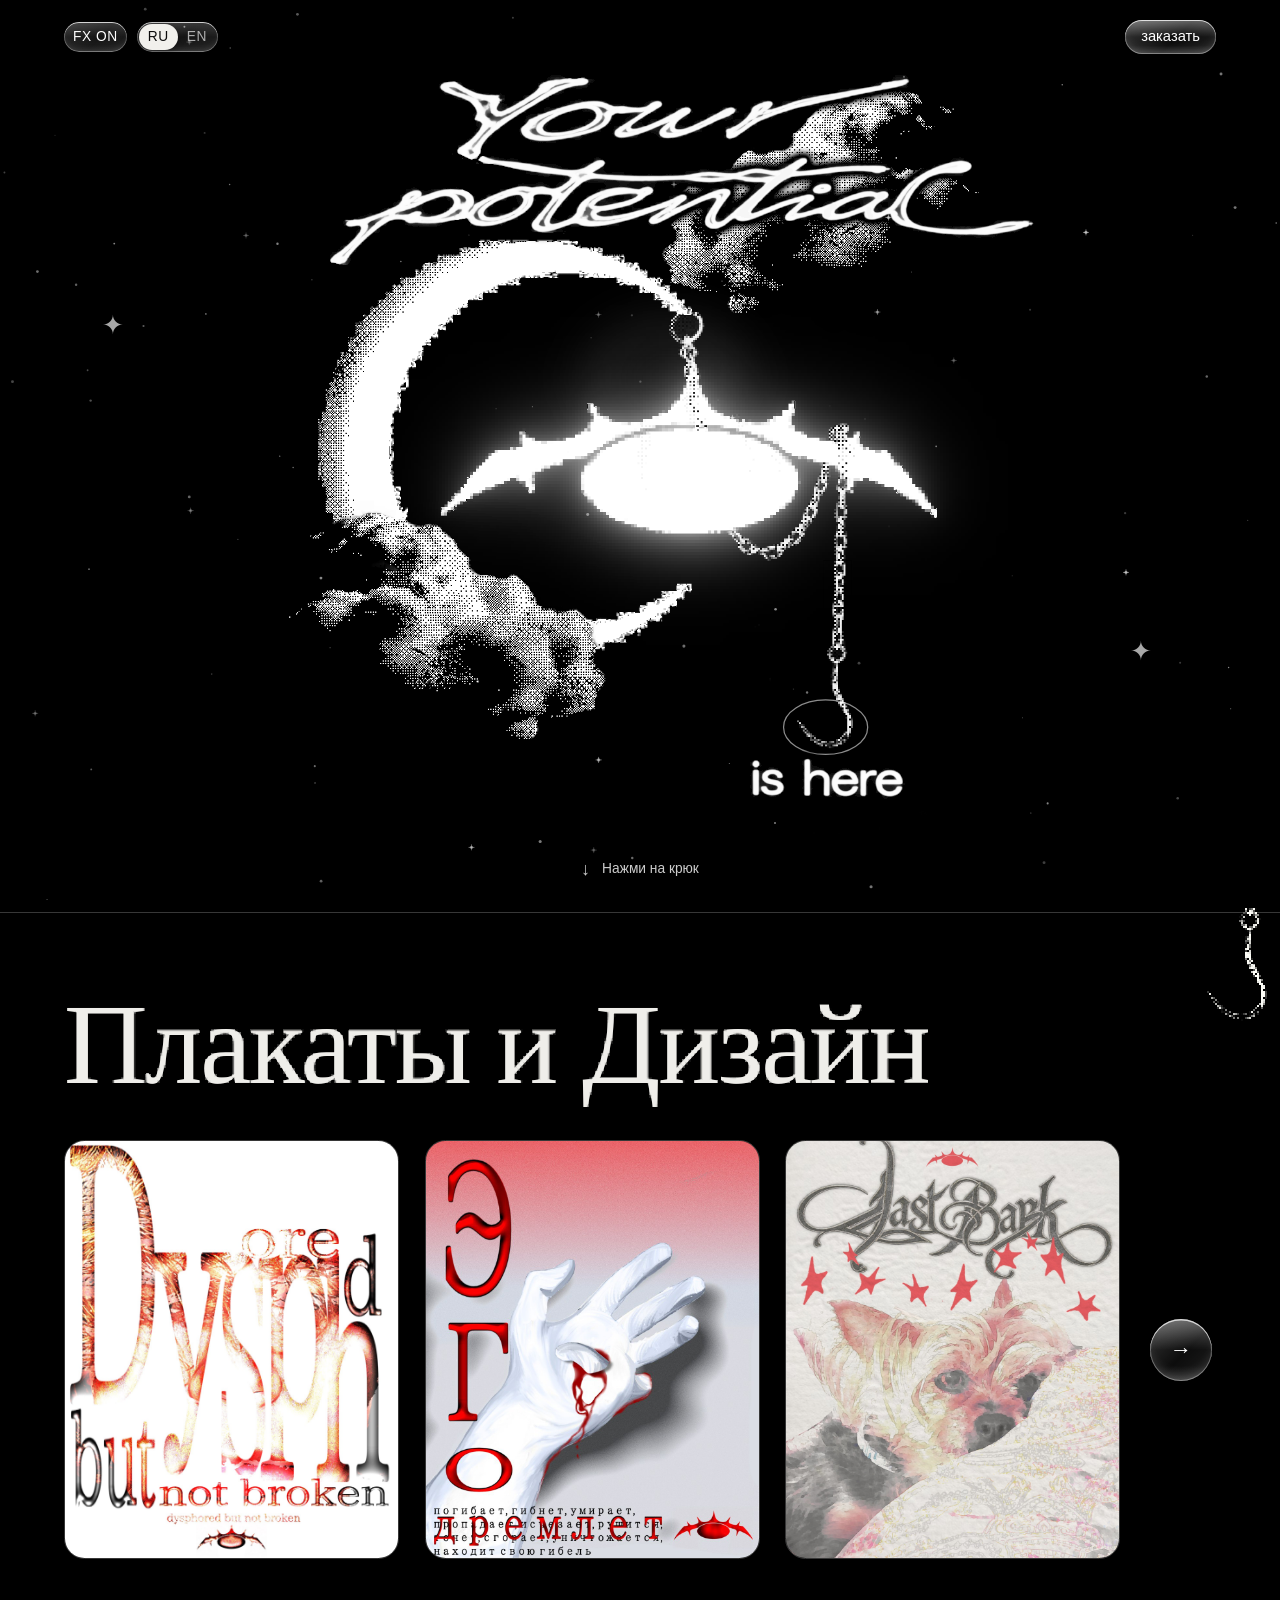
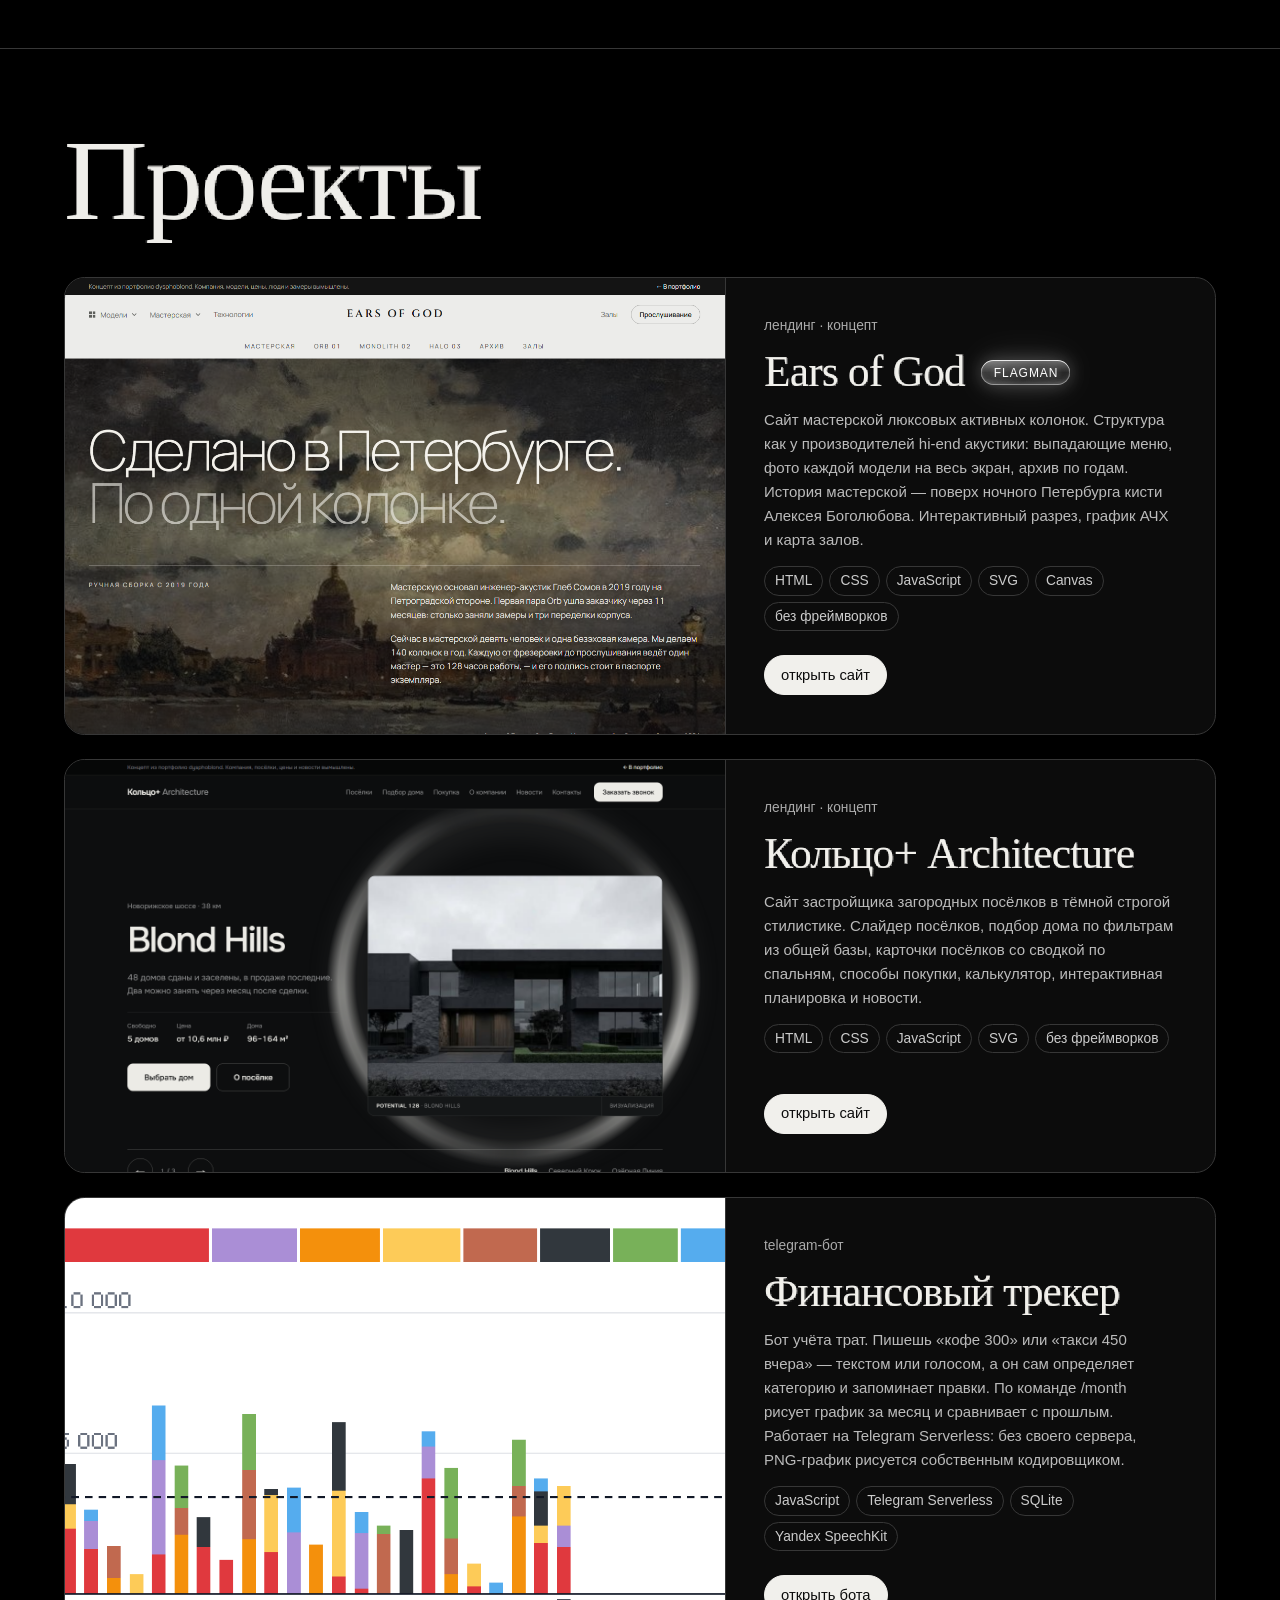
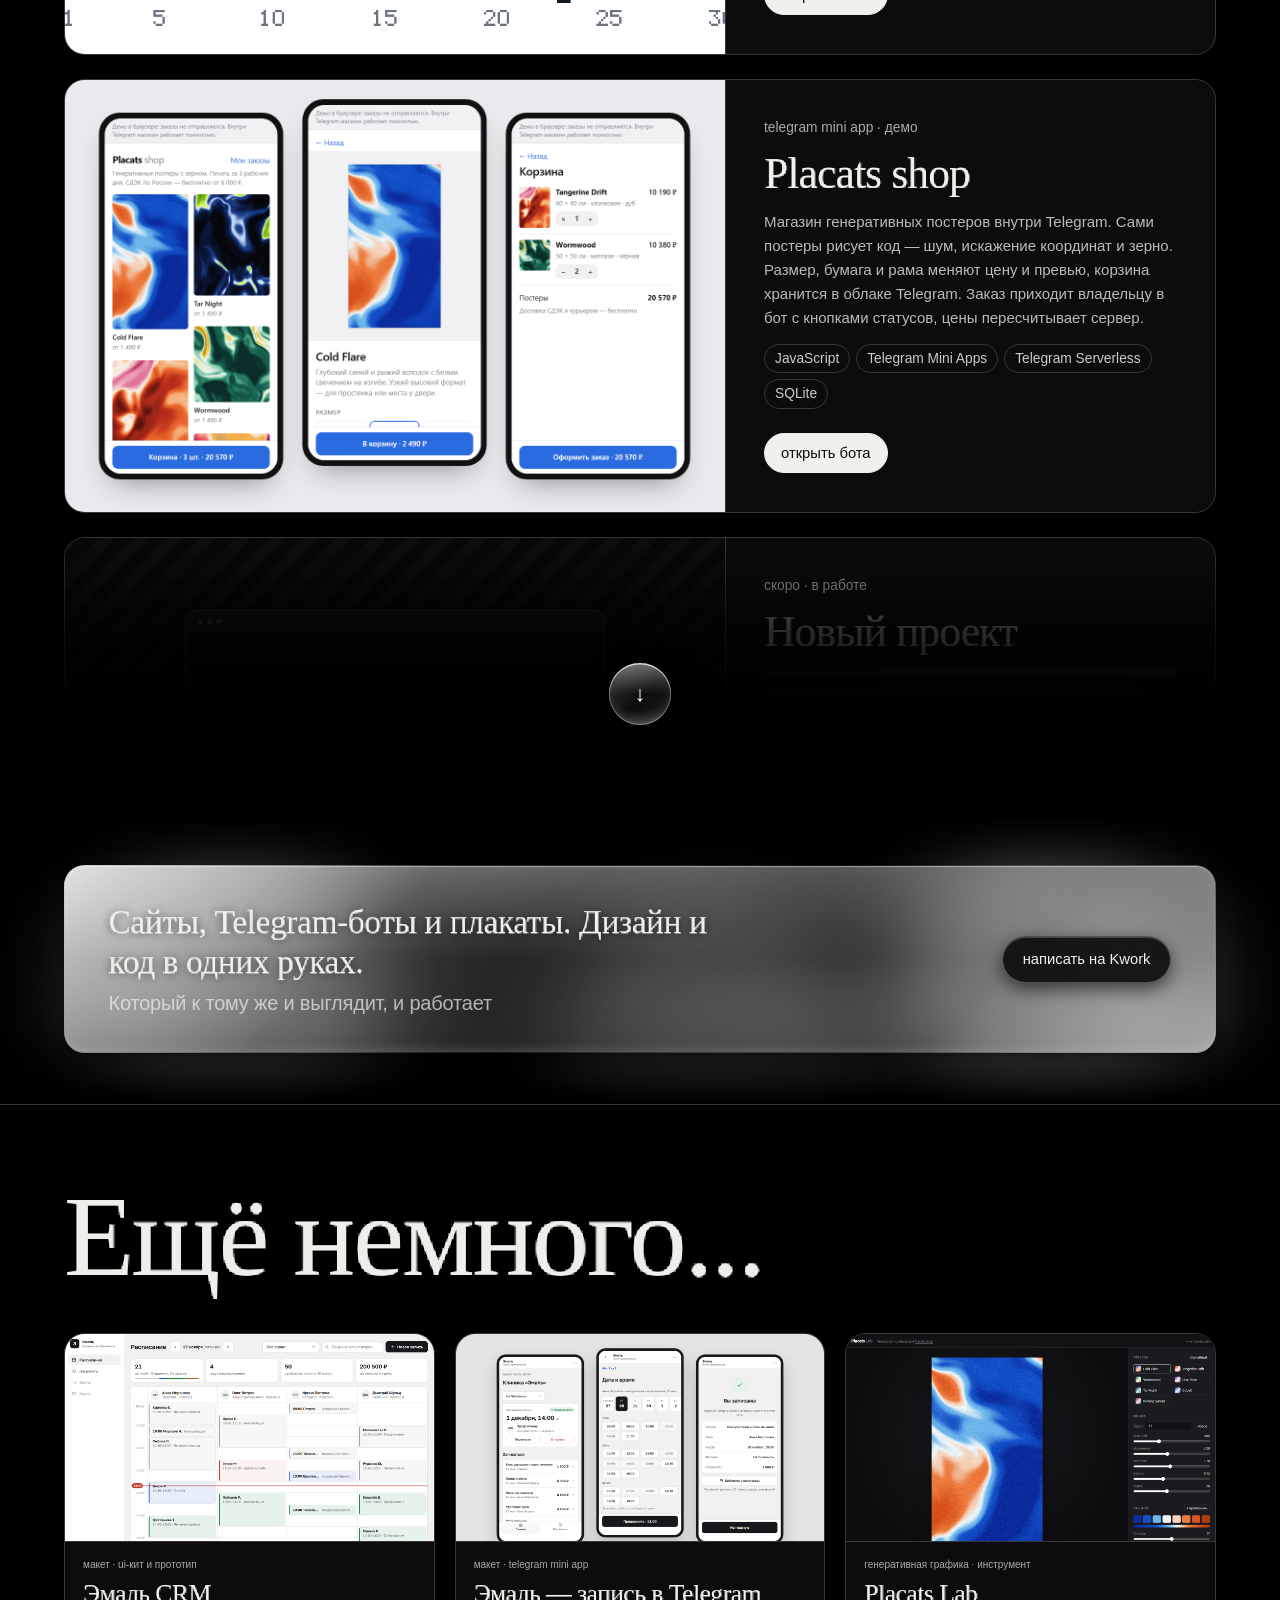
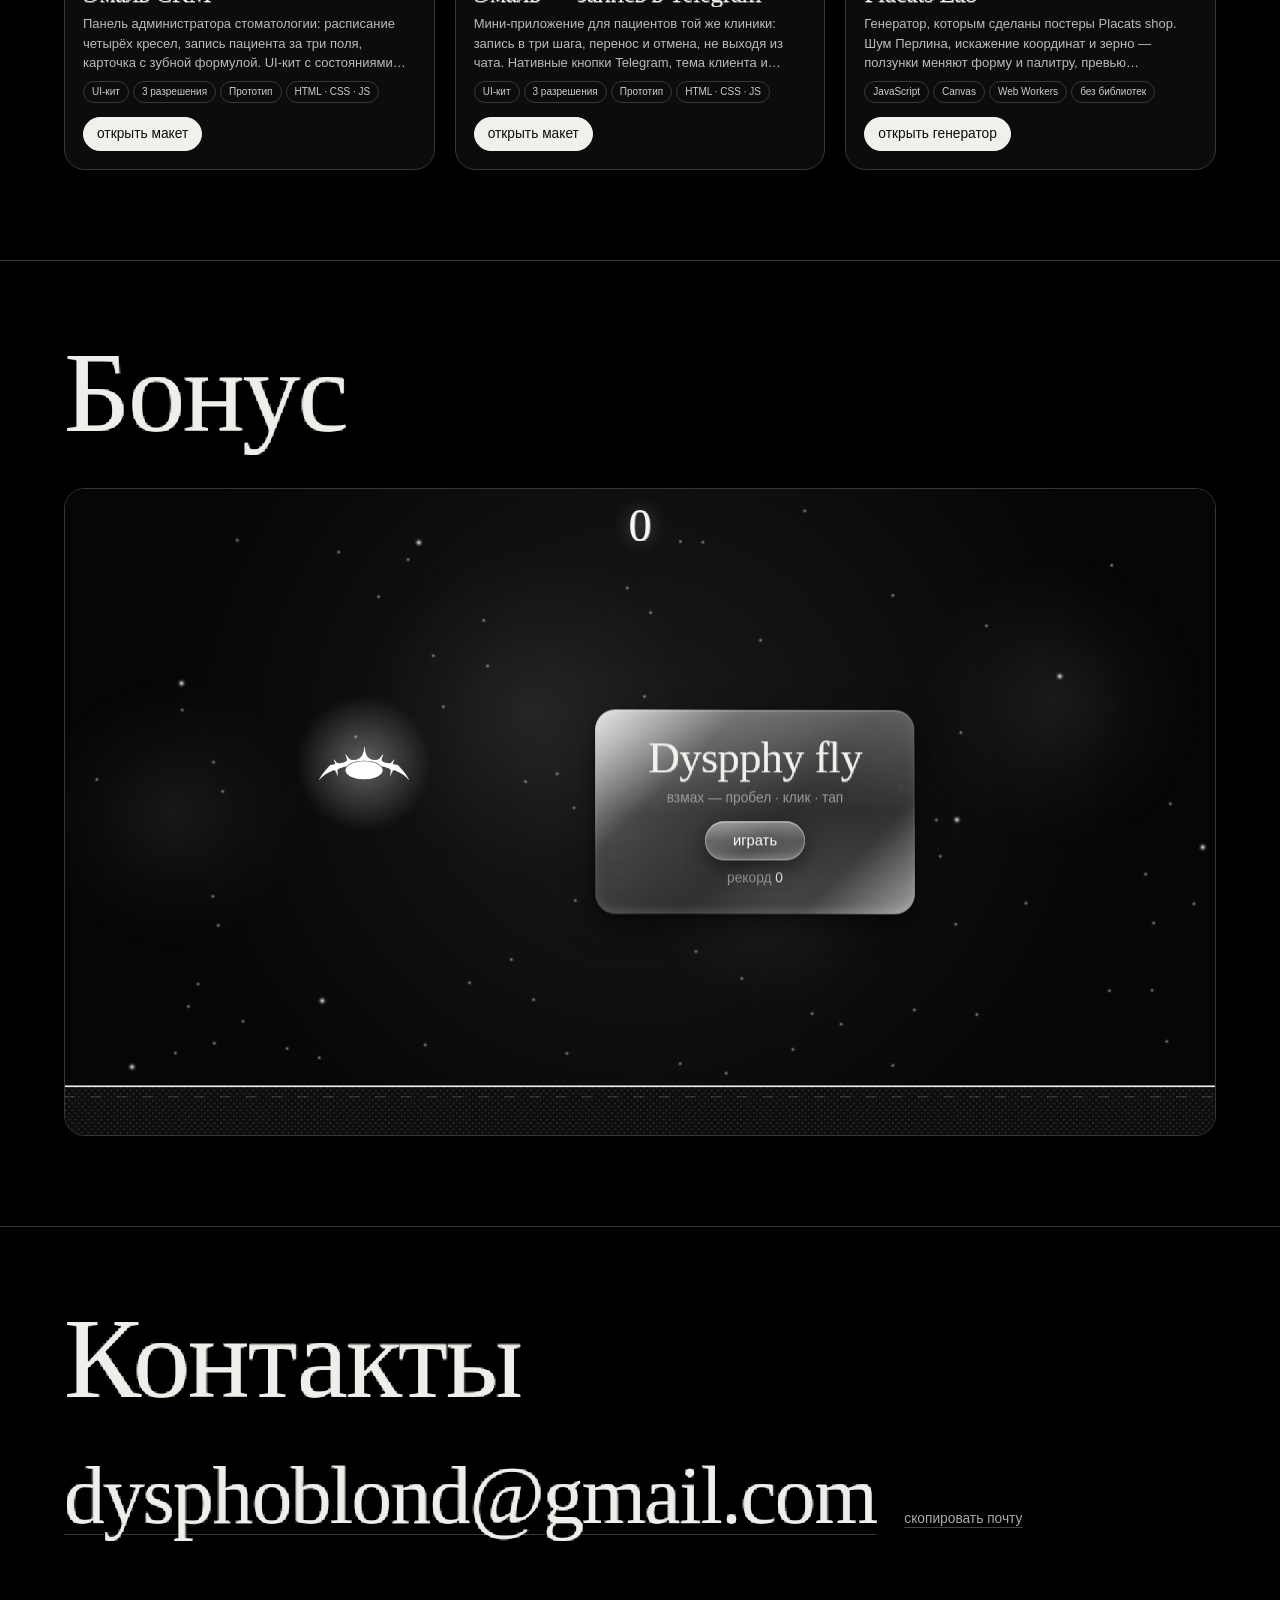
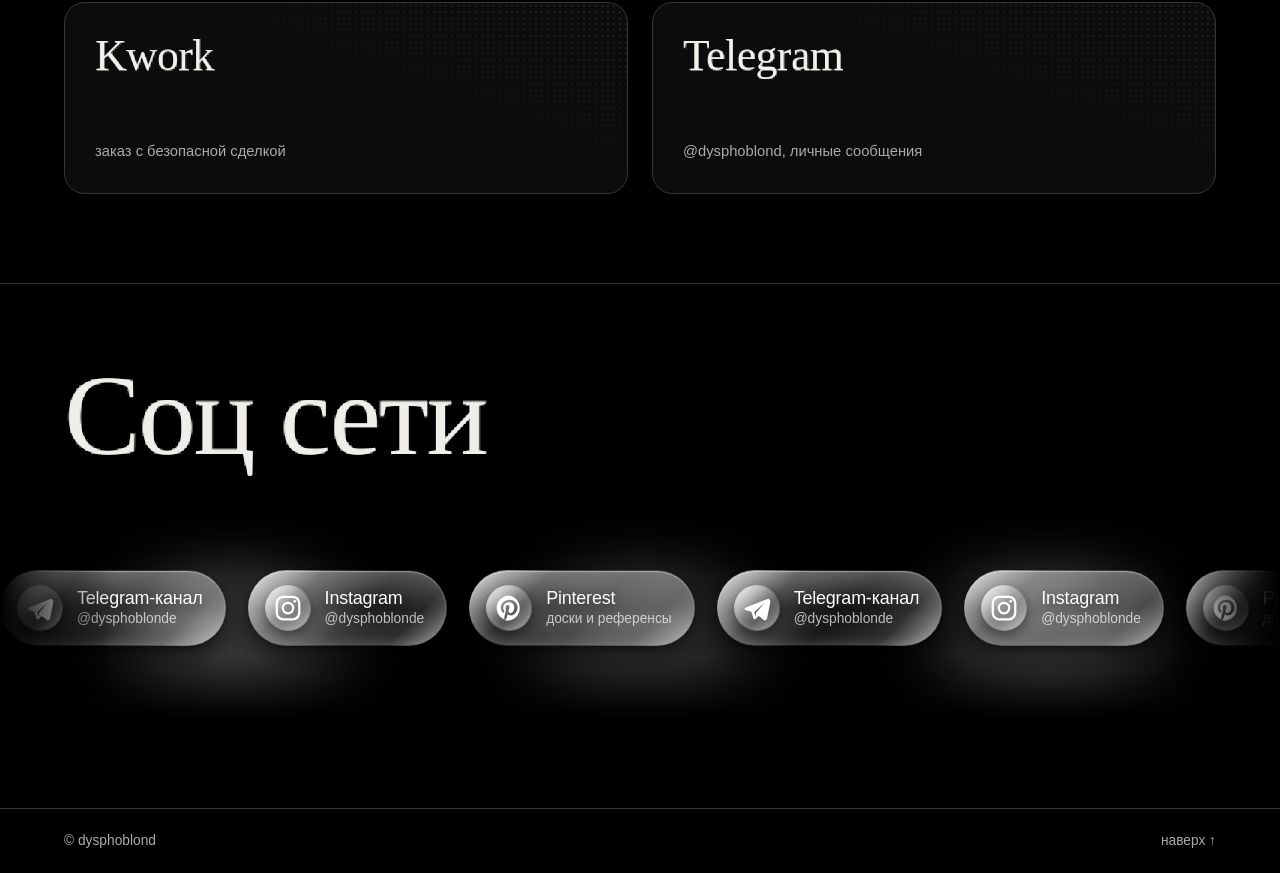
<file: index.html>
<!doctype html>
<html lang="ru">
<head><meta charset="utf-8"><meta name="viewport" content="width=device-width,initial-scale=1"><meta name="theme-color" content="#000000"><title>Your Potential — портфолио</title><link rel="stylesheet" href="style.css?v=42"><link rel="stylesheet" href="transition.css?v=1"></head>
<body><svg class="sr" width="0" height="0" aria-hidden="true" focusable="false"><defs><!-- Лёгкая «пикселизация» заголовков: шрифт тот же, края букв ступеньками по 3 px, как растр постера. Берём по одной точке из каждой клетки 3×3, растягиваем её на всю клетку и смешиваем с исходным гладким текстом примерно пополам — ступеньки видны, но мягко --><filter id="pixel-title" x="0" y="0" width="1" height="1" color-interpolation-filters="sRGB"><feFlood x="1" y="1" width="1" height="1" flood-color="#fff"/><feComposite width="3" height="3"/><feTile result="grid"/><feComposite in="SourceGraphic" in2="grid" operator="in"/><feMorphology operator="dilate" radius="1" result="blocks"/><feComponentTransfer in="blocks" result="b2"><feFuncA type="linear" slope=".5"/></feComponentTransfer><feComponentTransfer in="SourceGraphic" result="soft"><feFuncA type="linear" slope=".78"/></feComponentTransfer><feMerge result="mix"><feMergeNode in="soft"/><feMergeNode in="b2"/></feMerge><feComponentTransfer in="mix"><feFuncA type="linear" slope="1.12"/></feComponentTransfer></filter><!-- Для текста помельче (30–50 px): ступенька 2 px, иначе буквы рассыпаются --><filter id="pixel-text" x="0" y="0" width="1" height="1" color-interpolation-filters="sRGB"><feFlood x="0" y="0" width="1" height="1" flood-color="#fff"/><feComposite width="2" height="2"/><feTile result="grid"/><feComposite in="SourceGraphic" in2="grid" operator="in"/><feConvolveMatrix order="2" kernelMatrix="1 1 1 1" divisor="1" targetX="1" targetY="1" edgeMode="none" preserveAlpha="false" result="blocks"/><feComponentTransfer in="blocks" result="b2"><feFuncA type="linear" slope=".42"/></feComponentTransfer><feComponentTransfer in="SourceGraphic" result="soft"><feFuncA type="linear" slope=".85"/></feComponentTransfer><feMerge result="mix"><feMergeNode in="soft"/><feMergeNode in="b2"/></feMerge><feComponentTransfer in="mix"><feFuncA type="linear" slope="1.1"/></feComponentTransfer></filter></defs></svg><div class="atmosphere" aria-hidden="true"><div class="aureole"></div><canvas id="dust"></canvas></div>
<header class="topbar" id="topbar">
  <a class="topbar-logo" href="#top" aria-label="Наверх"><svg viewBox="0 356 1280 484" aria-hidden="true"><image href="complogo.png" width="1280" height="1280"/></svg></a>
  <nav class="topbar-nav" aria-label="Разделы сайта">
    <a href="#design">Дизайн</a><a href="#projects">Проекты</a><a href="#more">Ещё немного...</a><a href="#bonus">Бонус</a><a href="#contacts">Контакты</a><a href="#socials">Соц сети</a>
  </nav>
</header>
<main>
<section id="top" class="hero" aria-labelledby="hero-title">
  <h1 id="hero-title" class="sr">Your Potential — портфолио разработки</h1>
  <div class="edition"><button id="fx" aria-pressed="true" aria-label="Анимация">FX ON</button><div class="lang" role="group" aria-label="Язык"><button type="button" data-lang="ru" aria-pressed="true">RU</button><button type="button" data-lang="en" aria-pressed="false">EN</button></div><a class="order-button" href="#contacts"><span class="order-text">заказать</span></a></div>
  <div class="poster-stage">
  <!-- Слой 0: живые пиксели (облака, растр, контур логотипа) — рисует pixels.js -->
  <canvas class="poster-pixels" aria-hidden="true"></canvas>
  <svg class="poster" viewBox="0 0 1280 1280" xmlns="http://www.w3.org/2000/svg" aria-label="Постер Your Potential с подвесным крюком">
    <defs>
      <!-- Слой 1: фон постера без надписей -->
      <image id="art" href="drafts%20cover/posterwithouttext.png" width="1280" height="1280"/>
      <!-- Контур крюка с цепочкой, вырезанный из фона -->
      <clipPath id="tail"><path d="M936 818H982V1036H992V1126H886V1058H936Z"/></clipPath>
    </defs>
    <use href="#art" class="layer-base"/>
    <!-- Пустое место под качающимся крюком -->
    <path fill="#000" d="M936 818H982V1036H992V1126H886V1058H936Z"/>
    <!-- Слой 2: свечение лампы -->
    <ellipse class="glow" cx="720" cy="694" rx="165" ry="72" fill="white" pointer-events="none"/>
    <!-- Световой миг логотипа при нажатии на крюк: nav.js ставит .is-flashing на .poster-stage -->
    <g class="logo-flash" pointer-events="none" aria-hidden="true">
      <defs>
        <radialGradient id="flash-wide"><stop offset="0" stop-color="#fff" stop-opacity=".9"/><stop offset=".35" stop-color="#fff" stop-opacity=".45"/><stop offset="1" stop-color="#fff" stop-opacity="0"/></radialGradient>
        <radialGradient id="flash-core"><stop offset="0" stop-color="#fff"/><stop offset=".55" stop-color="#fff" stop-opacity=".85"/><stop offset="1" stop-color="#fff" stop-opacity="0"/></radialGradient>
      </defs>
      <ellipse class="flash-wide" cx="720" cy="680" rx="480" ry="230" fill="url(#flash-wide)"/>
      <ellipse class="flash-core" cx="720" cy="694" rx="200" ry="92" fill="url(#flash-core)"/>
    </g>
    <!-- Слой 3: крюк — ссылка к портфолио -->
    <a href="#design" class="hook" aria-label="Перейти к портфолио" tabindex="0"><title>Потянуть за крюк — к портфолио</title>
      <g class="swing"><use href="#art" clip-path="url(#tail)"/><ellipse class="ring" cx="940" cy="1088" rx="68" ry="44"/></g>
      <rect x="870" y="800" width="135" height="335" fill="transparent"/>
    </a>
    <!-- Слой 4: надписи. «Your» и «is here» постоянные, второе слово сменяется (words.js), картинки слов — drafts cover/words -->
    <defs>
      <!-- Тёмный ореол вокруг букв, чтобы текст читался поверх облаков -->
      <filter id="halo" filterUnits="userSpaceOnUse" x="0" y="0" width="1280" height="1280">
        <feMorphology in="SourceAlpha" operator="dilate" radius="6" result="wide"/>
        <feGaussianBlur in="wide" stdDeviation="6" result="soft"/>
        <feComponentTransfer in="soft" result="shade"><feFuncA type="linear" slope="1.6"/></feComponentTransfer>
        <feFlood flood-color="#000"/><feComposite in2="shade" operator="in" result="shadow"/>
        <feMerge><feMergeNode in="shadow"/><feMergeNode in="SourceGraphic"/></feMerge>
      </filter>
      <!-- «Плавление» при смене слова: масштаб искажения анимирует words.js -->
      <filter id="melt" filterUnits="userSpaceOnUse" x="0" y="0" width="1280" height="460">
        <feTurbulence id="melt-noise" type="fractalNoise" baseFrequency=".006 .08" numOctaves="2" seed="3" result="noise"/>
        <feDisplacementMap id="melt-map" in="SourceGraphic" in2="noise" scale="0" xChannelSelector="R" yChannelSelector="G"/>
      </filter>
    </defs>
    <g class="layer-text" pointer-events="none" aria-hidden="true">
      <g filter="url(#halo)">
        <image href="drafts%20cover/text-your.png" width="1280" height="1280"/>
        <g class="word-slot">
          <image class="word" data-word="potential" href="drafts%20cover/text-potential.png" width="1280" height="1280"/>
          <image class="word" data-word="design" href="drafts%20cover/words/design.png" x="172.9" y="165.7" width="1066.2" height="180.7" opacity="0"/>
          <image class="word" data-word="mini-apps" href="drafts%20cover/words/mini-apps.png" x="16.9" y="180.3" width="1245.1" height="151.3" opacity="0"/>
          <image class="word" data-word="sites" href="drafts%20cover/words/sites.png" x="273.5" y="191.5" width="865.1" height="129.1" opacity="0"/>
          <image class="word" data-word="bots" href="drafts%20cover/words/bots.png" x="328.6" y="181.2" width="754.7" height="149.5" opacity="0"/>
          <image class="word" data-word="landings" href="drafts%20cover/words/landings.png" x="131.7" y="169.2" width="1130.3" height="173.6" opacity="0"/>
          <image class="word" data-word="frontend" href="drafts%20cover/words/frontend.png" x="52.5" y="160.3" width="1209.5" height="191.3" opacity="0"/>
        </g>
      </g>
    </g>
  </svg>
  </div>
  <a class="hint" href="#design"><span>↓</span> <span class="hint-text">Нажми на крюк</span></a>
</section>
<section id="design" class="block" aria-labelledby="design-title" tabindex="-1">
  <h2 id="design-title">Плакаты и Дизайн</h2>
  <!-- На главной — три постера и стрелка в галерею (gallery.html). data-colors — цвета фона просмотра -->
  <div class="design-preview">
    <div class="works works-three">
      <a class="work" href="tg%20pics/photo_2026-11-20_10-43-12.jpg" data-title="Dysphored but not broken" data-colors="#f05238,#ffa429">
        <img src="tg%20pics/photo_2026-11-20_10-43-12.jpg" alt="Типографическая композиция Dysph: крупные буквы с огненной фактурой и надпись «but not broken»" width="1536" height="2048" loading="lazy">
        <span class="work-peek" aria-hidden="true"><svg viewBox="0 0 32 20" aria-hidden="true"><path d="M1.5 10C5.5 3.8 10.4 1.5 16 1.5S26.5 3.8 30.5 10C26.5 16.2 21.6 18.5 16 18.5S5.5 16.2 1.5 10Z"/><circle cx="16" cy="10" r="4.6"/><circle class="eye-glint" cx="17.6" cy="8.4" r="1.3"/></svg><span>рассмотреть поближе</span></span>
        <span class="work-more" aria-hidden="true">Рассмотреть побольше</span>
      </a>
      <a class="work" href="tg%20pics/ego.jpg" data-title="Эго дремлет" data-colors="#f33441,#c4c8d2">
        <img src="tg%20pics/ego.jpg" alt="Эго дремлет: белая рука с каплями крови и красные буквы «ЭГО» на розово-сером фоне" width="1024" height="1280" loading="lazy">
        <span class="work-peek" aria-hidden="true"><svg viewBox="0 0 32 20" aria-hidden="true"><path d="M1.5 10C5.5 3.8 10.4 1.5 16 1.5S26.5 3.8 30.5 10C26.5 16.2 21.6 18.5 16 18.5S5.5 16.2 1.5 10Z"/><circle cx="16" cy="10" r="4.6"/><circle class="eye-glint" cx="17.6" cy="8.4" r="1.3"/></svg><span>рассмотреть поближе</span></span>
        <span class="work-more" aria-hidden="true">Рассмотреть побольше</span>
      </a>
      <a class="work" href="assets/sheet-258.jpg" data-title="Last Bark" data-colors="#f1363e,#d57f53">
        <img src="assets/sheet-258.jpg" alt="Last Bark: собака под красными звёздами" width="1920" height="2560" loading="lazy">
        <span class="work-peek" aria-hidden="true"><svg viewBox="0 0 32 20" aria-hidden="true"><path d="M1.5 10C5.5 3.8 10.4 1.5 16 1.5S26.5 3.8 30.5 10C26.5 16.2 21.6 18.5 16 18.5S5.5 16.2 1.5 10Z"/><circle cx="16" cy="10" r="4.6"/><circle class="eye-glint" cx="17.6" cy="8.4" r="1.3"/></svg><span>рассмотреть поближе</span></span>
        <span class="work-more" aria-hidden="true">Рассмотреть побольше</span>
      </a>
    </div>
    <a class="design-more" href="gallery.html" aria-label="Плакаты и Дизайн: галерея — все работы"><span class="design-more-arrow" aria-hidden="true">→</span></a>
  </div>
</section>
<section id="projects" class="block" aria-labelledby="projects-title">
  <h2 id="projects-title">Проекты</h2>
  <!-- Карточки проектов: превью, описание, стек. Сами проекты лежат в projects/ -->
  <div class="projects">
    <!-- Карточка проекта: превью — ссылка на проект, внизу кнопки. Карточка не ссылка целиком: в ней может быть несколько ссылок -->
    <div class="project project-split">
      <a class="project-shot" href="projects/dysph-audio/index.html" tabindex="-1" aria-hidden="true"><img src="projects/dysph-audio/preview.png?v=8" alt="" width="1440" height="900" loading="lazy"></a>
      <div class="project-info">
        <small>Лендинг · концепт</small>
        <div class="project-head"><b class="project-title">Ears of God</b><span class="flagman">FLAGMAN</span></div>
        <span class="project-text">Сайт мастерской люксовых активных колонок. Структура как у производителей hi-end акустики: выпадающие меню, фото каждой модели на весь экран, архив по годам. История мастерской — поверх ночного Петербурга кисти Алексея Боголюбова. Интерактивный разрез, график АЧХ и карта залов.</span>
        <span class="project-stack"><i>HTML</i><i>CSS</i><i>JavaScript</i><i>SVG</i><i>Canvas</i><i>без фреймворков</i></span>
        <div class="project-actions">
          <a class="project-btn project-btn-main" href="projects/dysph-audio/index.html">открыть сайт</a>
        </div>
      </div>
    </div>
    <div class="project project-split">
      <a class="project-shot" href="projects/dysph-house/index.html" tabindex="-1" aria-hidden="true"><img src="projects/dysph-house/preview.png?v=10" alt="" width="1440" height="900" loading="lazy"></a>
      <div class="project-info">
        <small>Лендинг · концепт</small>
        <b class="project-title">Кольцо+ Architecture</b>
        <span class="project-text">Сайт застройщика загородных посёлков в тёмной строгой стилистике. Слайдер посёлков, подбор дома по фильтрам из общей базы, карточки посёлков со сводкой по спальням, способы покупки, калькулятор, интерактивная планировка и новости.</span>
        <span class="project-stack"><i>HTML</i><i>CSS</i><i>JavaScript</i><i>SVG</i><i>без фреймворков</i></span>
        <div class="project-actions">
          <a class="project-btn project-btn-main" href="projects/dysph-house/index.html">открыть сайт</a>
        </div>
      </div>
    </div>
    <div class="project project-split">
      <a class="project-shot" href="https://t.me/financialtrackerTEST_bot" target="_blank" rel="noopener" tabindex="-1" aria-hidden="true"><img src="assets/money-bot-preview.png" alt="" width="1000" height="600" loading="lazy"></a>
      <div class="project-info">
        <small>Telegram-бот</small>
        <b class="project-title">Финансовый трекер</b>
        <span class="project-text">Бот учёта трат. Пишешь «кофе 300» или «такси 450 вчера» — текстом или голосом, а он сам определяет категорию и запоминает правки. По команде /month рисует график за месяц и сравнивает с прошлым. Работает на Telegram Serverless: без своего сервера, PNG-график рисуется собственным кодировщиком.</span>
        <span class="project-stack"><i>JavaScript</i><i>Telegram Serverless</i><i>SQLite</i><i>Yandex SpeechKit</i></span>
        <div class="project-actions">
          <a class="project-btn project-btn-main" href="https://t.me/financialtrackerTEST_bot" target="_blank" rel="noopener">открыть бота</a>
        </div>
      </div>
    </div>
    <div class="project project-split">
      <a class="project-shot" href="https://t.me/placatsshopTEST_bot" target="_blank" rel="noopener" tabindex="-1" aria-hidden="true"><img src="assets/poster-shop-preview.png" alt="" width="1440" height="900" loading="lazy"></a>
      <div class="project-info">
        <small>Telegram Mini App · демо</small>
        <b class="project-title">Placats shop</b>
        <span class="project-text">Магазин генеративных постеров внутри Telegram. Сами постеры рисует код — шум, искажение координат и зерно. Размер, бумага и рама меняют цену и превью, корзина хранится в облаке Telegram. Заказ приходит владельцу в бот с кнопками статусов, цены пересчитывает сервер.</span>
        <span class="project-stack"><i>JavaScript</i><i>Telegram Mini Apps</i><i>Telegram Serverless</i><i>SQLite</i></span>
        <div class="project-actions">
          <a class="project-btn project-btn-main" href="https://t.me/placatsshopTEST_bot" target="_blank" rel="noopener">открыть бота</a>
        </div>
      </div>
    </div>
  </div>
  <!-- Проекты после третьего: свёрнуты, видно только верх следующего под затемнением. Стрелка раскрывает раздел (sections.js) -->
  <div class="projects-more is-collapsed" id="projects-more">
    <!-- Четвёртый проект: пока макет-заглушка — замените на карточку проекта по образцу выше -->
    <div class="project project-split project-mock" role="group" aria-label="Проект в работе">
      <div class="project-shot project-shot-mock" aria-hidden="true">
        <div class="build">
          <div class="build-win">
            <i class="b-bar"><b></b><b></b><b></b></i>
            <i class="b-nav"></i>
            <i class="b-hero"></i>
            <i class="b-line l1"></i>
            <i class="b-line l2"></i>
            <i class="b-cards"><b></b><b></b><b></b></i>
            <i class="b-cursor"></i>
          </div>
          <div class="build-status"><b class="build-dots"><i></i><i></i><i></i></b><span>в работе</span><em class="build-progress"><i></i></em></div>
        </div>
      </div>
      <div class="project-info">
        <small>Скоро · в работе</small>
        <b class="project-title">Новый проект</b>
        <span class="mock-lines" aria-hidden="true"><i></i><i></i><i></i></span>
        <span class="project-stack" aria-hidden="true"><i class="mock-chip"></i><i class="mock-chip"></i><i class="mock-chip"></i></span>
        <div class="project-actions"><span class="project-btn project-btn-main is-disabled" aria-disabled="true">скоро</span></div>
      </div>
    </div>
  </div>
  <div class="projects-toggle-row"><button class="projects-toggle" type="button" aria-expanded="false" aria-controls="projects-more"><span class="projects-toggle-arrow" aria-hidden="true">↓</span><span class="sr projects-toggle-label">показать все проекты</span></button></div>
</section>
<aside class="kwork" aria-label="Заказ на Kwork">
  <div class="kwork-blobs" aria-hidden="true"><i></i><i></i><i></i></div>
  <div class="kwork-glass">
    <div class="kwork-words">
      <p>Сайты, Telegram-боты и плакаты. Дизайн и код в одних руках.</p>
      <p>Который к тому же и выглядит, и работает</p>
    </div>
    <a class="kwork-button" href="https://kwork.ru/user/dysphoblond" target="_blank" rel="noopener">написать на Kwork</a>
  </div>
</aside>
<section id="more" class="block" aria-labelledby="more-title">
  <h2 id="more-title">Ещё немного...</h2>
  <!-- Эксперименты и инструменты, которые не уместились в «Проекты». Компактная сетка: новые карточки встают в ряд -->
  <div class="projects projects-compact">
    <div class="project project-split">
      <a class="project-shot" href="projects/emal-crm/index.html" tabindex="-1" aria-hidden="true"><img src="projects/emal-crm/preview.png?v=1" alt="" width="1440" height="900" loading="lazy"></a>
      <div class="project-info">
        <small>Макет · UI-кит и прототип</small>
        <b class="project-title">Эмаль CRM</b>
        <span class="project-text">Панель администратора стоматологии: расписание четырёх кресел, запись пациента за три поля, карточка с зубной формулой. UI-кит с состояниями кнопок и полей, экраны 1440, 834 и 390, кликабельный прототип с модальными окнами и выпадающими списками.</span>
        <span class="project-stack"><i>UI-кит</i><i>3 разрешения</i><i>Прототип</i><i>HTML · CSS · JS</i></span>
        <div class="project-actions">
          <a class="project-btn project-btn-main" href="projects/emal-crm/index.html">открыть макет</a>
        </div>
      </div>
    </div>
    <div class="project project-split">
      <a class="project-shot" href="projects/emal-app/index.html" tabindex="-1" aria-hidden="true"><img src="projects/emal-app/preview.png?v=1" alt="" width="1440" height="900" loading="lazy"></a>
      <div class="project-info">
        <small>Макет · Telegram Mini App</small>
        <b class="project-title">Эмаль — запись в Telegram</b>
        <span class="project-text">Мини-приложение для пациентов той же клиники: запись в три шага, перенос и отмена, не выходя из чата. Нативные кнопки Telegram, тема клиента и виброотклик. UI-кит, экраны 360, 390 и 768, прототип с переходами и нижней шторкой.</span>
        <span class="project-stack"><i>UI-кит</i><i>3 разрешения</i><i>Прототип</i><i>HTML · CSS · JS</i></span>
        <div class="project-actions">
          <a class="project-btn project-btn-main" href="projects/emal-app/index.html">открыть макет</a>
        </div>
      </div>
    </div>
    <div class="project project-split">
      <a class="project-shot" href="projects/placats-lab/index.html" tabindex="-1" aria-hidden="true"><img src="projects/placats-lab/preview.png" alt="" width="1440" height="900" loading="lazy"></a>
      <div class="project-info">
        <small>Генеративная графика · инструмент</small>
        <b class="project-title">Placats Lab</b>
        <span class="project-text">Генератор, которым сделаны постеры Placats shop. Шум Перлина, искажение координат и зерно — ползунки меняют форму и палитру, превью перерисовывается сразу. Готовый постер скачивается в PNG до 4800 px, а параметры хранятся в ссылке.</span>
        <span class="project-stack"><i>JavaScript</i><i>Canvas</i><i>Web Workers</i><i>без библиотек</i></span>
        <div class="project-actions">
          <a class="project-btn project-btn-main" href="projects/placats-lab/index.html">открыть генератор</a>
        </div>
      </div>
    </div>
  </div>
</section>
<section id="bonus" class="block" aria-labelledby="bonus-title">
  <h2 id="bonus-title">Бонус</h2>
  <!-- Игра «dyspphy fly» — рисует game.js -->
  <div class="game" tabindex="0" role="application" aria-label="Мини-игра dyspphy fly. Кнопка «Играть» начинает игру, пробел, клик или касание — взмах">
    <canvas class="game-canvas" aria-hidden="true"></canvas>
    <div class="game-score" aria-hidden="true">0</div>
    <div class="game-panel" aria-live="polite">
      <p class="game-title">Dyspphy fly</p>
      <p class="game-text"></p>
      <p class="game-hint">взмах — пробел · клик · тап</p>
      <button class="game-start" type="button">играть</button>
      <p class="game-best"><span class="game-best-label">рекорд</span> <b class="game-best-value">0</b></p>
    </div>
  </div>
</section>
<section id="contacts" class="block" aria-labelledby="contacts-title">
  <h2 id="contacts-title">Контакты</h2>
  <!-- Контакты: почта крупно, под ней две карточки каналов. Без иконок и плашек -->
  <div class="reach">
    <div class="reach-mail">
      <a href="mailto:dysphoblond@gmail.com">dysphoblond@gmail.com</a>
      <button class="reach-copy" type="button" data-copy="dysphoblond@gmail.com">скопировать почту</button>
    </div>
    <!-- Kwork и Telegram — карточки, которые «проваливаются» под курсором (contacts.js) -->
    <div class="reach-cards">
      <a class="reach-card" href="https://kwork.ru/user/dysphoblond" target="_blank" rel="noopener"><b>Kwork</b><span>заказ с безопасной сделкой</span></a>
      <a class="reach-card" href="https://t.me/dysphoblond" target="_blank" rel="noopener"><b>Telegram</b><span>@dysphoblond, личные сообщения</span></a>
    </div>
  </div>
</section>
<section id="socials" class="block" aria-labelledby="socials-title">
  <h2 id="socials-title">Соц сети</h2>
  <!-- Лента соцсетей в стиле liquid glass -->
  <div class="socials-stage">
    <div class="socials-blobs" aria-hidden="true"><i></i><i></i><i></i></div>
    <ul class="socials-row">
      <li><a class="glass" href="https://t.me/dysphoblonde" target="_blank" rel="noopener"><svg viewBox="0 0 24 24" aria-hidden="true"><path d="M21.4 4.3 2.9 11.5c-1 .4-1 1.8.1 2.1l4.5 1.4 1.7 5.4c.2.7 1.1.9 1.6.4l2.5-2.4 4.8 3.5c.6.5 1.5.1 1.7-.6L23 5.8c.2-1-.7-1.8-1.6-1.5Zm-11.7 10.8 8.6-7.6-7 8.3-.3 3.2-1.3-3.9Z"/></svg><span><b>Telegram-канал</b><small>@dysphoblonde</small></span></a></li>
      <li><a class="glass" href="https://www.instagram.com/dysphoblonde/" target="_blank" rel="noopener"><svg viewBox="0 0 24 24" aria-hidden="true" class="stroke"><rect x="3" y="3" width="18" height="18" rx="5.2"/><circle cx="12" cy="12" r="4.2"/><circle cx="17.4" cy="6.6" r="1.1" class="dot"/></svg><span><b>Instagram</b><small>@dysphoblonde</small></span></a></li>
      <li><a class="glass" href="https://pin.it/6AhCECj4q" target="_blank" rel="noopener"><svg viewBox="0 0 24 24" aria-hidden="true"><path d="M12 2a10 10 0 0 0-3.6 19.3c-.1-.8-.2-2 0-2.9l1.2-5s-.3-.6-.3-1.5c0-1.4.8-2.4 1.8-2.4.9 0 1.3.6 1.3 1.4 0 .9-.5 2.1-.8 3.3-.2 1 .5 1.8 1.5 1.8 1.8 0 3.1-1.9 3.1-4.6 0-2.4-1.7-4.1-4.2-4.1-2.9 0-4.6 2.2-4.6 4.4 0 .9.3 1.8.8 2.3l.1.3-.3 1.2c0 .2-.2.3-.4.2-1.3-.6-2.1-2.5-2.1-4 0-3.3 2.4-6.3 6.9-6.3 3.6 0 6.4 2.6 6.4 6 0 3.6-2.3 6.5-5.4 6.5-1.1 0-2.1-.6-2.4-1.2l-.7 2.5c-.2.9-.9 2.1-1.3 2.8A10 10 0 1 0 12 2Z"/></svg><span><b>Pinterest</b><small>доски и референсы</small></span></a></li>
    </ul>
  </div>
</section>
</main><footer><span>© dysphoblond</span><a href="#top">наверх ↑</a></footer>
<dialog id="work-viewer" class="viewer" aria-label="Просмотр работы">
  <div class="viewer-bg" aria-hidden="true"><i class="flow flow-x"></i><i class="flow flow-y"></i><i class="viewer-shade"></i></div>
  <figure class="viewer-figure"><img alt=""></figure>
  <button class="viewer-close" aria-label="Закрыть">закрыть ×</button>
  <button class="viewer-nav viewer-prev" aria-label="Предыдущая работа">←</button>
  <button class="viewer-nav viewer-next" aria-label="Следующая работа">→</button>
</dialog>
<script src="i18n.js?v=20"></script><script src="sections.js?v=5"></script><script src="design.js"></script><script src="atmosphere.js"></script><script src="pixels.js?v=3"></script><script src="words.js"></script><script src="nav.js?v=7"></script><script src="game.js?v=4"></script><script src="contacts.js?v=4"></script><script src="chain.js?v=3"></script></body></html>
</file>
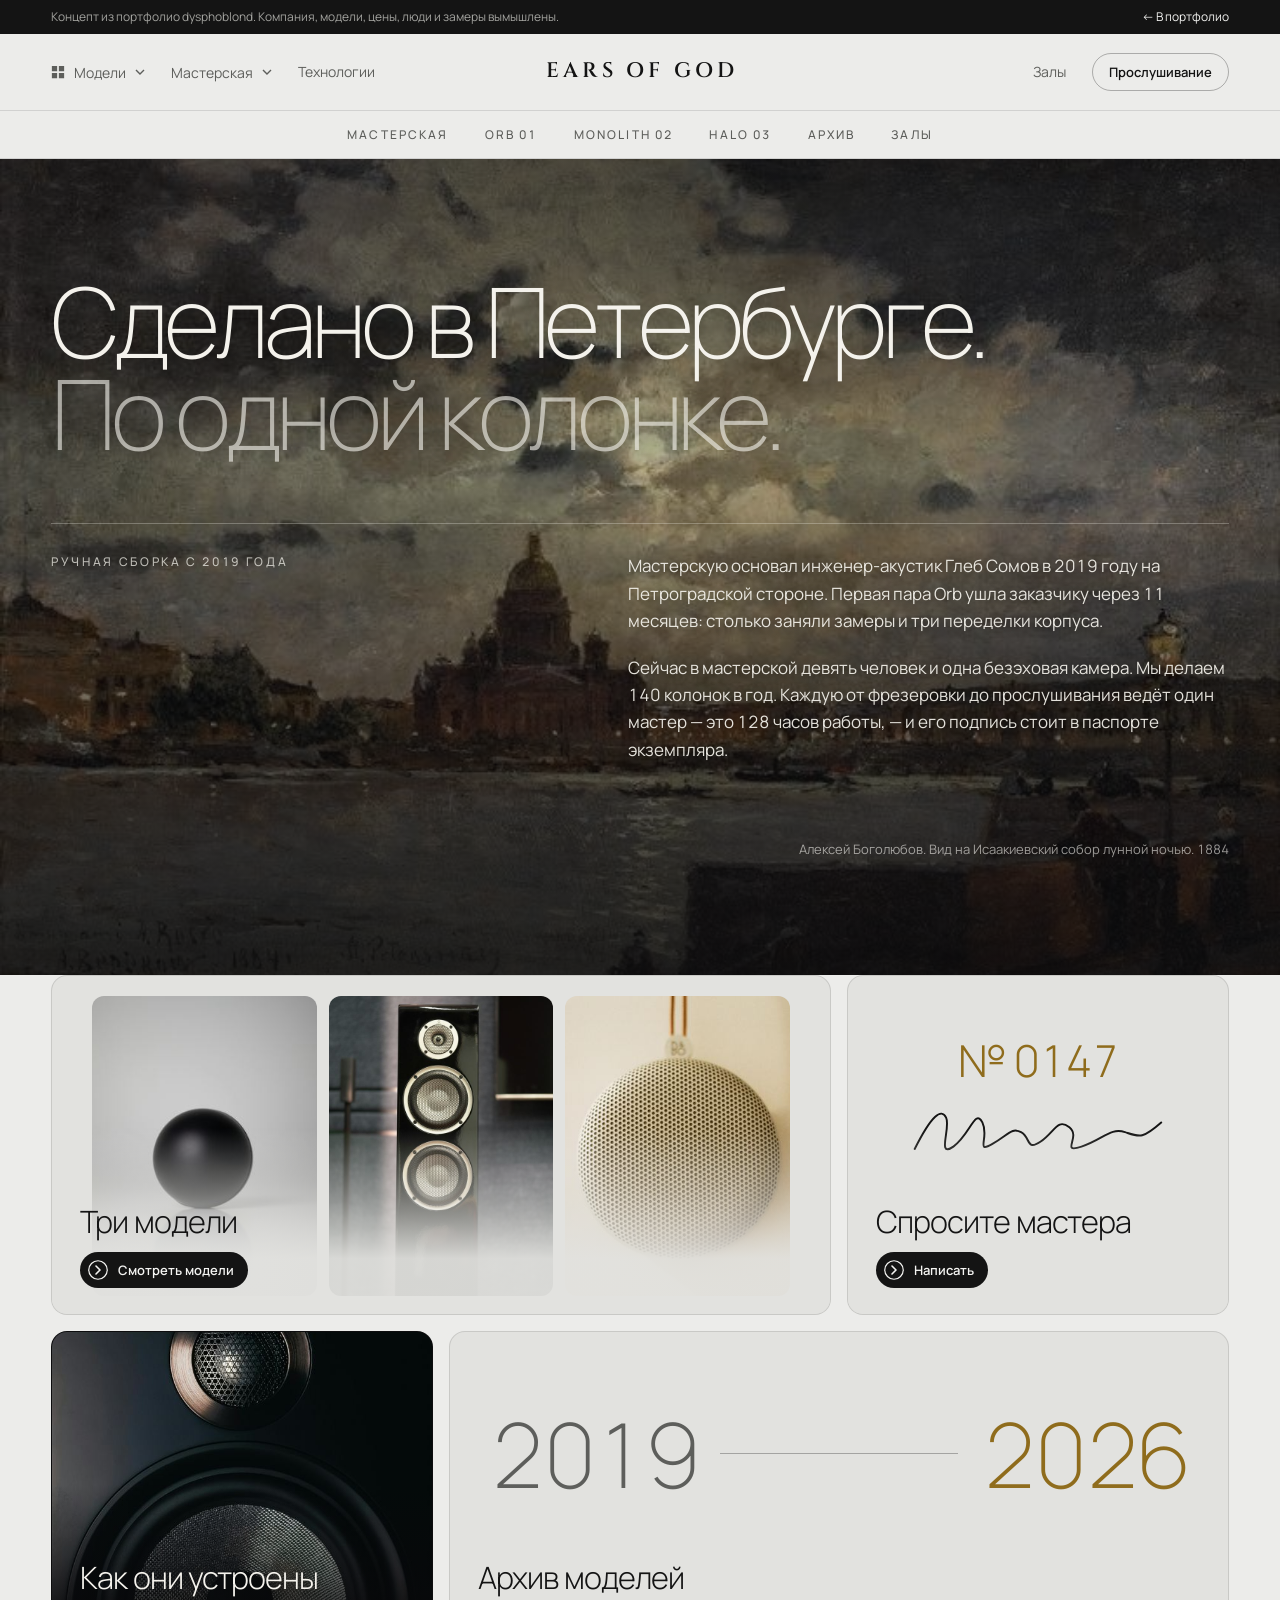
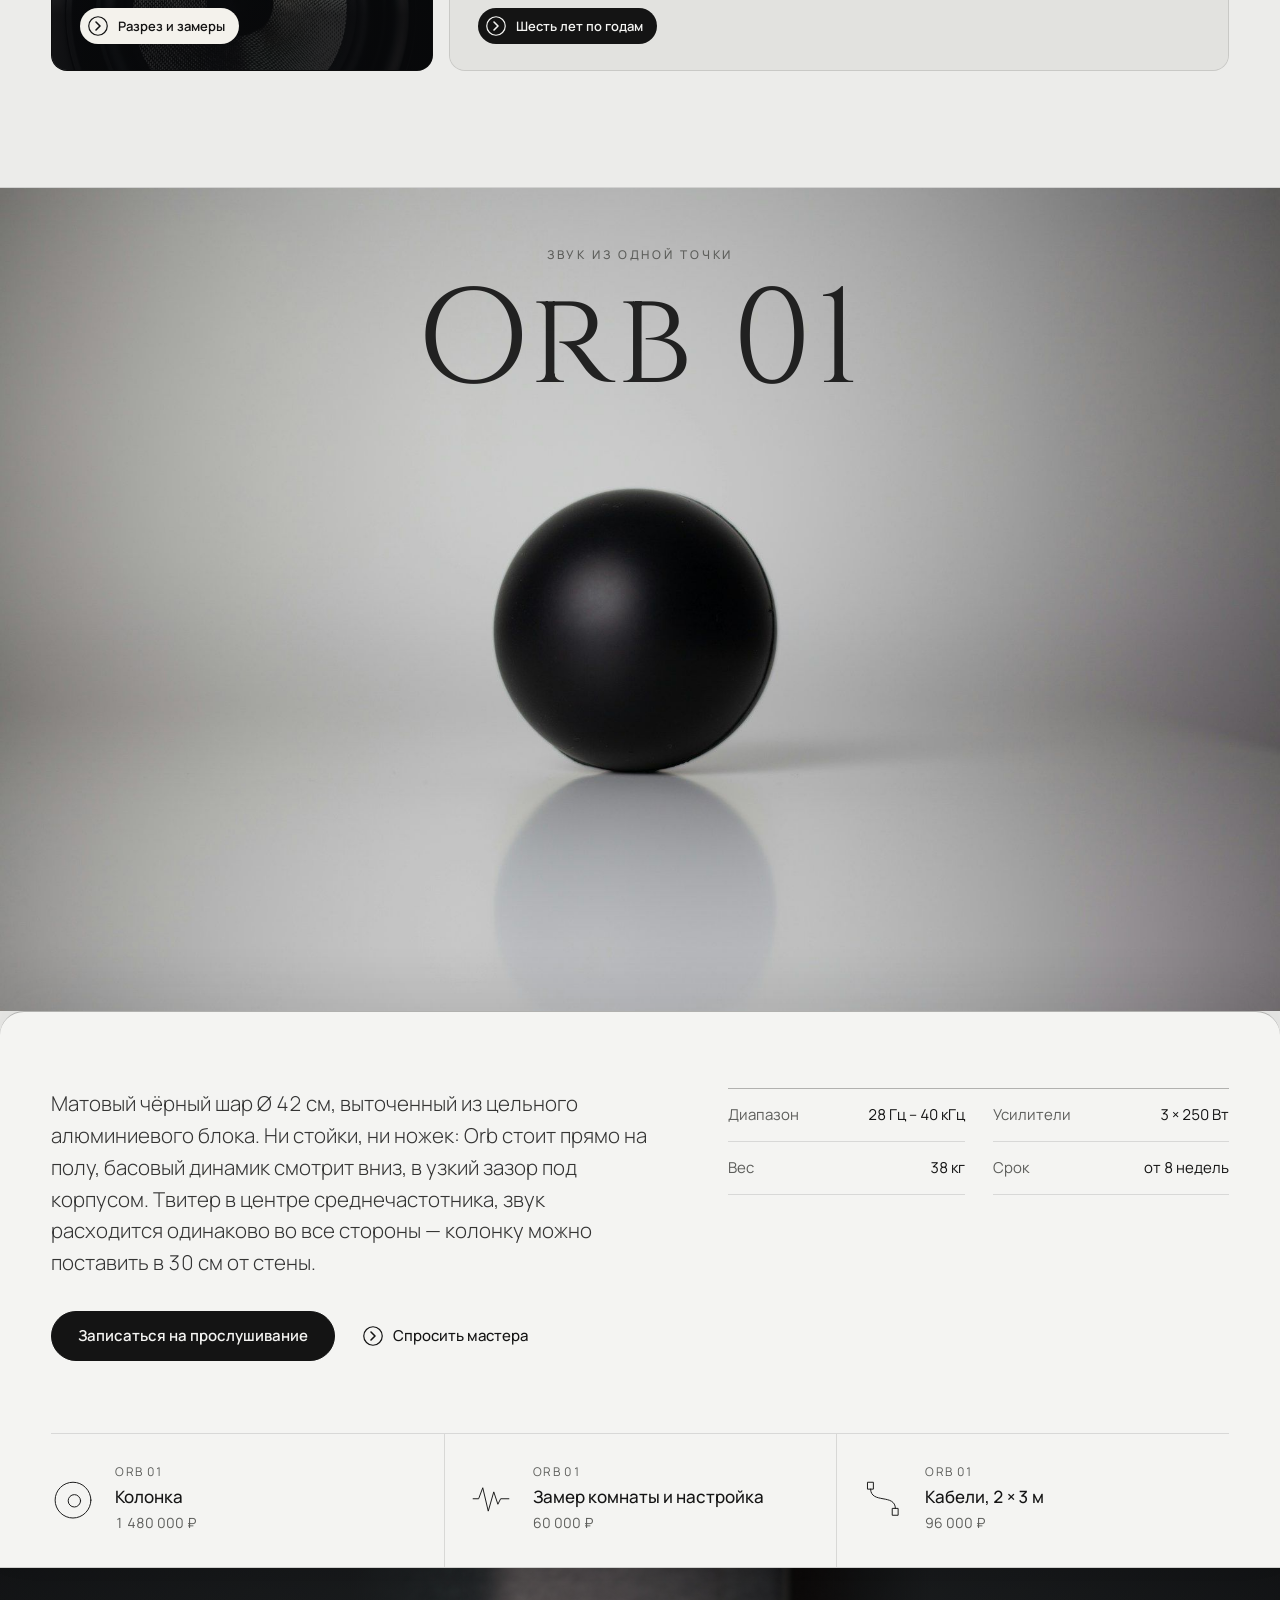
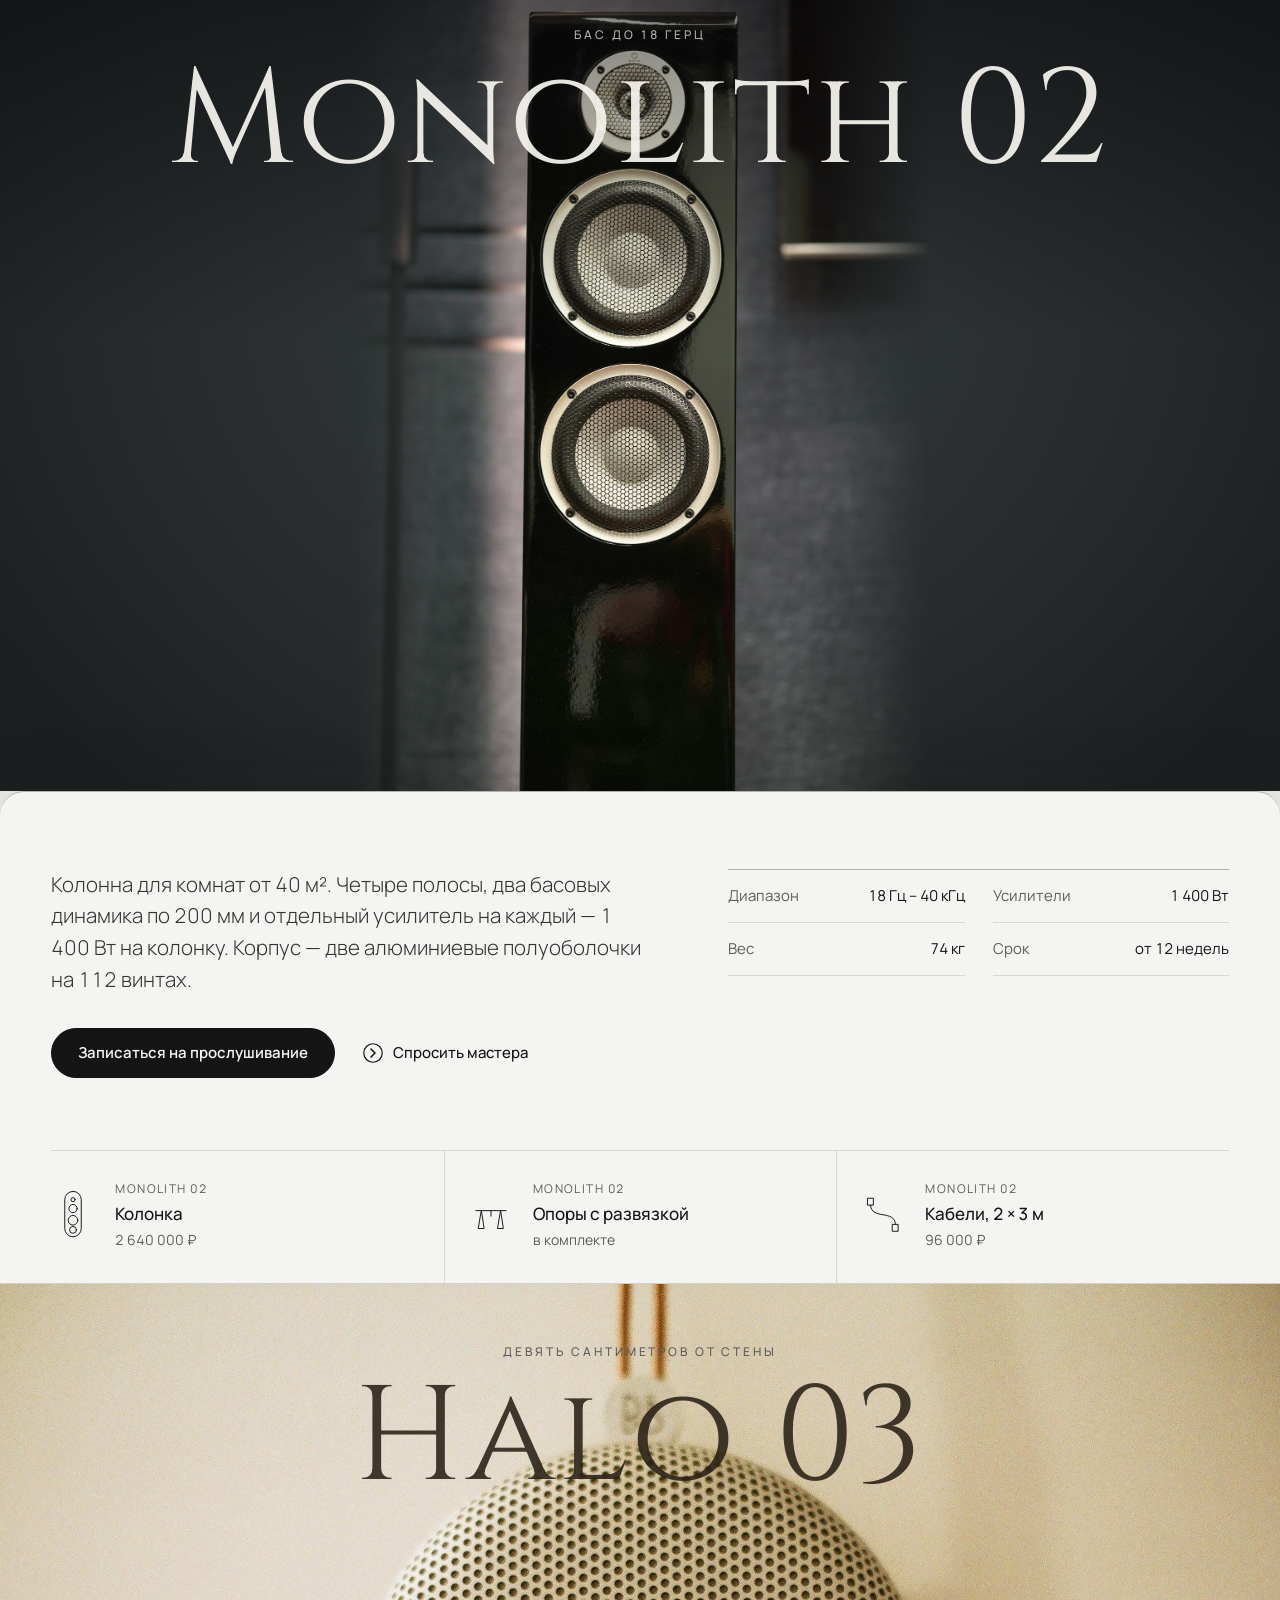
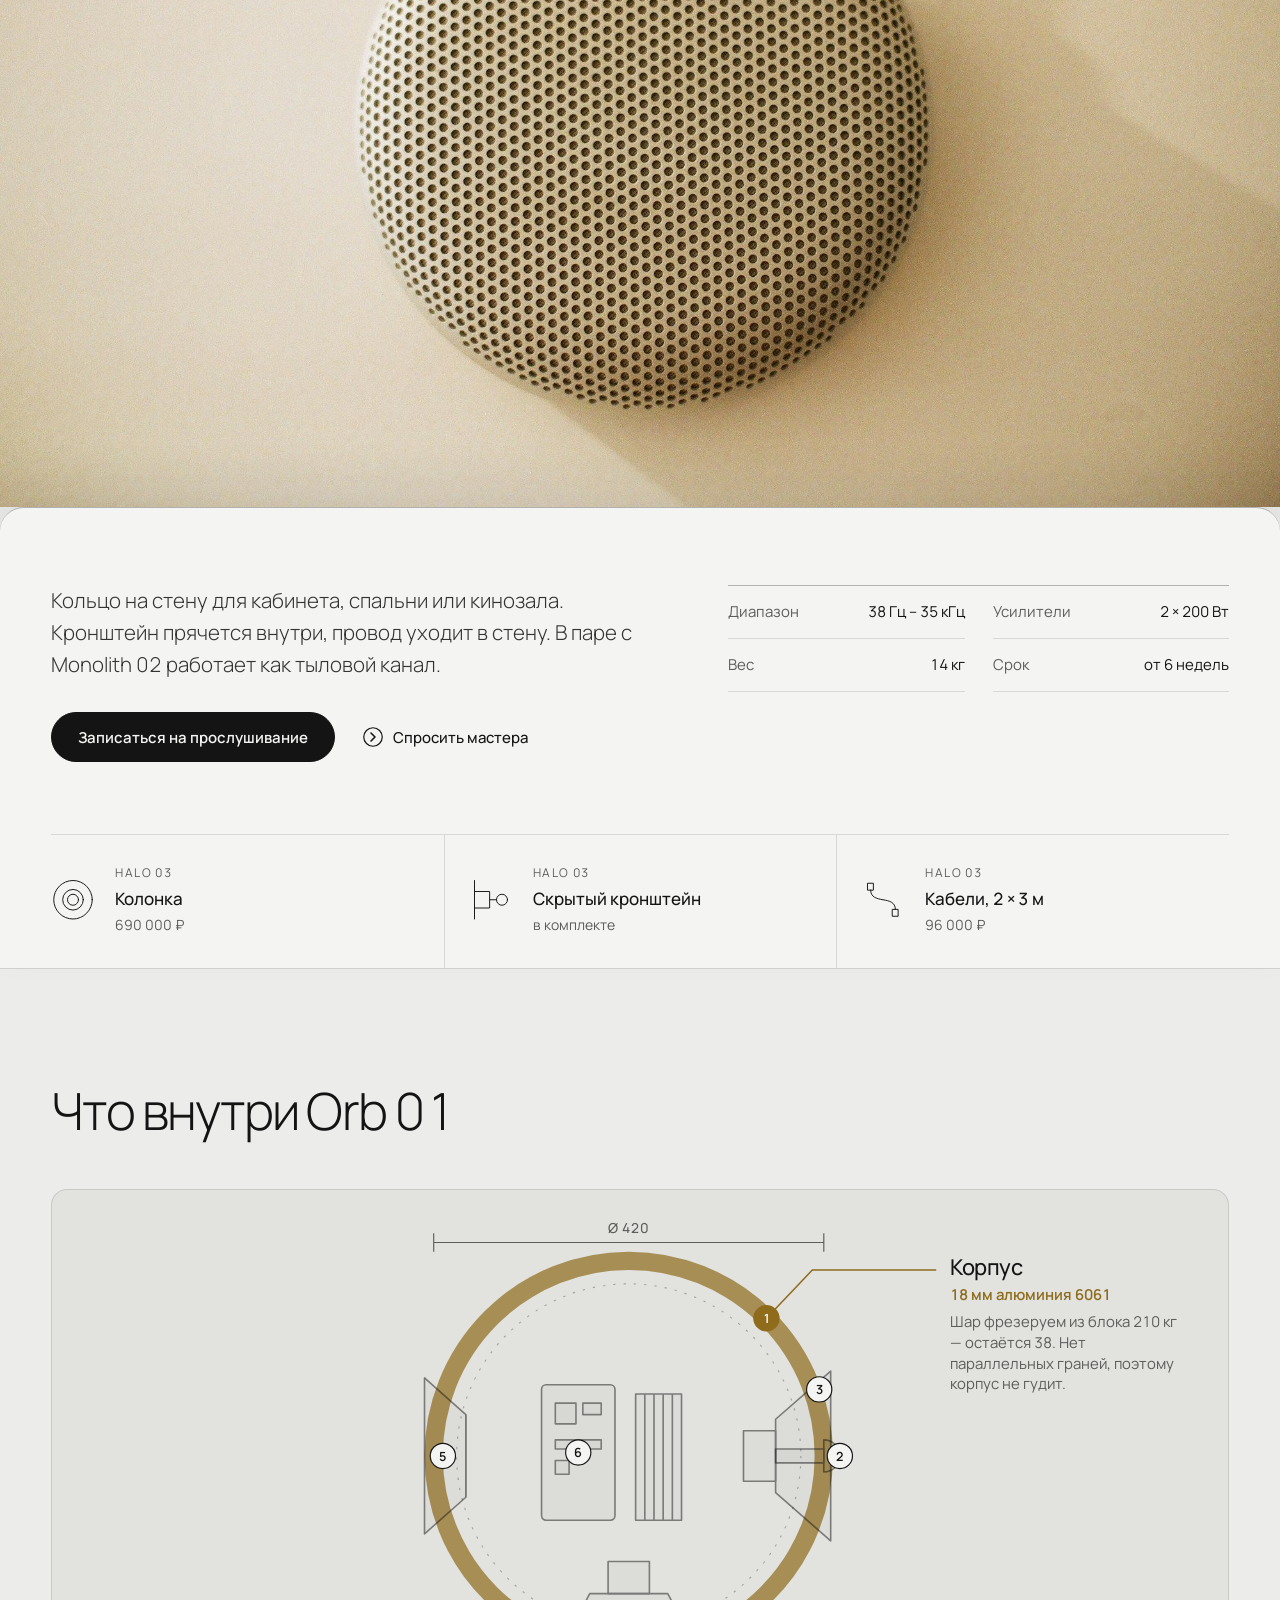
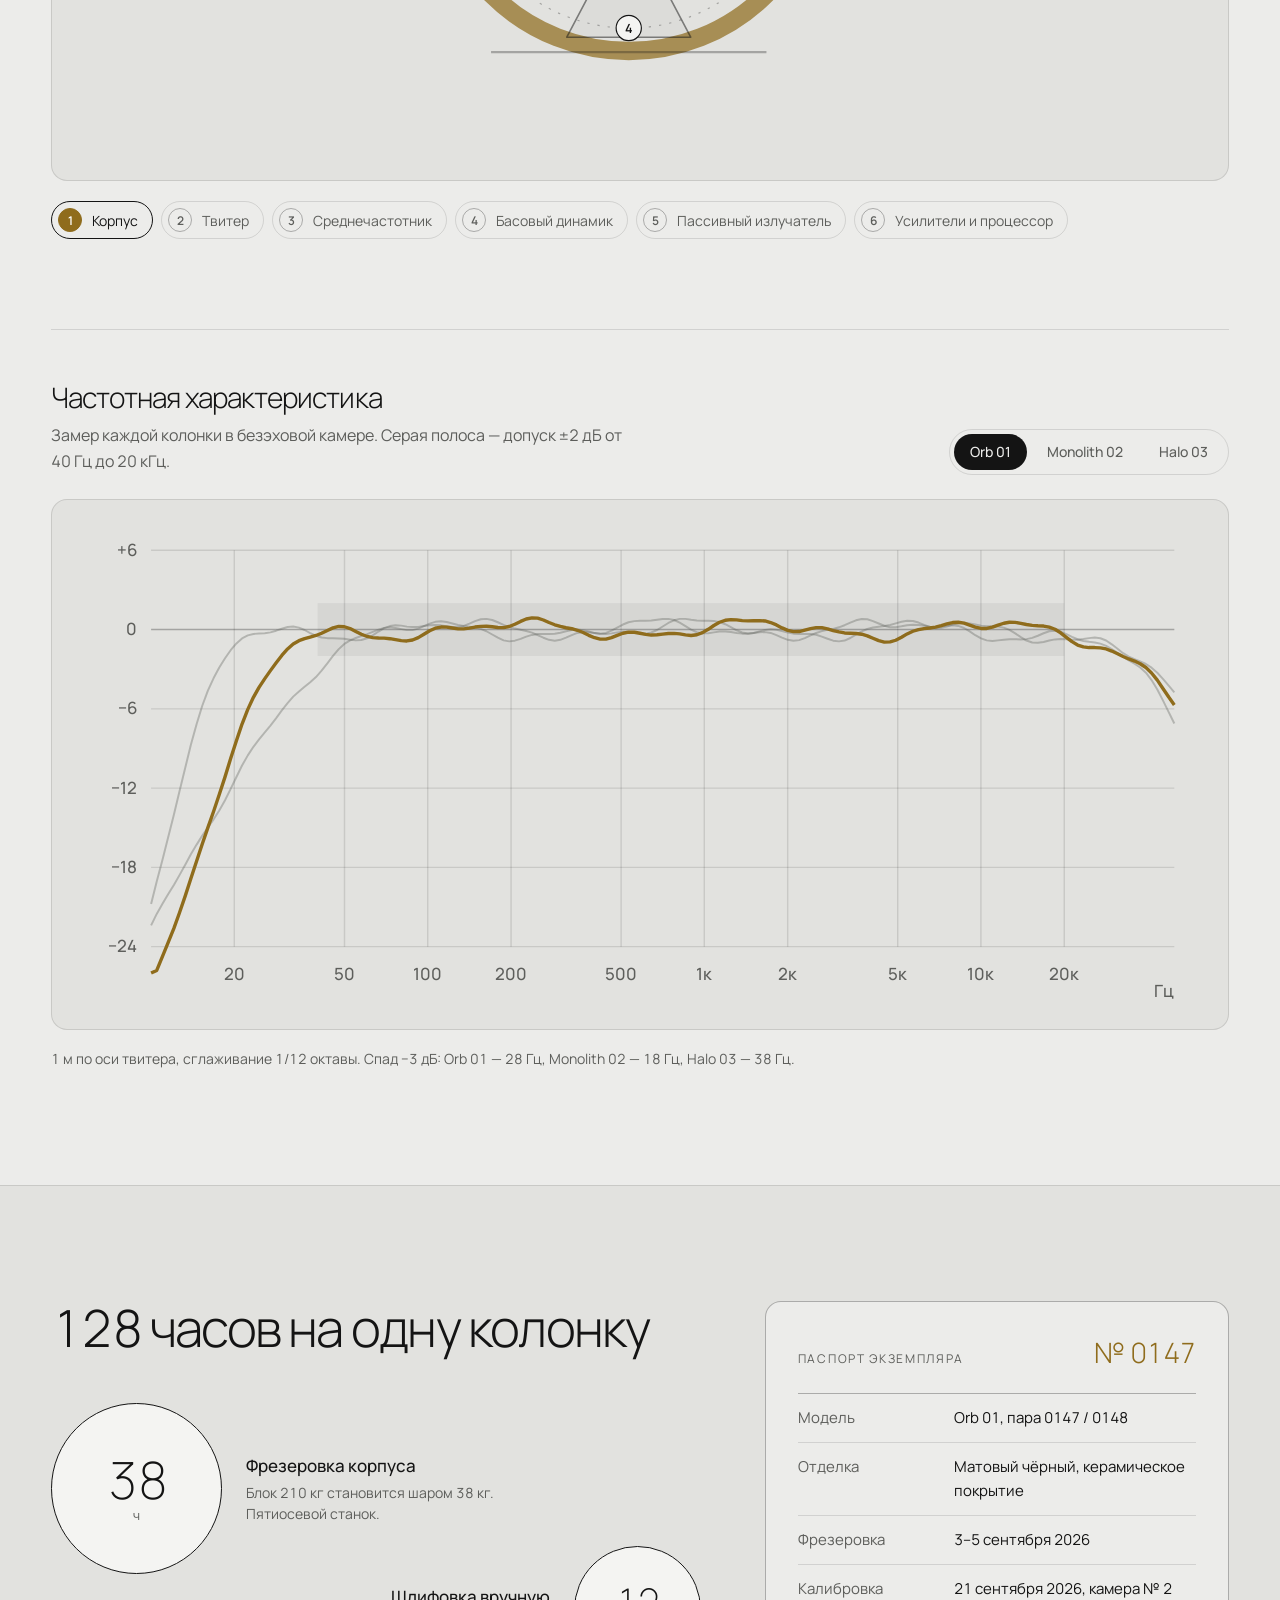
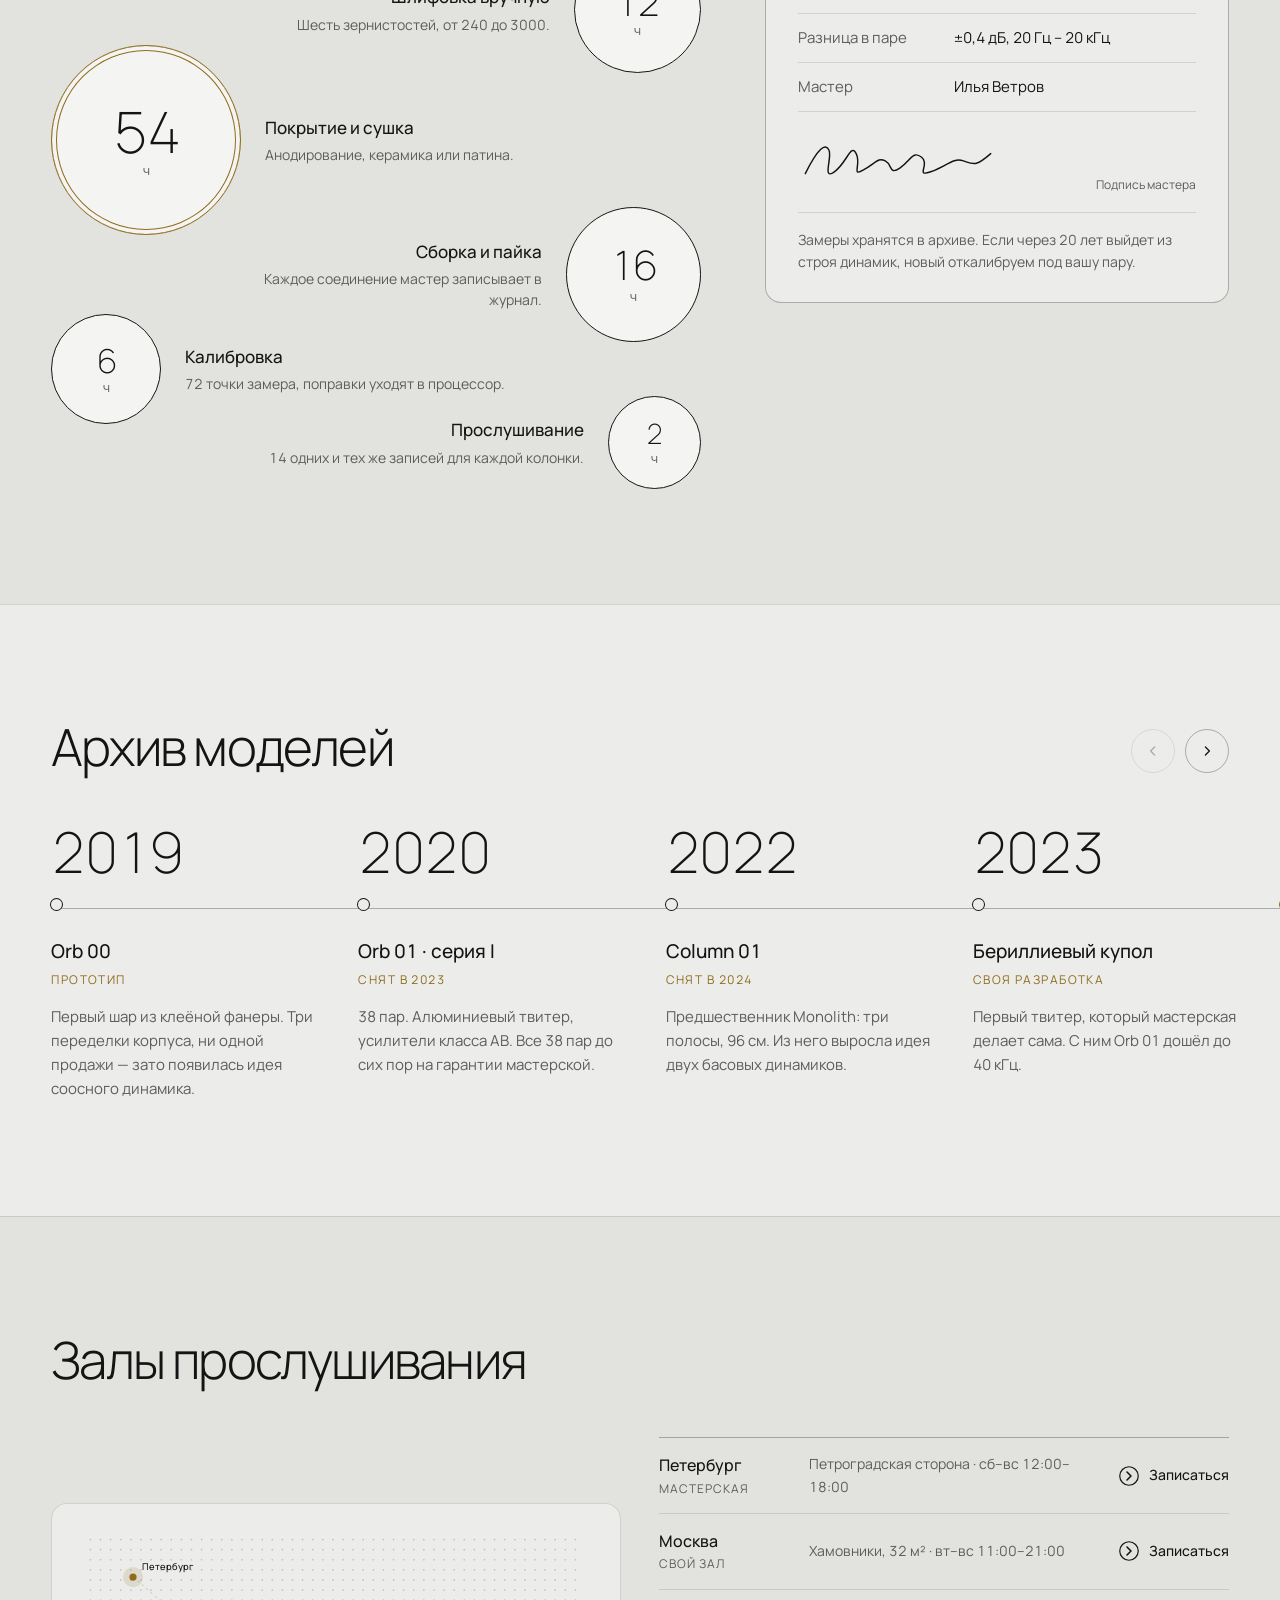
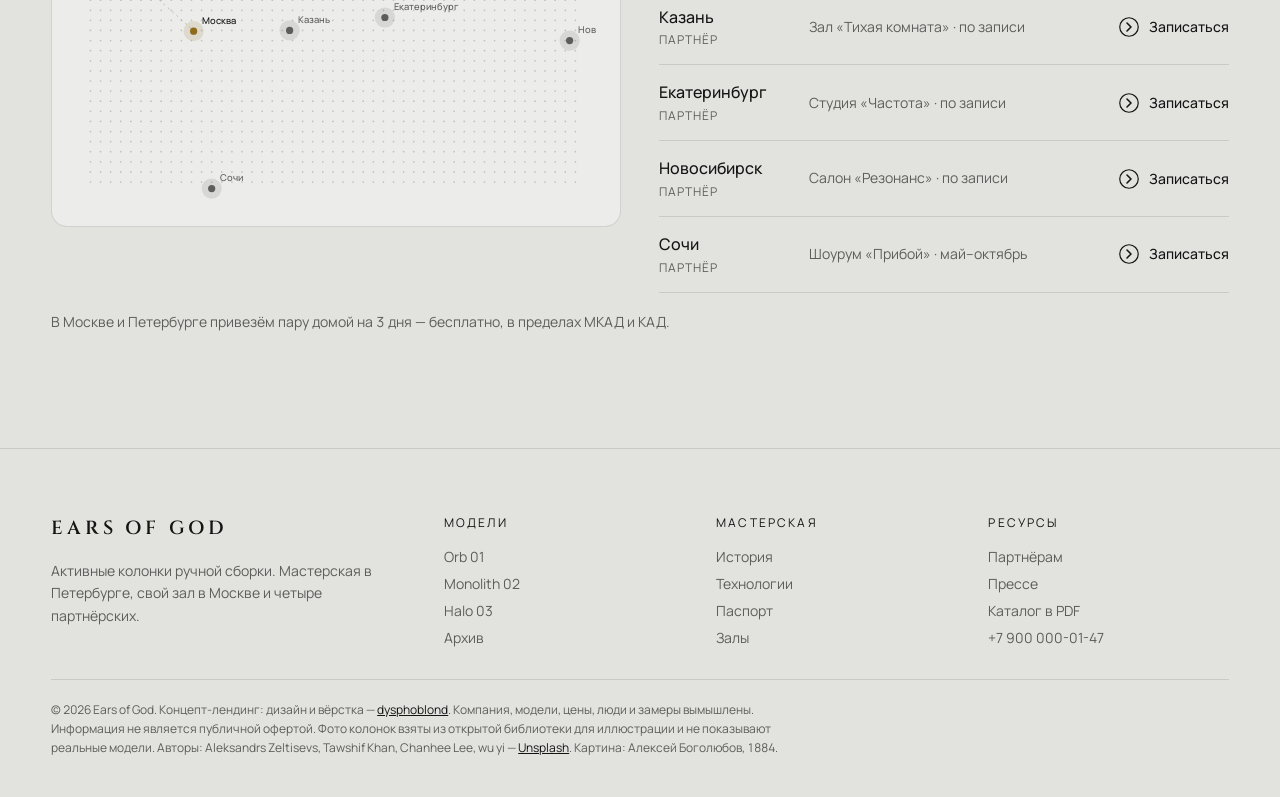
<file: projects/dysph-audio/index.html>
<!doctype html>
<html lang="ru">
<head>
<meta charset="utf-8">
<meta name="viewport" content="width=device-width,initial-scale=1">
<meta name="theme-color" content="#ececea">
<title>Ears of God — активные колонки ручной сборки из Петербурга</title>
<meta name="description" content="Мастерская Ears of God: активные колонки Orb 01, Monolith 02 и Halo 03 в корпусах из цельного алюминия, стример Ears Link, архив моделей и залы прослушивания.">
<link rel="preconnect" href="https://fonts.googleapis.com">
<link rel="preconnect" href="https://fonts.gstatic.com" crossorigin>
<link rel="stylesheet" href="https://fonts.googleapis.com/css2?family=Cinzel:wght@400;600&family=Manrope:wght@200;300;400;500;600&display=swap">
<link rel="stylesheet" href="style.css?v=30">
<link rel="stylesheet" href="../../transition.css?v=1">
</head>
<body>
<div class="concept-bar">
  <div class="wrap"><span>Концепт из портфолио dysphoblond. Компания, модели, цены, люди и замеры вымышлены.</span><a href="../../index.html#projects">← В портфолио</a></div>
</div>

<header class="header" id="header">
  <div class="wrap header-row">
    <nav class="nav nav-left" aria-label="Каталог">
      <button class="nav-drop" type="button" aria-expanded="false" aria-controls="mega-models"><svg class="ico" viewBox="0 0 16 16" aria-hidden="true"><path d="M1 1h6v6H1zM9 1h6v6H9zM1 9h6v6H1zM9 9h6v6H9z"/></svg>Модели<svg class="caret" viewBox="0 0 10 6" aria-hidden="true"><path d="M1 1l4 4 4-4"/></svg></button>
      <button class="nav-drop" type="button" aria-expanded="false" aria-controls="mega-work">Мастерская<svg class="caret" viewBox="0 0 10 6" aria-hidden="true"><path d="M1 1l4 4 4-4"/></svg></button>
      <a href="#tech">Технологии</a>
    </nav>
    <a class="logo" href="#top" aria-label="Ears of God — наверх">Ears of God</a>
    <nav class="nav nav-right" aria-label="Связь">
      <a href="#rooms">Залы</a>
      <button class="btn btn-ghost btn-sm" type="button" data-dialog="listen">Прослушивание</button>
    </nav>
    <button class="burger" id="burger" aria-label="Открыть меню" aria-expanded="false" aria-controls="mobile-nav"><i></i><i></i></button>
  </div>
  <div class="mega" id="mega-models" hidden>
    <div class="wrap mega-grid"><a class="mega-item" href="#orb"><span class="mega-art"><img class="render photo" src="photos/orb-s.jpg?v=1" width="600" height="400" alt="" loading="lazy" decoding="async"></span><b>Orb 01</b><small>Звук из одной точки</small></a><a class="mega-item" href="#monolith"><span class="mega-art"><img class="render photo" src="photos/monolith-s.jpg?v=1" width="600" height="900" alt="" loading="lazy" decoding="async"></span><b>Monolith 02</b><small>Бас до 18 герц</small></a><a class="mega-item" href="#halo"><span class="mega-art"><img class="render photo" src="photos/halo-s.jpg?v=1" width="600" height="398" alt="" loading="lazy" decoding="async"></span><b>Halo 03</b><small>Девять сантиметров от стены</small></a><div class="mega-note"><p>Все модели активные: усилители и процессор внутри корпуса.</p><a class="text-link" href="#archive"><svg class="arr" viewBox="0 0 20 20" aria-hidden="true"><circle cx="10" cy="10" r="9.25"/><path d="M8 6l4 4-4 4"/></svg>Архив моделей</a></div></div>
  </div>
  <div class="mega" id="mega-work" hidden>
    <div class="wrap mega-links">
      <a href="#story"><b>История</b><small>С 2019 года на Петроградской стороне</small></a>
      <a href="#tech"><b>Технологии</b><small>Разрез Orb 01 и замеры</small></a>
      <a href="#workshop"><b>Паспорт экземпляра</b><small>128 часов и подпись мастера</small></a>
      <a href="#archive"><b>Архив моделей</b><small>Прототипы и снятые серии</small></a>
    </div>
  </div>
  <nav class="mobile-nav" id="mobile-nav" aria-label="Разделы">
    <a href="#orb">Модели</a><a href="#story">Мастерская</a><a href="#tech">Технологии</a><a href="#archive">Архив</a><a href="#rooms">Залы</a>
    <button class="btn btn-wide" type="button" data-dialog="listen">Записаться на прослушивание</button>
  </nav>
</header>

<main id="top">
<h1 class="sr">Ears of God — активные колонки ручной сборки в корпусах из цельного алюминия</h1>

<!-- 2. Полоса разделов -->
<nav class="strip" aria-label="Коллекции">
  <div class="wrap"><a href="#story">Мастерская</a><a href="#orb">Orb 01</a><a href="#monolith">Monolith 02</a><a href="#halo">Halo 03</a><a href="#archive">Архив</a><a href="#rooms">Залы</a></div>
</nav>

<!-- 3. Манифест и история -->
<section class="story" id="story" aria-labelledby="story-title">
  <img class="story-bg" src="bogolyubov-1884.jpg?v=1" width="735" height="476" decoding="async" alt="Ночная Нева, Исаакиевский собор под луной, фонарь на набережной">
  <div class="wrap">
    <h2 class="manifest" id="story-title">Сделано в Петербурге. <span>По одной колонке.</span></h2>
    <div class="story-grid">
      <p class="caps">Ручная сборка с 2019 года</p>
      <div class="story-text">
        <p>Мастерскую основал инженер-акустик Глеб Сомов в 2019 году на Петроградской стороне. Первая пара Orb ушла заказчику через 11 месяцев: столько заняли замеры и три переделки корпуса.</p>
        <p>Сейчас в мастерской девять человек и одна безэховая камера. Мы делаем 140 колонок в год. Каждую от фрезеровки до прослушивания ведёт один мастер — это 128 часов работы, — и его подпись стоит в паспорте экземпляра.</p>
      </div>
    </div>
    <p class="story-credit">Алексей Боголюбов. Вид на Исаакиевский собор лунной ночью. 1884</p>
  </div>
</section>

<!-- 4. Плитки-входы -->
<section class="tiles-wrap" aria-label="Разделы">
  <div class="wrap tiles">
      <a class="tile tile-wide" href="#orb">
        <span class="tile-art" aria-hidden="true"><div class="tile-trio"><img class="photo" src="photos/orb-s.jpg?v=1" width="600" height="400" alt="" loading="lazy" decoding="async"><img class="photo" src="photos/monolith-s.jpg?v=1" width="600" height="900" alt="" loading="lazy" decoding="async"><img class="photo" src="photos/halo-s.jpg?v=1" width="600" height="398" alt="" loading="lazy" decoding="async"></div></span>
        <span class="tile-copy"><b>Три модели</b><span class="pill"><svg class="arr" viewBox="0 0 20 20" aria-hidden="true"><circle cx="10" cy="10" r="9.25"/><path d="M8 6l4 4-4 4"/></svg>Смотреть модели</span></span>
      </a>
      <button class="tile tile-narrow" data-dialog="ask" type="button">
        <span class="tile-art" aria-hidden="true"><div class="tile-sign"><span>№ 0147</span><svg class="sign sign-big" viewBox="0 0 220 70" aria-hidden="true"><path pathLength="1" d="M8 48C22 20 30 14 34 22S26 56 40 46 58 14 64 26 58 52 72 44 88 30 96 34 100 50 112 42 126 22 136 30 128 52 146 46 170 30 182 34 196 40 212 26"/></svg></div></span>
        <span class="tile-copy"><b>Спросите мастера</b><span class="pill"><svg class="arr" viewBox="0 0 20 20" aria-hidden="true"><circle cx="10" cy="10" r="9.25"/><path d="M8 6l4 4-4 4"/></svg>Написать</span></span>
      </button>
      <a class="tile tile-narrow tile-dark" href="#tech">
        <span class="tile-art" aria-hidden="true"><img class="photo" src="photos/drivers-s.jpg?v=1" width="600" height="849" alt="" loading="lazy" decoding="async"></span>
        <span class="tile-copy"><b>Как они устроены</b><span class="pill"><svg class="arr" viewBox="0 0 20 20" aria-hidden="true"><circle cx="10" cy="10" r="9.25"/><path d="M8 6l4 4-4 4"/></svg>Разрез и замеры</span></span>
      </a>
      <a class="tile tile-wide" href="#archive">
        <span class="tile-art" aria-hidden="true"><div class="tile-years"><span>2019</span><i></i><span>2026</span></div></span>
        <span class="tile-copy"><b>Архив моделей</b><span class="pill"><svg class="arr" viewBox="0 0 20 20" aria-hidden="true"><circle cx="10" cy="10" r="9.25"/><path d="M8 6l4 4-4 4"/></svg>Шесть лет по годам</span></span>
      </a>
  </div>
</section>

<!-- 5. Модели: сцена на экран, описание наезжает сверху -->

<section class="model" id="orb" aria-labelledby="orb-title">
  <div class="scene scene-orb">
    <p class="scene-tag">Звук из одной точки</p>
    <h2 class="scene-name" id="orb-title">Orb 01</h2>
    <img class="scene-photo" src="photos/orb.jpg?v=1" width="2000" height="1333" alt="Orb 01" loading="lazy" decoding="async">
  </div>
  <div class="details" id="orb-details">
    <div class="wrap details-grid">
      <div>
        <p class="details-text">Матовый чёрный шар Ø 42 см, выточенный из цельного алюминиевого блока. Ни стойки, ни ножек: Orb стоит прямо на полу, басовый динамик смотрит вниз, в узкий зазор под корпусом. Твитер в центре среднечастотника, звук расходится одинаково во все стороны — колонку можно поставить в 30 см от стены.</p>
        <div class="band-actions">
          <button class="btn" type="button" data-dialog="listen">Записаться на прослушивание</button>
          <button class="text-link" type="button" data-dialog="ask"><svg class="arr" viewBox="0 0 20 20" aria-hidden="true"><circle cx="10" cy="10" r="9.25"/><path d="M8 6l4 4-4 4"/></svg>Спросить мастера</button>
        </div>
      </div>
      <dl class="band-specs"><div><dt>Диапазон</dt><dd>28 Гц – 40 кГц</dd></div><div><dt>Усилители</dt><dd>3 × 250 Вт</dd></div><div><dt>Вес</dt><dd>38 кг</dd></div><div><dt>Срок</dt><dd>от 8 недель</dd></div></dl>
    </div>
    <div class="wrap">
      <ul class="cats">
        <li>
          <svg viewBox="0 0 64 72" aria-hidden="true"><circle cx="32" cy="38" r="26"/><circle cx="34" cy="39" r="9"/></svg>
          <span><small>Orb 01</small><b>Колонка</b><em>1 480 000 ₽</em></span>
        </li>
        <li>
          <svg viewBox="0 0 64 72" aria-hidden="true"><path d="M6 36h8l6-16 8 34 8-28 6 18 4-8h12"/></svg>
          <span><small>Orb 01</small><b>Замер комнаты и настройка</b><em>60 000 ₽</em></span>
        </li>
        <li>
          <svg viewBox="0 0 64 72" aria-hidden="true"><path d="M10 12h8v10h-8zM46 50h8v10h-8zM14 22c0 22 36 6 36 28"/></svg>
          <span><small>Orb 01</small><b>Кабели, 2 × 3 м</b><em>96 000 ₽</em></span>
        </li>
      </ul>
    </div>
  </div>
</section>

<section class="model" id="monolith" aria-labelledby="monolith-title">
  <div class="scene scene-monolith">
    <p class="scene-tag">Бас до 18 герц</p>
    <h2 class="scene-name" id="monolith-title">Monolith 02</h2>
    <img class="scene-photo" src="photos/monolith.jpg?v=1" width="1400" height="1982" alt="Monolith 02" loading="lazy" decoding="async">
  </div>
  <div class="details" id="monolith-details">
    <div class="wrap details-grid">
      <div>
        <p class="details-text">Колонна для комнат от 40 м². Четыре полосы, два басовых динамика по 200 мм и отдельный усилитель на каждый — 1 400 Вт на колонку. Корпус — две алюминиевые полуоболочки на 112 винтах.</p>
        <div class="band-actions">
          <button class="btn" type="button" data-dialog="listen">Записаться на прослушивание</button>
          <button class="text-link" type="button" data-dialog="ask"><svg class="arr" viewBox="0 0 20 20" aria-hidden="true"><circle cx="10" cy="10" r="9.25"/><path d="M8 6l4 4-4 4"/></svg>Спросить мастера</button>
        </div>
      </div>
      <dl class="band-specs"><div><dt>Диапазон</dt><dd>18 Гц – 40 кГц</dd></div><div><dt>Усилители</dt><dd>1 400 Вт</dd></div><div><dt>Вес</dt><dd>74 кг</dd></div><div><dt>Срок</dt><dd>от 12 недель</dd></div></dl>
    </div>
    <div class="wrap">
      <ul class="cats">
        <li>
          <svg viewBox="0 0 64 72" aria-hidden="true"><rect x="20" y="2" width="24" height="66" rx="12"/><circle cx="32" cy="14" r="3"/><circle cx="32" cy="27" r="6"/><circle cx="32" cy="44" r="7"/><circle cx="32" cy="58" r="5"/></svg>
          <span><small>Monolith 02</small><b>Колонка</b><em>2 640 000 ₽</em></span>
        </li>
        <li>
          <svg viewBox="0 0 64 72" aria-hidden="true"><path d="M10 30h44M18 30l4 26h-8zM46 30l4 26h-8zM32 30v8"/></svg>
          <span><small>Monolith 02</small><b>Опоры с развязкой</b><em>в комплекте</em></span>
        </li>
        <li>
          <svg viewBox="0 0 64 72" aria-hidden="true"><path d="M10 12h8v10h-8zM46 50h8v10h-8zM14 22c0 22 36 6 36 28"/></svg>
          <span><small>Monolith 02</small><b>Кабели, 2 × 3 м</b><em>96 000 ₽</em></span>
        </li>
      </ul>
    </div>
  </div>
</section>

<section class="model" id="halo" aria-labelledby="halo-title">
  <div class="scene scene-halo">
    <p class="scene-tag">Девять сантиметров от стены</p>
    <h2 class="scene-name" id="halo-title">Halo 03</h2>
    <img class="scene-photo" src="photos/halo.jpg?v=1" width="2000" height="1326" alt="Halo 03" loading="lazy" decoding="async">
  </div>
  <div class="details" id="halo-details">
    <div class="wrap details-grid">
      <div>
        <p class="details-text">Кольцо на стену для кабинета, спальни или кинозала. Кронштейн прячется внутри, провод уходит в стену. В паре с Monolith 02 работает как тыловой канал.</p>
        <div class="band-actions">
          <button class="btn" type="button" data-dialog="listen">Записаться на прослушивание</button>
          <button class="text-link" type="button" data-dialog="ask"><svg class="arr" viewBox="0 0 20 20" aria-hidden="true"><circle cx="10" cy="10" r="9.25"/><path d="M8 6l4 4-4 4"/></svg>Спросить мастера</button>
        </div>
      </div>
      <dl class="band-specs"><div><dt>Диапазон</dt><dd>38 Гц – 35 кГц</dd></div><div><dt>Усилители</dt><dd>2 × 200 Вт</dd></div><div><dt>Вес</dt><dd>14 кг</dd></div><div><dt>Срок</dt><dd>от 6 недель</dd></div></dl>
    </div>
    <div class="wrap">
      <ul class="cats">
        <li>
          <svg viewBox="0 0 64 72" aria-hidden="true"><circle cx="32" cy="36" r="28"/><circle cx="32" cy="36" r="15"/><circle cx="32" cy="36" r="8"/></svg>
          <span><small>Halo 03</small><b>Колонка</b><em>690 000 ₽</em></span>
        </li>
        <li>
          <svg viewBox="0 0 64 72" aria-hidden="true"><path d="M8 8v56M8 24h22v24H8M30 36h10"/><circle cx="48" cy="36" r="8"/></svg>
          <span><small>Halo 03</small><b>Скрытый кронштейн</b><em>в комплекте</em></span>
        </li>
        <li>
          <svg viewBox="0 0 64 72" aria-hidden="true"><path d="M10 12h8v10h-8zM46 50h8v10h-8zM14 22c0 22 36 6 36 28"/></svg>
          <span><small>Halo 03</small><b>Кабели, 2 × 3 м</b><em>96 000 ₽</em></span>
        </li>
      </ul>
    </div>
  </div>
</section>

<!-- 6. Технологии: разрез и замер -->
<section class="section" id="tech" aria-labelledby="tech-title">
  <div class="wrap">
    <h2 id="tech-title">Что внутри Orb 01</h2>
    <div class="tech">
      <div class="tech-board"><svg class="xsec" id="xsec" viewBox="0 0 980 470" role="img" aria-label="Разрез колонки Orb 01: корпус, твитер, среднечастотник, басовый динамик, пассивный излучатель, усилители">
  <g transform="translate(210 0)">
    <g class="dim"><path d="M100 24H440M100 16V32M440 16V32"/><text x="270" y="16">Ø 420</text></g>
    <circle class="damp" cx="270" cy="210" r="150"/>
    <g class="part" data-part="shell"><circle cx="270" cy="210" r="170" class="shell"/></g>
    <g class="part" data-part="radiator"><path d="M92 142V278L128 246V174Z"/><path d="M128 174V246"/></g>
    <g class="part" data-part="dsp"><rect x="194" y="148" width="64" height="118" rx="4"/><rect x="206" y="164" width="18" height="18"/><rect x="230" y="164" width="16" height="10"/><rect x="206" y="196" width="40" height="8"/><rect x="206" y="214" width="12" height="12"/><path d="M276 156h40v110h-40zM284 156v110M292 156v110M300 156v110M308 156v110"/></g>
    <g class="part" data-part="mid"><path d="M446 136V284L398 242V178Z"/><rect x="370" y="188" width="28" height="44"/></g>
    <g class="part" data-part="tweeter"><path d="M440 196a14 14 0 0 1 0 28Z"/><rect x="398" y="204" width="42" height="12"/></g>
    <g class="part" data-part="woofer"><path d="M216 368H324L304 330H236Z"/><rect x="252" y="302" width="36" height="28"/></g>
    <g class="stand"><path d="M150 381H390"/></g>
  </g>
  <g class="callout c-r" data-part="shell">
    <path class="leader" pathLength="1" d="M600 90L640 48H748"/>
    <text class="c-title" x="760" y="52">Корпус</text>
    <text class="c-spec" x="760" y="74">18 мм алюминия 6061</text>
    <text class="c-text" x="760" y="98"><tspan x="760" dy="0">Шар фрезеруем из блока 210 кг</tspan><tspan x="760" dy="18">— остаётся 38. Нет</tspan><tspan x="760" dy="18">параллельных граней, поэтому</tspan><tspan x="760" dy="18">корпус не гудит.</tspan></text>
  </g>
  <g class="callout c-r" data-part="mid">
    <path class="leader" pathLength="1" d="M646 152L690 172H748"/>
    <text class="c-title" x="760" y="176">Среднечастотник</text>
    <text class="c-spec" x="760" y="198">130 мм, соосно с твитером</text>
    <text class="c-text" x="760" y="222"><tspan x="760" dy="0">Голос и инструменты приходят</tspan><tspan x="760" dy="18">из одной точки — сцена</tspan><tspan x="760" dy="18">держится, даже если сесть</tspan><tspan x="760" dy="18">сбоку.</tspan></text>
  </g>
  <g class="callout c-r" data-part="tweeter">
    <path class="leader" pathLength="1" d="M664 210L700 314H748"/>
    <text class="c-title" x="760" y="318">Твитер</text>
    <text class="c-spec" x="760" y="340">Бериллиевый купол 25 мм</text>
    <text class="c-text" x="760" y="364"><tspan x="760" dy="0">Бериллий в четыре раза жёстче</tspan><tspan x="760" dy="18">алюминия — купол не гнётся до</tspan><tspan x="760" dy="18">40 кГц.</tspan></text>
  </g>
  <g class="callout c-l" data-part="dsp">
    <path class="leader" pathLength="1" d="M436 207L380 48H232"/>
    <text class="c-title" x="220" y="52">Усилители и процессор</text>
    <text class="c-spec" x="220" y="74">3 × 250 Вт, класс D</text>
    <text class="c-text" x="220" y="98"><tspan x="220" dy="0">Свой усилитель на каждый</tspan><tspan x="220" dy="18">динамик и поправки по замерам</tspan><tspan x="220" dy="18">именно этого экземпляра.</tspan></text>
  </g>
  <g class="callout c-l" data-part="radiator">
    <path class="leader" pathLength="1" d="M318 210L280 172H232"/>
    <text class="c-title" x="220" y="176">Пассивный излучатель</text>
    <text class="c-spec" x="220" y="198">200 мм, на задней стороне</text>
    <text class="c-text" x="220" y="222"><tspan x="220" dy="0">Работает вместо фазоинвертора:</tspan><tspan x="220" dy="18">добавляет баса, но не шумит</tspan><tspan x="220" dy="18">воздухом.</tspan></text>
  </g>
  <g class="callout c-l" data-part="woofer">
    <path class="leader" pathLength="1" d="M480 360L400 314H232"/>
    <text class="c-title" x="220" y="318">Басовый динамик</text>
    <text class="c-spec" x="220" y="340">200 мм, смотрит в пол</text>
    <text class="c-text" x="220" y="364"><tspan x="220" dy="0">Шар стоит прямо на полу, без</tspan><tspan x="220" dy="18">стойки. Бас уходит в зазор</tspan><tspan x="220" dy="18">под корпусом во все стороны.</tspan></text>
  </g>
  <g class="hots" aria-hidden="true">
    <g class="hot" data-part="shell" transform="translate(600 90)"><circle r="11"/><text y="4">1</text></g>
    <g class="hot" data-part="mid" transform="translate(646 152)"><circle r="11"/><text y="4">3</text></g>
    <g class="hot" data-part="tweeter" transform="translate(664 210)"><circle r="11"/><text y="4">2</text></g>
    <g class="hot" data-part="dsp" transform="translate(436 207)"><circle r="11"/><text y="4">6</text></g>
    <g class="hot" data-part="radiator" transform="translate(318 210)"><circle r="11"/><text y="4">5</text></g>
    <g class="hot" data-part="woofer" transform="translate(480 360)"><circle r="11"/><text y="4">4</text></g>
  </g>
</svg></div>
      <div class="tech-side">
        <ol class="part-list" id="part-list">
          <li><button type="button" data-part="shell"><span>1</span>Корпус</button></li>
          <li><button type="button" data-part="tweeter"><span>2</span>Твитер</button></li>
          <li><button type="button" data-part="mid"><span>3</span>Среднечастотник</button></li>
          <li><button type="button" data-part="woofer"><span>4</span>Басовый динамик</button></li>
          <li><button type="button" data-part="radiator"><span>5</span>Пассивный излучатель</button></li>
          <li><button type="button" data-part="dsp"><span>6</span>Усилители и процессор</button></li>
        </ol>
        <div class="part-card" id="part-card" aria-live="polite"></div>
      </div>
    </div>
    <div class="fr" id="sound">
      <div class="fr-head">
        <div>
          <h3>Частотная характеристика</h3>
          <p>Замер каждой колонки в безэховой камере. Серая полоса — допуск ±2 дБ от 40 Гц до 20 кГц.</p>
        </div>
        <div class="fr-tabs" role="group" aria-label="Модель на графике">
          <button type="button" data-line="orb" aria-pressed="true">Orb 01</button><button type="button" data-line="monolith" aria-pressed="false">Monolith 02</button><button type="button" data-line="halo" aria-pressed="false">Halo 03</button>
        </div>
      </div>
      <div class="fr-board"><svg class="fr-chart" viewBox="0 0 800 340" role="img" aria-labelledby="fr-desc">
  <desc id="fr-desc">График частотной характеристики: по горизонтали частота от 10 Гц до 50 кГц, по вертикали уровень в децибелах. Выбранная модель держится в пределах ±2 дБ от 40 Гц до 20 кГц.</desc>
  <rect class="fr-band" x="170.5" y="55.6" width="531.2" height="37.6"/>
  <g class="fr-grid"><line x1="111.2" x2="111.2" y1="18" y2="300"/><line x1="189.6" x2="189.6" y1="18" y2="300"/><line x1="248.8" x2="248.8" y1="18" y2="300"/><line x1="308.1" x2="308.1" y1="18" y2="300"/><line x1="386.4" x2="386.4" y1="18" y2="300"/><line x1="445.6" x2="445.6" y1="18" y2="300"/><line x1="504.9" x2="504.9" y1="18" y2="300"/><line x1="583.2" x2="583.2" y1="18" y2="300"/><line x1="642.4" x2="642.4" y1="18" y2="300"/><line x1="701.7" x2="701.7" y1="18" y2="300"/><line x1="52" x2="780" y1="18.0" y2="18.0"/><line x1="52" x2="780" y1="74.4" y2="74.4" class="zero"/><line x1="52" x2="780" y1="130.8" y2="130.8"/><line x1="52" x2="780" y1="187.2" y2="187.2"/><line x1="52" x2="780" y1="243.6" y2="243.6"/><line x1="52" x2="780" y1="300.0" y2="300.0"/></g>
  <g class="fr-labels"><text x="111.2" y="324" text-anchor="middle">20</text><text x="189.6" y="324" text-anchor="middle">50</text><text x="248.8" y="324" text-anchor="middle">100</text><text x="308.1" y="324" text-anchor="middle">200</text><text x="386.4" y="324" text-anchor="middle">500</text><text x="445.6" y="324" text-anchor="middle">1к</text><text x="504.9" y="324" text-anchor="middle">2к</text><text x="583.2" y="324" text-anchor="middle">5к</text><text x="642.4" y="324" text-anchor="middle">10к</text><text x="701.7" y="324" text-anchor="middle">20к</text><text x="42" y="22.0" text-anchor="end">+6</text><text x="42" y="78.4" text-anchor="end">0</text><text x="42" y="134.8" text-anchor="end">−6</text><text x="42" y="191.2" text-anchor="end">−12</text><text x="42" y="247.6" text-anchor="end">−18</text><text x="42" y="304.0" text-anchor="end">−24</text><text x="780" y="336" text-anchor="end">Гц</text></g>
  <path class="fr-line" data-line="orb" pathLength="1" d="M52.0 318.8L56.0 316.9L60.1 306.9L64.1 297.2L68.2 287.0L72.2 275.9L76.3 263.9L80.3 251.5L84.4 239.1L88.4 227.0L92.4 215.3L96.5 203.7L100.5 191.7L104.6 179.2L108.6 166.2L112.7 153.5L116.7 141.6L120.8 131.2L124.8 122.6L128.8 115.5L132.9 109.3L136.9 103.6L141.0 98.0L145.0 92.8L149.1 88.2L153.1 84.7L157.2 82.3L161.2 80.9L165.2 79.8L169.3 78.6L173.3 77.0L177.4 75.0L181.4 73.2L185.5 72.2L189.5 72.4L193.6 73.7L197.6 75.7L201.6 77.7L205.7 79.3L209.7 80.1L213.8 80.4L217.8 80.5L221.9 80.9L225.9 81.6L230.0 82.3L234.0 82.5L238.0 81.8L242.1 80.1L246.1 77.7L250.2 75.2L254.2 73.4L258.3 72.6L262.3 72.7L266.4 73.3L270.4 73.9L274.4 73.9L278.5 73.4L282.5 72.6L286.6 72.1L290.6 72.0L294.7 72.4L298.7 72.9L302.8 73.0L306.8 72.2L310.8 70.6L314.9 68.6L318.9 66.9L323.0 66.1L327.0 66.3L331.1 67.6L335.1 69.4L339.2 71.0L343.2 72.2L347.2 73.1L351.3 73.8L355.3 74.9L359.4 76.5L363.4 78.5L367.5 80.2L371.5 81.2L375.6 81.2L379.6 80.1L383.6 78.5L387.7 77.0L391.7 76.2L395.8 76.3L399.8 77.0L403.9 77.8L407.9 78.3L412.0 78.1L416.0 77.6L420.0 77.2L424.1 77.1L428.1 77.5L432.2 78.2L436.2 78.6L440.3 78.1L444.3 76.6L448.4 74.2L452.4 71.5L456.4 69.2L460.5 67.8L464.5 67.3L468.6 67.5L472.6 68.0L476.7 68.2L480.7 68.1L484.8 68.0L488.8 68.3L492.8 69.4L496.9 71.1L500.9 73.2L505.0 75.0L509.0 75.9L513.1 75.8L517.1 74.8L521.2 73.7L525.2 73.0L529.2 73.0L533.3 73.9L537.3 75.1L541.4 76.1L545.4 76.8L549.5 77.0L553.5 77.2L557.6 77.7L561.6 78.9L565.6 80.6L569.7 82.3L573.7 83.3L577.8 83.2L581.8 82.0L585.9 79.9L589.9 77.5L594.0 75.6L598.0 74.4L602.0 73.7L606.1 73.3L610.1 72.7L614.2 71.6L618.2 70.4L622.3 69.4L626.3 69.2L630.4 69.8L634.4 71.2L638.4 72.6L642.5 73.6L646.5 73.6L650.6 72.7L654.6 71.2L658.7 69.9L662.7 69.2L666.8 69.3L670.8 70.0L674.8 70.8L678.9 71.4L682.9 71.7L687.0 71.9L691.0 72.7L695.1 74.2L699.1 76.7L703.2 79.9L707.2 83.0L711.2 85.4L715.3 86.7L719.3 87.2L723.4 87.2L727.4 87.4L731.5 88.2L735.5 89.7L739.6 91.6L743.6 93.6L747.6 95.3L751.7 96.8L755.7 98.7L759.8 101.4L763.8 105.3L767.9 110.4L771.9 116.3L776.0 122.4L780.0 128.0"/>
  <path class="fr-line" data-line="monolith" pathLength="1" d="M52.0 269.7L56.0 253.7L60.1 238.1L64.1 222.4L68.2 206.2L72.2 189.5L76.3 172.7L80.3 156.4L84.4 141.6L88.4 128.6L92.4 117.8L96.5 108.9L100.5 101.4L104.6 94.8L108.6 89.1L112.7 84.3L116.7 80.7L120.8 78.5L124.8 77.5L128.8 77.2L132.9 77.0L136.9 76.4L141.0 75.2L145.0 73.8L149.1 72.6L153.1 72.2L157.2 73.0L161.2 74.7L165.2 76.9L169.3 78.8L173.3 80.0L177.4 80.5L181.4 80.6L185.5 80.7L189.5 81.0L193.6 81.6L197.6 82.1L201.6 81.8L205.7 80.6L209.7 78.5L213.8 75.8L217.8 73.4L221.9 71.9L225.9 71.3L230.0 71.6L234.0 72.3L238.0 72.6L242.1 72.5L246.1 71.9L250.2 71.3L254.2 71.1L258.3 71.4L262.3 72.0L266.4 72.6L270.4 72.6L274.4 71.8L278.5 70.2L282.5 68.4L286.6 67.1L290.6 66.8L294.7 67.6L298.7 69.2L302.8 71.0L306.8 72.6L310.8 73.7L314.9 74.5L318.9 75.4L323.0 76.6L327.0 78.4L331.1 80.2L335.1 81.7L339.2 82.3L343.2 81.7L347.2 80.1L351.3 78.3L355.3 76.8L359.4 76.2L363.4 76.3L367.5 76.9L371.5 77.4L375.6 77.5L379.6 77.1L383.6 76.4L387.7 75.9L391.7 75.9L395.8 76.5L399.8 77.1L403.9 77.3L407.9 76.5L412.0 74.7L416.0 72.2L420.0 69.7L424.1 67.8L428.1 66.8L432.2 66.8L436.2 67.4L440.3 67.9L444.3 68.1L448.4 68.2L452.4 68.3L456.4 69.1L460.5 70.6L464.5 72.7L468.6 74.9L472.6 76.5L476.7 77.2L480.7 76.8L484.8 75.7L488.8 74.7L492.8 74.2L496.9 74.5L500.9 75.4L505.0 76.5L509.0 77.3L513.1 77.5L517.1 77.5L521.2 77.6L525.2 78.1L529.2 79.4L533.3 80.9L537.3 82.3L541.4 82.8L545.4 82.2L549.5 80.4L553.5 78.0L557.6 75.7L561.6 74.0L565.6 72.9L569.7 72.4L573.7 71.9L577.8 71.1L581.8 70.0L585.9 68.8L589.9 68.1L594.0 68.3L598.0 69.4L602.0 71.1L606.1 72.6L610.1 73.4L614.2 73.2L618.2 72.2L622.3 70.9L626.3 69.9L630.4 69.6L634.4 70.0L638.4 70.8L642.5 71.6L646.5 72.0L650.6 72.1L654.6 72.3L658.7 73.0L662.7 74.6L666.8 77.1L670.8 79.8L674.8 82.2L678.9 83.6L682.9 83.8L687.0 83.2L691.0 82.2L695.1 81.4L699.1 81.1L703.2 81.3L707.2 81.6L711.2 81.6L715.3 81.1L719.3 80.5L723.4 80.1L727.4 80.6L731.5 82.2L735.5 84.9L739.6 88.1L743.6 91.2L747.6 93.7L751.7 95.5L755.7 97.1L759.8 98.9L763.8 101.5L767.9 105.1L771.9 109.5L776.0 114.3L780.0 119.1"/>
  <path class="fr-line" data-line="halo" pathLength="1" d="M52.0 284.9L56.0 276.7L60.1 269.5L64.1 262.8L68.2 256.1L72.2 249.1L76.3 241.7L80.3 234.3L84.4 227.4L88.4 221.0L92.4 215.2L96.5 209.4L100.5 203.1L104.6 195.8L108.6 187.7L112.7 179.3L116.7 171.1L120.8 163.9L124.8 157.8L128.8 152.5L132.9 147.6L136.9 142.7L141.0 137.4L145.0 131.9L149.1 126.7L153.1 122.1L157.2 118.4L161.2 115.1L165.2 111.9L169.3 108.2L173.3 103.6L177.4 98.4L181.4 93.1L185.5 88.3L189.5 84.6L193.6 82.1L197.6 80.4L201.6 79.0L205.7 77.6L209.7 76.0L213.8 74.4L217.8 73.2L221.9 72.8L225.9 73.3L230.0 74.1L234.0 74.8L238.0 74.8L242.1 73.7L246.1 72.0L250.2 70.2L254.2 68.9L258.3 68.5L262.3 69.0L266.4 70.1L270.4 71.2L274.4 71.9L278.5 72.4L282.5 73.0L286.6 73.9L290.6 75.6L294.7 77.9L298.7 80.2L302.8 82.1L306.8 82.8L310.8 82.3L314.9 81.0L318.9 79.4L323.0 78.2L327.0 77.5L331.1 77.5L335.1 77.6L339.2 77.4L343.2 76.7L347.2 75.7L351.3 74.7L355.3 74.4L359.4 74.8L363.4 75.8L367.5 76.9L371.5 77.3L375.6 76.8L379.6 75.2L383.6 73.0L387.7 70.8L391.7 69.2L395.8 68.4L399.8 68.1L403.9 68.1L407.9 67.9L412.0 67.4L416.0 66.9L420.0 66.8L424.1 67.6L428.1 69.5L432.2 71.9L436.2 74.4L440.3 76.3L444.3 77.1L448.4 77.0L452.4 76.4L456.4 75.8L460.5 75.7L464.5 76.1L468.6 76.8L472.6 77.3L476.7 77.4L480.7 76.9L484.8 76.3L488.8 76.2L492.8 76.8L496.9 78.3L500.9 80.1L505.0 81.7L509.0 82.4L513.1 81.9L517.1 80.5L521.2 78.6L525.2 76.8L529.2 75.5L533.3 74.6L537.3 73.9L541.4 72.8L545.4 71.3L549.5 69.5L553.5 67.8L557.6 66.9L561.6 67.1L565.6 68.4L569.7 70.1L573.7 71.7L577.8 72.7L581.8 72.7L585.9 72.1L589.9 71.3L594.0 70.9L598.0 71.1L602.0 71.7L606.1 72.3L610.1 72.5L614.2 72.2L618.2 71.6L622.3 71.3L626.3 71.8L630.4 73.3L634.4 75.7L638.4 78.4L642.5 80.7L646.5 82.1L650.6 82.5L654.6 82.1L658.7 81.6L662.7 81.3L666.8 81.3L670.8 81.4L674.8 81.2L678.9 80.3L682.9 78.8L687.0 77.0L691.0 75.6L695.1 75.2L699.1 75.9L703.2 77.6L707.2 79.6L711.2 81.3L715.3 82.5L719.3 83.1L723.4 83.6L727.4 84.4L731.5 86.0L735.5 88.3L739.6 91.0L743.6 93.8L747.6 96.3L751.7 98.7L755.7 101.4L759.8 105.1L763.8 110.3L767.9 117.0L771.9 124.8L776.0 133.1L780.0 141.2"/>
</svg></div>
      <p class="note">1 м по оси твитера, сглаживание 1/12 октавы. Спад −3 дБ: Orb 01 — 28 Гц, Monolith 02 — 18 Гц, Halo 03 — 38 Гц.</p>
    </div>
  </div>
</section>

<!-- 7. Как собираем: шаги и паспорт -->
<section class="section section-surface" id="workshop" aria-labelledby="workshop-title">
  <div class="wrap work-grid">
    <div>
      <h2 id="workshop-title">128 часов на одну колонку</h2>
      <ol class="steps" id="steps">
        <li style="--d:171"><span class="step-circle" aria-label="38 часов"><b>38</b><i>ч</i></span><span class="step-copy"><span class="step-name">Фрезеровка корпуса</span><small>Блок 210 кг становится шаром 38 кг. Пятиосевой станок.</small></span></li>
        <li style="--d:127"><span class="step-circle" aria-label="12 часов"><b>12</b><i>ч</i></span><span class="step-copy"><span class="step-name">Шлифовка вручную</span><small>Шесть зернистостей, от 240 до 3000.</small></span></li>
        <li style="--d:190"><span class="step-circle" aria-label="54 часов"><b>54</b><i>ч</i></span><span class="step-copy"><span class="step-name">Покрытие и сушка</span><small>Анодирование, керамика или патина.</small></span></li>
        <li style="--d:135"><span class="step-circle" aria-label="16 часов"><b>16</b><i>ч</i></span><span class="step-copy"><span class="step-name">Сборка и пайка</span><small>Каждое соединение мастер записывает в журнал.</small></span></li>
        <li style="--d:110"><span class="step-circle" aria-label="6 часов"><b>6</b><i>ч</i></span><span class="step-copy"><span class="step-name">Калибровка</span><small>72 точки замера, поправки уходят в процессор.</small></span></li>
        <li style="--d:93"><span class="step-circle" aria-label="2 часов"><b>2</b><i>ч</i></span><span class="step-copy"><span class="step-name">Прослушивание</span><small>14 одних и тех же записей для каждой колонки.</small></span></li>
      </ol>
    </div>
    <article class="passport" aria-label="Пример паспорта экземпляра">
      <header class="passport-head"><span>Паспорт экземпляра</span><b>№ 0147</b></header>
      <dl class="passport-rows">
        <div><dt>Модель</dt><dd>Orb 01, пара 0147 / 0148</dd></div>
        <div><dt>Отделка</dt><dd>Матовый чёрный, керамическое покрытие</dd></div>
        <div><dt>Фрезеровка</dt><dd>3–5 сентября 2026</dd></div>
        <div><dt>Калибровка</dt><dd>21 сентября 2026, камера № 2</dd></div>
        <div><dt>Разница в паре</dt><dd>±0,4 дБ, 20 Гц – 20 кГц</dd></div>
        <div><dt>Мастер</dt><dd>Илья Ветров</dd></div>
      </dl>
      <footer class="passport-foot"><svg class="sign" viewBox="0 0 220 70" aria-hidden="true"><path pathLength="1" d="M8 48C22 20 30 14 34 22S26 56 40 46 58 14 64 26 58 52 72 44 88 30 96 34 100 50 112 42 126 22 136 30 128 52 146 46 170 30 182 34 196 40 212 26"/></svg><span>Подпись мастера</span></footer>
      <p class="passport-note">Замеры хранятся в архиве. Если через 20 лет выйдет из строя динамик, новый откалибруем под вашу пару.</p>
    </article>
  </div>
</section>

<!-- 8. Архив моделей: лента по годам -->
<section class="section" id="archive" aria-labelledby="archive-title">
  <div class="wrap">
    <div class="archive-head">
      <h2 id="archive-title">Архив моделей</h2>
      <div class="archive-nav">
        <button class="slide-arrow-sm" type="button" id="arc-prev" aria-label="Назад по годам"><svg viewBox="0 0 20 20" aria-hidden="true"><path d="M12 5l-5 5 5 5"/></svg></button>
        <button class="slide-arrow-sm" type="button" id="arc-next" aria-label="Вперёд по годам"><svg viewBox="0 0 20 20" aria-hidden="true"><path d="M8 5l5 5-5 5"/></svg></button>
      </div>
    </div>
  </div>
  <div class="archive-scroll" id="archive-scroll" tabindex="0" aria-label="Модели по годам, листается горизонтально">
    <ol class="archive">
        <li><span class="arc-year">2019</span><span class="arc-dot" aria-hidden="true"></span><b>Orb 00</b><small>Прототип</small><p>Первый шар из клеёной фанеры. Три переделки корпуса, ни одной продажи — зато появилась идея соосного динамика.</p></li>
        <li><span class="arc-year">2020</span><span class="arc-dot" aria-hidden="true"></span><b>Orb 01 · серия I</b><small>Снят в 2023</small><p>38 пар. Алюминиевый твитер, усилители класса AB. Все 38 пар до сих пор на гарантии мастерской.</p></li>
        <li><span class="arc-year">2022</span><span class="arc-dot" aria-hidden="true"></span><b>Column 01</b><small>Снят в 2024</small><p>Предшественник Monolith: три полосы, 96 см. Из него выросла идея двух басовых динамиков.</p></li>
        <li><span class="arc-year">2023</span><span class="arc-dot" aria-hidden="true"></span><b>Бериллиевый купол</b><small>Своя разработка</small><p>Первый твитер, который мастерская делает сама. С ним Orb 01 дошёл до 40 кГц.</p></li>
        <li><span class="arc-year">2024</span><span class="arc-dot" aria-hidden="true"></span><b>Monolith 02</b><small>В производстве</small><p>Флагман на 1 400 Вт. Первую пару собирали 14 недель.</p></li>
        <li><span class="arc-year">2026</span><span class="arc-dot" aria-hidden="true"></span><b>Halo 03</b><small>В производстве</small><p>Первая настенная модель. Первые экземпляры — в январе 2027 года.</p></li>
    </ol>
  </div>
</section>

<!-- 9. Залы прослушивания -->
<section class="section section-surface" id="rooms" aria-labelledby="rooms-title">
  <div class="wrap">
    <h2 id="rooms-title">Залы прослушивания</h2>
    <div class="rooms">
      <div class="map-board"><svg class="map" viewBox="0 0 720 380" role="img" aria-label="Карта залов прослушивания: Петербург, Москва, Казань, Екатеринбург, Новосибирск, Сочи">
  <path class="map-grid" d="M20 16h.01M20 30h.01M20 44h.01M20 58h.01M20 72h.01M20 86h.01M20 100h.01M20 114h.01M20 128h.01M20 142h.01M20 156h.01M20 170h.01M20 184h.01M20 198h.01M20 212h.01M20 226h.01M20 240h.01M20 254h.01M20 268h.01M20 282h.01M20 296h.01M20 310h.01M20 324h.01M20 338h.01M20 352h.01M34 16h.01M34 30h.01M34 44h.01M34 58h.01M34 72h.01M34 86h.01M34 100h.01M34 114h.01M34 128h.01M34 142h.01M34 156h.01M34 170h.01M34 184h.01M34 198h.01M34 212h.01M34 226h.01M34 240h.01M34 254h.01M34 268h.01M34 282h.01M34 296h.01M34 310h.01M34 324h.01M34 338h.01M34 352h.01M48 16h.01M48 30h.01M48 44h.01M48 58h.01M48 72h.01M48 86h.01M48 100h.01M48 114h.01M48 128h.01M48 142h.01M48 156h.01M48 170h.01M48 184h.01M48 198h.01M48 212h.01M48 226h.01M48 240h.01M48 254h.01M48 268h.01M48 282h.01M48 296h.01M48 310h.01M48 324h.01M48 338h.01M48 352h.01M62 16h.01M62 30h.01M62 44h.01M62 58h.01M62 72h.01M62 86h.01M62 100h.01M62 114h.01M62 128h.01M62 142h.01M62 156h.01M62 170h.01M62 184h.01M62 198h.01M62 212h.01M62 226h.01M62 240h.01M62 254h.01M62 268h.01M62 282h.01M62 296h.01M62 310h.01M62 324h.01M62 338h.01M62 352h.01M76 16h.01M76 30h.01M76 44h.01M76 58h.01M76 72h.01M76 86h.01M76 100h.01M76 114h.01M76 128h.01M76 142h.01M76 156h.01M76 170h.01M76 184h.01M76 198h.01M76 212h.01M76 226h.01M76 240h.01M76 254h.01M76 268h.01M76 282h.01M76 296h.01M76 310h.01M76 324h.01M76 338h.01M76 352h.01M90 16h.01M90 30h.01M90 44h.01M90 58h.01M90 72h.01M90 86h.01M90 100h.01M90 114h.01M90 128h.01M90 142h.01M90 156h.01M90 170h.01M90 184h.01M90 198h.01M90 212h.01M90 226h.01M90 240h.01M90 254h.01M90 268h.01M90 282h.01M90 296h.01M90 310h.01M90 324h.01M90 338h.01M90 352h.01M104 16h.01M104 30h.01M104 44h.01M104 58h.01M104 72h.01M104 86h.01M104 100h.01M104 114h.01M104 128h.01M104 142h.01M104 156h.01M104 170h.01M104 184h.01M104 198h.01M104 212h.01M104 226h.01M104 240h.01M104 254h.01M104 268h.01M104 282h.01M104 296h.01M104 310h.01M104 324h.01M104 338h.01M104 352h.01M118 16h.01M118 30h.01M118 44h.01M118 58h.01M118 72h.01M118 86h.01M118 100h.01M118 114h.01M118 128h.01M118 142h.01M118 156h.01M118 170h.01M118 184h.01M118 198h.01M118 212h.01M118 226h.01M118 240h.01M118 254h.01M118 268h.01M118 282h.01M118 296h.01M118 310h.01M118 324h.01M118 338h.01M118 352h.01M132 16h.01M132 30h.01M132 44h.01M132 58h.01M132 72h.01M132 86h.01M132 100h.01M132 114h.01M132 128h.01M132 142h.01M132 156h.01M132 170h.01M132 184h.01M132 198h.01M132 212h.01M132 226h.01M132 240h.01M132 254h.01M132 268h.01M132 282h.01M132 296h.01M132 310h.01M132 324h.01M132 338h.01M132 352h.01M146 16h.01M146 30h.01M146 44h.01M146 58h.01M146 72h.01M146 86h.01M146 100h.01M146 114h.01M146 128h.01M146 142h.01M146 156h.01M146 170h.01M146 184h.01M146 198h.01M146 212h.01M146 226h.01M146 240h.01M146 254h.01M146 268h.01M146 282h.01M146 296h.01M146 310h.01M146 324h.01M146 338h.01M146 352h.01M160 16h.01M160 30h.01M160 44h.01M160 58h.01M160 72h.01M160 86h.01M160 100h.01M160 114h.01M160 128h.01M160 142h.01M160 156h.01M160 170h.01M160 184h.01M160 198h.01M160 212h.01M160 226h.01M160 240h.01M160 254h.01M160 268h.01M160 282h.01M160 296h.01M160 310h.01M160 324h.01M160 338h.01M160 352h.01M174 16h.01M174 30h.01M174 44h.01M174 58h.01M174 72h.01M174 86h.01M174 100h.01M174 114h.01M174 128h.01M174 142h.01M174 156h.01M174 170h.01M174 184h.01M174 198h.01M174 212h.01M174 226h.01M174 240h.01M174 254h.01M174 268h.01M174 282h.01M174 296h.01M174 310h.01M174 324h.01M174 338h.01M174 352h.01M188 16h.01M188 30h.01M188 44h.01M188 58h.01M188 72h.01M188 86h.01M188 100h.01M188 114h.01M188 128h.01M188 142h.01M188 156h.01M188 170h.01M188 184h.01M188 198h.01M188 212h.01M188 226h.01M188 240h.01M188 254h.01M188 268h.01M188 282h.01M188 296h.01M188 310h.01M188 324h.01M188 338h.01M188 352h.01M202 16h.01M202 30h.01M202 44h.01M202 58h.01M202 72h.01M202 86h.01M202 100h.01M202 114h.01M202 128h.01M202 142h.01M202 156h.01M202 170h.01M202 184h.01M202 198h.01M202 212h.01M202 226h.01M202 240h.01M202 254h.01M202 268h.01M202 282h.01M202 296h.01M202 310h.01M202 324h.01M202 338h.01M202 352h.01M216 16h.01M216 30h.01M216 44h.01M216 58h.01M216 72h.01M216 86h.01M216 100h.01M216 114h.01M216 128h.01M216 142h.01M216 156h.01M216 170h.01M216 184h.01M216 198h.01M216 212h.01M216 226h.01M216 240h.01M216 254h.01M216 268h.01M216 282h.01M216 296h.01M216 310h.01M216 324h.01M216 338h.01M216 352h.01M230 16h.01M230 30h.01M230 44h.01M230 58h.01M230 72h.01M230 86h.01M230 100h.01M230 114h.01M230 128h.01M230 142h.01M230 156h.01M230 170h.01M230 184h.01M230 198h.01M230 212h.01M230 226h.01M230 240h.01M230 254h.01M230 268h.01M230 282h.01M230 296h.01M230 310h.01M230 324h.01M230 338h.01M230 352h.01M244 16h.01M244 30h.01M244 44h.01M244 58h.01M244 72h.01M244 86h.01M244 100h.01M244 114h.01M244 128h.01M244 142h.01M244 156h.01M244 170h.01M244 184h.01M244 198h.01M244 212h.01M244 226h.01M244 240h.01M244 254h.01M244 268h.01M244 282h.01M244 296h.01M244 310h.01M244 324h.01M244 338h.01M244 352h.01M258 16h.01M258 30h.01M258 44h.01M258 58h.01M258 72h.01M258 86h.01M258 100h.01M258 114h.01M258 128h.01M258 142h.01M258 156h.01M258 170h.01M258 184h.01M258 198h.01M258 212h.01M258 226h.01M258 240h.01M258 254h.01M258 268h.01M258 282h.01M258 296h.01M258 310h.01M258 324h.01M258 338h.01M258 352h.01M272 16h.01M272 30h.01M272 44h.01M272 58h.01M272 72h.01M272 86h.01M272 100h.01M272 114h.01M272 128h.01M272 142h.01M272 156h.01M272 170h.01M272 184h.01M272 198h.01M272 212h.01M272 226h.01M272 240h.01M272 254h.01M272 268h.01M272 282h.01M272 296h.01M272 310h.01M272 324h.01M272 338h.01M272 352h.01M286 16h.01M286 30h.01M286 44h.01M286 58h.01M286 72h.01M286 86h.01M286 100h.01M286 114h.01M286 128h.01M286 142h.01M286 156h.01M286 170h.01M286 184h.01M286 198h.01M286 212h.01M286 226h.01M286 240h.01M286 254h.01M286 268h.01M286 282h.01M286 296h.01M286 310h.01M286 324h.01M286 338h.01M286 352h.01M300 16h.01M300 30h.01M300 44h.01M300 58h.01M300 72h.01M300 86h.01M300 100h.01M300 114h.01M300 128h.01M300 142h.01M300 156h.01M300 170h.01M300 184h.01M300 198h.01M300 212h.01M300 226h.01M300 240h.01M300 254h.01M300 268h.01M300 282h.01M300 296h.01M300 310h.01M300 324h.01M300 338h.01M300 352h.01M314 16h.01M314 30h.01M314 44h.01M314 58h.01M314 72h.01M314 86h.01M314 100h.01M314 114h.01M314 128h.01M314 142h.01M314 156h.01M314 170h.01M314 184h.01M314 198h.01M314 212h.01M314 226h.01M314 240h.01M314 254h.01M314 268h.01M314 282h.01M314 296h.01M314 310h.01M314 324h.01M314 338h.01M314 352h.01M328 16h.01M328 30h.01M328 44h.01M328 58h.01M328 72h.01M328 86h.01M328 100h.01M328 114h.01M328 128h.01M328 142h.01M328 156h.01M328 170h.01M328 184h.01M328 198h.01M328 212h.01M328 226h.01M328 240h.01M328 254h.01M328 268h.01M328 282h.01M328 296h.01M328 310h.01M328 324h.01M328 338h.01M328 352h.01M342 16h.01M342 30h.01M342 44h.01M342 58h.01M342 72h.01M342 86h.01M342 100h.01M342 114h.01M342 128h.01M342 142h.01M342 156h.01M342 170h.01M342 184h.01M342 198h.01M342 212h.01M342 226h.01M342 240h.01M342 254h.01M342 268h.01M342 282h.01M342 296h.01M342 310h.01M342 324h.01M342 338h.01M342 352h.01M356 16h.01M356 30h.01M356 44h.01M356 58h.01M356 72h.01M356 86h.01M356 100h.01M356 114h.01M356 128h.01M356 142h.01M356 156h.01M356 170h.01M356 184h.01M356 198h.01M356 212h.01M356 226h.01M356 240h.01M356 254h.01M356 268h.01M356 282h.01M356 296h.01M356 310h.01M356 324h.01M356 338h.01M356 352h.01M370 16h.01M370 30h.01M370 44h.01M370 58h.01M370 72h.01M370 86h.01M370 100h.01M370 114h.01M370 128h.01M370 142h.01M370 156h.01M370 170h.01M370 184h.01M370 198h.01M370 212h.01M370 226h.01M370 240h.01M370 254h.01M370 268h.01M370 282h.01M370 296h.01M370 310h.01M370 324h.01M370 338h.01M370 352h.01M384 16h.01M384 30h.01M384 44h.01M384 58h.01M384 72h.01M384 86h.01M384 100h.01M384 114h.01M384 128h.01M384 142h.01M384 156h.01M384 170h.01M384 184h.01M384 198h.01M384 212h.01M384 226h.01M384 240h.01M384 254h.01M384 268h.01M384 282h.01M384 296h.01M384 310h.01M384 324h.01M384 338h.01M384 352h.01M398 16h.01M398 30h.01M398 44h.01M398 58h.01M398 72h.01M398 86h.01M398 100h.01M398 114h.01M398 128h.01M398 142h.01M398 156h.01M398 170h.01M398 184h.01M398 198h.01M398 212h.01M398 226h.01M398 240h.01M398 254h.01M398 268h.01M398 282h.01M398 296h.01M398 310h.01M398 324h.01M398 338h.01M398 352h.01M412 16h.01M412 30h.01M412 44h.01M412 58h.01M412 72h.01M412 86h.01M412 100h.01M412 114h.01M412 128h.01M412 142h.01M412 156h.01M412 170h.01M412 184h.01M412 198h.01M412 212h.01M412 226h.01M412 240h.01M412 254h.01M412 268h.01M412 282h.01M412 296h.01M412 310h.01M412 324h.01M412 338h.01M412 352h.01M426 16h.01M426 30h.01M426 44h.01M426 58h.01M426 72h.01M426 86h.01M426 100h.01M426 114h.01M426 128h.01M426 142h.01M426 156h.01M426 170h.01M426 184h.01M426 198h.01M426 212h.01M426 226h.01M426 240h.01M426 254h.01M426 268h.01M426 282h.01M426 296h.01M426 310h.01M426 324h.01M426 338h.01M426 352h.01M440 16h.01M440 30h.01M440 44h.01M440 58h.01M440 72h.01M440 86h.01M440 100h.01M440 114h.01M440 128h.01M440 142h.01M440 156h.01M440 170h.01M440 184h.01M440 198h.01M440 212h.01M440 226h.01M440 240h.01M440 254h.01M440 268h.01M440 282h.01M440 296h.01M440 310h.01M440 324h.01M440 338h.01M440 352h.01M454 16h.01M454 30h.01M454 44h.01M454 58h.01M454 72h.01M454 86h.01M454 100h.01M454 114h.01M454 128h.01M454 142h.01M454 156h.01M454 170h.01M454 184h.01M454 198h.01M454 212h.01M454 226h.01M454 240h.01M454 254h.01M454 268h.01M454 282h.01M454 296h.01M454 310h.01M454 324h.01M454 338h.01M454 352h.01M468 16h.01M468 30h.01M468 44h.01M468 58h.01M468 72h.01M468 86h.01M468 100h.01M468 114h.01M468 128h.01M468 142h.01M468 156h.01M468 170h.01M468 184h.01M468 198h.01M468 212h.01M468 226h.01M468 240h.01M468 254h.01M468 268h.01M468 282h.01M468 296h.01M468 310h.01M468 324h.01M468 338h.01M468 352h.01M482 16h.01M482 30h.01M482 44h.01M482 58h.01M482 72h.01M482 86h.01M482 100h.01M482 114h.01M482 128h.01M482 142h.01M482 156h.01M482 170h.01M482 184h.01M482 198h.01M482 212h.01M482 226h.01M482 240h.01M482 254h.01M482 268h.01M482 282h.01M482 296h.01M482 310h.01M482 324h.01M482 338h.01M482 352h.01M496 16h.01M496 30h.01M496 44h.01M496 58h.01M496 72h.01M496 86h.01M496 100h.01M496 114h.01M496 128h.01M496 142h.01M496 156h.01M496 170h.01M496 184h.01M496 198h.01M496 212h.01M496 226h.01M496 240h.01M496 254h.01M496 268h.01M496 282h.01M496 296h.01M496 310h.01M496 324h.01M496 338h.01M496 352h.01M510 16h.01M510 30h.01M510 44h.01M510 58h.01M510 72h.01M510 86h.01M510 100h.01M510 114h.01M510 128h.01M510 142h.01M510 156h.01M510 170h.01M510 184h.01M510 198h.01M510 212h.01M510 226h.01M510 240h.01M510 254h.01M510 268h.01M510 282h.01M510 296h.01M510 310h.01M510 324h.01M510 338h.01M510 352h.01M524 16h.01M524 30h.01M524 44h.01M524 58h.01M524 72h.01M524 86h.01M524 100h.01M524 114h.01M524 128h.01M524 142h.01M524 156h.01M524 170h.01M524 184h.01M524 198h.01M524 212h.01M524 226h.01M524 240h.01M524 254h.01M524 268h.01M524 282h.01M524 296h.01M524 310h.01M524 324h.01M524 338h.01M524 352h.01M538 16h.01M538 30h.01M538 44h.01M538 58h.01M538 72h.01M538 86h.01M538 100h.01M538 114h.01M538 128h.01M538 142h.01M538 156h.01M538 170h.01M538 184h.01M538 198h.01M538 212h.01M538 226h.01M538 240h.01M538 254h.01M538 268h.01M538 282h.01M538 296h.01M538 310h.01M538 324h.01M538 338h.01M538 352h.01M552 16h.01M552 30h.01M552 44h.01M552 58h.01M552 72h.01M552 86h.01M552 100h.01M552 114h.01M552 128h.01M552 142h.01M552 156h.01M552 170h.01M552 184h.01M552 198h.01M552 212h.01M552 226h.01M552 240h.01M552 254h.01M552 268h.01M552 282h.01M552 296h.01M552 310h.01M552 324h.01M552 338h.01M552 352h.01M566 16h.01M566 30h.01M566 44h.01M566 58h.01M566 72h.01M566 86h.01M566 100h.01M566 114h.01M566 128h.01M566 142h.01M566 156h.01M566 170h.01M566 184h.01M566 198h.01M566 212h.01M566 226h.01M566 240h.01M566 254h.01M566 268h.01M566 282h.01M566 296h.01M566 310h.01M566 324h.01M566 338h.01M566 352h.01M580 16h.01M580 30h.01M580 44h.01M580 58h.01M580 72h.01M580 86h.01M580 100h.01M580 114h.01M580 128h.01M580 142h.01M580 156h.01M580 170h.01M580 184h.01M580 198h.01M580 212h.01M580 226h.01M580 240h.01M580 254h.01M580 268h.01M580 282h.01M580 296h.01M580 310h.01M580 324h.01M580 338h.01M580 352h.01M594 16h.01M594 30h.01M594 44h.01M594 58h.01M594 72h.01M594 86h.01M594 100h.01M594 114h.01M594 128h.01M594 142h.01M594 156h.01M594 170h.01M594 184h.01M594 198h.01M594 212h.01M594 226h.01M594 240h.01M594 254h.01M594 268h.01M594 282h.01M594 296h.01M594 310h.01M594 324h.01M594 338h.01M594 352h.01M608 16h.01M608 30h.01M608 44h.01M608 58h.01M608 72h.01M608 86h.01M608 100h.01M608 114h.01M608 128h.01M608 142h.01M608 156h.01M608 170h.01M608 184h.01M608 198h.01M608 212h.01M608 226h.01M608 240h.01M608 254h.01M608 268h.01M608 282h.01M608 296h.01M608 310h.01M608 324h.01M608 338h.01M608 352h.01M622 16h.01M622 30h.01M622 44h.01M622 58h.01M622 72h.01M622 86h.01M622 100h.01M622 114h.01M622 128h.01M622 142h.01M622 156h.01M622 170h.01M622 184h.01M622 198h.01M622 212h.01M622 226h.01M622 240h.01M622 254h.01M622 268h.01M622 282h.01M622 296h.01M622 310h.01M622 324h.01M622 338h.01M622 352h.01M636 16h.01M636 30h.01M636 44h.01M636 58h.01M636 72h.01M636 86h.01M636 100h.01M636 114h.01M636 128h.01M636 142h.01M636 156h.01M636 170h.01M636 184h.01M636 198h.01M636 212h.01M636 226h.01M636 240h.01M636 254h.01M636 268h.01M636 282h.01M636 296h.01M636 310h.01M636 324h.01M636 338h.01M636 352h.01M650 16h.01M650 30h.01M650 44h.01M650 58h.01M650 72h.01M650 86h.01M650 100h.01M650 114h.01M650 128h.01M650 142h.01M650 156h.01M650 170h.01M650 184h.01M650 198h.01M650 212h.01M650 226h.01M650 240h.01M650 254h.01M650 268h.01M650 282h.01M650 296h.01M650 310h.01M650 324h.01M650 338h.01M650 352h.01M664 16h.01M664 30h.01M664 44h.01M664 58h.01M664 72h.01M664 86h.01M664 100h.01M664 114h.01M664 128h.01M664 142h.01M664 156h.01M664 170h.01M664 184h.01M664 198h.01M664 212h.01M664 226h.01M664 240h.01M664 254h.01M664 268h.01M664 282h.01M664 296h.01M664 310h.01M664 324h.01M664 338h.01M664 352h.01M678 16h.01M678 30h.01M678 44h.01M678 58h.01M678 72h.01M678 86h.01M678 100h.01M678 114h.01M678 128h.01M678 142h.01M678 156h.01M678 170h.01M678 184h.01M678 198h.01M678 212h.01M678 226h.01M678 240h.01M678 254h.01M678 268h.01M678 282h.01M678 296h.01M678 310h.01M678 324h.01M678 338h.01M678 352h.01M692 16h.01M692 30h.01M692 44h.01M692 58h.01M692 72h.01M692 86h.01M692 100h.01M692 114h.01M692 128h.01M692 142h.01M692 156h.01M692 170h.01M692 184h.01M692 198h.01M692 212h.01M692 226h.01M692 240h.01M692 254h.01M692 268h.01M692 282h.01M692 296h.01M692 310h.01M692 324h.01M692 338h.01M692 352h.01"/>
  <path class="map-route" d="M79.45000000000002 67.80000000000003L163.4 142.5"/>
  <g class="city own" data-city="0" transform="translate(79 68)"><circle class="halo-dot" r="14"/><circle r="5"/><text x="12" y="-10">Петербург</text></g>
  <g class="city own" data-city="1" transform="translate(163 143)"><circle class="halo-dot" r="14"/><circle r="5"/><text x="12" y="-10">Москва</text></g>
  <g class="city" data-city="2" transform="translate(296 142)"><circle class="halo-dot" r="14"/><circle r="5"/><text x="12" y="-10">Казань</text></g>
  <g class="city" data-city="3" transform="translate(428 124)"><circle class="halo-dot" r="14"/><circle r="5"/><text x="12" y="-10">Екатеринбург</text></g>
  <g class="city" data-city="4" transform="translate(684 156)"><circle class="halo-dot" r="14"/><circle r="5"/><text x="12" y="-10">Новосибирск</text></g>
  <g class="city" data-city="5" transform="translate(188 361)"><circle class="halo-dot" r="14"/><circle r="5"/><text x="12" y="-10">Сочи</text></g>
</svg></div>
      <ul class="room-list" id="room-list">
        <li data-city="0"><span class="room-city"><b>Петербург</b><small>Мастерская</small></span><span class="room-info">Петроградская сторона · сб–вс 12:00–18:00</span><button class="text-link" type="button" data-dialog="listen" data-room="Петербург"><svg class="arr" viewBox="0 0 20 20" aria-hidden="true"><circle cx="10" cy="10" r="9.25"/><path d="M8 6l4 4-4 4"/></svg>Записаться</button></li>
        <li data-city="1"><span class="room-city"><b>Москва</b><small>Свой зал</small></span><span class="room-info">Хамовники, 32 м² · вт–вс 11:00–21:00</span><button class="text-link" type="button" data-dialog="listen" data-room="Москва"><svg class="arr" viewBox="0 0 20 20" aria-hidden="true"><circle cx="10" cy="10" r="9.25"/><path d="M8 6l4 4-4 4"/></svg>Записаться</button></li>
        <li data-city="2"><span class="room-city"><b>Казань</b><small>Партнёр</small></span><span class="room-info">Зал «Тихая комната» · по записи</span><button class="text-link" type="button" data-dialog="listen" data-room="Казань"><svg class="arr" viewBox="0 0 20 20" aria-hidden="true"><circle cx="10" cy="10" r="9.25"/><path d="M8 6l4 4-4 4"/></svg>Записаться</button></li>
        <li data-city="3"><span class="room-city"><b>Екатеринбург</b><small>Партнёр</small></span><span class="room-info">Студия «Частота» · по записи</span><button class="text-link" type="button" data-dialog="listen" data-room="Екатеринбург"><svg class="arr" viewBox="0 0 20 20" aria-hidden="true"><circle cx="10" cy="10" r="9.25"/><path d="M8 6l4 4-4 4"/></svg>Записаться</button></li>
        <li data-city="4"><span class="room-city"><b>Новосибирск</b><small>Партнёр</small></span><span class="room-info">Салон «Резонанс» · по записи</span><button class="text-link" type="button" data-dialog="listen" data-room="Новосибирск"><svg class="arr" viewBox="0 0 20 20" aria-hidden="true"><circle cx="10" cy="10" r="9.25"/><path d="M8 6l4 4-4 4"/></svg>Записаться</button></li>
        <li data-city="5"><span class="room-city"><b>Сочи</b><small>Партнёр</small></span><span class="room-info">Шоурум «Прибой» · май–октябрь</span><button class="text-link" type="button" data-dialog="listen" data-room="Сочи"><svg class="arr" viewBox="0 0 20 20" aria-hidden="true"><circle cx="10" cy="10" r="9.25"/><path d="M8 6l4 4-4 4"/></svg>Записаться</button></li>
      </ul>
    </div>
    <p class="note">В Москве и Петербурге привезём пару домой на 3 дня — бесплатно, в пределах МКАД и КАД.</p>
  </div>
</section>
</main>

<footer class="footer">
  <div class="wrap">
    <div class="footer-cols">
      <div class="footer-brand"><a class="logo" href="#top">Ears of God</a><p>Активные колонки ручной сборки. Мастерская в Петербурге, свой зал в Москве и четыре партнёрских.</p></div>
      <nav aria-label="Модели"><p>Модели</p><a href="#orb">Orb 01</a><a href="#monolith">Monolith 02</a><a href="#halo">Halo 03</a><a href="#archive">Архив</a></nav>
      <nav aria-label="Мастерская"><p>Мастерская</p><a href="#story">История</a><a href="#tech">Технологии</a><a href="#workshop">Паспорт</a><a href="#rooms">Залы</a></nav>
      <nav aria-label="Ресурсы"><p>Ресурсы</p><button class="footer-link" type="button" data-dialog="partner">Партнёрам</button><button class="footer-link" type="button" data-dialog="press">Прессе</button><button class="footer-link" type="button" data-dialog="catalog">Каталог в PDF</button><a href="tel:+79000000147">+7 900 000-01-47</a></nav>
    </div>
    <p class="footer-legal">© 2026 Ears of God. Концепт-лендинг: дизайн и вёрстка — <a href="../../index.html">dysphoblond</a>. Компания, модели, цены, люди и замеры вымышлены. Информация не является публичной офертой. Фото колонок взяты из открытой библиотеки для иллюстрации и не показывают реальные модели. Авторы: Aleksandrs Zeltisevs, Tawshif Khan, Chanhee Lee, wu yi — <a href="https://unsplash.com/license" target="_blank" rel="noopener">Unsplash</a>. Картина: Алексей Боголюбов, 1884.</p>
  </div>
</footer>

<dialog class="dialog" id="dialog" aria-labelledby="dialog-title">
  <form class="dialog-form" id="dialog-form" method="dialog" novalidate>
    <button class="dialog-close" type="button" id="dialog-close" aria-label="Закрыть">×</button>
    <p class="dialog-title" id="dialog-title">Запись на прослушивание</p>
    <p class="dialog-sub" id="dialog-sub"></p>
    <label class="field">Имя<input name="name" autocomplete="name" required><em class="error" data-for="name"></em></label>
    <label class="field">Телефон или почта<input name="contact" autocomplete="tel" required><em class="error" data-for="contact"></em></label>
    <label class="field" id="room-field">Зал<select name="room"><option>Петербург · мастерская</option><option>Москва · свой зал</option><option>Казань · партнёр</option><option>Екатеринбург · партнёр</option><option>Новосибирск · партнёр</option><option>Сочи · партнёр</option><option>Дома, 3 дня</option></select></label>
    <button class="btn btn-wide" type="submit" id="dialog-submit">Записаться</button>
    <p class="receipt-note">Демо-форма: данные никуда не отправляются.</p>
    <div class="dialog-done" hidden>
      <p class="dialog-title" id="done-title">Спасибо</p>
      <p class="dialog-sub" id="done-sub"></p>
      <button class="btn" type="button" id="dialog-ok">Хорошо</button>
    </div>
  </form>
</dialog>

<script src="script.js?v=25"></script>
</body>
</html>
</file>
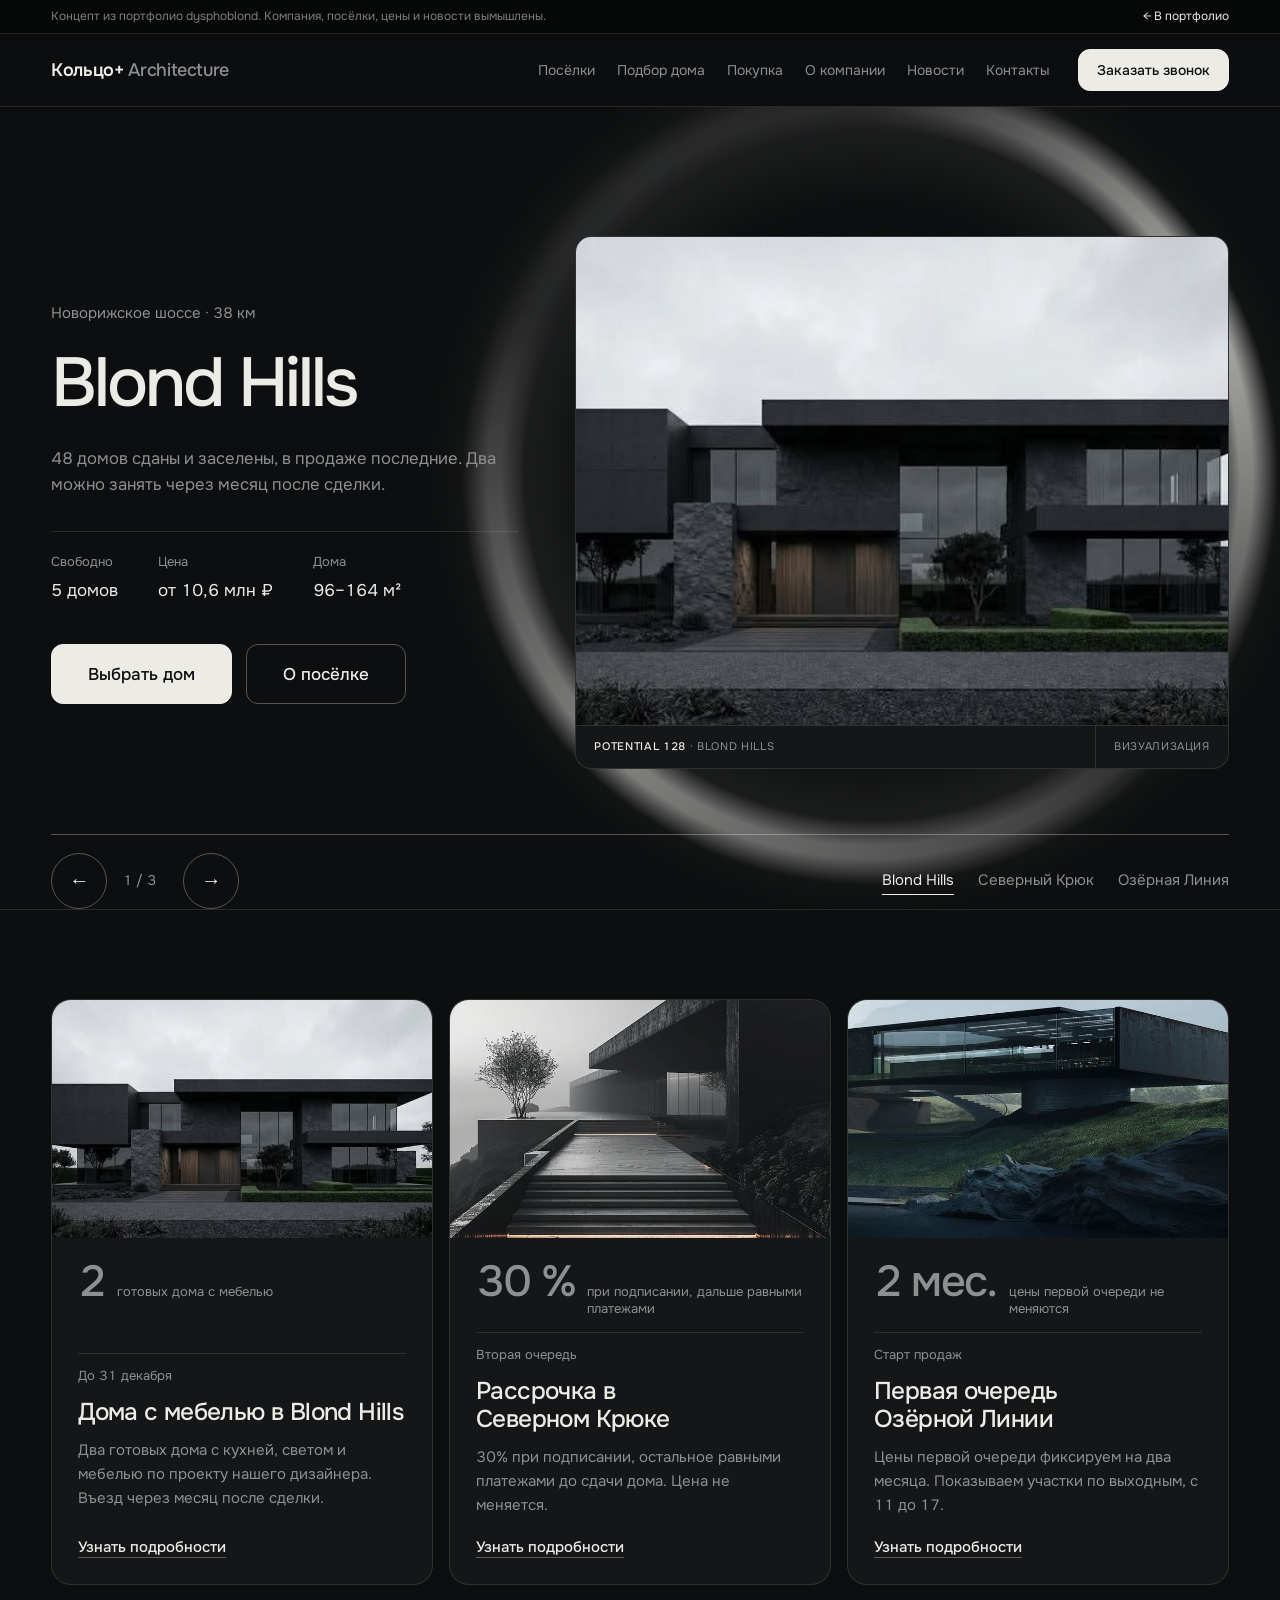
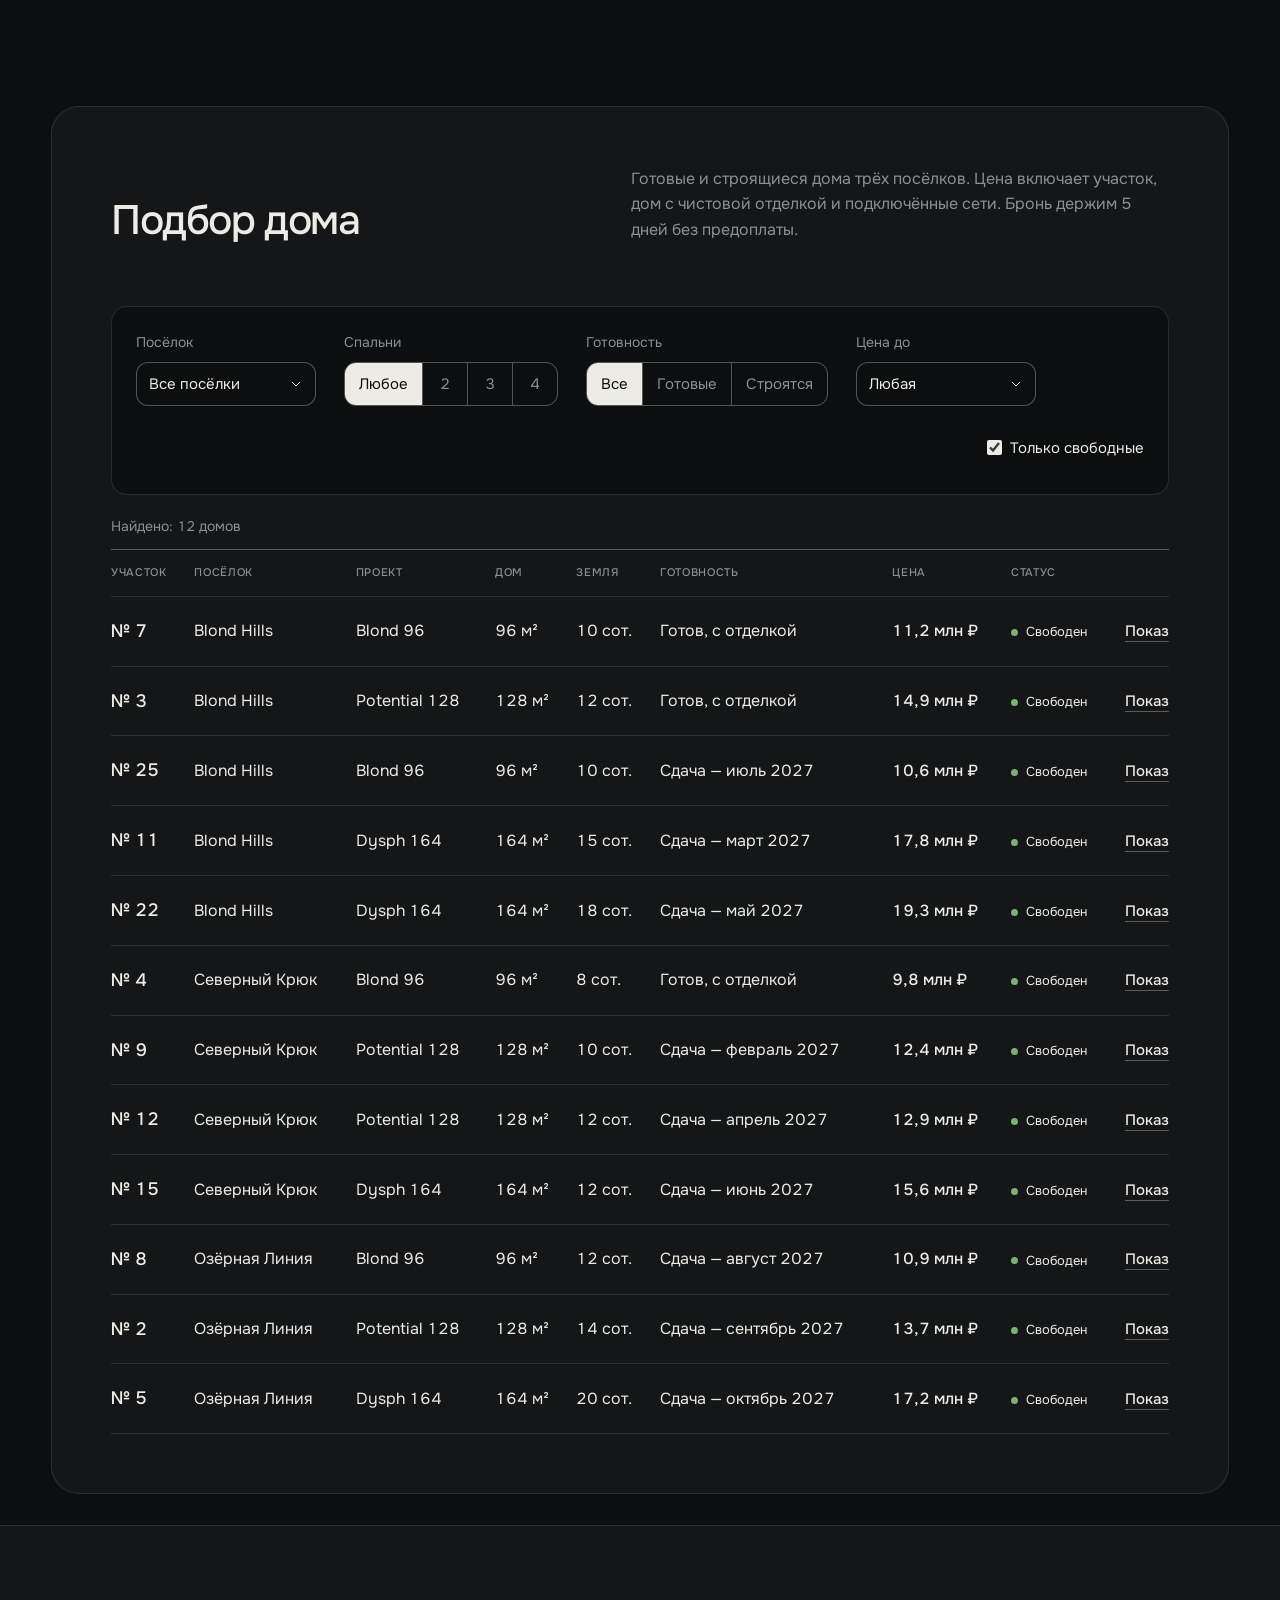
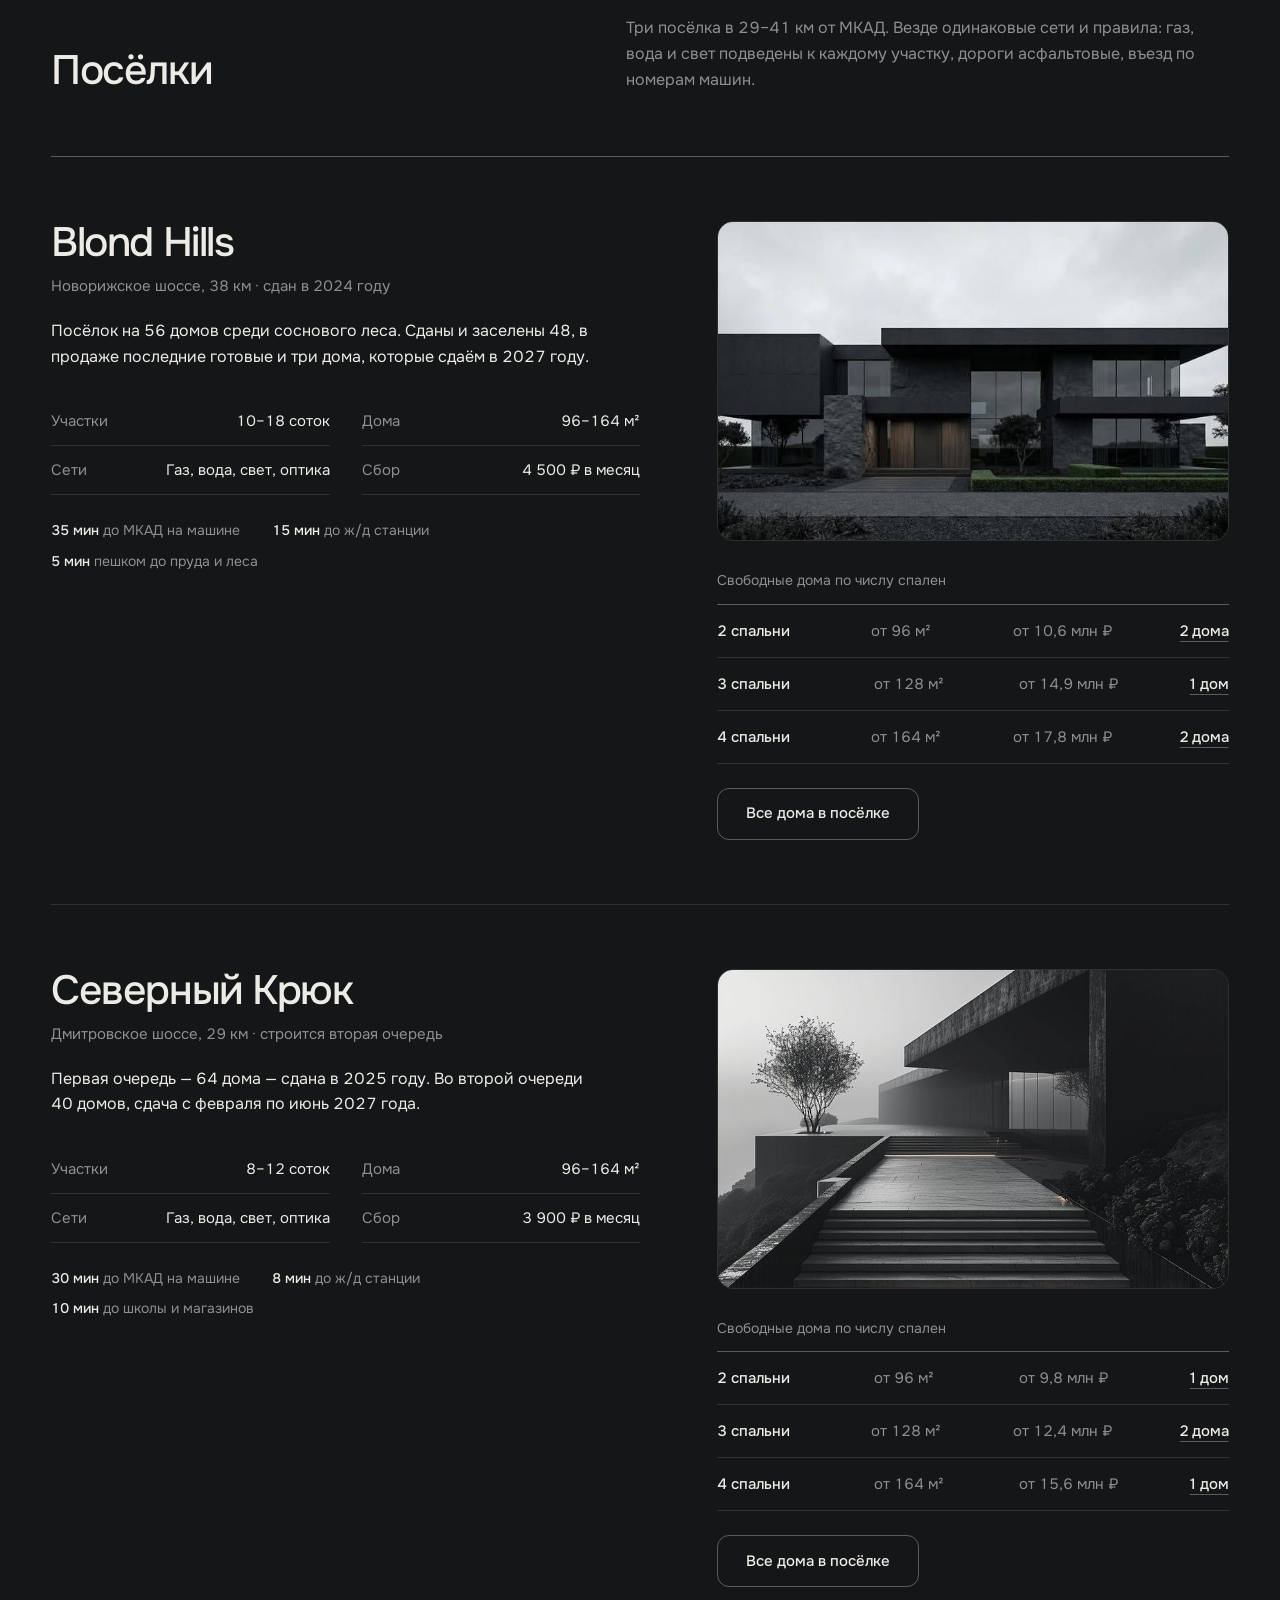
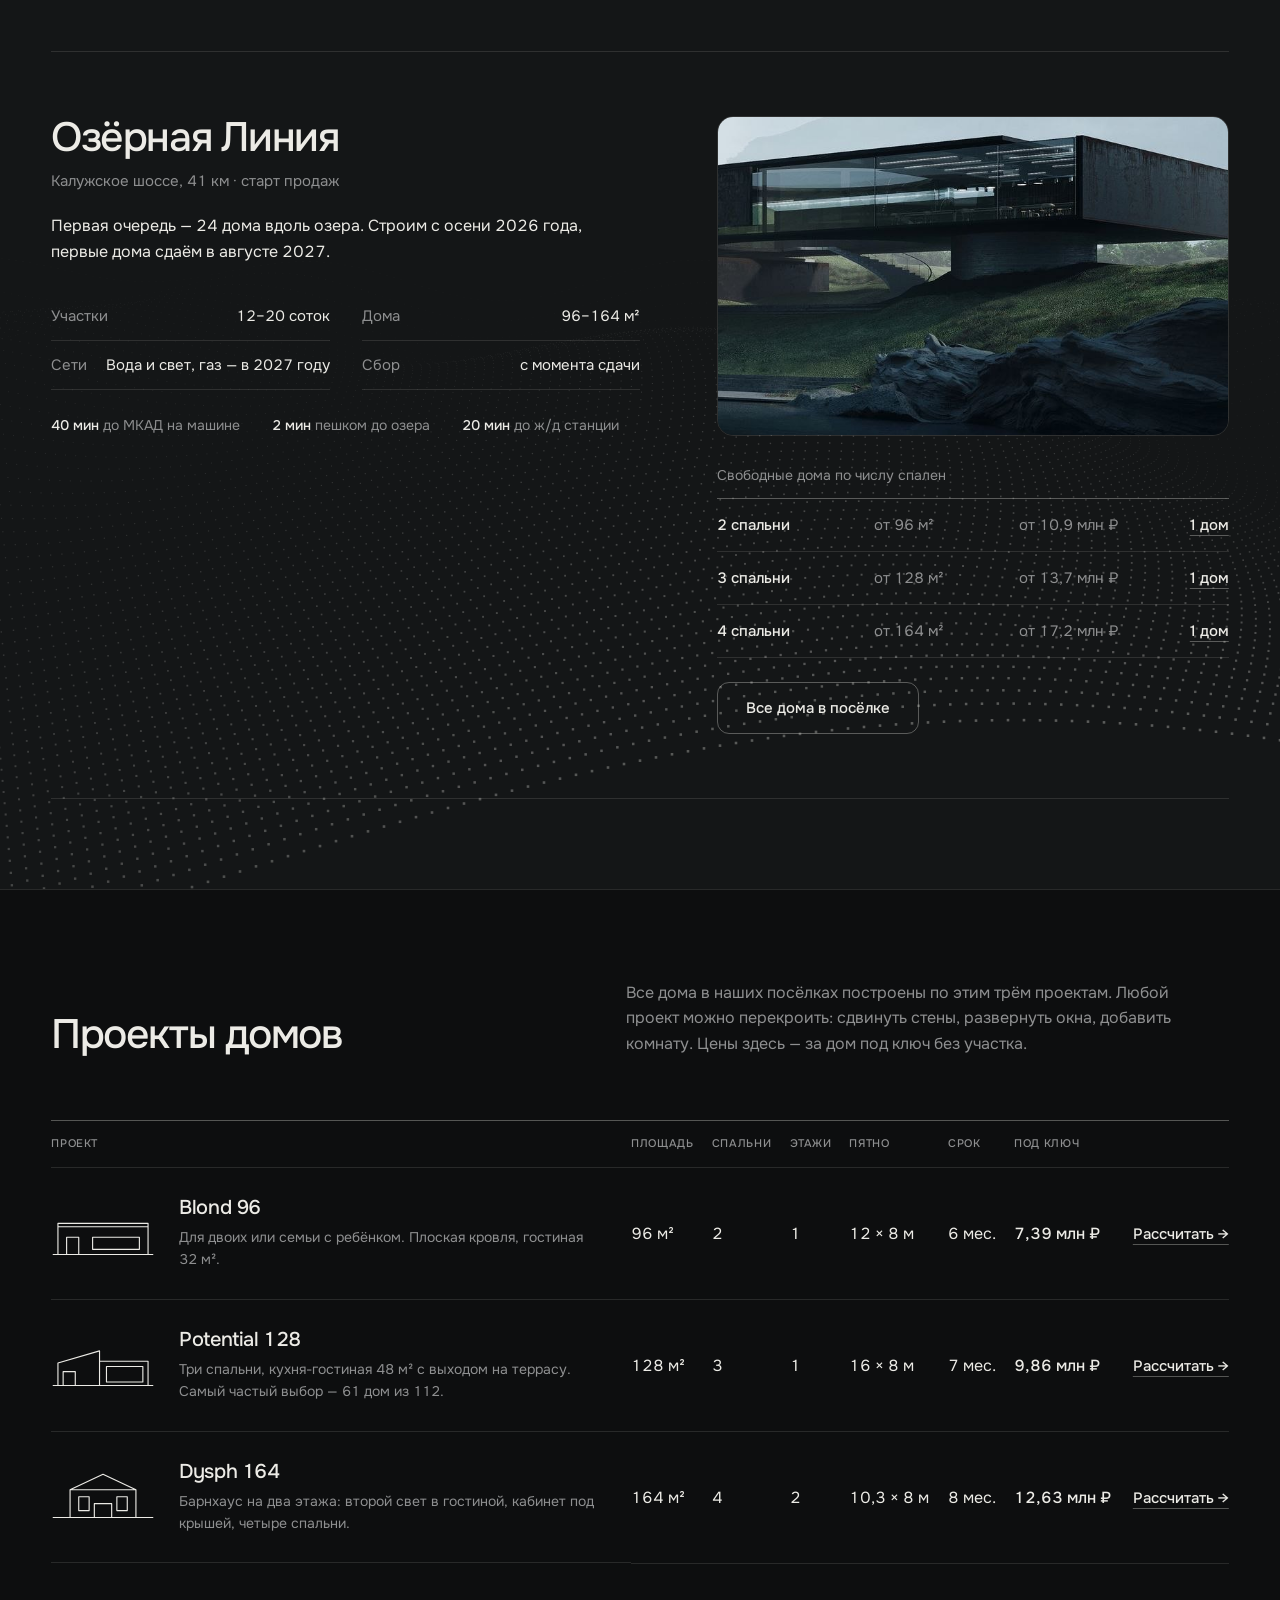
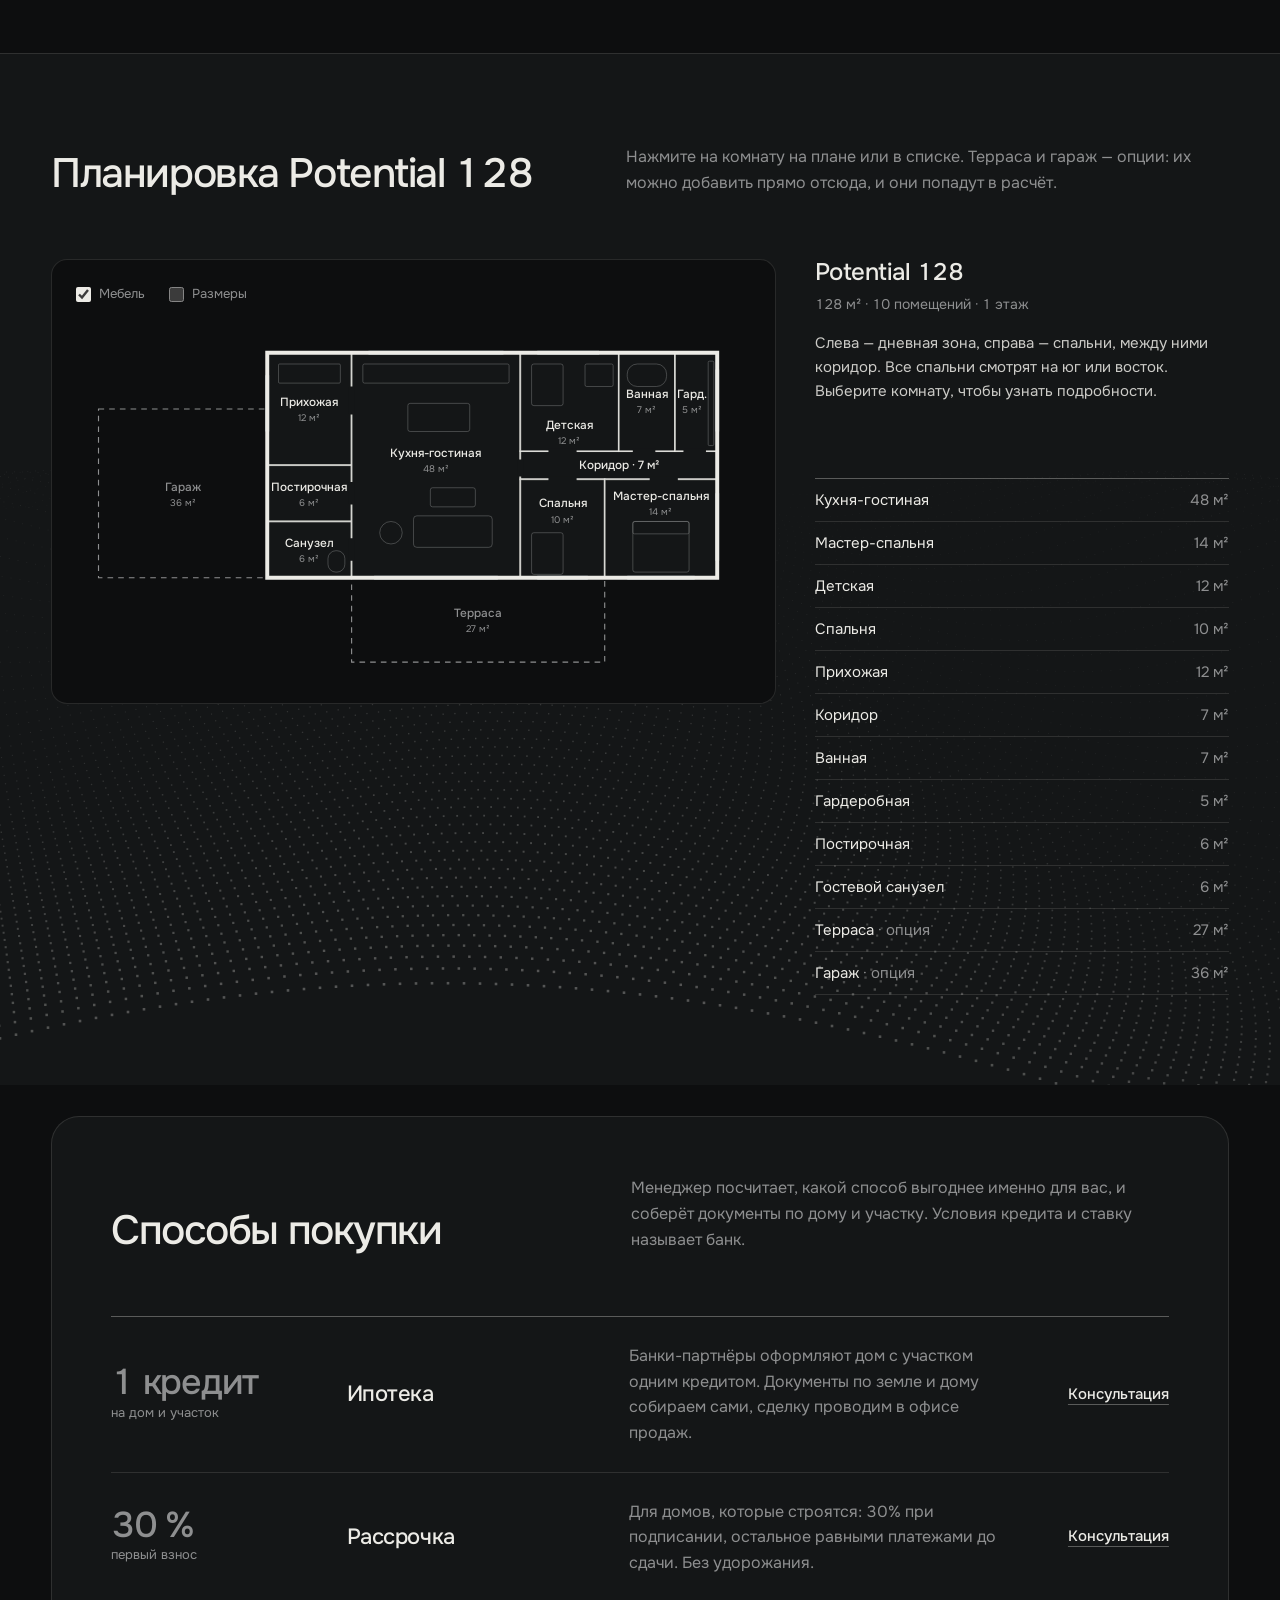
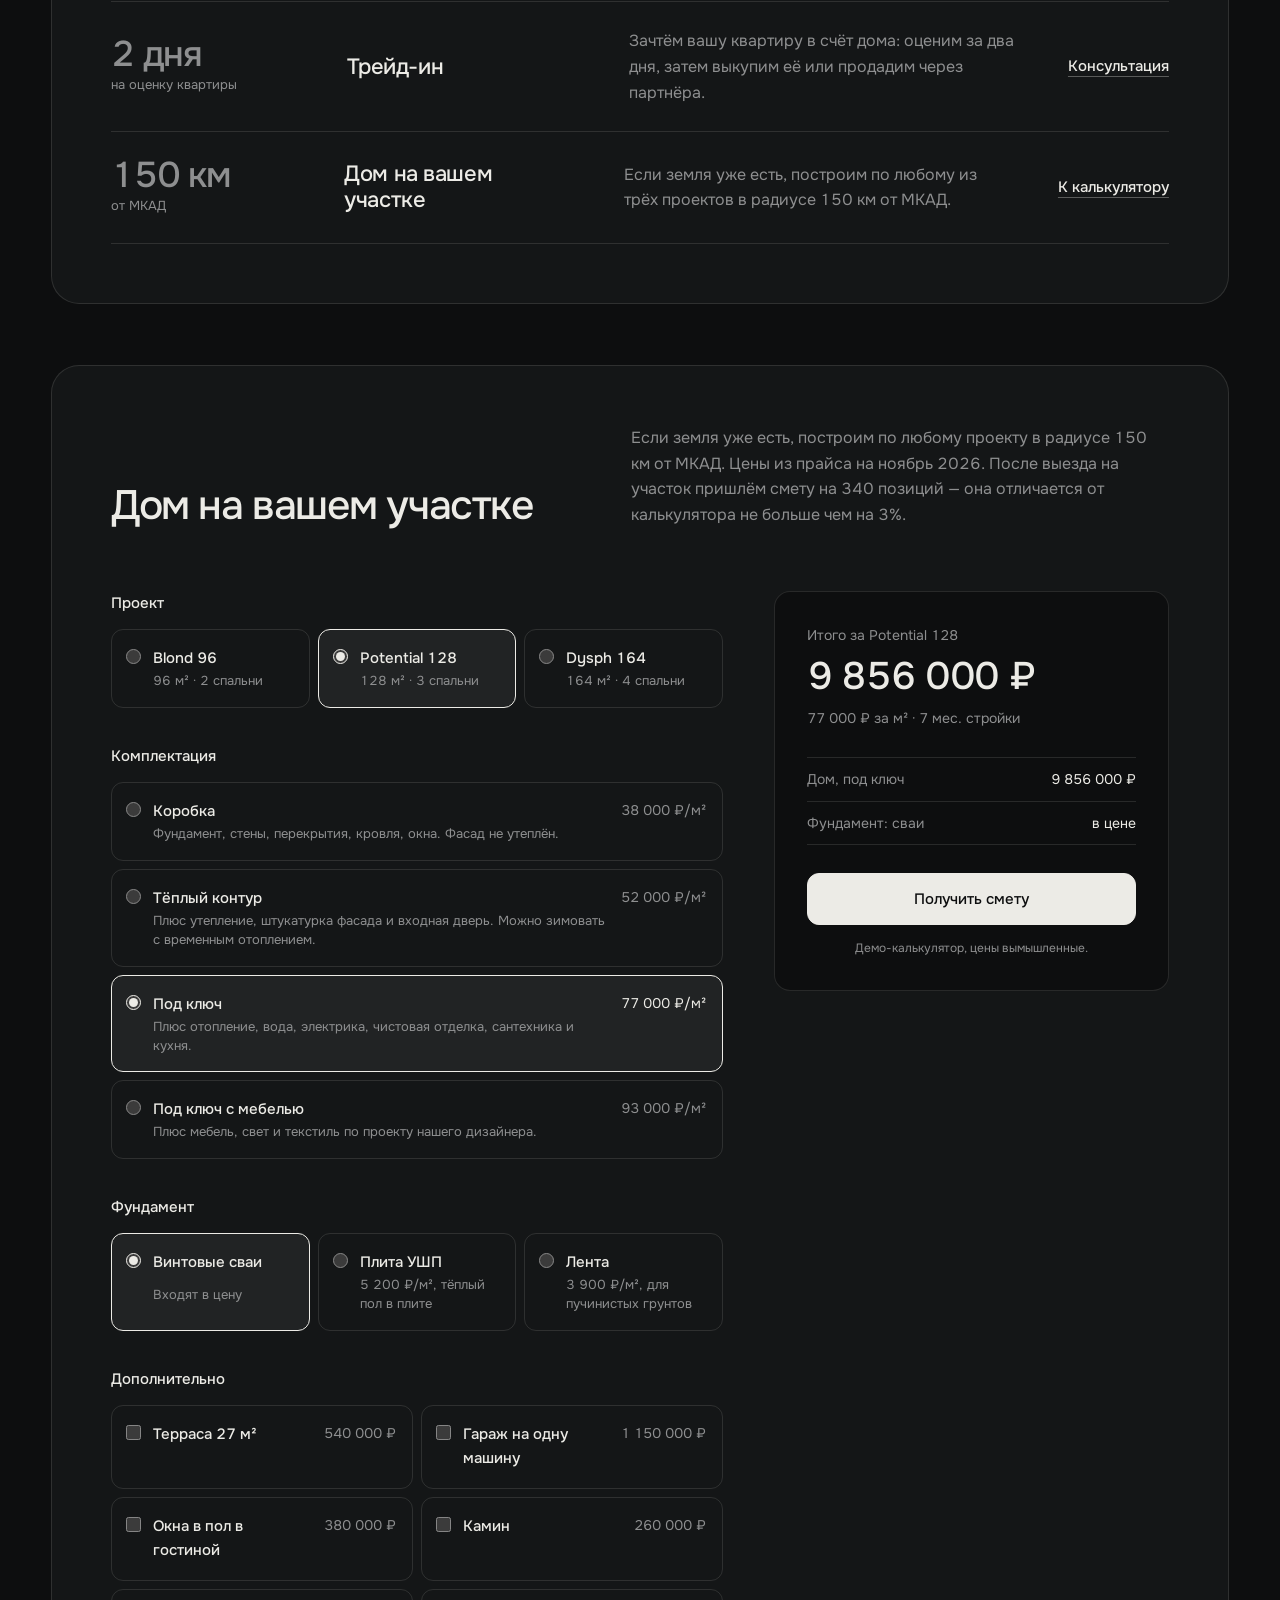
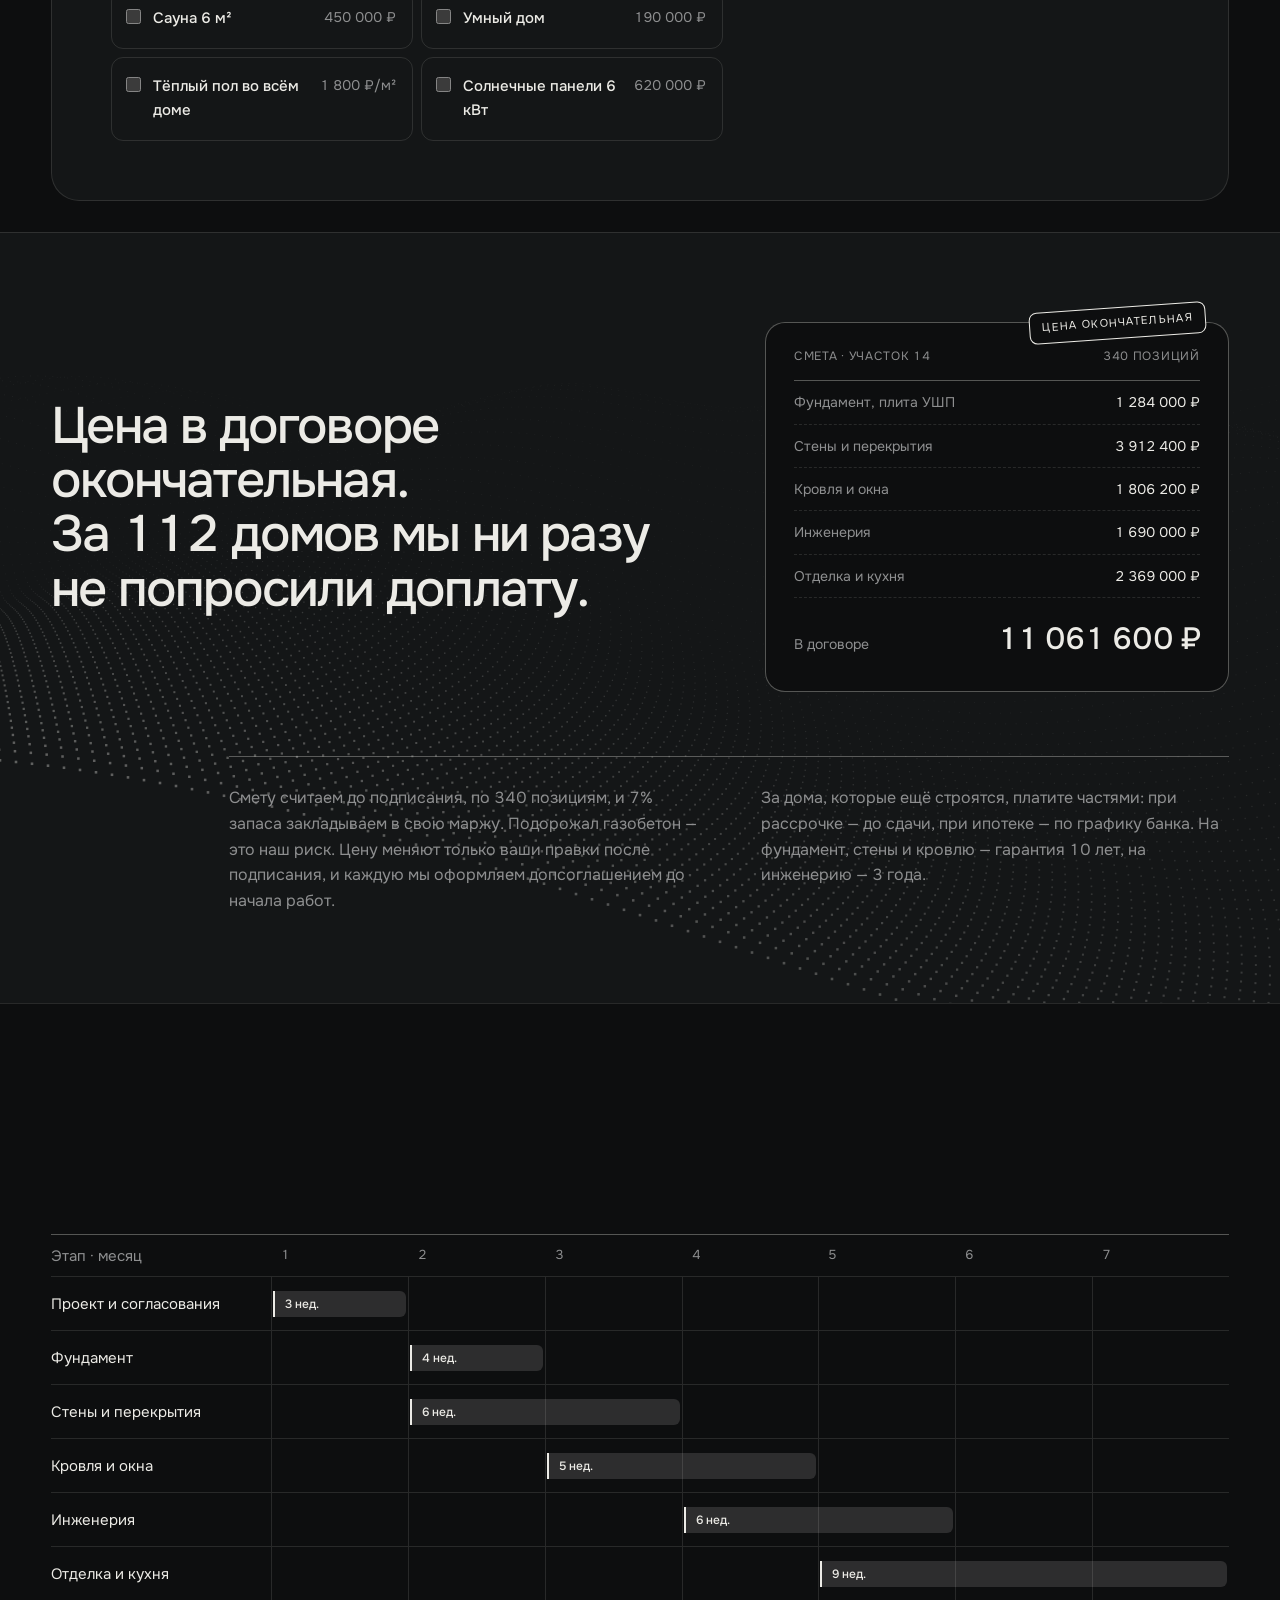
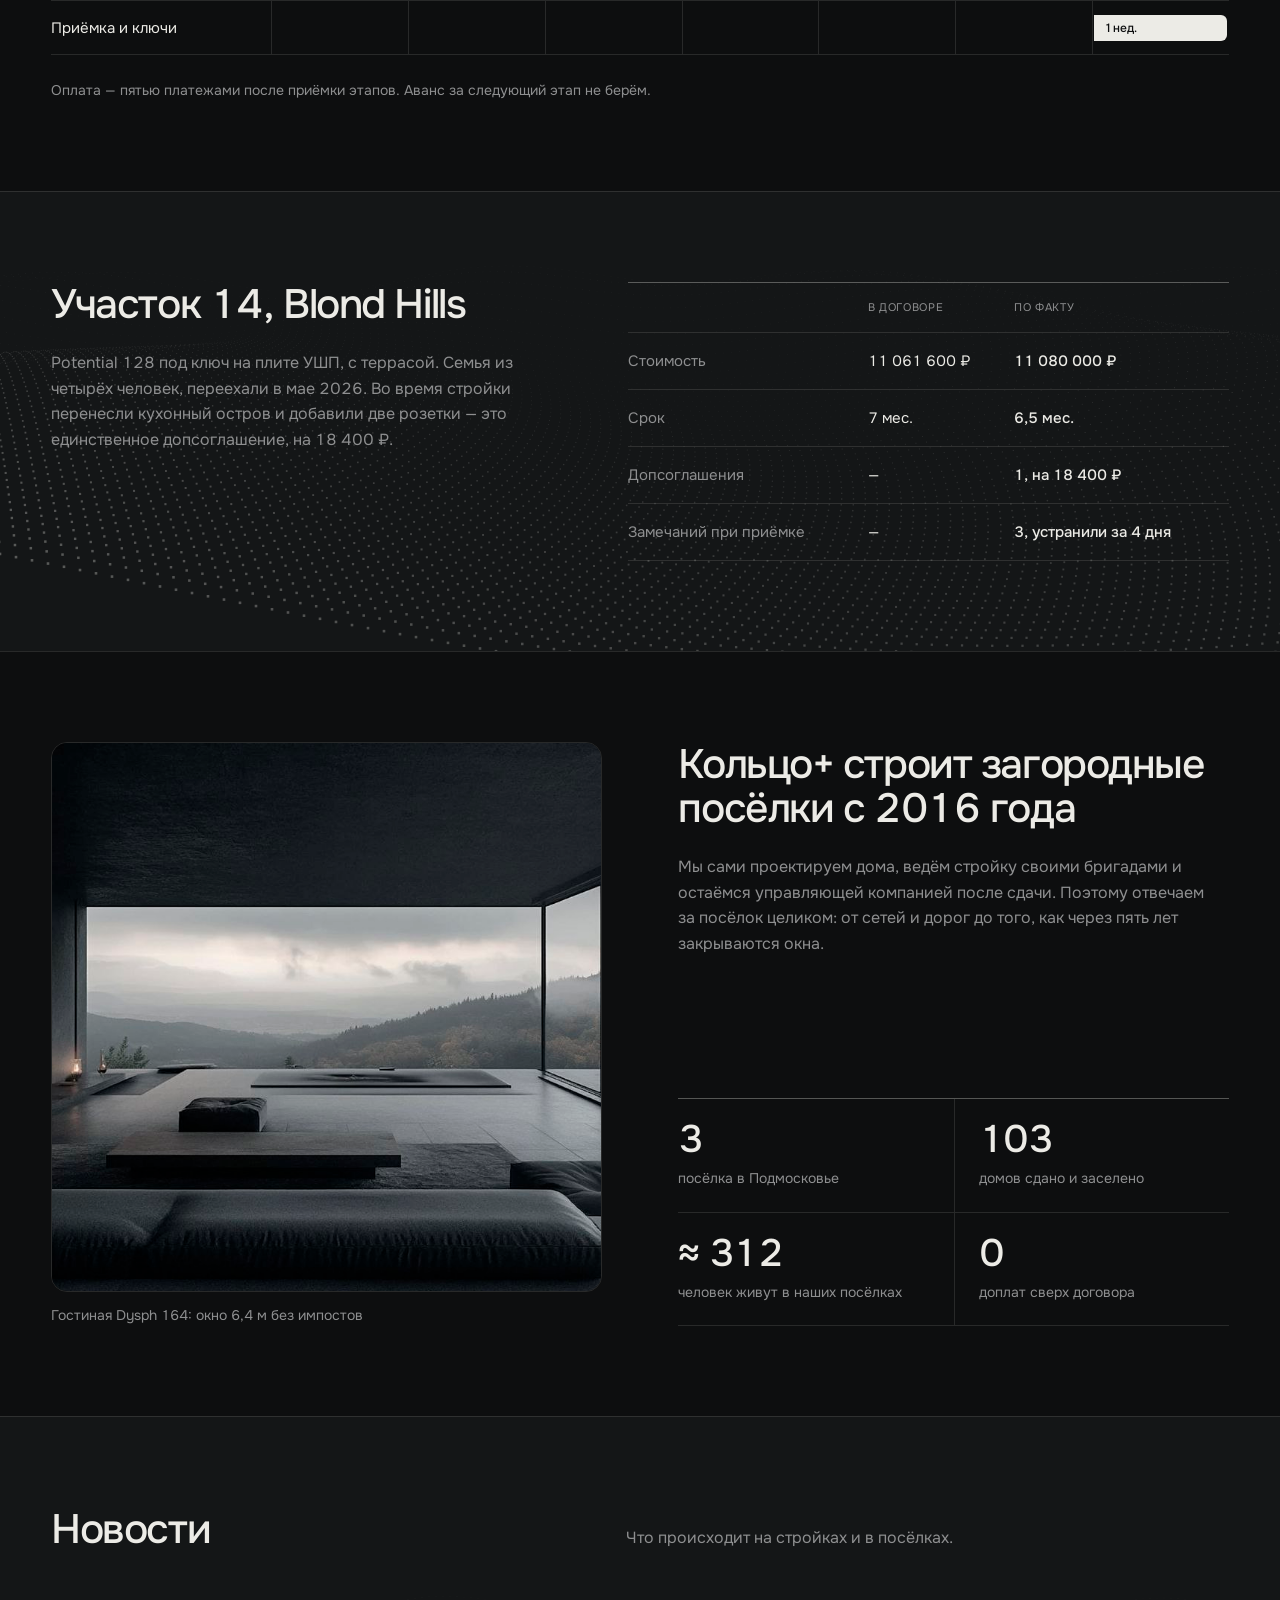
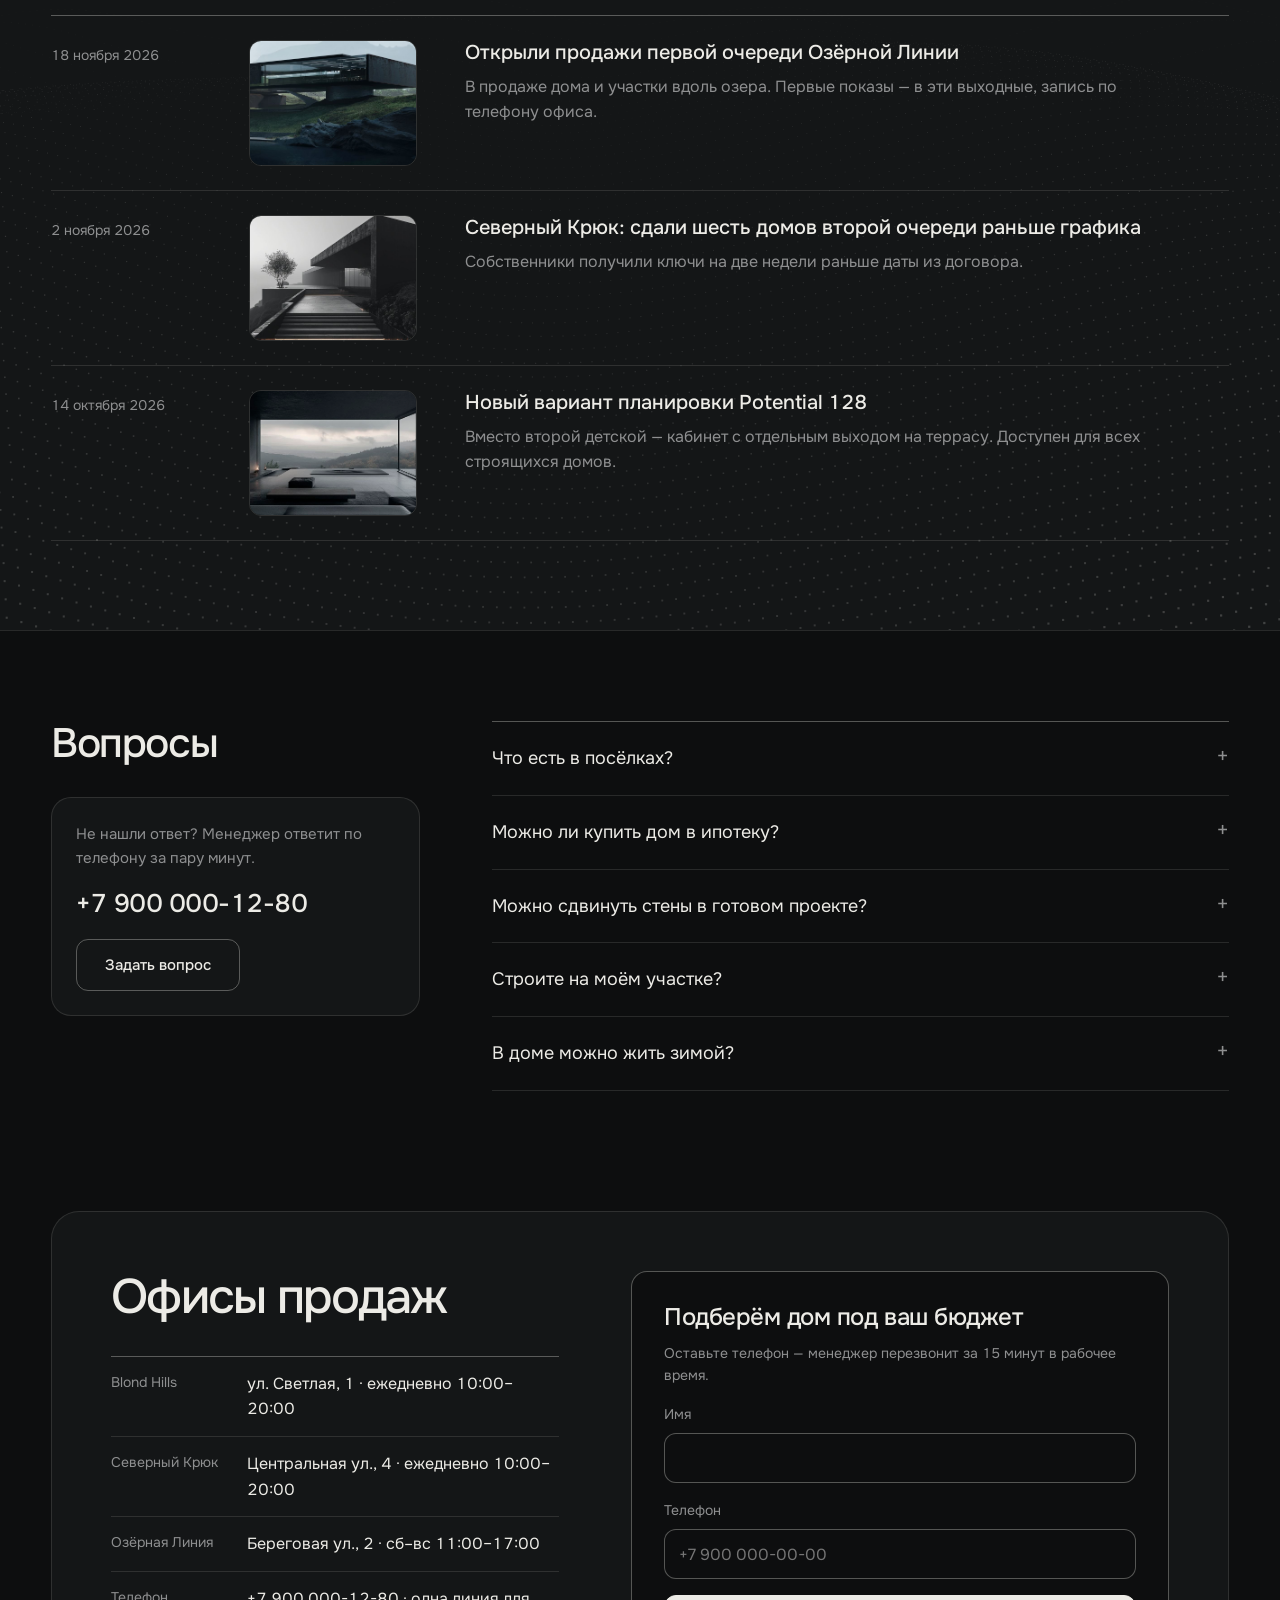
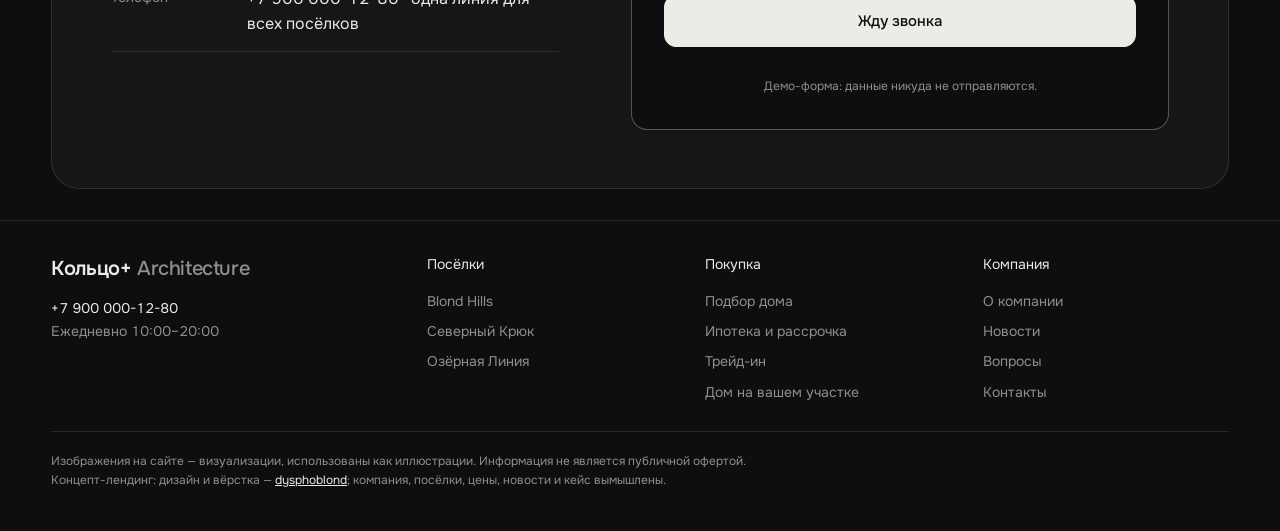
<file: projects/dysph-house/index.html>
<!doctype html>
<html lang="ru">
<head>
<meta charset="utf-8">
<meta name="viewport" content="width=device-width,initial-scale=1">
<meta name="theme-color" content="#0d0e0f">
<title>Кольцо+ — загородные посёлки в Подмосковье от застройщика</title>
<meta name="description" content="Застройщик загородных посёлков Кольцо+: готовые и строящиеся дома 96–164 м² с участком и отделкой в трёх посёлках, подбор дома, ипотека, рассрочка и трейд-ин. Концепт-лендинг из портфолио dysphoblond.">
<link rel="preconnect" href="https://fonts.googleapis.com">
<link rel="preconnect" href="https://fonts.gstatic.com" crossorigin>
<link rel="stylesheet" href="https://fonts.googleapis.com/css2?family=Onest:wght@400;500;600&display=swap">
<link rel="stylesheet" href="style.css?v=21">
<link rel="stylesheet" href="../../transition.css?v=1">
</head>
<body>
<!-- Пометка: лендинг — концепт для портфолио, компания вымышленная -->
<div class="concept-bar">
  <div class="wrap"><span>Концепт из портфолио dysphoblond. Компания, посёлки, цены и новости вымышлены.</span><a href="../../index.html#projects">← В портфолио</a></div>
</div>

<header class="header" id="header">
  <div class="wrap header-row">
    <a class="logo" href="#top">Кольцо+ <span>Architecture</span></a>
    <nav class="nav" id="nav" aria-label="Разделы">
      <a href="#villages">Посёлки</a><a href="#select">Подбор дома</a><a href="#buy">Покупка</a><a href="#about">О компании</a><a href="#news">Новости</a><a href="#visit">Контакты</a>
    </nav>
    <button class="btn header-cta" type="button" data-dialog="callback">Заказать звонок</button>
    <button class="burger" id="burger" aria-label="Открыть меню" aria-expanded="false" aria-controls="nav"><i></i><i></i></button>
  </div>
</header>

<main>
<!-- 1. Первый экран: посёлки по одному, листаются кнопками -->
<section class="hero" id="top" aria-roledescription="карусель" aria-label="Посёлки Кольцо+">
  <h1 class="sr">Кольцо+ — застройщик загородных посёлков в Подмосковье</h1>
  <div class="wrap">
    <div class="slides" id="slides">
    <article class="slide" data-slide="0" aria-roledescription="слайд" aria-label="1 из 3">
      <div class="slide-text">
        <p class="kicker">Новорижское шоссе · 38 км</p>
        <p class="slide-title">Blond Hills</p>
        <p class="lead">48 домов сданы и заселены, в продаже последние. Два можно занять через месяц после сделки.</p>
        <dl class="slide-facts">
          <div><dt>Свободно</dt><dd data-free="blond"></dd></div>
          <div><dt>Цена</dt><dd data-from="blond"></dd></div>
          <div><dt>Дома</dt><dd>96–164 м²</dd></div>
        </dl>
        <div class="hero-actions">
          <button class="btn" type="button" data-select="blond">Выбрать дом</button>
          <a class="btn btn-ghost" href="#v-blond">О посёлке</a>
        </div>
      </div>
      <figure class="shot">
        <img src="img/blond.jpg" width="736" height="414" style="object-position:50% 50%" alt="Двухэтажный дом с тёмным фасадом, каменными вставками и деревянной входной группой" fetchpriority="high">
        <figcaption class="stamp"><span><b>Potential 128</b> · Blond Hills</span><span>Визуализация</span></figcaption>
      </figure>
    </article>
    <article class="slide" data-slide="1" aria-roledescription="слайд" aria-label="2 из 3" hidden>
      <div class="slide-text">
        <p class="kicker">Дмитровское шоссе · 29 км</p>
        <p class="slide-title">Северный Крюк</p>
        <p class="lead">Первая очередь сдана в 2025 году, вторую строим. Ближайший к МКАД посёлок, школа и магазины — в 10 минутах.</p>
        <dl class="slide-facts">
          <div><dt>Свободно</dt><dd data-free="hook"></dd></div>
          <div><dt>Цена</dt><dd data-from="hook"></dd></div>
          <div><dt>Дома</dt><dd>96–164 м²</dd></div>
        </dl>
        <div class="hero-actions">
          <button class="btn" type="button" data-select="hook">Выбрать дом</button>
          <a class="btn btn-ghost" href="#v-hook">О посёлке</a>
        </div>
      </div>
      <figure class="shot">
        <img src="img/hook.jpg" width="736" height="920" style="object-position:50% 58%" alt="Лестница к одноэтажному дому из тёмного бетона с консольной кровлей, туман">
        <figcaption class="stamp"><span><b>Blond 96</b> · Северный Крюк</span><span>Визуализация</span></figcaption>
      </figure>
    </article>
    <article class="slide" data-slide="2" aria-roledescription="слайд" aria-label="3 из 3" hidden>
      <div class="slide-text">
        <p class="kicker">Калужское шоссе · 41 км</p>
        <p class="slide-title">Озёрная Линия</p>
        <p class="lead">Новый посёлок у озера: открыли продажи первой очереди. Участки от 12 соток, у части — выход к воде.</p>
        <dl class="slide-facts">
          <div><dt>Свободно</dt><dd data-free="lake"></dd></div>
          <div><dt>Цена</dt><dd data-from="lake"></dd></div>
          <div><dt>Дома</dt><dd>96–164 м²</dd></div>
        </dl>
        <div class="hero-actions">
          <button class="btn" type="button" data-select="lake">Выбрать дом</button>
          <a class="btn btn-ghost" href="#v-lake">О посёлке</a>
        </div>
      </div>
      <figure class="shot">
        <img src="img/lake.jpg" width="736" height="736" style="object-position:50% 45%" alt="Дом с остеклённым вторым этажом на опоре над берегом озера">
        <figcaption class="stamp"><span><b>Dysph 164</b> · Озёрная Линия</span><span>Визуализация</span></figcaption>
      </figure>
    </article>
    </div>
    <div class="slider-nav">
      <button class="slider-btn" type="button" id="slide-prev" aria-label="Предыдущий посёлок">←</button>
      <span class="slider-count" id="slide-count" aria-live="polite">1 / 3</span>
      <button class="slider-btn" type="button" id="slide-next" aria-label="Следующий посёлок">→</button>
      <span class="slider-names" id="slide-names"></span>
    </div>
  </div>
</section>

<!-- 2. Спецпредложения -->
<section class="offers" id="offers" aria-label="Предложения">
  <div class="wrap offers-grid">
    <article class="offer">
      <img class="offer-photo" src="img/blond.jpg" width="736" height="414" alt="Двухэтажный дом с тёмным фасадом в Blond Hills" loading="lazy">
      <p class="offer-fig"><b>2</b><span>готовых дома с мебелью</span></p>
      <p class="offer-date">До 31 декабря</p>
      <h2 class="offer-title">Дома с мебелью в Blond Hills</h2>
      <p>Два готовых дома с кухней, светом и мебелью по проекту нашего дизайнера. Въезд через месяц после сделки.</p>
      <button class="link" type="button" data-dialog="offer" data-offer="Дома с мебелью в Blond Hills">Узнать подробности</button>
    </article>
    <article class="offer">
      <img class="offer-photo" src="img/hook.jpg" width="736" height="920" alt="Лестница к дому в Северном Крюке" loading="lazy">
      <p class="offer-fig"><b>30 %</b><span>при подписании, дальше равными платежами</span></p>
      <p class="offer-date">Вторая очередь</p>
      <h2 class="offer-title">Рассрочка в Северном Крюке</h2>
      <p>30% при подписании, остальное равными платежами до сдачи дома. Цена не меняется.</p>
      <button class="link" type="button" data-dialog="offer" data-offer="Рассрочка в Северном Крюке">Узнать подробности</button>
    </article>
    <article class="offer">
      <img class="offer-photo" src="img/lake.jpg" width="736" height="736" alt="Дом у озера в Озёрной Линии" loading="lazy">
      <p class="offer-fig"><b>2 мес.</b><span>цены первой очереди не меняются</span></p>
      <p class="offer-date">Старт продаж</p>
      <h2 class="offer-title">Первая очередь Озёрной Линии</h2>
      <p>Цены первой очереди фиксируем на два месяца. Показываем участки по выходным, с 11 до 17.</p>
      <button class="link" type="button" data-dialog="offer" data-offer="Первая очередь Озёрной Линии">Узнать подробности</button>
    </article>
  </div>
</section>

<!-- 3. Подбор дома по параметрам -->
<section class="section panel-sec" id="select" aria-labelledby="select-title">
  <div class="wrap">
    <div class="head-split">
      <h2 id="select-title">Подбор дома</h2>
      <p>Готовые и строящиеся дома трёх посёлков. Цена включает участок, дом с чистовой отделкой и подключённые сети. Бронь держим 5 дней без предоплаты.</p>
    </div>
    <form class="picker" id="picker" aria-label="Параметры подбора">
      <label class="pick"><span>Посёлок</span>
        <select name="village"><option value="all">Все посёлки</option><option value="blond">Blond Hills</option><option value="hook">Северный Крюк</option><option value="lake">Озёрная Линия</option></select>
      </label>
      <fieldset class="pick"><legend>Спальни</legend>
        <div class="seg">
          <label><input type="radio" name="beds" value="all" checked><span>Любое</span></label>
          <label><input type="radio" name="beds" value="2"><span>2</span></label>
          <label><input type="radio" name="beds" value="3"><span>3</span></label>
          <label><input type="radio" name="beds" value="4"><span>4</span></label>
        </div>
      </fieldset>
      <fieldset class="pick"><legend>Готовность</legend>
        <div class="seg">
          <label><input type="radio" name="state" value="all" checked><span>Все</span></label>
          <label><input type="radio" name="state" value="ready"><span>Готовые</span></label>
          <label><input type="radio" name="state" value="building"><span>Строятся</span></label>
        </div>
      </fieldset>
      <label class="pick"><span>Цена до</span>
        <select name="price"><option value="0">Любая</option><option value="12">12 млн ₽</option><option value="15">15 млн ₽</option><option value="18">18 млн ₽</option></select>
      </label>
      <label class="check pick-free"><input type="checkbox" name="free" checked> Только свободные</label>
    </form>
    <p class="picker-count" id="picker-count" aria-live="polite"></p>
    <table class="lots-table">
      <thead>
        <tr><th scope="col">Участок</th><th scope="col">Посёлок</th><th scope="col">Проект</th><th scope="col">Дом</th><th scope="col">Земля</th><th scope="col">Готовность</th><th scope="col">Цена</th><th scope="col">Статус</th><th scope="col"><span class="sr">Действие</span></th></tr>
      </thead>
      <tbody id="lots-body"></tbody>
    </table>
    <div class="picker-empty" id="picker-empty" hidden>
      <p>Таких домов сейчас нет. Оставьте телефон — сообщим, когда появятся, или подберём ближайший вариант.</p>
      <button class="btn btn-ghost" type="button" data-dialog="callback">Оставить телефон</button>
    </div>
  </div>
</section>

<!-- 4. Посёлки -->
<section class="section section-surface" id="villages" aria-labelledby="villages-title">
  <div class="wrap">
    <div class="head-split">
      <h2 id="villages-title">Посёлки</h2>
      <p>Три посёлка в 29–41 км от МКАД. Везде одинаковые сети и правила: газ, вода и свет подведены к каждому участку, дороги асфальтовые, въезд по номерам машин.</p>
    </div>
    <div class="villages">
    <article class="village" id="v-blond">
      <div class="village-main">
        <h3>Blond Hills</h3>
        <p class="village-road">Новорижское шоссе, 38 км · сдан в 2024 году</p>
        <p class="village-text">Посёлок на 56 домов среди соснового леса. Сданы и заселены 48, в продаже последние готовые и три дома, которые сдаём в 2027 году.</p>
        <dl class="village-facts"><div><dt>Участки</dt><dd>10–18 соток</dd></div><div><dt>Дома</dt><dd>96–164 м²</dd></div><div><dt>Сети</dt><dd>Газ, вода, свет, оптика</dd></div><div><dt>Сбор</dt><dd>4 500 ₽ в месяц</dd></div></dl>
        <ul class="village-times"><li><b>35 мин</b> до МКАД на машине</li><li><b>15 мин</b> до ж/д станции</li><li><b>5 мин</b> пешком до пруда и леса</li></ul>
      </div>
      <div class="village-beds">
        <img class="village-photo" src="img/blond.jpg" width="736" height="414" style="object-position:50% 50%" alt="" loading="lazy">
        <p class="beds-title">Свободные дома по числу спален</p>
        <ul class="beds" data-beds="blond"></ul>
        <button class="btn btn-ghost" type="button" data-select="blond">Все дома в посёлке</button>
      </div>
    </article>
    <article class="village" id="v-hook">
      <div class="village-main">
        <h3>Северный Крюк</h3>
        <p class="village-road">Дмитровское шоссе, 29 км · строится вторая очередь</p>
        <p class="village-text">Первая очередь — 64 дома — сдана в 2025 году. Во второй очереди 40 домов, сдача с февраля по июнь 2027 года.</p>
        <dl class="village-facts"><div><dt>Участки</dt><dd>8–12 соток</dd></div><div><dt>Дома</dt><dd>96–164 м²</dd></div><div><dt>Сети</dt><dd>Газ, вода, свет, оптика</dd></div><div><dt>Сбор</dt><dd>3 900 ₽ в месяц</dd></div></dl>
        <ul class="village-times"><li><b>30 мин</b> до МКАД на машине</li><li><b>8 мин</b> до ж/д станции</li><li><b>10 мин</b> до школы и магазинов</li></ul>
      </div>
      <div class="village-beds">
        <img class="village-photo" src="img/hook.jpg" width="736" height="920" style="object-position:50% 58%" alt="" loading="lazy">
        <p class="beds-title">Свободные дома по числу спален</p>
        <ul class="beds" data-beds="hook"></ul>
        <button class="btn btn-ghost" type="button" data-select="hook">Все дома в посёлке</button>
      </div>
    </article>
    <article class="village" id="v-lake">
      <div class="village-main">
        <h3>Озёрная Линия</h3>
        <p class="village-road">Калужское шоссе, 41 км · старт продаж</p>
        <p class="village-text">Первая очередь — 24 дома вдоль озера. Строим с осени 2026 года, первые дома сдаём в августе 2027.</p>
        <dl class="village-facts"><div><dt>Участки</dt><dd>12–20 соток</dd></div><div><dt>Дома</dt><dd>96–164 м²</dd></div><div><dt>Сети</dt><dd>Вода и свет, газ — в 2027 году</dd></div><div><dt>Сбор</dt><dd>с момента сдачи</dd></div></dl>
        <ul class="village-times"><li><b>40 мин</b> до МКАД на машине</li><li><b>2 мин</b> пешком до озера</li><li><b>20 мин</b> до ж/д станции</li></ul>
      </div>
      <div class="village-beds">
        <img class="village-photo" src="img/lake.jpg" width="736" height="736" style="object-position:50% 45%" alt="" loading="lazy">
        <p class="beds-title">Свободные дома по числу спален</p>
        <ul class="beds" data-beds="lake"></ul>
        <button class="btn btn-ghost" type="button" data-select="lake">Все дома в посёлке</button>
      </div>
    </article>
    </div>
  </div>
</section>

<!-- 5. Проекты домов: по ним построены все посёлки -->
<section class="section" id="models" aria-labelledby="models-title">
  <div class="wrap">
    <div class="head-split">
      <h2 id="models-title">Проекты домов</h2>
      <p>Все дома в наших посёлках построены по этим трём проектам. Любой проект можно перекроить: сдвинуть стены, развернуть окна, добавить комнату. Цены здесь — за дом под ключ без участка.</p>
    </div>
    <table class="models-table">
      <thead>
        <tr><th scope="col">Проект</th><th scope="col">Площадь</th><th scope="col">Спальни</th><th scope="col">Этажи</th><th scope="col">Пятно</th><th scope="col">Срок</th><th scope="col">Под ключ</th><th scope="col"><span class="sr">Действие</span></th></tr>
      </thead>
      <tbody>
        <tr>
          <th scope="row">
            <svg viewBox="0 0 120 64" aria-hidden="true"><path d="M8 56V24H112V56M2 56H118M8 24V20H112V24M18 56V36H32V56M48 36H102V50H48Z"/></svg>
            <span><b>Blond 96</b><small>Для двоих или семьи с ребёнком. Плоская кровля, гостиная 32 м².</small></span>
          </th>
          <td data-label="Площадь">96 м²</td><td data-label="Спальни">2</td><td data-label="Этажи">1</td><td data-label="Пятно">12 × 8 м</td><td data-label="Срок">6 мес.</td><td data-label="Под ключ" class="price">7,39 млн ₽</td>
          <td><button class="link" type="button" data-pick="blond">Рассчитать →</button></td>
        </tr>
        <tr>
          <th scope="row">
            <svg viewBox="0 0 120 64" aria-hidden="true"><path d="M8 56V30L56 16V56M56 28H112V56M2 56H118M14 56V40H28V56M64 34H106V52H64Z"/></svg>
            <span><b>Potential 128</b><small>Три спальни, кухня-гостиная 48 м² с выходом на террасу. Самый частый выбор — 61 дом из 112.</small></span>
          </th>
          <td data-label="Площадь">128 м²</td><td data-label="Спальни">3</td><td data-label="Этажи">1</td><td data-label="Пятно">16 × 8 м</td><td data-label="Срок">7 мес.</td><td data-label="Под ключ" class="price">9,86 млн ₽</td>
          <td><button class="link" type="button" data-pick="potential">Рассчитать →</button></td>
        </tr>
        <tr>
          <th scope="row">
            <svg viewBox="0 0 120 64" aria-hidden="true"><path d="M22 56V24L60 6L98 24V56M22 24H98M2 56H118M50 56V40H70V56M32 32H44V48H32ZM76 32H88V48H76Z"/></svg>
            <span><b>Dysph 164</b><small>Барнхаус на два этажа: второй свет в гостиной, кабинет под крышей, четыре спальни.</small></span>
          </th>
          <td data-label="Площадь">164 м²</td><td data-label="Спальни">4</td><td data-label="Этажи">2</td><td data-label="Пятно">10,3 × 8 м</td><td data-label="Срок">8 мес.</td><td data-label="Под ключ" class="price">12,63 млн ₽</td>
          <td><button class="link" type="button" data-pick="dysph">Рассчитать →</button></td>
        </tr>
      </tbody>
    </table>
  </div>
</section>

<!-- 6. Планировка -->
<section class="section section-surface" id="plan" aria-labelledby="plan-title">
  <div class="wrap">
    <div class="head-split">
      <h2 id="plan-title">Планировка Potential&nbsp;128</h2>
      <p>Нажмите на комнату на плане или в списке. Терраса и гараж — опции: их можно добавить прямо отсюда, и они попадут в расчёт.</p>
    </div>
    <div class="plan-layout">
      <div class="plan-board">
        <div class="plan-tools" role="group" aria-label="Слои планировки">
          <label class="check"><input type="checkbox" id="layer-furniture" checked> Мебель</label>
          <label class="check"><input type="checkbox" id="layer-dims"> Размеры</label>
          <span class="plan-swipe" aria-hidden="true">План листается →</span>
        </div>
        <div class="plan-scroll">
        <svg class="plan-svg" id="plan-svg" viewBox="-340 -60 1200 640" role="group" aria-label="План дома Potential 128">
          <g class="extra" id="extra-garage" data-room="garage"><rect x="-300" y="100" width="300" height="300"/><text x="-150" y="245">Гараж</text><text class="area" x="-150" y="272">36 м²</text></g>
          <g class="extra" id="extra-terrace" data-room="terrace"><rect x="150" y="400" width="450" height="150"/><text x="375" y="470">Терраса</text><text class="area" x="375" y="497">27 м²</text></g>
          <g class="room" data-room="hall"><rect x="0" y="0" width="150" height="200"/><text x="75" y="95">Прихожая</text><text class="area" x="75" y="122">12 м²</text></g>
          <g class="room" data-room="laundry"><rect x="0" y="200" width="150" height="100"/><text x="75" y="245">Постирочная</text><text class="area" x="75" y="272">6 м²</text></g>
          <g class="room" data-room="wc"><rect x="0" y="300" width="150" height="100"/><text x="75" y="345">Санузел</text><text class="area" x="75" y="372">6 м²</text></g>
          <g class="room" data-room="living"><rect x="150" y="0" width="300" height="400"/><text x="300" y="185">Кухня-гостиная</text><text class="area" x="300" y="212">48 м²</text></g>
          <g class="room" data-room="corridor"><rect x="450" y="175" width="350" height="50"/><text x="625" y="207">Коридор · 7 м²</text></g>
          <g class="room" data-room="kids"><rect x="450" y="0" width="175" height="175"/><text x="537" y="135">Детская</text><text class="area" x="537" y="162">12 м²</text></g>
          <g class="room" data-room="bath"><rect x="625" y="0" width="100" height="175"/><text x="675" y="80">Ванная</text><text class="area" x="675" y="107">7 м²</text></g>
          <g class="room" data-room="wardrobe"><rect x="725" y="0" width="75" height="175"/><text x="756" y="80">Гард.</text><text class="area" x="756" y="107">5 м²</text></g>
          <g class="room" data-room="bedroom"><rect x="450" y="225" width="150" height="175"/><text x="525" y="275">Спальня</text><text class="area" x="525" y="302">10 м²</text></g>
          <g class="room" data-room="master"><rect x="600" y="225" width="200" height="175"/><text x="700" y="262">Мастер-спальня</text><text class="area" x="700" y="289">14 м²</text></g>
          <g class="openings" aria-hidden="true">
            <path class="window" d="M190 400h220M480 400h90M640 400h120M800 250v120M800 30v110M480 0h110M180 0h240M0 40v100"/>
            <path class="door" d="M150 60v50M150 230v40M150 330v40M450 190v30M500 175h50M650 175h40M740 175h40M500 225h50M680 225h50"/>
          </g>
          <g class="furniture" aria-hidden="true">
            <rect x="170" y="20" width="260" height="34" rx="3"/><rect x="250" y="90" width="110" height="50" rx="4"/>
            <rect x="260" y="290" width="140" height="56" rx="6"/><rect x="200" y="300" width="40" height="40" rx="20"/><rect x="290" y="240" width="80" height="34" rx="4"/>
            <rect x="650" y="300" width="100" height="90" rx="4"/><rect x="650" y="300" width="100" height="22" rx="3"/>
            <rect x="470" y="320" width="56" height="74" rx="4"/><rect x="470" y="20" width="56" height="74" rx="4"/><rect x="565" y="20" width="50" height="40" rx="3"/>
            <rect x="640" y="20" width="70" height="40" rx="18"/><rect x="108" y="352" width="30" height="38" rx="14"/>
            <rect x="784" y="15" width="10" height="150" rx="2"/><rect x="20" y="20" width="110" height="34" rx="2"/>
          </g>
          <g class="dims-layer" aria-hidden="true">
            <path d="M0 -30H800M0 -38V-22M800 -38V-22M830 0V400M822 0H838M822 400H838"/>
            <text x="400" y="-42">16 000</text><text x="846" y="206" class="dim-v">8 000</text>
          </g>
          <path class="outline" d="M0 0H800V400H0Z" aria-hidden="true"/>
        </svg>
        </div>
      </div>
      <div class="plan-side">
        <div class="room-card" id="room-card" aria-live="polite"></div>
        <ul class="room-list" id="room-list" aria-label="Помещения"></ul>
      </div>
    </div>
  </div>
</section>

<!-- 7. Способы покупки -->
<section class="section panel-sec" id="buy" aria-labelledby="buy-title">
  <div class="wrap">
    <div class="head-split">
      <h2 id="buy-title">Способы покупки</h2>
      <p>Менеджер посчитает, какой способ выгоднее именно для вас, и соберёт документы по дому и участку. Условия кредита и ставку называет банк.</p>
    </div>
    <div class="buy-list">
      <div class="buy-row"><p class="buy-fig"><b>1 кредит</b><span>на дом и участок</span></p><h3>Ипотека</h3><p>Банки-партнёры оформляют дом с участком одним кредитом. Документы по земле и дому собираем сами, сделку проводим в офисе продаж.</p><button class="link" type="button" data-dialog="consult" data-topic="Ипотека">Консультация</button></div>
      <div class="buy-row"><p class="buy-fig"><b>30 %</b><span>первый взнос</span></p><h3>Рассрочка</h3><p>Для домов, которые строятся: 30% при подписании, остальное равными платежами до сдачи. Без удорожания.</p><button class="link" type="button" data-dialog="consult" data-topic="Рассрочка">Консультация</button></div>
      <div class="buy-row"><p class="buy-fig"><b>2 дня</b><span>на оценку квартиры</span></p><h3>Трейд-ин</h3><p>Зачтём вашу квартиру в счёт дома: оценим за два дня, затем выкупим её или продадим через партнёра.</p><button class="link" type="button" data-dialog="consult" data-topic="Трейд-ин">Консультация</button></div>
      <div class="buy-row"><p class="buy-fig"><b>150 км</b><span>от МКАД</span></p><h3>Дом на вашем участке</h3><p>Если земля уже есть, построим по любому из трёх проектов в радиусе 150 км от МКАД.</p><a class="link" href="#calc">К калькулятору</a></div>
    </div>
  </div>
</section>

<!-- 8. Калькулятор: дом на своей земле -->
<section class="section panel-sec" id="calc" aria-labelledby="calc-title">
  <div class="wrap">
    <div class="head-split">
      <h2 id="calc-title">Дом на вашем участке</h2>
      <p>Если земля уже есть, построим по любому проекту в радиусе 150 км от МКАД. Цены из прайса на ноябрь 2026. После выезда на участок пришлём смету на 340 позиций — она отличается от калькулятора не больше чем на 3%.</p>
    </div>
    <form class="calc" id="calc-form">
      <div class="calc-fields">
        <fieldset><legend>Проект</legend><div class="opts opts-3" id="model-choices"></div></fieldset>
        <fieldset><legend>Комплектация</legend><div class="opts" id="package-choices"></div></fieldset>
        <fieldset><legend>Фундамент</legend><div class="opts opts-3" id="foundation-choices"></div></fieldset>
        <fieldset><legend>Дополнительно</legend><div class="opts opts-2" id="option-choices"></div></fieldset>
      </div>
      <aside class="receipt" aria-live="polite">
        <p class="receipt-label">Итого за <span id="sum-model">Potential 128</span></p>
        <p class="receipt-total" id="sum-total">0 ₽</p>
        <p class="receipt-meta"><span id="sum-sqm"></span> · <span id="sum-time"></span></p>
        <table class="receipt-lines"><tbody id="sum-lines"></tbody></table>
        <button class="btn btn-wide" type="button" data-dialog="quote">Получить смету</button>
        <p class="receipt-note">Демо-калькулятор, цены вымышленные.</p>
      </aside>
    </form>
  </div>
</section>

<!-- 9. Условия -->
<section class="statement" id="terms" aria-labelledby="statement-title">
  <div class="wrap">
    <div class="statement-grid">
      <h2 id="statement-title">Цена в договоре окончательная. За&nbsp;112&nbsp;домов мы ни разу не попросили доплату.</h2>
      <figure class="estimate" aria-label="Пример сметы: участок 14, Blond Hills">
        <figcaption class="estimate-head"><span>Смета · участок 14</span><span>340 позиций</span></figcaption>
        <dl class="estimate-rows">
          <div><dt>Фундамент, плита УШП</dt><dd>1 284 000 ₽</dd></div>
          <div><dt>Стены и перекрытия</dt><dd>3 912 400 ₽</dd></div>
          <div><dt>Кровля и окна</dt><dd>1 806 200 ₽</dd></div>
          <div><dt>Инженерия</dt><dd>1 690 000 ₽</dd></div>
          <div><dt>Отделка и кухня</dt><dd>2 369 000 ₽</dd></div>
        </dl>
        <p class="estimate-total"><span>В договоре</span><b>11 061 600 ₽</b></p>
        <p class="estimate-stamp">Цена окончательная</p>
      </figure>
    </div>
    <div class="terms">
      <p>Смету считаем до подписания, по 340 позициям, и 7% запаса закладываем в свою маржу. Подорожал газобетон — это наш риск. Цену меняют только ваши правки после подписания, и каждую мы оформляем допсоглашением до начала работ.</p>
      <p>За дома, которые ещё строятся, платите частями: при рассрочке — до сдачи, при ипотеке — по графику банка. На фундамент, стены и кровлю — гарантия 10 лет, на инженерию — 3 года.</p>
    </div>
  </div>
</section>

<!-- 10. График стройки -->
<section class="section" id="schedule" aria-labelledby="schedule-title">
  <div class="wrap">
    <div class="head-split">
      <h2 id="schedule-title">График Potential 128</h2>
      <p>По пятницам — фотоотчёт и обновлённый график в личном кабинете. Отстаём больше чем на две недели — платим 0,1% от суммы договора за каждый день.</p>
    </div>
    <div class="gantt-scroll">
      <div class="gantt" role="table" aria-label="График стройки по месяцам">
        <div class="g-row g-head" role="row"><span role="columnheader">Этап · месяц</span><span role="columnheader">1</span><span role="columnheader">2</span><span role="columnheader">3</span><span role="columnheader">4</span><span role="columnheader">5</span><span role="columnheader">6</span><span role="columnheader">7</span></div>
        <div class="g-row" role="row"><span role="rowheader">Проект и согласования</span><i style="--from:2;--to:3" role="cell">3 нед.</i></div>
        <div class="g-row" role="row"><span role="rowheader">Фундамент</span><i style="--from:3;--to:4" role="cell">4 нед.</i></div>
        <div class="g-row" role="row"><span role="rowheader">Стены и перекрытия</span><i style="--from:3;--to:5" role="cell">6 нед.</i></div>
        <div class="g-row" role="row"><span role="rowheader">Кровля и окна</span><i style="--from:4;--to:6" role="cell">5 нед.</i></div>
        <div class="g-row" role="row"><span role="rowheader">Инженерия</span><i style="--from:5;--to:7" role="cell">6 нед.</i></div>
        <div class="g-row" role="row"><span role="rowheader">Отделка и кухня</span><i style="--from:6;--to:9" role="cell">9 нед.</i></div>
        <div class="g-row g-final" role="row"><span role="rowheader">Приёмка и ключи</span><i style="--from:8;--to:9" role="cell">1 нед.</i></div>
      </div>
    </div>
    <p class="note">Оплата — пятью платежами после приёмки этапов. Аванс за следующий этап не берём.</p>
  </div>
</section>

<!-- 11. Кейс: план и факт одного дома -->
<section class="section section-surface" aria-labelledby="case-title">
  <div class="wrap case">
    <div class="case-text">
      <h2 id="case-title">Участок 14, Blond Hills</h2>
      <p>Potential 128 под ключ на плите УШП, с террасой. Семья из четырёх человек, переехали в мае 2026. Во время стройки перенесли кухонный остров и добавили две розетки — это единственное допсоглашение, на 18 400 ₽.</p>
    </div>
    <table class="case-table">
      <thead><tr><th scope="col"></th><th scope="col">В договоре</th><th scope="col">По факту</th></tr></thead>
      <tbody>
        <tr><th scope="row">Стоимость</th><td>11 061 600 ₽</td><td>11 080 000 ₽</td></tr>
        <tr><th scope="row">Срок</th><td>7 мес.</td><td>6,5 мес.</td></tr>
        <tr><th scope="row">Допсоглашения</th><td>—</td><td>1, на 18 400 ₽</td></tr>
        <tr><th scope="row">Замечаний при приёмке</th><td>—</td><td>3, устранили за 4 дня</td></tr>
      </tbody>
    </table>
  </div>
</section>

<!-- 12. О компании -->
<section class="section" id="about" aria-labelledby="about-title">
  <div class="wrap about">
    <figure class="about-photo">
      <img src="img/interior.jpg" width="736" height="736" alt="Гостиная с панорамным окном во всю стену и видом на лесистые холмы" loading="lazy">
      <figcaption>Гостиная Dysph 164: окно 6,4 м без импостов</figcaption>
    </figure>
    <div class="about-text">
      <h2 id="about-title">Кольцо+ строит загородные посёлки с&nbsp;2016&nbsp;года</h2>
      <p>Мы сами проектируем дома, ведём стройку своими бригадами и остаёмся управляющей компанией после сдачи. Поэтому отвечаем за посёлок целиком: от сетей и дорог до того, как через пять лет закрываются окна.</p>
    </div>
    <dl class="about-stats">
      <div><dt>3</dt><dd>посёлка в Подмосковье</dd></div>
      <div><dt>112</dt><dd>домов сдано и заселено</dd></div>
      <div><dt>≈ 340</dt><dd>человек живут в наших посёлках</dd></div>
      <div><dt>0</dt><dd>доплат сверх договора</dd></div>
    </dl>
  </div>
</section>

<!-- 13. Новости -->
<section class="section section-surface" id="news" aria-labelledby="news-title">
  <div class="wrap">
    <div class="head-split">
      <h2 id="news-title">Новости</h2>
      <p>Что происходит на стройках и в посёлках.</p>
    </div>
    <ol class="news">
      <li><time datetime="2026-11-18">18 ноября 2026</time><img class="news-photo" src="img/lake.jpg" width="736" height="736" alt="" loading="lazy"><div><h3>Открыли продажи первой очереди Озёрной Линии</h3><p>В продаже дома и участки вдоль озера. Первые показы — в эти выходные, запись по телефону офиса.</p></div></li>
      <li><time datetime="2026-11-02">2 ноября 2026</time><img class="news-photo" src="img/hook.jpg" width="736" height="920" alt="" loading="lazy"><div><h3>Северный Крюк: сдали шесть домов второй очереди раньше графика</h3><p>Собственники получили ключи на две недели раньше даты из договора.</p></div></li>
      <li><time datetime="2026-10-14">14 октября 2026</time><img class="news-photo" src="img/interior.jpg" width="736" height="736" alt="" loading="lazy"><div><h3>Новый вариант планировки Potential 128</h3><p>Вместо второй детской — кабинет с отдельным выходом на террасу. Доступен для всех строящихся домов.</p></div></li>
    </ol>
  </div>
</section>

<!-- 14. Вопросы -->
<section class="section" id="faq" aria-labelledby="faq-title">
  <div class="wrap faq">
    <div class="faq-side">
      <h2 id="faq-title">Вопросы</h2>
      <div class="faq-ask">
        <p>Не нашли ответ? Менеджер ответит по телефону за пару минут.</p>
        <a class="faq-phone" href="tel:+79000001280">+7 900 000-12-80</a>
        <button class="btn btn-ghost" type="button" data-dialog="callback">Задать вопрос</button>
      </div>
    </div>
    <div class="faq-list">
      <details><summary>Что есть в посёлках?</summary><p>Асфальтированные дороги и освещение, охрана со шлагбаумом по номерам машин, вода, свет и оптоволокно до каждого дома. Газ подведён в Blond Hills и Северном Крюке, в Озёрную Линию — в 2027 году.</p></details>
      <details><summary>Можно ли купить дом в ипотеку?</summary><p>Да, сделки проходят через банки-партнёры: менеджер соберёт документы по дому и участку и подскажет, какие программы подходят для загородного дома. Условия и ставку называет банк.</p></details>
      <details><summary>Можно сдвинуть стены в готовом проекте?</summary><p>В строящихся домах перегородки и окна переносим бесплатно до подписания договора. Изменения несущих стен требуют пересчёта конструктива — обычно это 40–120 тыс. ₽.</p></details>
      <details><summary>Строите на моём участке?</summary><p>Да, в радиусе 150 км от МКАД. До договора бесплатно приезжаем: смотрим грунт, уклон и подъезд для бетономешалки.</p></details>
      <details><summary>В доме можно жить зимой?</summary><p>Да. Стены — газобетон 375 мм и 150 мм минваты, окна с трёхкамерным стеклопакетом, тёплый пол на первом этаже. Отопление Potential 128 на газе зимой — около 6–7 тыс. ₽ в месяц.</p></details>
    </div>
  </div>
</section>

<!-- 15. Контакты: офисы продаж и обратный звонок -->
<section class="visit panel-sec" id="visit" aria-labelledby="visit-title">
  <div class="wrap visit-grid">
    <div>
      <h2 id="visit-title">Офисы продаж</h2>
      <dl class="visit-info">
        <div><dt>Blond Hills</dt><dd>ул. Светлая, 1 · ежедневно 10:00–20:00</dd></div>
        <div><dt>Северный Крюк</dt><dd>Центральная ул., 4 · ежедневно 10:00–20:00</dd></div>
        <div><dt>Озёрная Линия</dt><dd>Береговая ул., 2 · сб–вс 11:00–17:00</dd></div>
        <div><dt>Телефон</dt><dd><a href="tel:+79000001280">+7 900 000-12-80</a> · одна линия для всех посёлков</dd></div>
      </dl>
    </div>
    <form class="callback" id="callback" novalidate>
      <p class="callback-title">Подберём дом под ваш бюджет</p>
      <p class="callback-sub">Оставьте телефон — менеджер перезвонит за 15 минут в рабочее время.</p>
      <label class="field"><span>Имя</span><input name="name" autocomplete="given-name"><em class="error"></em></label>
      <label class="field"><span>Телефон</span><input name="phone" type="tel" autocomplete="tel" inputmode="tel" placeholder="+7 900 000-00-00"><em class="error"></em></label>
      <button class="btn btn-wide" type="submit">Жду звонка</button>
      <p class="receipt-note">Демо-форма: данные никуда не отправляются.</p>
      <p class="callback-done" id="callback-done" hidden></p>
    </form>
  </div>
</section>
</main>

<dialog class="dialog" id="dialog" aria-labelledby="dialog-title">
  <form class="dialog-form" id="dialog-form" novalidate>
    <button class="dialog-close" type="button" id="dialog-close" aria-label="Закрыть">×</button>
    <p class="dialog-title" id="dialog-title"></p>
    <p class="dialog-sub" id="dialog-sub"></p>
    <label class="field"><span>Имя</span><input name="name" autocomplete="given-name" required><em class="error"></em></label>
    <label class="field"><span>Телефон или почта</span><input name="contact" autocomplete="email" required><em class="error"></em></label>
    <button class="btn btn-wide" type="submit" id="dialog-submit">Отправить</button>
    <p class="receipt-note">Демо-форма: данные никуда не отправляются.</p>
    <div class="dialog-done" hidden>
      <p class="dialog-title" id="done-title"></p>
      <p class="dialog-sub" id="done-text"></p>
      <button class="btn" type="button" id="dialog-ok">Закрыть</button>
    </div>
  </form>
</dialog>

<footer class="footer">
  <div class="wrap">
    <div class="footer-cols">
      <div class="footer-brand">
        <span class="logo">Кольцо+ <span>Architecture</span></span>
        <p><a href="tel:+79000001280">+7 900 000-12-80</a><br>Ежедневно 10:00–20:00</p>
      </div>
      <nav aria-label="Посёлки"><p>Посёлки</p><a href="#v-blond">Blond Hills</a><a href="#v-hook">Северный Крюк</a><a href="#v-lake">Озёрная Линия</a></nav>
      <nav aria-label="Покупка"><p>Покупка</p><a href="#select">Подбор дома</a><a href="#buy">Ипотека и рассрочка</a><a href="#buy">Трейд-ин</a><a href="#calc">Дом на вашем участке</a></nav>
      <nav aria-label="Компания"><p>Компания</p><a href="#about">О компании</a><a href="#news">Новости</a><a href="#faq">Вопросы</a><a href="#visit">Контакты</a></nav>
    </div>
    <p class="footer-legal">Изображения на сайте — визуализации, использованы как иллюстрации. Информация не является публичной офертой. Концепт-лендинг: дизайн и вёрстка — <a href="../../index.html">dysphoblond</a>; компания, посёлки, цены, новости и кейс вымышлены.</p>
  </div>
</footer>

<script src="script.js?v=13"></script>
</body>
</html>
</file>
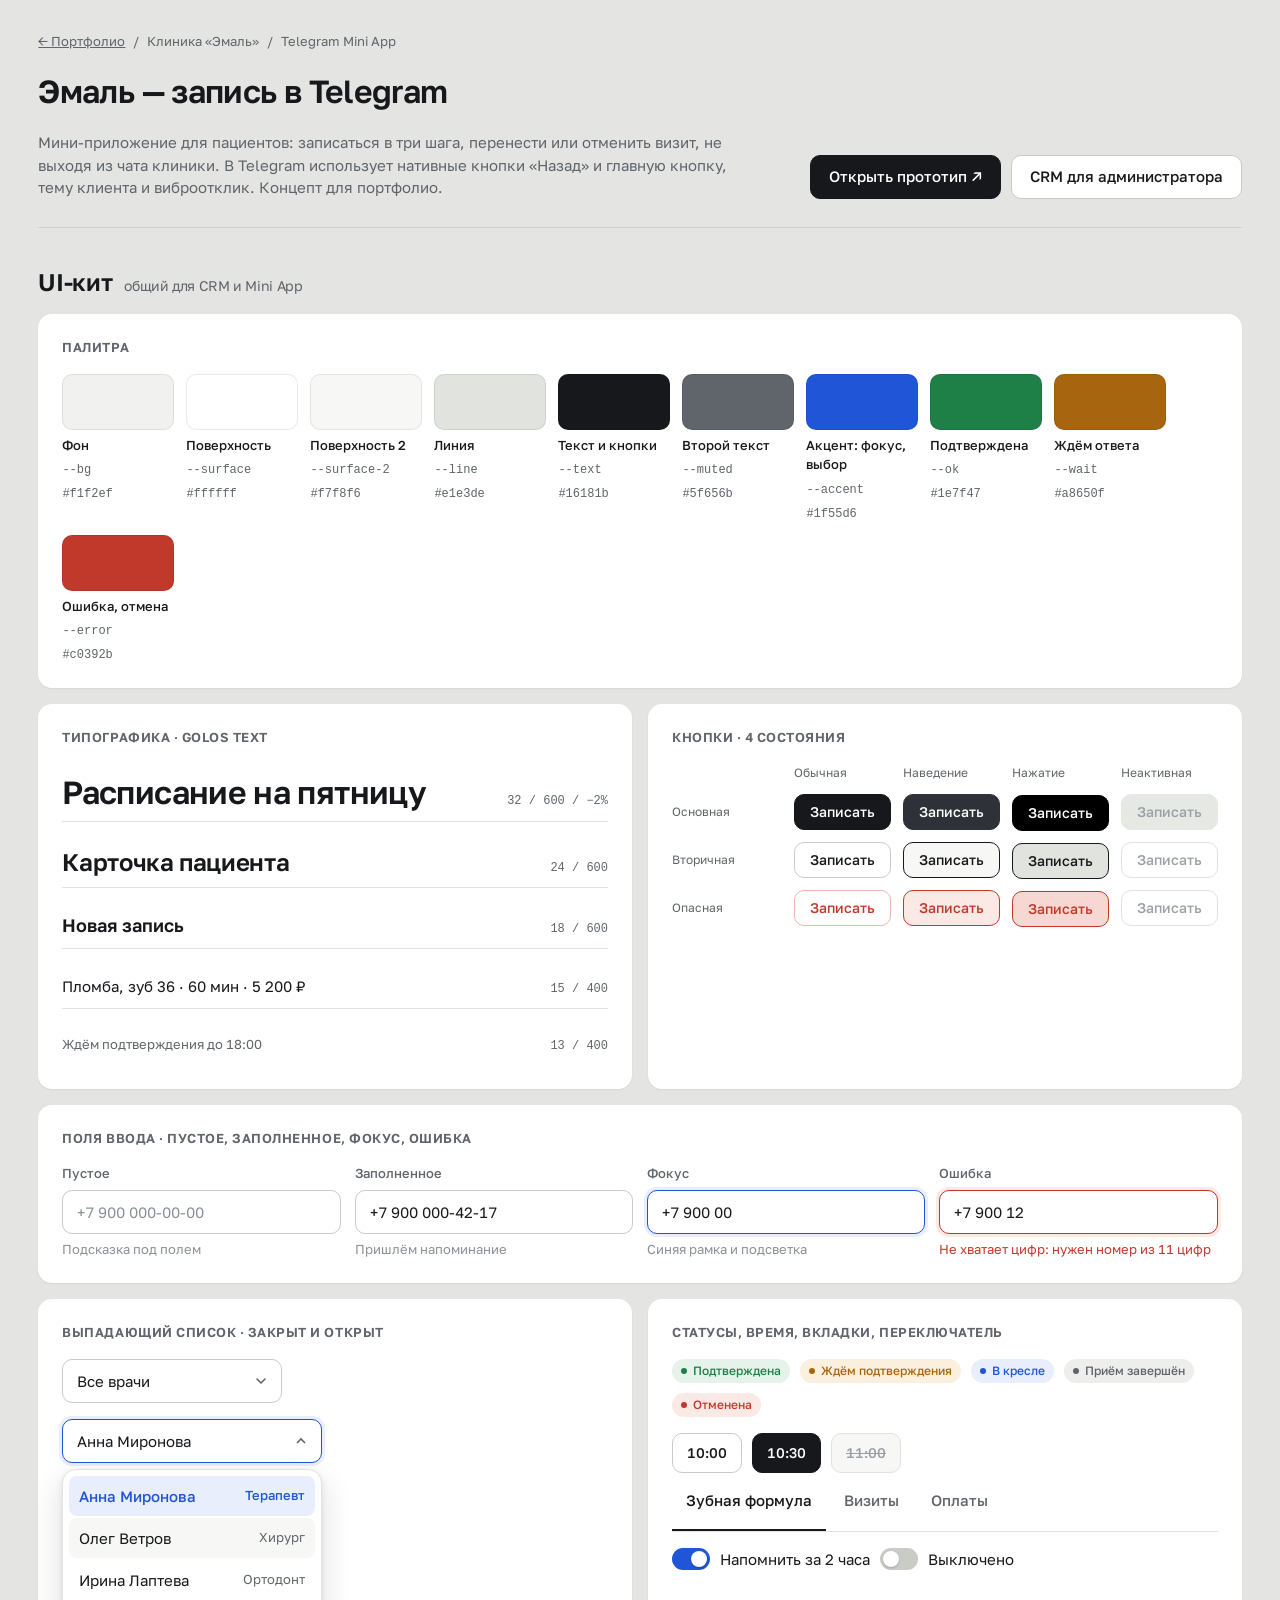
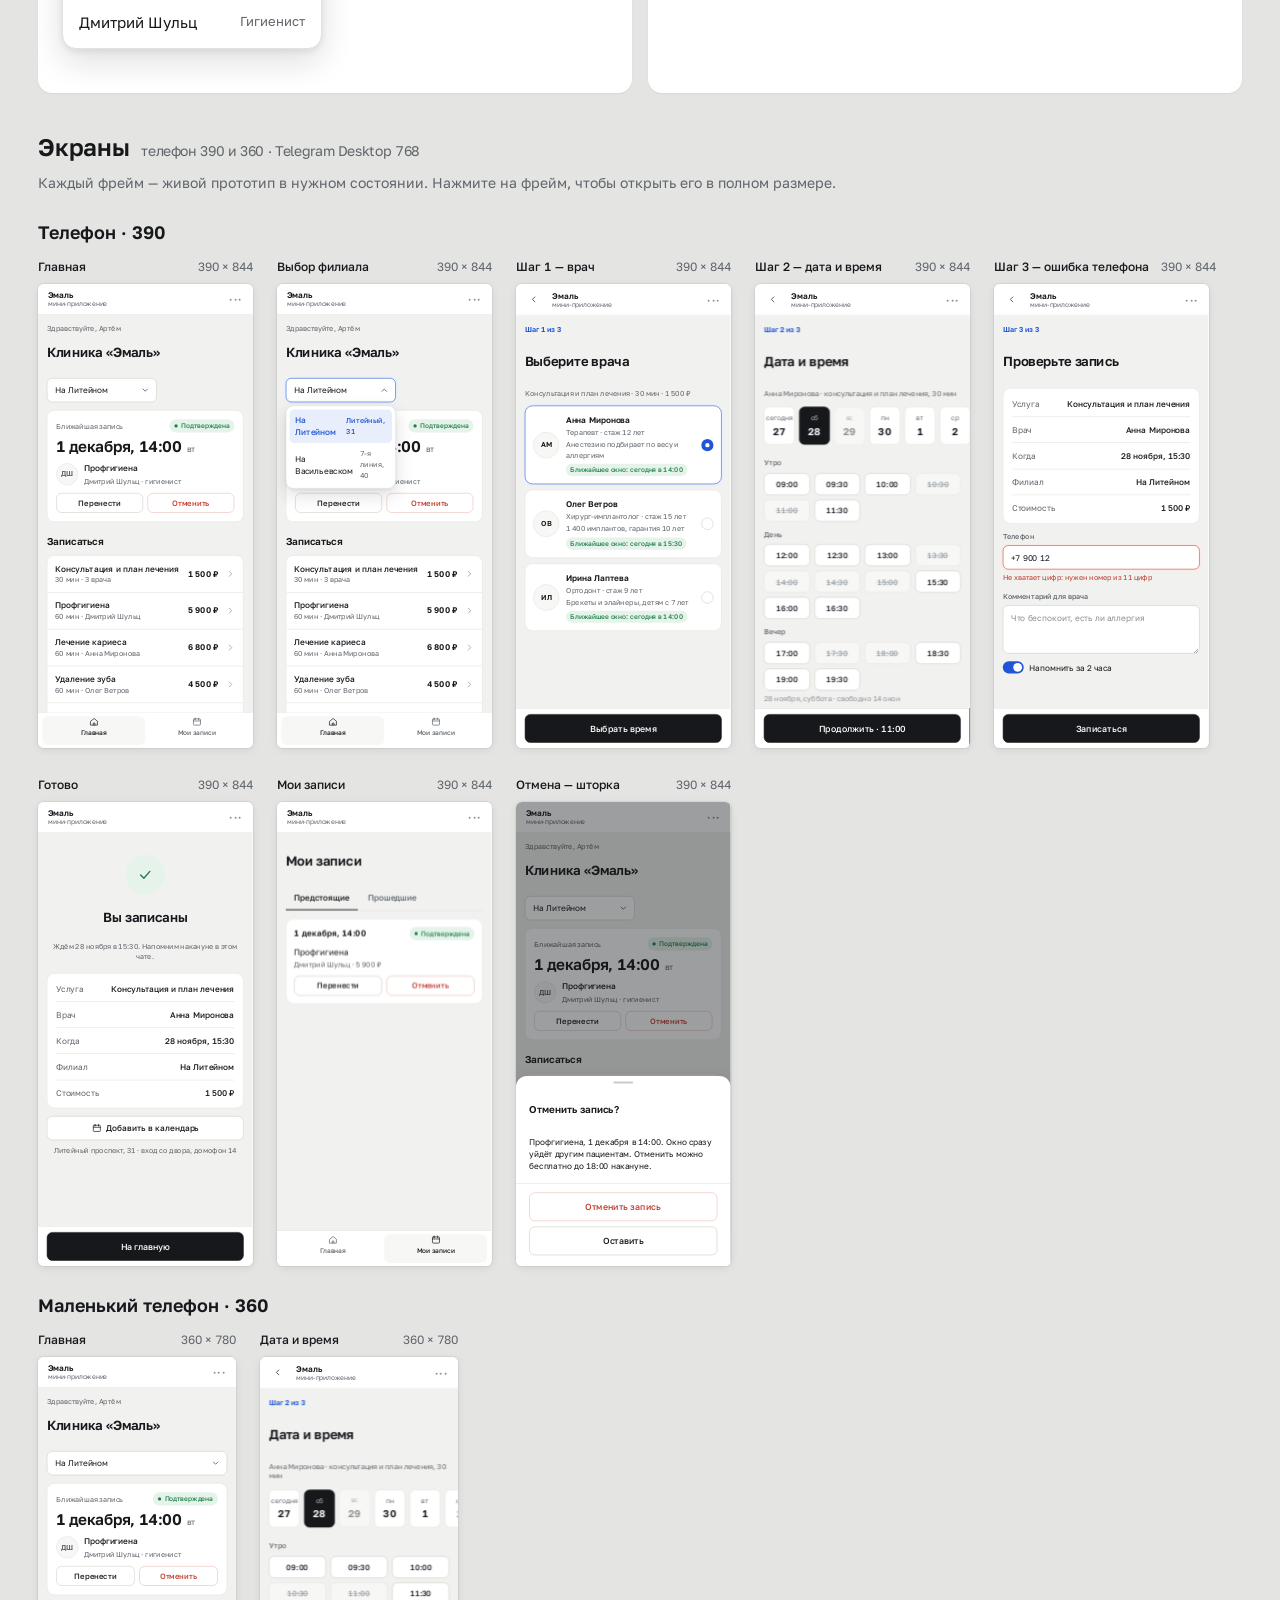
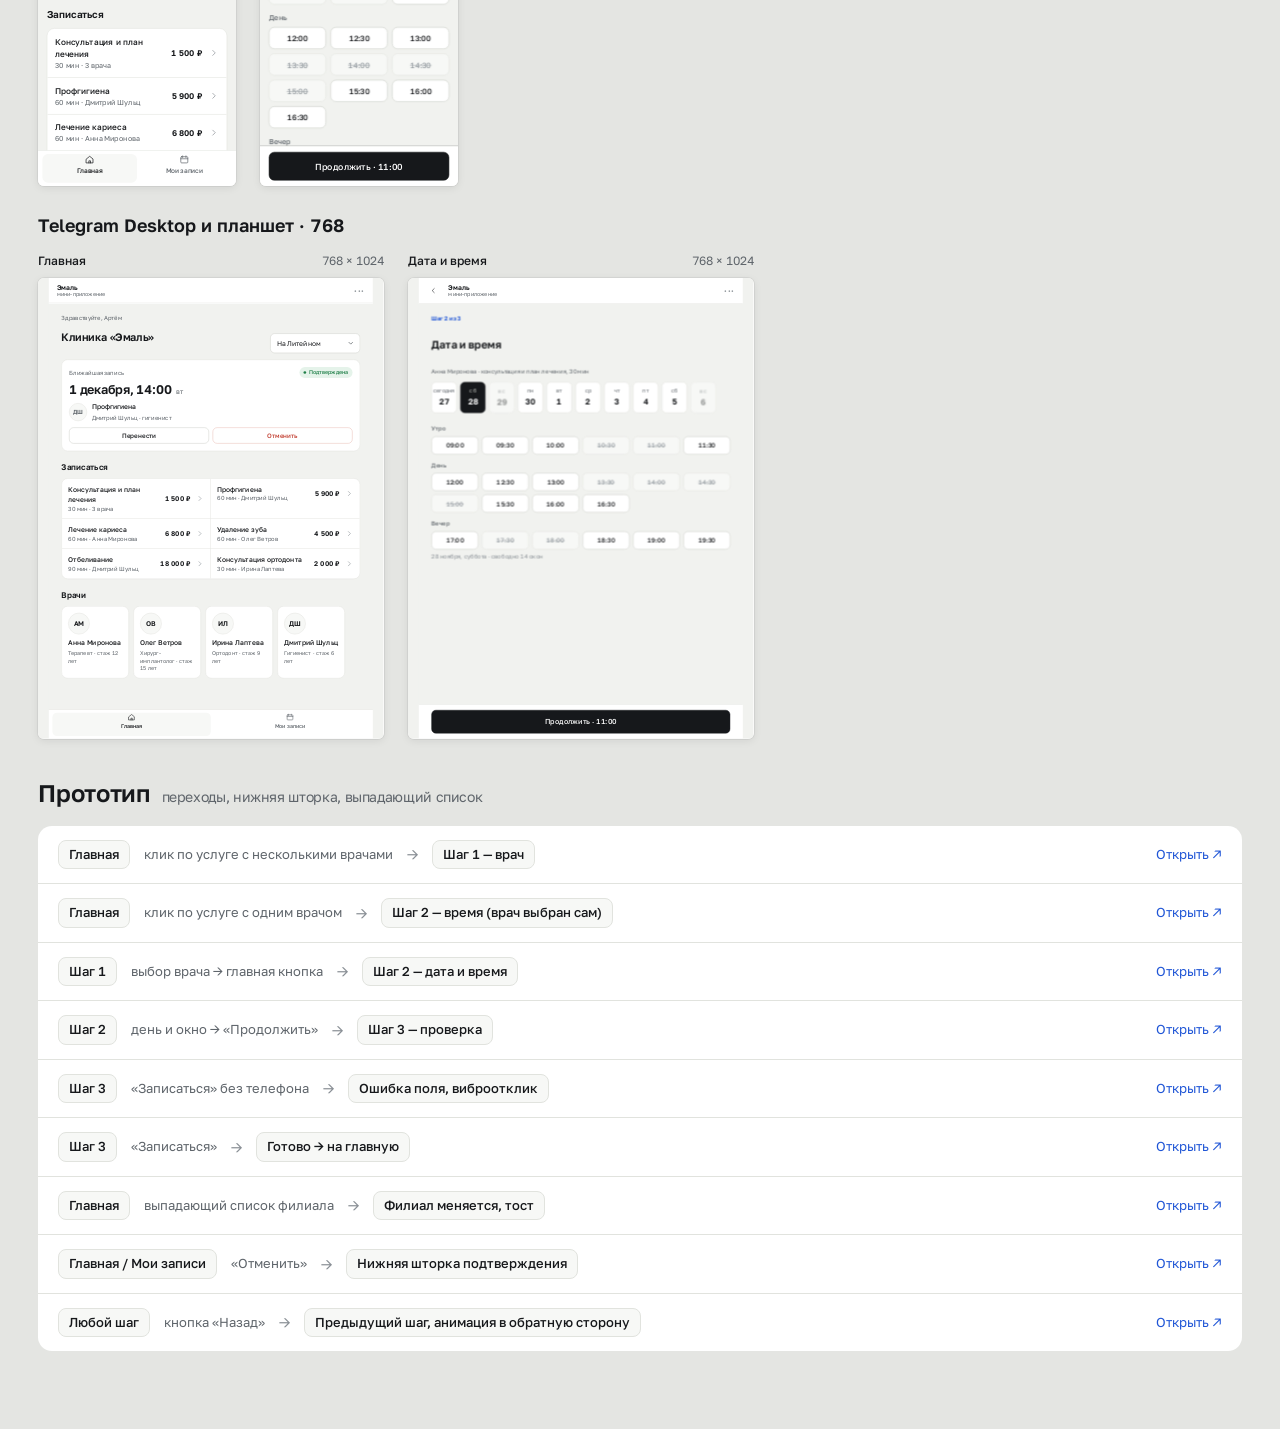
<file: projects/emal-app/index.html>
<!doctype html>
<html lang="ru">
<head>
<meta charset="utf-8">
<meta name="viewport" content="width=device-width,initial-scale=1">
<title>Эмаль — макет Telegram Mini App для записи к стоматологу</title>
<meta name="description" content="Макет Telegram Mini App клиники: запись в три шага, перенос и отмена. UI-кит, экраны 360, 390 и 768, кликабельный прототип.">
<link rel="preconnect" href="https://fonts.googleapis.com">
<link rel="preconnect" href="https://fonts.gstatic.com" crossorigin>
<link rel="stylesheet" href="https://fonts.googleapis.com/css2?family=Golos+Text:wght@400;500;600&display=swap">
<link rel="stylesheet" href="../emal-kit/kit.css?v=3">
<link rel="stylesheet" href="../emal-kit/canvas.css?v=3">
<link rel="stylesheet" href="../../transition.css?v=1">
</head>
<body class="canvas">
<div class="cv-wrap">
  <header class="cv-head">
    <div>
      <p class="cv-crumbs"><a href="../../index.html#more">← Портфолио</a><span>/</span><span>Клиника «Эмаль»</span><span>/</span><span>Telegram Mini App</span></p>
      <h1 class="t-display">Эмаль — запись в Telegram</h1>
      <p>Мини-приложение для пациентов: записаться в три шага, перенести или отменить визит, не выходя из чата клиники. В Telegram использует нативные кнопки «Назад» и главную кнопку, тему клиента и виброотклик. Концепт для портфолио.</p>
    </div>
    <div class="cv-actions"><a class="btn" href="app.html" target="_blank" rel="noopener">Открыть прототип ↗</a><a class="btn btn-secondary" href="../emal-crm/index.html">CRM для администратора</a></div>
  </header>

  <section class="cv-section" aria-labelledby="kit-title">
    <h2 class="t-h1" id="kit-title">UI-кит <small>общий для CRM и Mini App</small></h2>
    <div id="kit"></div>
  </section>

  <section class="cv-section" aria-labelledby="frames-title">
    <h2 class="t-h1" id="frames-title">Экраны <small>телефон 390 и 360 · Telegram Desktop 768</small></h2>
    <p class="cv-note">Каждый фрейм — живой прототип в нужном состоянии. Нажмите на фрейм, чтобы открыть его в полном размере.</p>
    <div id="frames"></div>
  </section>

  <section class="cv-section" aria-labelledby="flows-title">
    <h2 class="t-h1" id="flows-title">Прототип <small>переходы, нижняя шторка, выпадающий список</small></h2>
    <ul class="flows" id="flows"></ul>
  </section>
</div>
<script>
window.CANVAS = {
  app: 'app.html',
  frames: [
    { group: 'Телефон · 390', items: [
      { title: 'Главная', w: 390, h: 844, scale: .55, q: '?f=1' },
      { title: 'Выбор филиала', w: 390, h: 844, scale: .55, q: '?menu=branch' },
      { title: 'Шаг 1 — врач', w: 390, h: 844, scale: .55, q: '?page=doctor' },
      { title: 'Шаг 2 — дата и время', w: 390, h: 844, scale: .55, q: '?page=time' },
      { title: 'Шаг 3 — ошибка телефона', w: 390, h: 844, scale: .55, q: '?page=confirm&err=1' },
      { title: 'Готово', w: 390, h: 844, scale: .55, q: '?page=done' },
      { title: 'Мои записи', w: 390, h: 844, scale: .55, q: '?page=mine' },
      { title: 'Отмена — шторка', w: 390, h: 844, scale: .55, q: '?modal=cancel' },
    ] },
    { group: 'Маленький телефон · 360', items: [
      { title: 'Главная', w: 360, h: 780, scale: .55, q: '?f=2' },
      { title: 'Дата и время', w: 360, h: 780, scale: .55, q: '?page=time&f=2' },
    ] },
    { group: 'Telegram Desktop и планшет · 768', items: [
      { title: 'Главная', w: 768, h: 1024, scale: .45, q: '?f=3' },
      { title: 'Дата и время', w: 768, h: 1024, scale: .45, q: '?page=time&f=3' },
    ] },
  ],
  flows: [
    ['Главная', 'клик по услуге с несколькими врачами', 'Шаг 1 — врач', '?page=doctor'],
    ['Главная', 'клик по услуге с одним врачом', 'Шаг 2 — время (врач выбран сам)', '?page=time'],
    ['Шаг 1', 'выбор врача → главная кнопка', 'Шаг 2 — дата и время', '?page=time'],
    ['Шаг 2', 'день и окно → «Продолжить»', 'Шаг 3 — проверка', '?page=confirm&filled=1'],
    ['Шаг 3', '«Записаться» без телефона', 'Ошибка поля, виброотклик', '?page=confirm&err=1'],
    ['Шаг 3', '«Записаться»', 'Готово → на главную', '?page=done'],
    ['Главная', 'выпадающий список филиала', 'Филиал меняется, тост', '?menu=branch'],
    ['Главная / Мои записи', '«Отменить»', 'Нижняя шторка подтверждения', '?modal=cancel'],
    ['Любой шаг', 'кнопка «Назад»', 'Предыдущий шаг, анимация в обратную сторону', '?page=time'],
  ],
};
</script>
<script src="../emal-kit/kit.js?v=3"></script>
<script src="../emal-kit/canvas.js?v=1"></script>
</body>
</html>
</file>
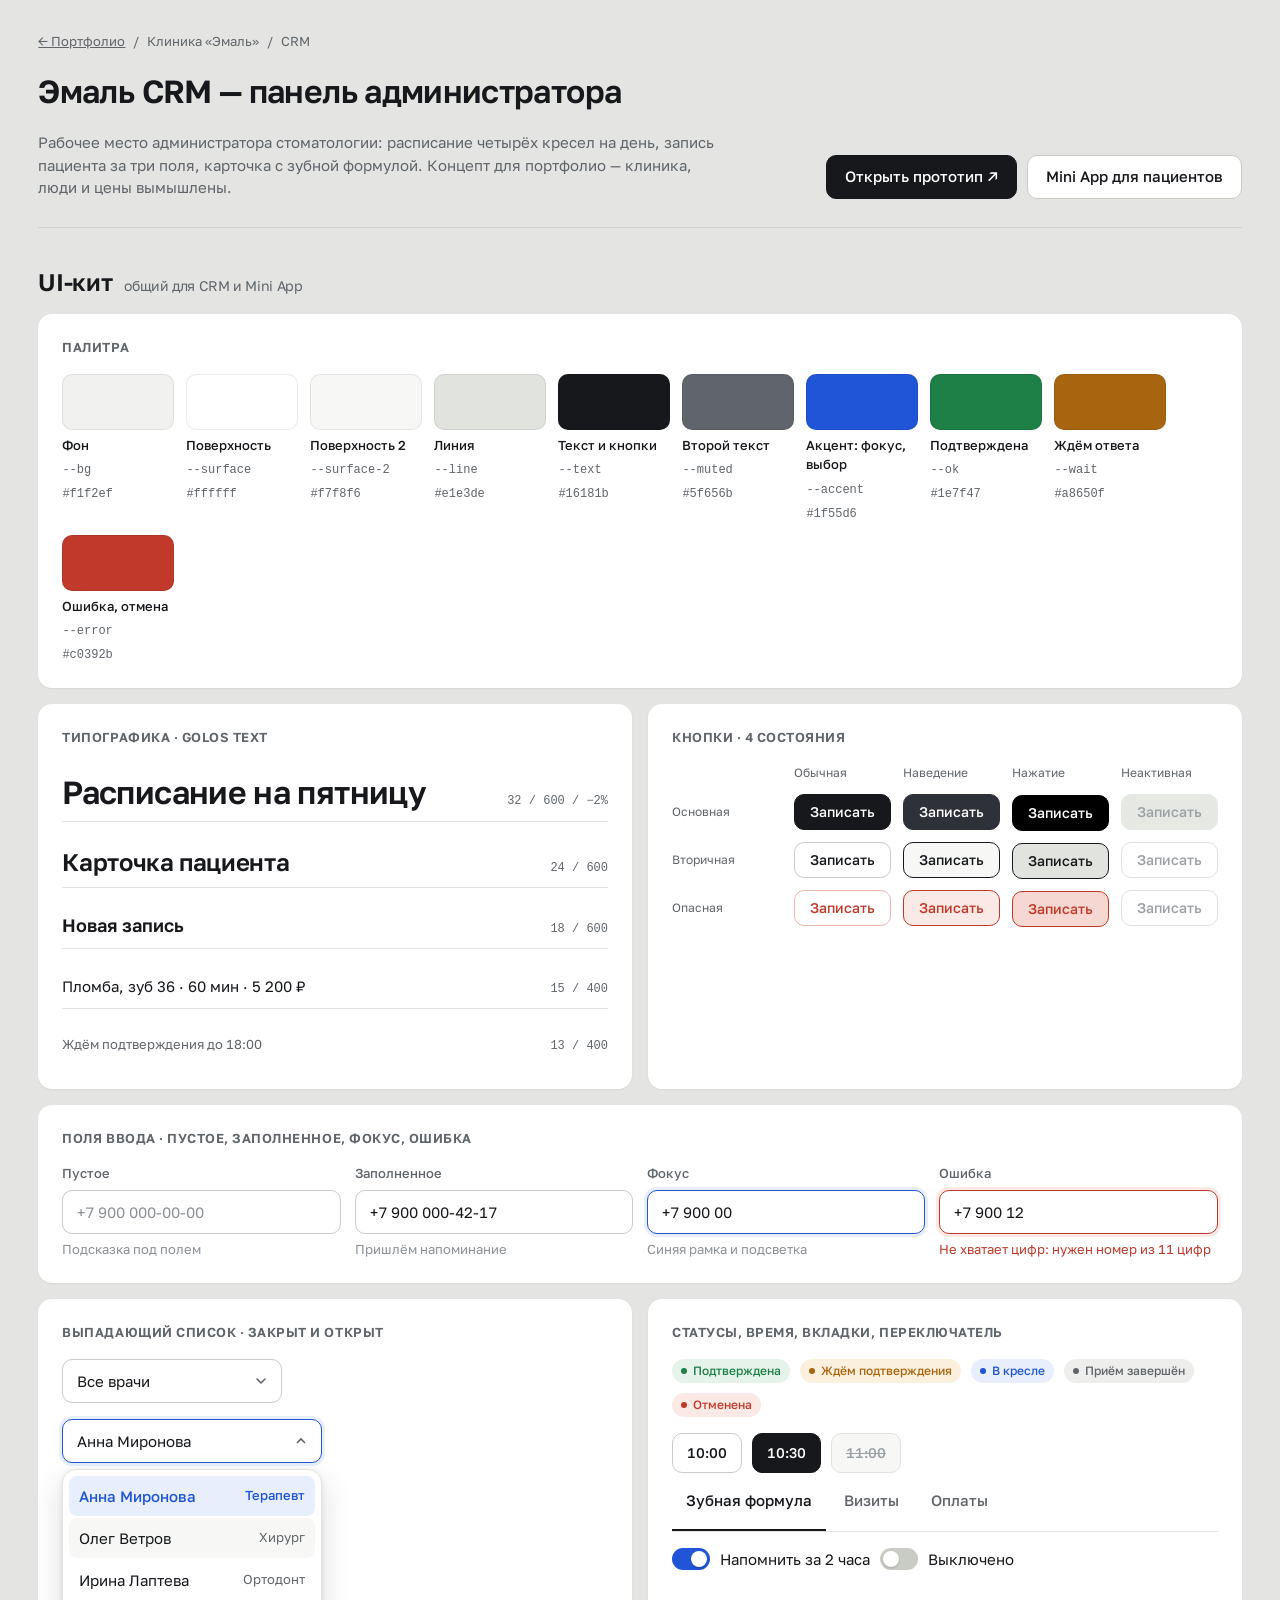
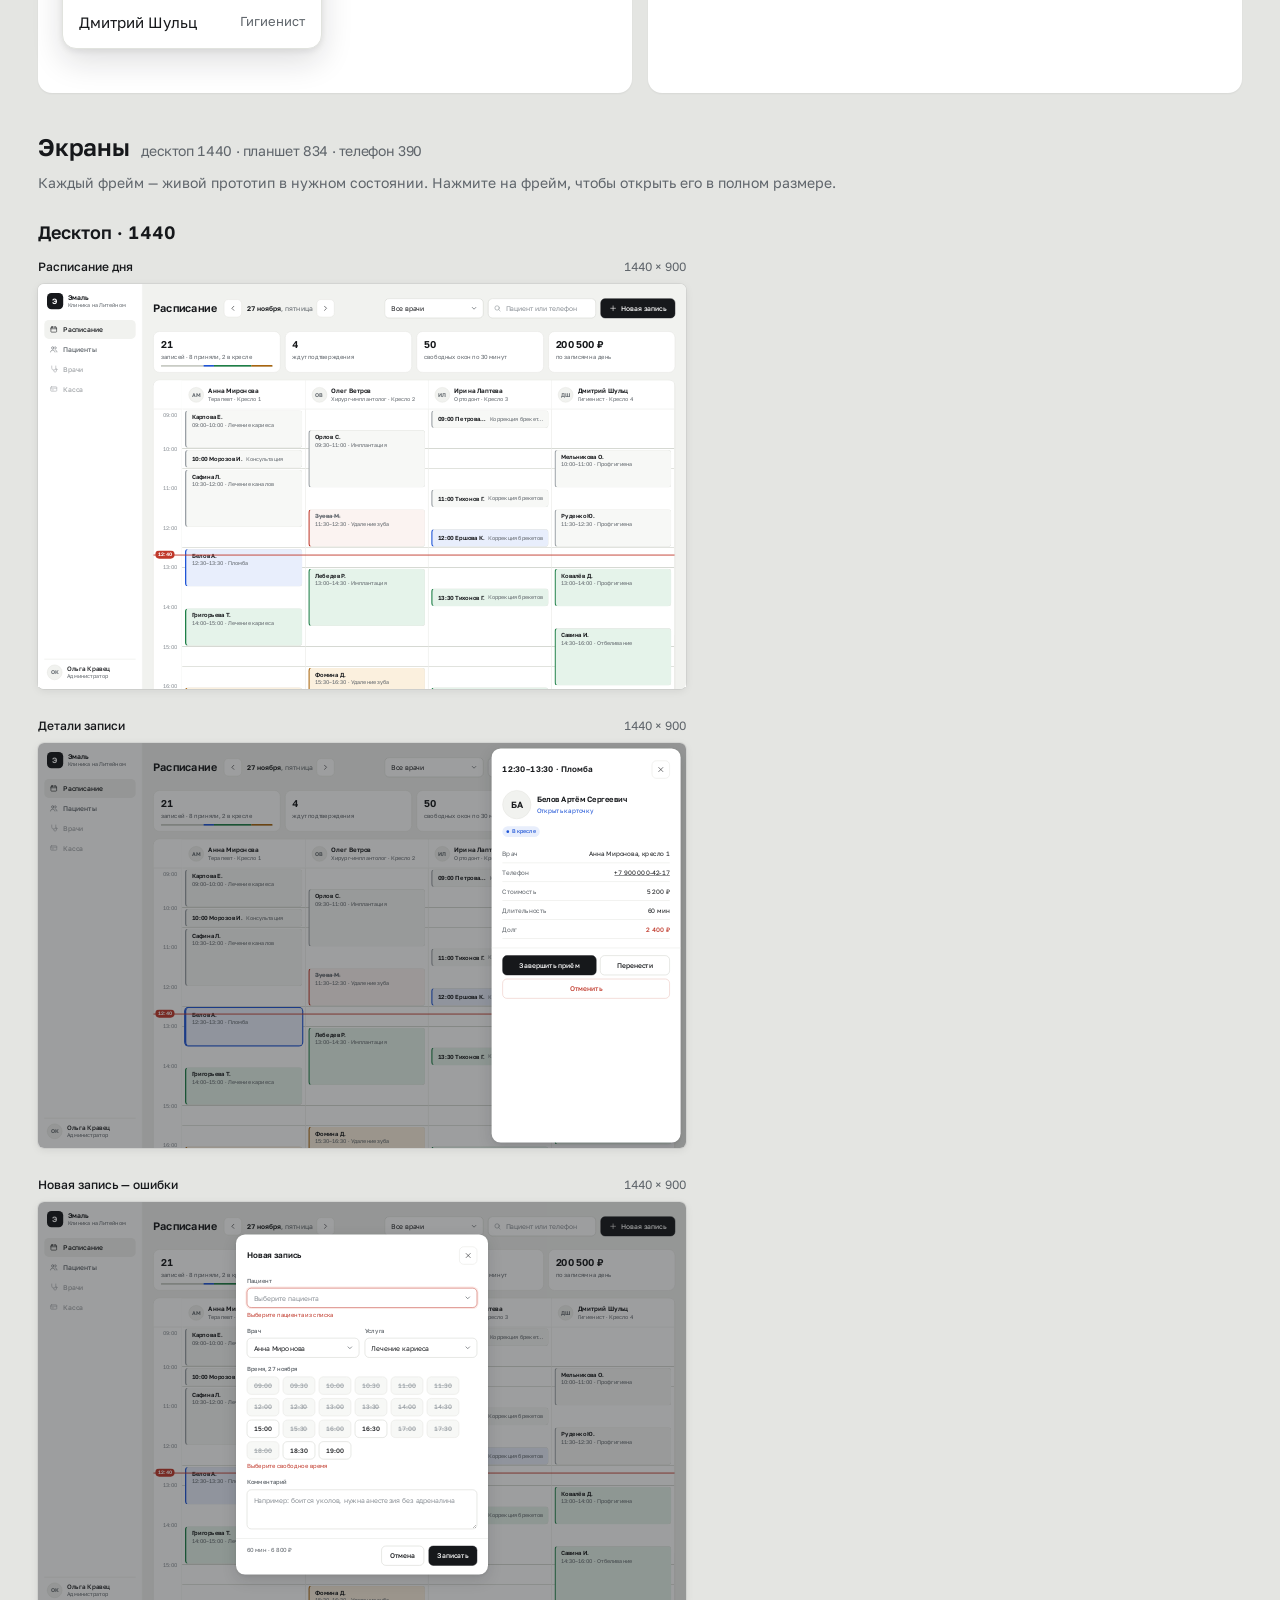
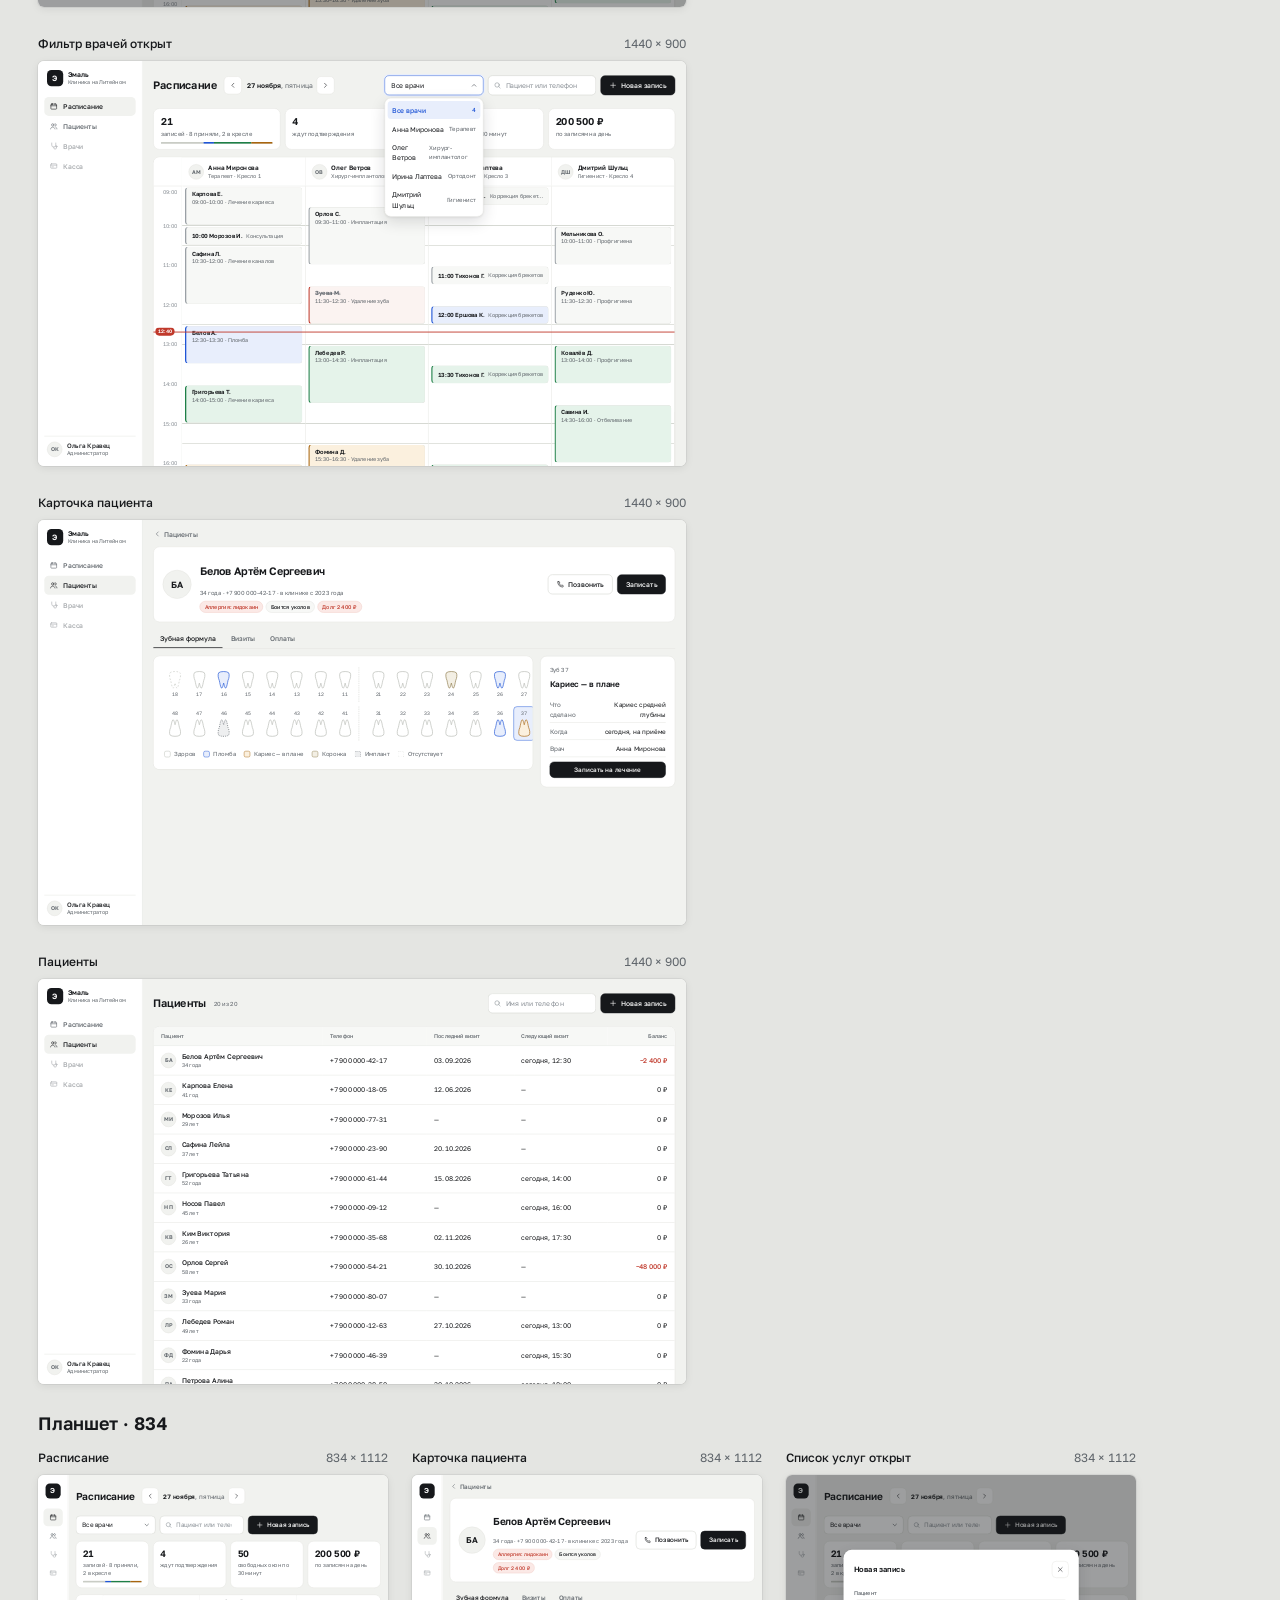
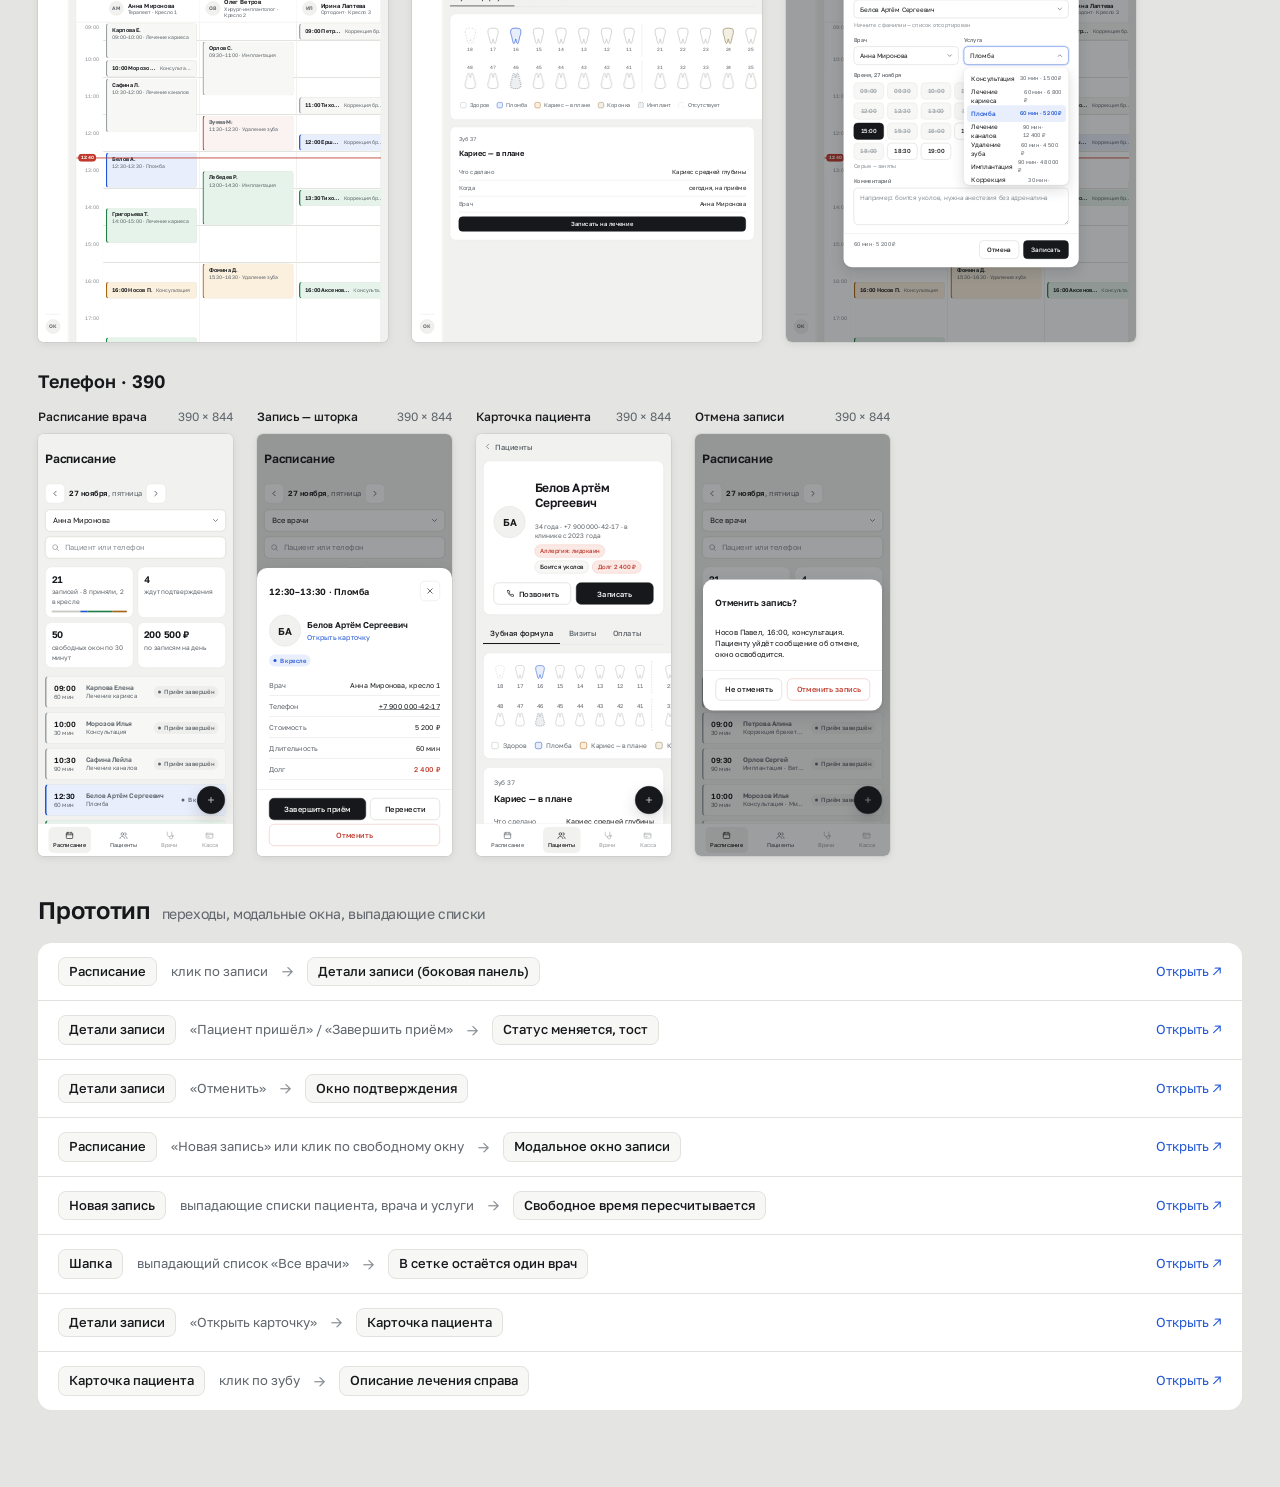
<file: projects/emal-crm/index.html>
<!doctype html>
<html lang="ru">
<head>
<meta charset="utf-8">
<meta name="viewport" content="width=device-width,initial-scale=1">
<title>Эмаль CRM — макет панели администратора клиники</title>
<meta name="description" content="Макет CRM для стоматологической клиники: UI-кит, экраны для десктопа, планшета и телефона, кликабельный прототип.">
<link rel="preconnect" href="https://fonts.googleapis.com">
<link rel="preconnect" href="https://fonts.gstatic.com" crossorigin>
<link rel="stylesheet" href="https://fonts.googleapis.com/css2?family=Golos+Text:wght@400;500;600&display=swap">
<link rel="stylesheet" href="../emal-kit/kit.css?v=3">
<link rel="stylesheet" href="../emal-kit/canvas.css?v=3">
<link rel="stylesheet" href="../../transition.css?v=1">
</head>
<body class="canvas">
<div class="cv-wrap">
  <header class="cv-head">
    <div>
      <p class="cv-crumbs"><a href="../../index.html#more">← Портфолио</a><span>/</span><span>Клиника «Эмаль»</span><span>/</span><span>CRM</span></p>
      <h1 class="t-display">Эмаль CRM — панель администратора</h1>
      <p>Рабочее место администратора стоматологии: расписание четырёх кресел на день, запись пациента за три поля, карточка с зубной формулой. Концепт для портфолио — клиника, люди и цены вымышлены.</p>
    </div>
    <div class="cv-actions"><a class="btn" href="app.html" target="_blank" rel="noopener">Открыть прототип ↗</a><a class="btn btn-secondary" href="../emal-app/index.html">Mini App для пациентов</a></div>
  </header>

  <section class="cv-section" aria-labelledby="kit-title">
    <h2 class="t-h1" id="kit-title">UI-кит <small>общий для CRM и Mini App</small></h2>
    <div id="kit"></div>
  </section>

  <section class="cv-section" aria-labelledby="frames-title">
    <h2 class="t-h1" id="frames-title">Экраны <small>десктоп 1440 · планшет 834 · телефон 390</small></h2>
    <p class="cv-note">Каждый фрейм — живой прототип в нужном состоянии. Нажмите на фрейм, чтобы открыть его в полном размере.</p>
    <div id="frames"></div>
  </section>

  <section class="cv-section" aria-labelledby="flows-title">
    <h2 class="t-h1" id="flows-title">Прототип <small>переходы, модальные окна, выпадающие списки</small></h2>
    <ul class="flows" id="flows"></ul>
  </section>
</div>
<script>
window.CANVAS = {
  app: 'app.html',
  frames: [
    { group: 'Десктоп · 1440', items: [
      { title: 'Расписание дня', w: 1440, h: 900, scale: .45, q: '?f=1' },
      { title: 'Детали записи', w: 1440, h: 900, scale: .45, q: '?modal=appt&appt=a4' },
      { title: 'Новая запись — ошибки', w: 1440, h: 900, scale: .45, q: '?modal=new-error' },
      { title: 'Фильтр врачей открыт', w: 1440, h: 900, scale: .45, q: '?menu=doctor' },
      { title: 'Карточка пациента', w: 1440, h: 900, scale: .45, q: '?f=2#patient/p1' },
      { title: 'Пациенты', w: 1440, h: 900, scale: .45, q: '?f=3#patients' },
    ] },
    { group: 'Планшет · 834', items: [
      { title: 'Расписание', w: 834, h: 1112, scale: .42, q: '?f=4' },
      { title: 'Карточка пациента', w: 834, h: 1112, scale: .42, q: '?f=5#patient/p1' },
      { title: 'Список услуг открыт', w: 834, h: 1112, scale: .42, q: '?menu=service' },
    ] },
    { group: 'Телефон · 390', items: [
      { title: 'Расписание врача', w: 390, h: 844, scale: .5, q: '?doc=d1' },
      { title: 'Запись — шторка', w: 390, h: 844, scale: .5, q: '?modal=appt&appt=a4' },
      { title: 'Карточка пациента', w: 390, h: 844, scale: .5, q: '?f=6#patient/p1' },
      { title: 'Отмена записи', w: 390, h: 844, scale: .5, q: '?modal=cancel' },
    ] },
  ],
  flows: [
    ['Расписание', 'клик по записи', 'Детали записи (боковая панель)', '?modal=appt&appt=a4'],
    ['Детали записи', '«Пациент пришёл» / «Завершить приём»', 'Статус меняется, тост', '?modal=appt&appt=a5'],
    ['Детали записи', '«Отменить»', 'Окно подтверждения', '?modal=cancel'],
    ['Расписание', '«Новая запись» или клик по свободному окну', 'Модальное окно записи', '?modal=new-error'],
    ['Новая запись', 'выпадающие списки пациента, врача и услуги', 'Свободное время пересчитывается', '?menu=service'],
    ['Шапка', 'выпадающий список «Все врачи»', 'В сетке остаётся один врач', '?menu=doctor'],
    ['Детали записи', '«Открыть карточку»', 'Карточка пациента', '#patient/p1'],
    ['Карточка пациента', 'клик по зубу', 'Описание лечения справа', '#patient/p1'],
  ],
};
</script>
<script src="../emal-kit/kit.js?v=3"></script>
<script src="../emal-kit/canvas.js?v=1"></script>
</body>
</html>
</file>
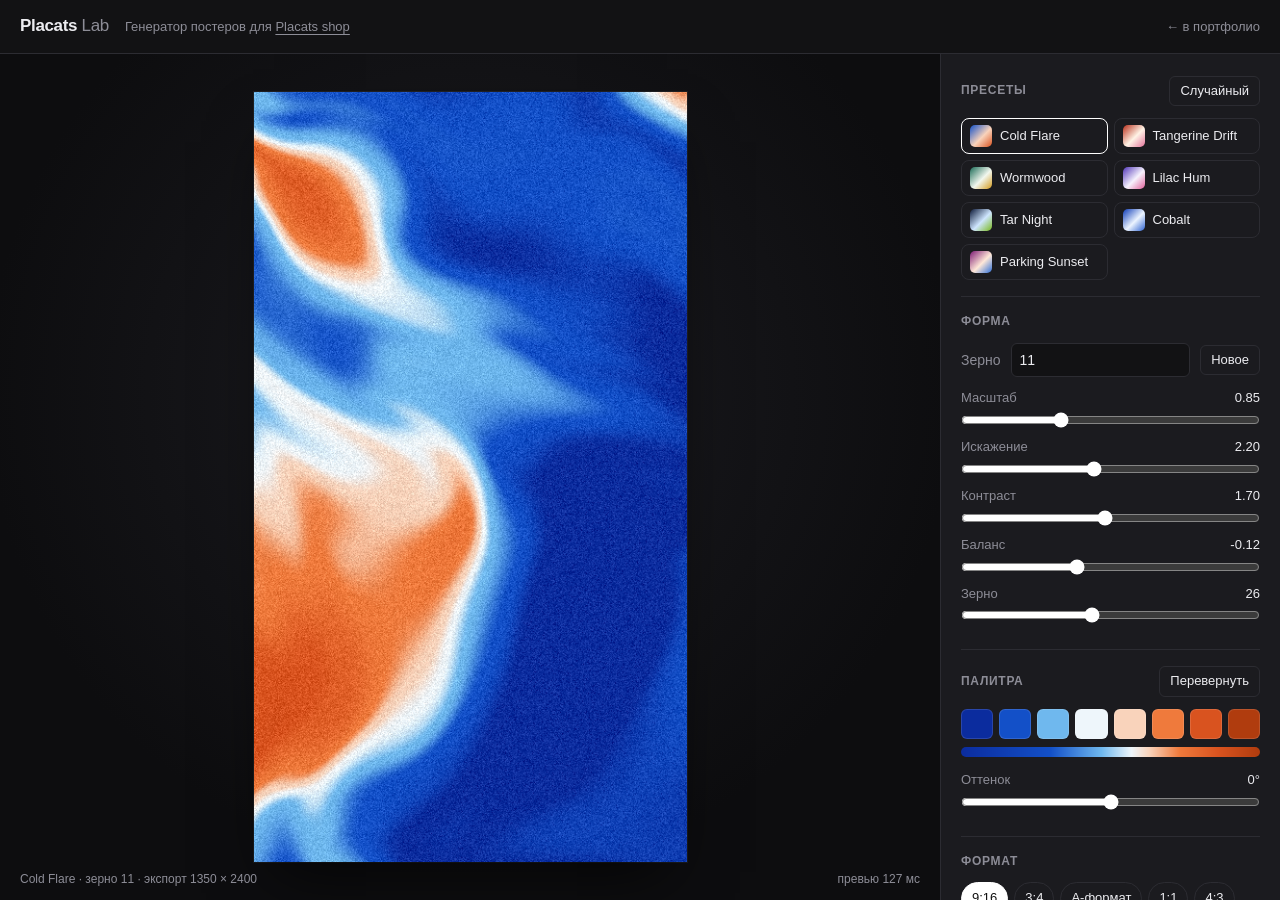
<file: projects/placats-lab/index.html>
<!doctype html>
<html lang="ru">
<head>
<meta charset="utf-8">
<meta name="viewport" content="width=device-width,initial-scale=1">
<meta name="theme-color" content="#121214">
<title>Placats Lab</title>
<meta name="description" content="Генератор градиентных постеров с зерном: шум Перлина, искажение координат, своя палитра. Экспорт PNG до 4800 px.">
<link rel="stylesheet" href="style.css?v=3">
<link rel="stylesheet" href="../../transition.css?v=1">
</head>
<body>
<div class="lab">
  <header class="top">
    <p class="logo">Placats <span>Lab</span></p>
    <p class="tagline">Генератор постеров для <a href="https://t.me/placatsshopTEST_bot" target="_blank" rel="noopener">Placats shop</a></p>
    <a class="back" href="../../index.html#more">← в портфолио</a>
  </header>

  <section class="stage" aria-label="Превью">
    <canvas id="canvas" role="img" aria-label="Сгенерированный постер"></canvas>
    <p class="stage-meta"><span id="meta-size"></span><span id="meta-time"></span></p>
  </section>

  <aside class="panel" aria-label="Настройки">
    <div class="group">
      <div class="group-head"><h2>Пресеты</h2><button class="ghost" type="button" id="random" title="Клавиша R">Случайный</button></div>
      <div class="presets" id="presets"></div>
    </div>

    <div class="group">
      <h2>Форма</h2>
      <div class="seed-row">
        <label for="seed">Зерно</label>
        <input id="seed" type="number" min="1" max="99999" step="1">
        <button class="ghost" type="button" id="reseed" title="Новое зерно">Новое</button>
      </div>
      <div id="sliders"></div>
    </div>

    <div class="group">
      <div class="group-head"><h2>Палитра</h2><button class="ghost" type="button" id="reverse">Перевернуть</button></div>
      <div class="swatches" id="swatches"></div>
      <div class="ramp" id="ramp" aria-hidden="true"></div>
      <label class="slider"><span>Оттенок <output id="hue-out"></output></span><input id="hue" type="range" min="-180" max="180" step="1"></label>
    </div>

    <div class="group">
      <h2>Формат</h2>
      <div class="chips" id="ratios"></div>
    </div>

    <div class="group export">
      <h2>Экспорт PNG</h2>
      <div class="chips" id="sizes"></div>
      <button class="primary" type="button" id="download">Скачать PNG</button>
      <div class="progress" id="progress" hidden><i></i></div>
      <button class="ghost wide" type="button" id="share">Скопировать ссылку на этот постер</button>
    </div>
  </aside>
</div>
<script type="module" src="app.js?v=3"></script>
</body>
</html>
</file>
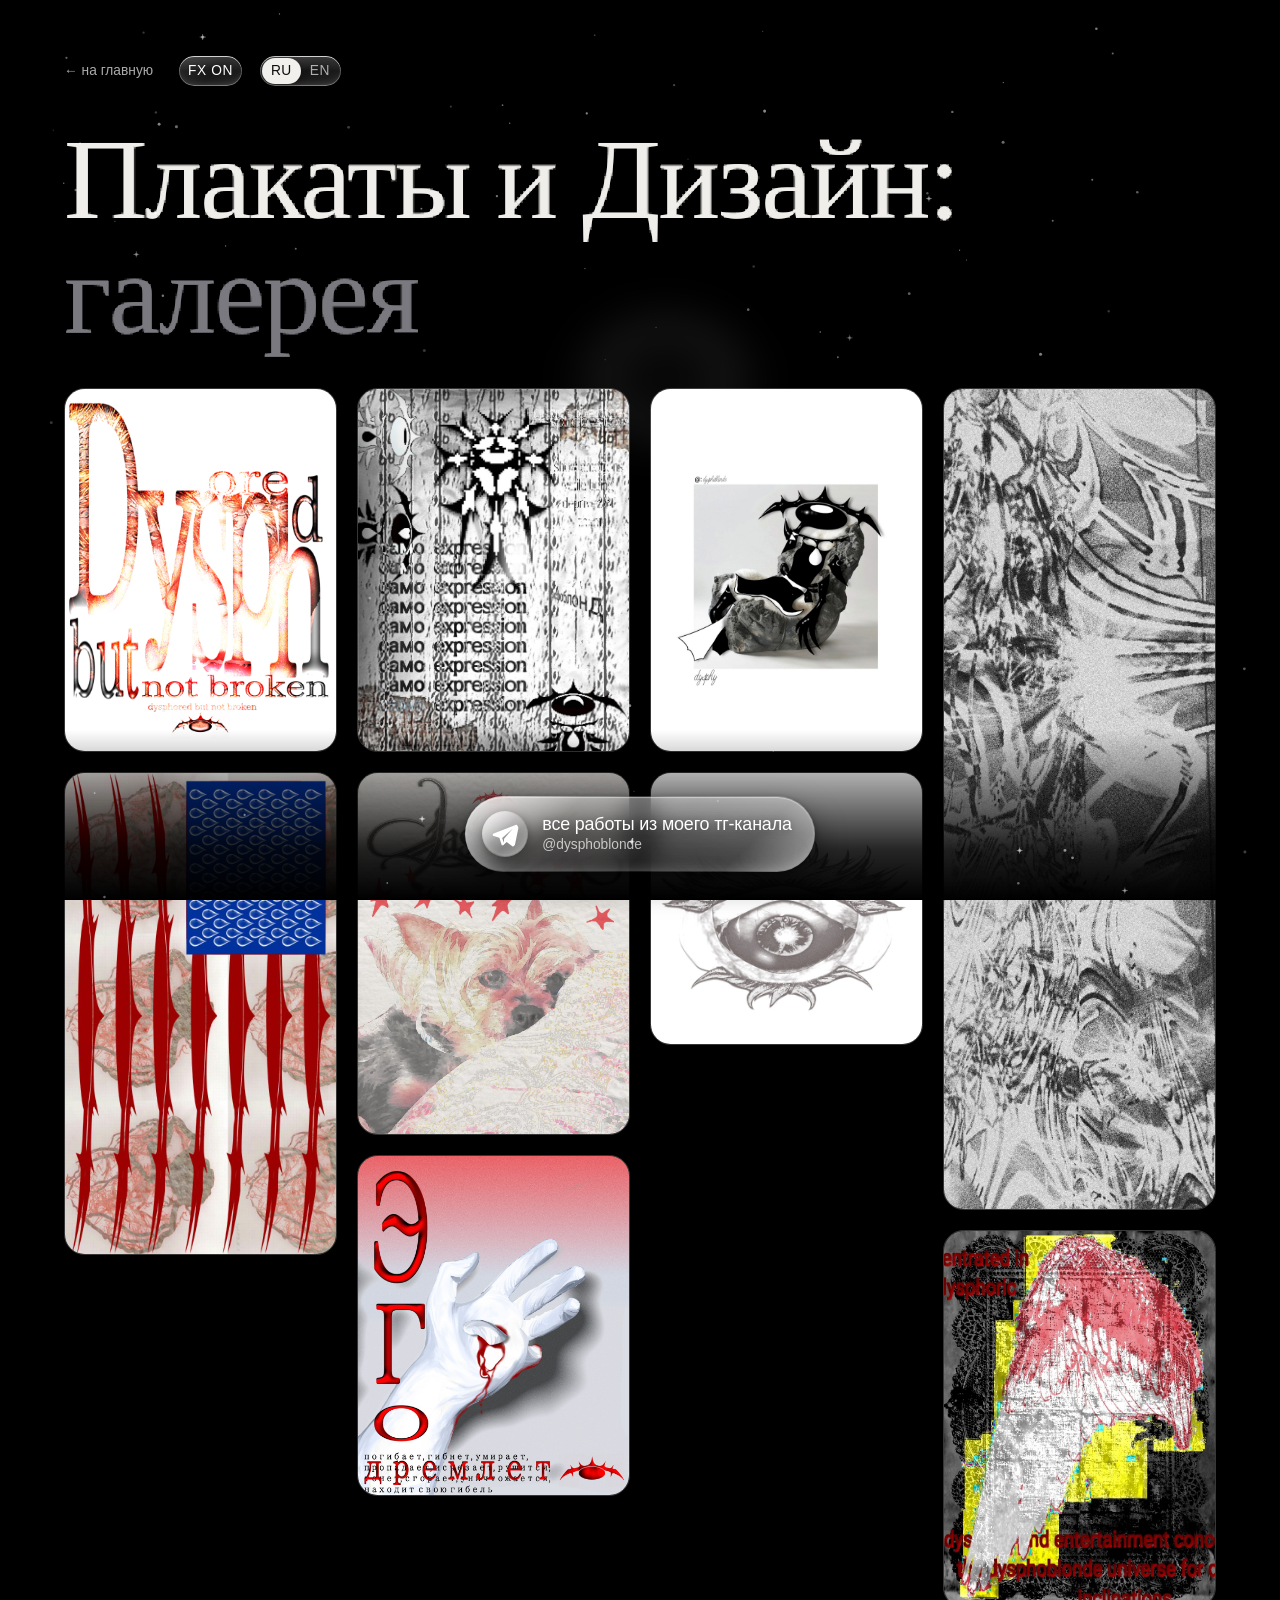
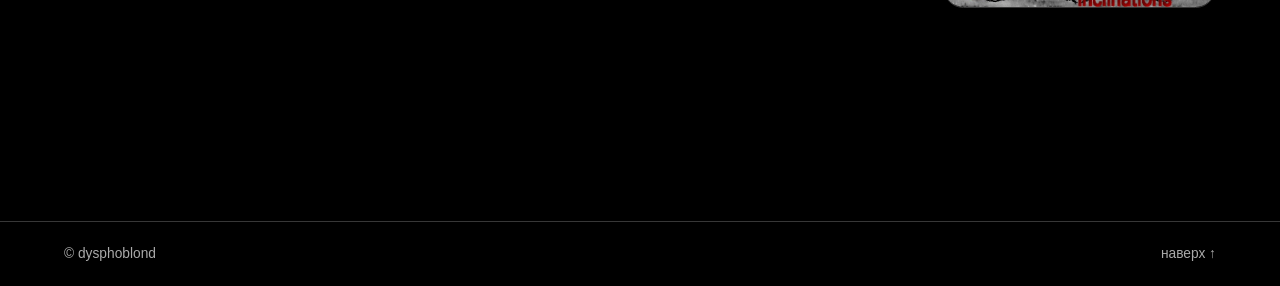
<file: gallery.html>
<!doctype html>
<html lang="ru">
<head><meta charset="utf-8"><meta name="viewport" content="width=device-width,initial-scale=1"><meta name="theme-color" content="#000000"><title>Плакаты и Дизайн: галерея — Your Potential</title><link rel="stylesheet" href="style.css?v=42"><link rel="stylesheet" href="transition.css?v=1"></head>
<body class="gallery-page"><svg class="sr" width="0" height="0" aria-hidden="true" focusable="false"><defs><!-- Лёгкая «пикселизация» заголовков: шрифт тот же, края букв ступеньками по 3 px, как растр постера. Берём по одной точке из каждой клетки 3×3, растягиваем её на всю клетку и смешиваем с исходным гладким текстом примерно пополам — ступеньки видны, но мягко --><filter id="pixel-title" x="0" y="0" width="1" height="1" color-interpolation-filters="sRGB"><feFlood x="1" y="1" width="1" height="1" flood-color="#fff"/><feComposite width="3" height="3"/><feTile result="grid"/><feComposite in="SourceGraphic" in2="grid" operator="in"/><feMorphology operator="dilate" radius="1" result="blocks"/><feComponentTransfer in="blocks" result="b2"><feFuncA type="linear" slope=".5"/></feComponentTransfer><feComponentTransfer in="SourceGraphic" result="soft"><feFuncA type="linear" slope=".78"/></feComponentTransfer><feMerge result="mix"><feMergeNode in="soft"/><feMergeNode in="b2"/></feMerge><feComponentTransfer in="mix"><feFuncA type="linear" slope="1.12"/></feComponentTransfer></filter><!-- Для текста помельче (30–50 px): ступенька 2 px, иначе буквы рассыпаются --><filter id="pixel-text" x="0" y="0" width="1" height="1" color-interpolation-filters="sRGB"><feFlood x="0" y="0" width="1" height="1" flood-color="#fff"/><feComposite width="2" height="2"/><feTile result="grid"/><feComposite in="SourceGraphic" in2="grid" operator="in"/><feConvolveMatrix order="2" kernelMatrix="1 1 1 1" divisor="1" targetX="1" targetY="1" edgeMode="none" preserveAlpha="false" result="blocks"/><feComponentTransfer in="blocks" result="b2"><feFuncA type="linear" slope=".42"/></feComponentTransfer><feComponentTransfer in="SourceGraphic" result="soft"><feFuncA type="linear" slope=".85"/></feComponentTransfer><feMerge result="mix"><feMergeNode in="soft"/><feMergeNode in="b2"/></feMerge><feComponentTransfer in="mix"><feFuncA type="linear" slope="1.1"/></feComponentTransfer></filter></defs></svg>
<div class="atmosphere" aria-hidden="true"><div class="aureole"></div><canvas id="dust"></canvas></div>
<main>
<section class="block gallery" id="top" aria-labelledby="gallery-title">
  <div class="edition gallery-top"><a class="gallery-back" href="index.html#design">← на главную</a><button id="fx" aria-pressed="true" aria-label="Анимация">FX ON</button><div class="lang" role="group" aria-label="Язык"><button type="button" data-lang="ru" aria-pressed="true">RU</button><button type="button" data-lang="en" aria-pressed="false">EN</button></div></div>
  <h1 id="gallery-title" class="gallery-title">Плакаты и Дизайн: <span>галерея</span></h1>
  <!-- Лента как в Pinterest: колонки, работы своей высоты. Новую работу добавляйте сюда, первые три — ещё и на главную -->
  <div class="works masonry">
    <a class="work" href="tg%20pics/photo_2026-11-20_10-43-12.jpg" data-title="Dysphored but not broken" data-colors="#f05238,#ffa429">
      <img src="tg%20pics/photo_2026-11-20_10-43-12.jpg" alt="Типографическая композиция Dysph: крупные буквы с огненной фактурой и надпись «but not broken»" width="1536" height="2048" loading="lazy">
      <span class="work-peek" aria-hidden="true"><svg viewBox="0 0 32 20" aria-hidden="true"><path d="M1.5 10C5.5 3.8 10.4 1.5 16 1.5S26.5 3.8 30.5 10C26.5 16.2 21.6 18.5 16 18.5S5.5 16.2 1.5 10Z"/><circle cx="16" cy="10" r="4.6"/><circle class="eye-glint" cx="17.6" cy="8.4" r="1.3"/></svg><span>рассмотреть поближе</span></span>
    </a>
    <a class="work" href="tg%20pics/photo_2026-11-20_10-43-20.jpg" data-title="Полосы" data-colors="#d6453b,#0846cf">
      <img src="tg%20pics/photo_2026-11-20_10-43-20.jpg" alt="Вертикальная графика: красные шипастые полосы и синий блок с каплями на фоне бледных анатомических рисунков" width="720" height="1280" loading="lazy">
      <span class="work-peek" aria-hidden="true"><svg viewBox="0 0 32 20" aria-hidden="true"><path d="M1.5 10C5.5 3.8 10.4 1.5 16 1.5S26.5 3.8 30.5 10C26.5 16.2 21.6 18.5 16 18.5S5.5 16.2 1.5 10Z"/><circle cx="16" cy="10" r="4.6"/><circle class="eye-glint" cx="17.6" cy="8.4" r="1.3"/></svg><span>рассмотреть поближе</span></span>
    </a>
    <a class="work" href="tg%20pics/samo-expression.jpg" data-title="Само expression" data-colors="#5c5c5c,#d4d4d4">
      <img src="tg%20pics/samo-expression.jpg" alt="Само expression: чёрно-белый коллаж с пиксельной эмблемой, глазами в шипах и повторяющейся надписью «само expression»" width="1125" height="1500" loading="lazy">
      <span class="work-peek" aria-hidden="true"><svg viewBox="0 0 32 20" aria-hidden="true"><path d="M1.5 10C5.5 3.8 10.4 1.5 16 1.5S26.5 3.8 30.5 10C26.5 16.2 21.6 18.5 16 18.5S5.5 16.2 1.5 10Z"/><circle cx="16" cy="10" r="4.6"/><circle class="eye-glint" cx="17.6" cy="8.4" r="1.3"/></svg><span>рассмотреть поближе</span></span>
    </a>
    <a class="work" href="assets/sheet-258.jpg" data-title="Last Bark" data-colors="#f1363e,#d57f53">
      <img src="assets/sheet-258.jpg" alt="Last Bark: собака под красными звёздами" width="1920" height="2560" loading="lazy">
      <span class="work-peek" aria-hidden="true"><svg viewBox="0 0 32 20" aria-hidden="true"><path d="M1.5 10C5.5 3.8 10.4 1.5 16 1.5S26.5 3.8 30.5 10C26.5 16.2 21.6 18.5 16 18.5S5.5 16.2 1.5 10Z"/><circle cx="16" cy="10" r="4.6"/><circle class="eye-glint" cx="17.6" cy="8.4" r="1.3"/></svg><span>рассмотреть поближе</span></span>
    </a>
    <a class="work" href="tg%20pics/ego.jpg" data-title="Эго дремлет" data-colors="#f33441,#c4c8d2">
      <img src="tg%20pics/ego.jpg" alt="Эго дремлет: белая рука с каплями крови и красные буквы «ЭГО» на розово-сером фоне" width="1024" height="1280" loading="lazy">
      <span class="work-peek" aria-hidden="true"><svg viewBox="0 0 32 20" aria-hidden="true"><path d="M1.5 10C5.5 3.8 10.4 1.5 16 1.5S26.5 3.8 30.5 10C26.5 16.2 21.6 18.5 16 18.5S5.5 16.2 1.5 10Z"/><circle cx="16" cy="10" r="4.6"/><circle class="eye-glint" cx="17.6" cy="8.4" r="1.3"/></svg><span>рассмотреть поближе</span></span>
    </a>
    <a class="work" href="tg%20pics/dysphy.jpg" data-title="Dysphy" data-colors="#5c5c5c,#d4d4d4">
      <img src="tg%20pics/dysphy.jpg" alt="Dysphy: глянцевая чёрная фигура с шипастым нимбом, лежащая на камне с белым мехом" width="1500" height="2000" loading="lazy">
      <span class="work-peek" aria-hidden="true"><svg viewBox="0 0 32 20" aria-hidden="true"><path d="M1.5 10C5.5 3.8 10.4 1.5 16 1.5S26.5 3.8 30.5 10C26.5 16.2 21.6 18.5 16 18.5S5.5 16.2 1.5 10Z"/><circle cx="16" cy="10" r="4.6"/><circle class="eye-glint" cx="17.6" cy="8.4" r="1.3"/></svg><span>рассмотреть поближе</span></span>
    </a>
    <a class="work" href="assets/sheet-256.jpg" data-title="Глаз" data-colors="#6b6b6b,#d9d9d9">
      <img src="assets/sheet-256.jpg" alt="Графический глаз в обрамлении лепестков" width="1280" height="1280" loading="lazy">
      <span class="work-peek" aria-hidden="true"><svg viewBox="0 0 32 20" aria-hidden="true"><path d="M1.5 10C5.5 3.8 10.4 1.5 16 1.5S26.5 3.8 30.5 10C26.5 16.2 21.6 18.5 16 18.5S5.5 16.2 1.5 10Z"/><circle cx="16" cy="10" r="4.6"/><circle class="eye-glint" cx="17.6" cy="8.4" r="1.3"/></svg><span>рассмотреть поближе</span></span>
    </a>
    <a class="work" href="tg%20pics/chrome.jpg" data-title="Хром" data-colors="#5c5c5c,#d4d4d4">
      <img src="tg%20pics/chrome.jpg" alt="Хром: чёрно-белая абстракция из жидких хромовых линий и зерна" width="661" height="2000" loading="lazy">
      <span class="work-peek" aria-hidden="true"><svg viewBox="0 0 32 20" aria-hidden="true"><path d="M1.5 10C5.5 3.8 10.4 1.5 16 1.5S26.5 3.8 30.5 10C26.5 16.2 21.6 18.5 16 18.5S5.5 16.2 1.5 10Z"/><circle cx="16" cy="10" r="4.6"/><circle class="eye-glint" cx="17.6" cy="8.4" r="1.3"/></svg><span>рассмотреть поближе</span></span>
    </a>
    <a class="work" href="tg%20pics/wing.jpg" data-title="Крыло" data-colors="#c8323c,#e3dc3a">
      <img src="tg%20pics/wing.jpg" alt="Крыло: красно-белое крыло на кружевном фоне с жёлтыми плашками и красным текстом про вселенную dysphoblonde" width="736" height="1020" loading="lazy">
      <span class="work-peek" aria-hidden="true"><svg viewBox="0 0 32 20" aria-hidden="true"><path d="M1.5 10C5.5 3.8 10.4 1.5 16 1.5S26.5 3.8 30.5 10C26.5 16.2 21.6 18.5 16 18.5S5.5 16.2 1.5 10Z"/><circle cx="16" cy="10" r="4.6"/><circle class="eye-glint" cx="17.6" cy="8.4" r="1.3"/></svg><span>рассмотреть поближе</span></span>
    </a>
  </div>
  <p class="gallery-note"><a class="glass" href="https://t.me/dysphoblonde" target="_blank" rel="noopener"><svg viewBox="0 0 24 24" aria-hidden="true"><path d="M21.4 4.3 2.9 11.5c-1 .4-1 1.8.1 2.1l4.5 1.4 1.7 5.4c.2.7 1.1.9 1.6.4l2.5-2.4 4.8 3.5c.6.5 1.5.1 1.7-.6L23 5.8c.2-1-.7-1.8-1.6-1.5Zm-11.7 10.8 8.6-7.6-7 8.3-.3 3.2-1.3-3.9Z"/></svg><span><b>все работы из моего тг-канала</b><small>@dysphoblonde</small></span></a></p>
</section>
</main>
<footer><span>© dysphoblond</span><a href="#top">наверх ↑</a></footer>
<dialog id="work-viewer" class="viewer" aria-label="Просмотр работы">
  <div class="viewer-bg" aria-hidden="true"><i class="flow flow-x"></i><i class="flow flow-y"></i><i class="viewer-shade"></i></div>
  <figure class="viewer-figure"><img alt=""></figure>
  <button class="viewer-close" aria-label="Закрыть">закрыть ×</button>
  <button class="viewer-nav viewer-prev" aria-label="Предыдущая работа">←</button>
  <button class="viewer-nav viewer-next" aria-label="Следующая работа">→</button>
</dialog>
<script src="i18n.js?v=20"></script><script src="design.js"></script><script src="atmosphere.js"></script></body></html>
</file>
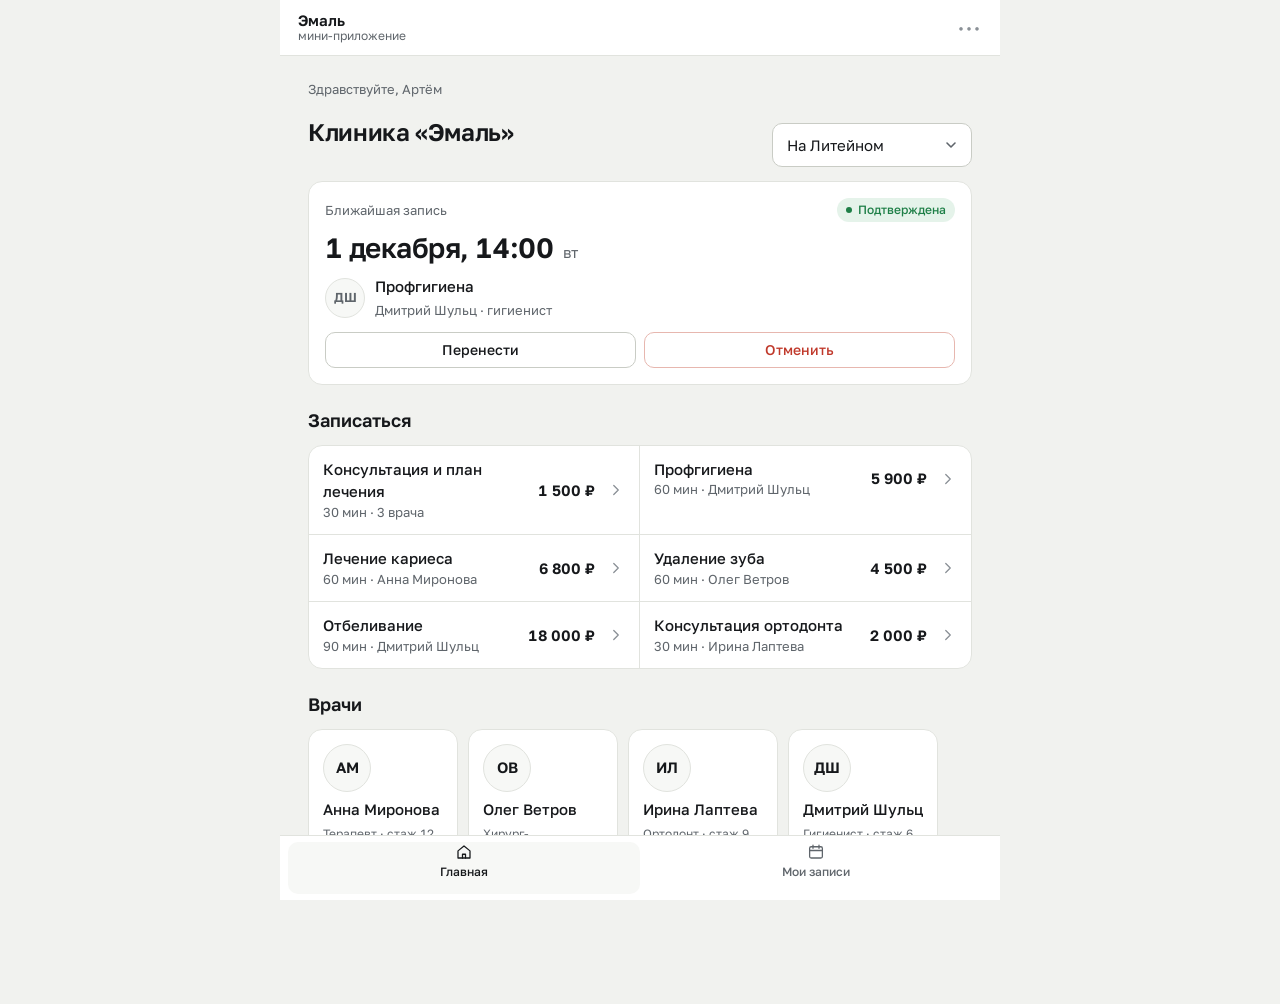
<file: projects/emal-app/app.html>
<!doctype html>
<html lang="ru">
<head>
<meta charset="utf-8">
<meta name="viewport" content="width=device-width,initial-scale=1,viewport-fit=cover">
<meta name="theme-color" content="#f1f2ef">
<title>Эмаль — запись к стоматологу в Telegram</title>
<link rel="preconnect" href="https://fonts.googleapis.com">
<link rel="preconnect" href="https://fonts.gstatic.com" crossorigin>
<link rel="stylesheet" href="https://fonts.googleapis.com/css2?family=Golos+Text:wght@400;500;600&display=swap">
<link rel="stylesheet" href="../emal-kit/kit.css?v=3">
<link rel="stylesheet" href="app.css?v=1">
</head>
<body>
<div class="tg">
  <!-- Шапка Telegram в демо-режиме: в самом Telegram её рисует клиент -->
  <div class="tg-bar" id="tg-bar">
    <button class="tg-back" type="button" id="back" aria-label="Назад" hidden><svg class="ico" viewBox="0 0 24 24"><path d="M15 6l-6 6 6 6"/></svg></button>
    <span class="tg-title"><b>Эмаль</b><small>мини-приложение</small></span>
    <span class="tg-dots" aria-hidden="true">•••</span>
  </div>

  <main class="view" id="view">
    <!-- 1. Главная -->
    <section class="page" data-page="home" aria-labelledby="home-title">
      <header class="hello">
        <div><p class="t-caption">Здравствуйте, Артём</p><h1 class="t-h1" id="home-title">Клиника «Эмаль»</h1></div>
        <div class="branch" id="branch"></div>
      </header>
      <article class="next card" id="next-card"></article>
      <h2 class="t-h2 sec-title">Записаться</h2>
      <ul class="services" id="services"></ul>
      <h2 class="t-h2 sec-title">Врачи</h2>
      <ul class="doctors" id="doctors"></ul>
    </section>

    <!-- 2. Врач -->
    <section class="page" data-page="doctor" aria-labelledby="doc-title" hidden>
      <p class="step">Шаг 1 из 3</p>
      <h1 class="t-h1" id="doc-title">Выберите врача</h1>
      <p class="t-caption" id="doc-service"></p>
      <ul class="pick-list" id="doc-list"></ul>
    </section>

    <!-- 3. Дата и время -->
    <section class="page" data-page="time" aria-labelledby="time-title" hidden>
      <p class="step">Шаг 2 из 3</p>
      <h1 class="t-h1" id="time-title">Дата и время</h1>
      <p class="t-caption" id="time-doc"></p>
      <div class="days" id="days" role="group" aria-label="День"></div>
      <div class="field" id="f-slot"><div class="slots" id="slots" role="group" aria-label="Время"></div><span class="field-hint" id="slot-hint">Показаны свободные окна</span></div>
    </section>

    <!-- 4. Подтверждение -->
    <section class="page" data-page="confirm" aria-labelledby="conf-title" hidden>
      <p class="step">Шаг 3 из 3</p>
      <h1 class="t-h1" id="conf-title">Проверьте запись</h1>
      <dl class="summary card" id="summary"></dl>
      <form class="form" id="form" novalidate>
        <label class="field" id="f-phone"><span class="field-label">Телефон</span><input class="input" name="phone" type="tel" inputmode="tel" autocomplete="tel" placeholder="+7 900 000-00-00"><span class="field-hint" id="phone-hint">Пришлём напоминание в Telegram и СМС за день</span></label>
        <label class="field"><span class="field-label">Комментарий для врача</span><textarea class="input" name="note" placeholder="Что беспокоит, есть ли аллергия"></textarea></label>
        <label class="switch"><input type="checkbox" name="remind" checked><i></i><span>Напомнить за 2 часа</span></label>
      </form>
    </section>

    <!-- 5. Готово -->
    <section class="page" data-page="done" aria-labelledby="done-title" hidden>
      <div class="done">
        <span class="done-mark" aria-hidden="true"><svg viewBox="0 0 48 48"><path d="M14 25l7 7 13-15"/></svg></span>
        <h1 class="t-h1" id="done-title">Вы записаны</h1>
        <p class="t-caption" id="done-text"></p>
      </div>
      <dl class="summary card" id="done-summary"></dl>
      <div class="done-actions">
        <button class="btn btn-secondary btn-block" type="button" id="to-calendar"><svg viewBox="0 0 24 24"><rect x="3.5" y="5" width="17" height="15" rx="2"/><path d="M3.5 10h17M8 3v4M16 3v4"/></svg>Добавить в календарь</button>
        <p class="t-caption done-addr">Литейный проспект, 31 · вход со двора, домофон 14</p>
      </div>
    </section>

    <!-- 6. Мои записи -->
    <section class="page" data-page="mine" aria-labelledby="mine-title" hidden>
      <h1 class="t-h1" id="mine-title">Мои записи</h1>
      <div class="tabs" role="tablist"><button class="tab" role="tab" aria-selected="true" data-tab="soon">Предстоящие</button><button class="tab" role="tab" aria-selected="false" data-tab="past">Прошедшие</button></div>
      <ul class="mine" id="mine"></ul>
    </section>
  </main>

  <!-- Нижняя панель: вкладки на главной, главная кнопка в шагах записи -->
  <nav class="tabbar" id="tabbar" aria-label="Разделы">
    <button type="button" data-go="home" aria-current="page"><svg class="ico" viewBox="0 0 24 24"><path d="M4 10.5L12 4l8 6.5V20H4z"/><path d="M10 20v-5h4v5"/></svg>Главная</button>
    <button type="button" data-go="mine"><svg class="ico" viewBox="0 0 24 24"><rect x="3.5" y="5" width="17" height="15" rx="2"/><path d="M3.5 10h17M8 3v4M16 3v4"/></svg>Мои записи</button>
  </nav>
  <div class="main-btn" id="main-btn-wrap" hidden><button class="btn btn-lg btn-block" type="button" id="main-btn">Далее</button></div>
</div>

<!-- Отмена записи: нижняя шторка -->
<div class="overlay is-sheet" id="cancel" aria-hidden="true">
  <div class="modal" role="alertdialog" aria-modal="true" aria-labelledby="cancel-title">
    <span class="sheet-grip" aria-hidden="true"></span>
    <div class="modal-head"><h2 class="t-h2" id="cancel-title">Отменить запись?</h2></div>
    <div class="modal-body"><p id="cancel-text"></p></div>
    <div class="modal-foot sheet-foot"><button class="btn btn-danger btn-lg btn-block" type="button" id="cancel-yes">Отменить запись</button><button class="btn btn-secondary btn-lg btn-block" type="button" data-close>Оставить</button></div>
  </div>
</div>

<script src="https://telegram.org/js/telegram-web-app.js"></script>
<script src="../emal-kit/kit.js?v=3"></script>
<script src="app.js?v=4"></script>
</body>
</html>
</file>
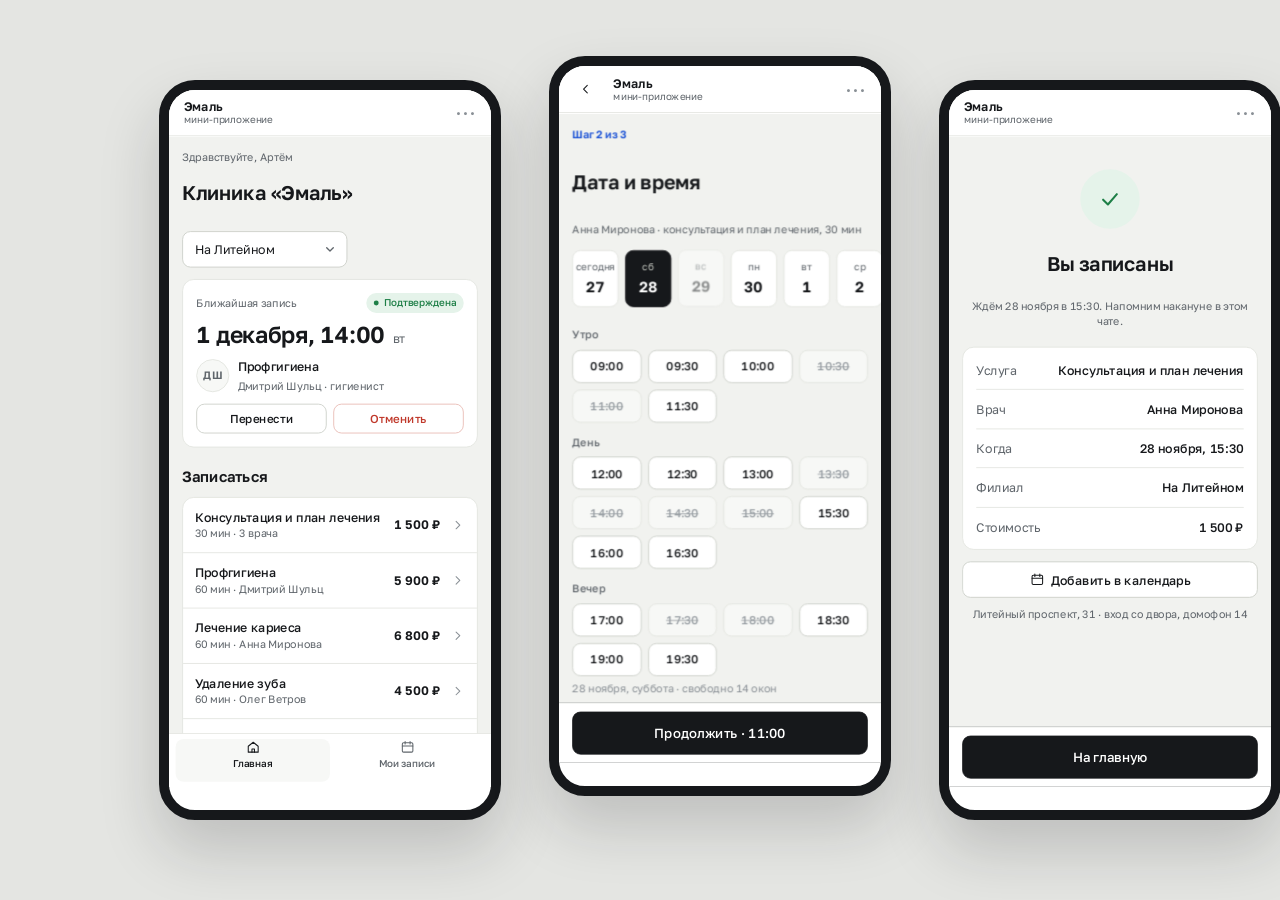
<file: projects/emal-app/preview.html>
<!doctype html>
<html lang="ru">
<head>
<meta charset="utf-8">
<meta name="viewport" content="width=1440">
<title>Эмаль Mini App — превью для портфолио</title>
<link rel="stylesheet" href="https://fonts.googleapis.com/css2?family=Golos+Text:wght@400;500;600&display=swap">
<link rel="stylesheet" href="../emal-kit/kit.css?v=3">
<style>
/* Обложка карточки портфолио: три экрана записи рядом */
body{margin:0;width:1440px;height:900px;overflow:hidden;background:#e4e5e2}
.stage{display:flex;align-items:center;justify-content:center;gap:48px;height:100%}
.phone{width:342px;height:740px;overflow:hidden;border-radius:36px;border:10px solid #16181b;background:#fff;box-shadow:0 30px 60px rgba(22,24,27,.18)}
.phone iframe{width:390px;height:844px;border:0;transform:scale(.8256);transform-origin:0 0}
.phone:nth-child(2){transform:translateY(-24px)}
</style>
</head>
<body>
<div class="stage">
  <div class="phone"><iframe src="app.html?f=p1" title="Главная" tabindex="-1"></iframe></div>
  <div class="phone"><iframe src="app.html?page=time" title="Дата и время" tabindex="-1"></iframe></div>
  <div class="phone"><iframe src="app.html?page=done" title="Готово" tabindex="-1"></iframe></div>
</div>
</body>
</html>
</file>
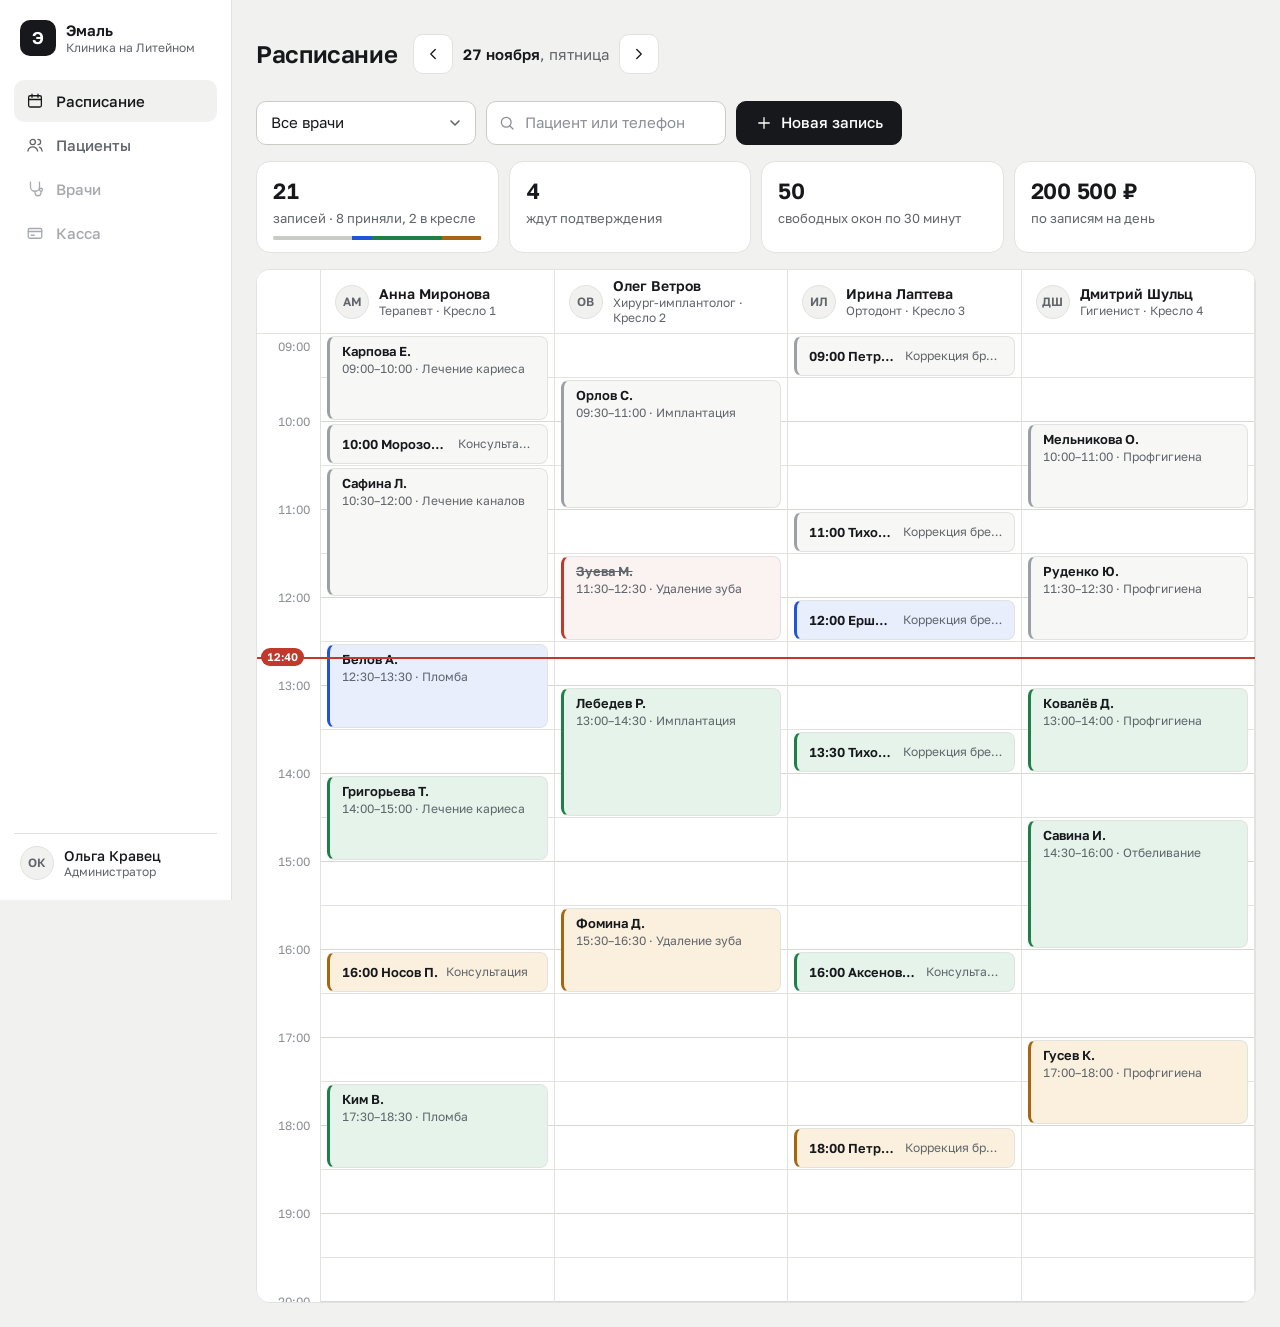
<file: projects/emal-crm/app.html>
<!doctype html>
<html lang="ru">
<head>
<meta charset="utf-8">
<meta name="viewport" content="width=device-width,initial-scale=1">
<meta name="theme-color" content="#f1f2ef">
<title>Эмаль CRM — расписание клиники</title>
<link rel="preconnect" href="https://fonts.googleapis.com">
<link rel="preconnect" href="https://fonts.gstatic.com" crossorigin>
<link rel="stylesheet" href="https://fonts.googleapis.com/css2?family=Golos+Text:wght@400;500;600&display=swap">
<link rel="stylesheet" href="../emal-kit/kit.css?v=3">
<link rel="stylesheet" href="app.css?v=2">
</head>
<body>
<div class="app">
  <!-- Навигация: слева на десктопе, иконками на планшете, снизу на телефоне -->
  <aside class="side" aria-label="Разделы">
    <a class="brand" href="#schedule"><span class="brand-mark" aria-hidden="true">Э</span><span class="brand-text"><b>Эмаль</b><small>Клиника на Литейном</small></span></a>
    <nav class="side-nav">
      <a href="#schedule" data-nav="schedule"><svg class="ico" viewBox="0 0 24 24"><rect x="3.5" y="5" width="17" height="15" rx="2"/><path d="M3.5 10h17M8 3v4M16 3v4"/></svg><span>Расписание</span></a>
      <a href="#patients" data-nav="patients"><svg class="ico" viewBox="0 0 24 24"><circle cx="9" cy="8" r="3.5"/><path d="M2.5 20c.8-3.6 3.4-5.5 6.5-5.5s5.7 1.9 6.5 5.5M16 4.5a3.5 3.5 0 0 1 0 7M18 14.8c2 .7 3.2 2.4 3.5 5.2"/></svg><span>Пациенты</span></a>
      <a href="#schedule" data-nav="doctors" class="is-mute"><svg class="ico" viewBox="0 0 24 24"><path d="M6 3v6a6 6 0 0 0 12 0V3M12 15v2a4 4 0 0 0 8 0v-2"/><circle cx="20" cy="13" r="2"/></svg><span>Врачи</span></a>
      <a href="#schedule" data-nav="cash" class="is-mute"><svg class="ico" viewBox="0 0 24 24"><rect x="3" y="6" width="18" height="13" rx="2"/><path d="M3 10h18M7 15h4"/></svg><span>Касса</span></a>
    </nav>
    <div class="side-user"><span class="avatar">ОК</span><span><b>Ольга Кравец</b><small>Администратор</small></span></div>
  </aside>

  <main class="main">
    <!-- ===== Расписание ===== -->
    <section class="screen" id="screen-schedule" aria-labelledby="sch-title">
      <header class="top">
        <div class="top-title">
          <h1 class="t-h1" id="sch-title">Расписание</h1>
          <div class="date-nav">
            <button class="btn btn-icon" type="button" id="day-prev" aria-label="Предыдущий день"><svg viewBox="0 0 24 24"><path d="M15 6l-6 6 6 6"/></svg></button>
            <span class="date-label"><b>27 ноября</b>, пятница</span>
            <button class="btn btn-icon" type="button" id="day-next" aria-label="Следующий день"><svg viewBox="0 0 24 24"><path d="M9 6l6 6-6 6"/></svg></button>
          </div>
        </div>
        <div class="top-tools">
          <div class="doc-filter" id="doc-filter"></div>
          <label class="search"><svg class="ico" viewBox="0 0 24 24"><circle cx="11" cy="11" r="6.5"/><path d="M20 20l-4.3-4.3"/></svg><input class="input" type="search" placeholder="Пациент или телефон" id="sch-search" aria-label="Поиск по записям"></label>
          <button class="btn" type="button" data-open-new><svg viewBox="0 0 24 24"><path d="M12 5v14M5 12h14"/></svg><span>Новая запись</span></button>
        </div>
      </header>

      <div class="day-stats" id="day-stats"></div>

      <div class="board">
        <div class="grid-wrap" id="grid-wrap">
          <div class="grid" id="grid"></div>
        </div>
        <!-- Список на телефоне: записи выбранного врача по порядку -->
        <ol class="agenda" id="agenda"></ol>
      </div>
    </section>

    <!-- ===== Пациенты ===== -->
    <section class="screen" id="screen-patients" aria-labelledby="pat-title" hidden>
      <header class="top">
        <div class="top-title"><h1 class="t-h1" id="pat-title">Пациенты</h1><span class="t-caption" id="pat-count"></span></div>
        <div class="top-tools">
          <label class="search"><svg class="ico" viewBox="0 0 24 24"><circle cx="11" cy="11" r="6.5"/><path d="M20 20l-4.3-4.3"/></svg><input class="input" type="search" placeholder="Имя или телефон" id="pat-search" aria-label="Поиск пациента"></label>
          <button class="btn" type="button" data-open-new><svg viewBox="0 0 24 24"><path d="M12 5v14M5 12h14"/></svg><span>Новая запись</span></button>
        </div>
      </header>
      <div class="card table-card">
        <table class="table">
          <thead><tr><th>Пациент</th><th>Телефон</th><th>Последний визит</th><th>Следующий визит</th><th class="num">Баланс</th></tr></thead>
          <tbody id="pat-rows"></tbody>
        </table>
      </div>
    </section>

    <!-- ===== Карточка пациента ===== -->
    <section class="screen" id="screen-patient" aria-labelledby="pc-name" hidden>
      <a class="back" href="#patients"><svg class="ico" viewBox="0 0 24 24"><path d="M15 6l-6 6 6 6"/></svg>Пациенты</a>
      <header class="pc-head card">
        <span class="avatar avatar-lg" id="pc-initials"></span>
        <div class="pc-main">
          <h1 class="t-h1" id="pc-name"></h1>
          <p class="t-caption" id="pc-meta"></p>
          <div class="pc-tags" id="pc-tags"></div>
        </div>
        <div class="pc-actions">
          <a class="btn btn-secondary" id="pc-call" href="#"><svg viewBox="0 0 24 24"><path d="M5 4h3.5l1.8 4.4-2.2 1.4a11 11 0 0 0 6.1 6.1l1.4-2.2L20 15.5V19a1 1 0 0 1-1 1A16 16 0 0 1 4 5a1 1 0 0 1 1-1z"/></svg>Позвонить</a>
          <button class="btn" type="button" data-open-new data-patient-from-card>Записать</button>
        </div>
      </header>
      <div class="tabs" role="tablist" aria-label="Разделы карточки">
        <button class="tab" role="tab" aria-selected="true" data-tab="chart">Зубная формула</button>
        <button class="tab" role="tab" aria-selected="false" data-tab="visits">Визиты</button>
        <button class="tab" role="tab" aria-selected="false" data-tab="pay">Оплаты</button>
      </div>
      <div class="tab-panel" data-panel="chart">
        <div class="chart-wrap card">
          <div class="chart" id="chart" aria-label="Зубная формула: нажмите на зуб"></div>
          <ul class="legend" id="legend"></ul>
        </div>
        <aside class="tooth-info card" id="tooth-info" aria-live="polite"></aside>
      </div>
      <div class="tab-panel" data-panel="visits" hidden><ol class="visits card" id="visits"></ol></div>
      <div class="tab-panel" data-panel="pay" hidden><div class="card table-card"><table class="table"><thead><tr><th>Дата</th><th>Услуга</th><th>Способ</th><th class="num">Сумма</th></tr></thead><tbody id="pays"></tbody></table></div></div>
    </section>
  </main>
</div>

<!-- Детали записи: справа на десктопе, шторкой на телефоне -->
<div class="overlay is-drawer" id="appt" aria-hidden="true">
  <div class="modal" role="dialog" aria-modal="true" aria-labelledby="appt-title">
    <div class="modal-head"><h2 class="t-h2" id="appt-title">Запись</h2><button class="btn btn-icon" type="button" data-close aria-label="Закрыть"><svg viewBox="0 0 24 24"><path d="M6 6l12 12M18 6L6 18"/></svg></button></div>
    <div class="modal-body" id="appt-body"></div>
    <div class="modal-foot" id="appt-foot"></div>
  </div>
</div>

<!-- Новая запись -->
<div class="overlay" id="new" aria-hidden="true">
  <form class="modal" role="dialog" aria-modal="true" aria-labelledby="new-title" id="new-form" novalidate>
    <div class="modal-head"><h2 class="t-h2" id="new-title">Новая запись</h2><button class="btn btn-icon" type="button" data-close aria-label="Закрыть"><svg viewBox="0 0 24 24"><path d="M6 6l12 12M18 6L6 18"/></svg></button></div>
    <div class="modal-body">
      <div class="field" id="f-patient"><span class="field-label">Пациент</span><div id="s-patient"></div><span class="field-hint">Начните с фамилии — список отсортирован</span></div>
      <div class="row-2">
        <div class="field"><span class="field-label">Врач</span><div id="s-doctor"></div></div>
        <div class="field"><span class="field-label">Услуга</span><div id="s-service"></div></div>
      </div>
      <div class="field" id="f-time"><span class="field-label">Время, 27 ноября</span><div class="slots" id="slots"></div><span class="field-hint" id="time-hint">Серые — заняты</span></div>
      <label class="field"><span class="field-label">Комментарий</span><textarea class="input" name="note" placeholder="Например: боится уколов, нужна анестезия без адреналина"></textarea></label>
    </div>
    <div class="modal-foot"><span class="new-sum t-caption" id="new-sum"></span><button class="btn btn-secondary" type="button" data-close>Отмена</button><button class="btn" type="submit">Записать</button></div>
  </form>
</div>

<!-- Подтверждение отмены -->
<div class="overlay" id="cancel" aria-hidden="true">
  <div class="modal modal-sm" role="alertdialog" aria-modal="true" aria-labelledby="cancel-title">
    <div class="modal-head"><h2 class="t-h2" id="cancel-title">Отменить запись?</h2></div>
    <div class="modal-body"><p id="cancel-text"></p></div>
    <div class="modal-foot"><button class="btn btn-secondary" type="button" data-close>Не отменять</button><button class="btn btn-danger" type="button" id="cancel-yes">Отменить запись</button></div>
  </div>
</div>

<script src="../emal-kit/kit.js?v=3"></script>
<script src="app.js?v=4"></script>
</body>
</html>
</file>
<file: style.css>
@charset "utf-8";
:root{color-scheme:dark;--r:clamp(14px,1.6vw,22px);--edge-hover:#8c8c8c;--pad:clamp(20px,5vw,84px);--ink:#f1f0ec;--line:#373737;--quiet:#aaa}
*{box-sizing:border-box}html{scroll-behavior:smooth}body{margin:0;background:#000;color:var(--ink);font-family:Arial,Helvetica,sans-serif}a{color:inherit;text-decoration:none}:focus-visible{outline:2px solid white;outline-offset:4px}.sr{position:absolute;width:1px;height:1px;overflow:hidden;clip-path:inset(50%)}
.hero{min-height:100vh;min-height:100svh;display:grid;grid-template-rows:auto 1fr auto;align-items:center;justify-items:center;padding:20px var(--pad);background:#000}.edition,footer,small,.hint{font:11px/1.45 ui-monospace,monospace;letter-spacing:.1em}.edition,footer{display:flex;justify-content:space-between;align-items:center;gap:14px}.edition{width:100%;color:var(--quiet)}.poster-stage{display:block;width:min(100%,calc(104svh - 90px),950px);height:auto;overflow:hidden}.hook{cursor:pointer}.swing{transform-origin:959px 818px;animation:sway 3.8s ease-in-out infinite alternate}.ring{fill:none;stroke:white;stroke-width:2;opacity:0;transition:opacity .25s}.hook:hover .ring,.hook:focus-visible .ring{opacity:.75}.hint{display:flex;gap:12px;align-items:center;color:#ccc;padding:10px 16px}.hint span{font-size:18px}.hint:hover{text-decoration:underline}@keyframes sway{from{transform:rotate(-4deg)}to{transform:rotate(4deg)}}
h2{font:normal clamp(55px,9vw,140px)/1 Georgia,serif;letter-spacing:-.02em;margin:36px 0}small,footer{color:var(--quiet)}footer{border-top:1px solid var(--line);padding:22px var(--pad)}dialog{background:#000;border:0;color:white;padding:0;max-width:96vw;max-height:96dvh}dialog::backdrop{background:#000e}button{cursor:pointer;background:#111;color:white;border:1px solid #777;padding:8px 14px}body:has(dialog[open]){overflow:hidden}
@media(max-width:680px){.poster-stage{width:min(100vw,calc(105svh - 88px))}.hero{padding-inline:0}.edition{padding-inline:var(--pad)}}@media(prefers-reduced-motion:reduce){html{scroll-behavior:auto}.swing{animation:none}}
.hero{position:relative;isolation:isolate}.poster-stage{width:min(100%,calc(100svh - 108px),950px)}.glow{filter:blur(10px);opacity:.22}.hero::before,.hero::after{content:'\002726';position:absolute;color:#8c8c8c;pointer-events:none;font-size:clamp(14px,2vw,32px)}.hero::before{left:8%;top:34%}.hero::after{right:10%;bottom:27%}
button{transition:transform .25s ease,color .25s ease,background .25s ease}button:hover{background:#eee;color:#111}
@media(max-width:680px){.hero::before,.hero::after{display:none}.poster-stage{width:min(100vw,calc(100svh - 108px))}}
@media(prefers-reduced-motion:no-preference){.glow{animation:breathe 3.8s ease-in-out infinite alternate}.hero::before,.hero::after{animation:twinkle 6s ease-in-out infinite alternate}.hero::after{animation-delay:-3s}.hint span{animation:drift 2s ease-in-out infinite alternate}.arrive{animation:unfold .65s ease-out both}@keyframes breathe{from{opacity:.08}to{opacity:.55}}@keyframes drift{to{transform:translateY(4px)}}@keyframes twinkle{from{opacity:.2;transform:scale(.8)}to{opacity:.8;transform:scale(1.1)}}@keyframes unfold{from{opacity:.18;transform:translateY(12px)}to{opacity:1;transform:none}}}
.atmosphere{--hx:52%;--hy:42%;position:fixed;inset:0;z-index:3;pointer-events:none;overflow:hidden;mix-blend-mode:screen}.aureole{position:absolute;left:0;top:0;width:220px;height:170px;margin:-85px 0 0 -110px;border-radius:50%;background:radial-gradient(closest-side,#ffffff07 25%,#ffffff14 58%,#ffffff0a 74%,#0000);filter:blur(16px);will-change:transform;transform:translate3d(52vw,42vh,0)}#dust{position:absolute;width:100%;height:100%}.edition button{padding:5px 9px;font:inherit;letter-spacing:inherit;border-radius:30px}.hero::before,.hero::after{color:#f1f0ec}.fx-off *,.fx-off *::before,.fx-off *::after{animation:none!important;transition:none!important}.fx-off .atmosphere{display:none}.fx-off{scroll-behavior:auto}
@media(max-width:520px){.aureole{width:150px;height:150px;margin:-75px 0 0 -75px}}
.layer-text{transform-origin:640px 640px}@media(prefers-reduced-motion:no-preference){.layer-text{animation:title-drift 7s ease-in-out infinite alternate}@keyframes title-drift{from{transform:translateY(-4px);opacity:.92}to{transform:translateY(5px);opacity:1}}}
.poster-stage{position:relative;aspect-ratio:1;height:auto}.poster-stage>.poster,.poster-pixels{position:absolute;inset:0;width:100%;height:100%;display:block}.poster{overflow:hidden}.poster-pixels{pointer-events:none}.is-live .layer-base{visibility:hidden}
.topbar{position:fixed;inset:0 0 auto;z-index:20;display:flex;align-items:center;gap:clamp(16px,3vw,40px);height:56px;padding:0 var(--pad);background:#000000c4;border-bottom:1px solid var(--line);-webkit-backdrop-filter:blur(10px);backdrop-filter:blur(10px);transform:translateY(-101%);transition:transform .45s cubic-bezier(.2,.72,.25,1)}.topbar.is-shown,.topbar:focus-within{transform:none}.topbar-logo{flex:none;display:block;padding:4px 0}.topbar-logo svg{display:block;height:24px;width:auto;aspect-ratio:1280/484;transition:transform .25s ease,filter .25s ease}.topbar-logo:hover svg{transform:translateY(-2px);filter:drop-shadow(0 0 6px #ffffff70)}.topbar-nav{display:flex;align-items:center;gap:clamp(14px,2.4vw,34px);min-width:0;overflow-x:auto;scrollbar-width:none;font:11px/1.45 ui-monospace,monospace;letter-spacing:.1em;text-transform:uppercase}.topbar-nav::-webkit-scrollbar{display:none}.topbar-nav a{flex:none;position:relative;padding:8px 0;color:var(--quiet);transition:color .2s}.topbar-nav a::after{content:'';position:absolute;left:0;right:0;bottom:3px;height:1px;background:currentColor;transform:scaleX(0);transform-origin:left;transition:transform .25s ease}.topbar-nav a:hover,.topbar-nav a[aria-current]{color:#fff}.topbar-nav a:hover::after,.topbar-nav a[aria-current]::after{transform:none}.kwork{scroll-margin-top:56px}
@media(max-width:680px){.topbar{height:50px;gap:14px}.topbar-logo svg{height:20px}.topbar-nav{-webkit-mask-image:linear-gradient(90deg,#000 85%,transparent);mask-image:linear-gradient(90deg,#000 85%,transparent);padding-right:24px}}
.block{padding:38px var(--pad) clamp(48px,7vw,96px);background:#000;border-top:1px solid var(--line);scroll-margin-top:56px}.block h2{margin:clamp(20px,3vw,36px) 0 clamp(22px,3vw,40px)}.block-empty{display:grid;place-items:center;min-height:clamp(160px,22vw,280px);border:1px dashed #373737;background:repeating-linear-gradient(135deg,#0a0a0a 0 12px,#060606 12px 24px)}.block-empty span{font:11px/1.45 ui-monospace,monospace;letter-spacing:.1em;text-transform:uppercase;color:#777}
.kwork{display:flex;align-items:center;justify-content:space-between;flex-wrap:wrap;gap:16px 32px;padding:clamp(22px,3.5vw,40px) var(--pad);background:#f1f0ec;color:#0a0a0a;position:relative;z-index:4}.kwork p{margin:0;max-width:40em;font-size:clamp(17px,2vw,26px);line-height:1.3;letter-spacing:-.01em}.kwork-button{flex:none;display:inline-block;padding:12px 20px;background:#0a0a0a;color:#f1f0ec;border:1px solid #0a0a0a;font:12px/1.4 ui-monospace,monospace;letter-spacing:.1em;text-transform:uppercase;transition:background .25s,color .25s}.kwork-button:hover{background:transparent;color:#0a0a0a}.kwork-button:focus-visible{outline-color:#0a0a0a}
.works{display:grid;grid-template-columns:repeat(auto-fill,minmax(min(100%,280px),1fr));align-items:start;gap:clamp(12px,2vw,28px)}.work{--px:50%;--py:50%;position:relative;display:block;overflow:hidden;background:#0e0e0e;border:1px solid #373737;cursor:none;transition:border-color .3s,transform .3s}.work img{display:block;width:100%;height:auto;transition:transform .6s cubic-bezier(.2,.72,.25,1),filter .4s}.work::after{content:'';position:absolute;inset:0;background:radial-gradient(circle 140px at var(--px) var(--py),#0000,#0000008c);opacity:0;transition:opacity .35s;pointer-events:none}.work:hover,.work:focus-visible{border-color:#8c8c8c}.work:hover img,.work:focus-visible img{transform:scale(1.035);filter:saturate(1.08)}.work:hover::after,.work:focus-visible::after{opacity:1}
.work-peek{position:absolute;left:var(--px);top:var(--py);z-index:2;display:flex;flex-direction:column;align-items:center;gap:8px;padding:14px 16px 12px;border:1px solid #ffffff40;border-radius:40px;background:#0c0c0ccc;-webkit-backdrop-filter:blur(6px);backdrop-filter:blur(6px);color:#f1f0ec;font:10px/1.2 ui-monospace,monospace;letter-spacing:.08em;white-space:nowrap;pointer-events:none;opacity:0;transform:translate(-50%,-50%) scale(.7);transition:opacity .25s,transform .3s cubic-bezier(.2,.72,.25,1)}.work-peek svg{width:34px;height:22px;overflow:visible}.work-peek path{fill:none;stroke:currentColor;stroke-width:1.4}.work-peek circle{fill:currentColor}.work-peek .eye-glint{fill:#0c0c0c}.work:hover .work-peek,.work:focus-visible .work-peek{opacity:1;transform:translate(-50%,-50%) scale(1)}
.work-caption{position:absolute;inset:auto 0 0;z-index:1;display:flex;gap:12px;padding:22px 12px 10px;background:linear-gradient(#0000,#000c);color:#ddd;font:10px/1.4 ui-monospace,monospace;letter-spacing:.08em;text-transform:uppercase}.work-caption span:first-child{color:#999}
@media(hover:none){.work{cursor:pointer}.work-peek{left:auto;top:auto;right:10px;bottom:38px;padding:8px;opacity:1;transform:none}.work-peek>span{display:none}.work-peek svg{width:24px;height:16px}}
@media(prefers-reduced-motion:no-preference){.work-peek svg circle:not(.eye-glint){animation:look 3.2s ease-in-out infinite}@keyframes look{0%,35%,100%{transform:none}45%,60%{transform:translateX(-2.5px)}70%,85%{transform:translateX(2.5px)}}}
.viewer{--c1:#3a3a3a;--c2:#9a9a9a;--c3:#131313;position:fixed;inset:0;width:100%;height:100%;max-width:none;max-height:none;margin:0;padding:0;border:0;background:var(--c3);color:#f1f0ec;overflow:hidden}.viewer[open]{display:grid;place-items:center}.viewer::backdrop{background:#000}.viewer-bg,.viewer-shade{position:absolute;inset:0;overflow:hidden}.flow{position:absolute;display:block}.flow-x{inset:0 auto 0 0;width:calc(100% + 120vmax);background:repeating-linear-gradient(90deg,var(--c1) 0,var(--c2) 40vmax,var(--c3) 80vmax,var(--c1) 120vmax);animation:flow-x 24s linear infinite}.flow-y{inset:0 0 auto;height:calc(100% + 90vmax);background:repeating-linear-gradient(180deg,#0000 0,var(--c2) 22vmax,#0000 45vmax,var(--c1) 68vmax,#0000 90vmax);opacity:.5;mix-blend-mode:soft-light;animation:flow-y 17s linear infinite}.viewer-shade{background:radial-gradient(ellipse at center,#0000 35%,#00000080 100%)}@keyframes flow-x{to{transform:translateX(-120vmax)}}@keyframes flow-y{to{transform:translateY(-90vmax)}}
.viewer-figure{position:relative;z-index:1;margin:0;display:grid;justify-items:center;gap:12px}.viewer .viewer-figure img{display:block;max-width:min(88vw,1100px);max-height:82dvh;width:auto;height:auto;margin:0;object-fit:contain;box-shadow:0 30px 90px #0009,0 0 0 1px #ffffff1f}.viewer-figure figcaption{display:flex;gap:14px;font:11px/1.4 ui-monospace,monospace;letter-spacing:.1em;text-transform:uppercase;text-shadow:0 1px 6px #000a}.viewer-count{opacity:.7}.viewer button{position:absolute;z-index:2;background:#0c0c0cb3;border:1px solid #ffffff59;color:#fff;-webkit-backdrop-filter:blur(6px);backdrop-filter:blur(6px);font:12px/1 ui-monospace,monospace;letter-spacing:.08em}.viewer button:hover{background:#f1f0ec;color:#0c0c0c}.viewer-close{top:16px;right:16px;padding:10px 14px}.viewer-nav{top:50%;width:48px;height:48px;border-radius:50%;font-size:18px;transform:translateY(-50%)}.viewer-prev{left:clamp(10px,3vw,40px)}.viewer-next{right:clamp(10px,3vw,40px)}.viewer.is-single .viewer-nav{display:none}
@media(prefers-reduced-motion:no-preference){.viewer-figure img.is-entering{animation:work-in .55s cubic-bezier(.2,.72,.25,1) both}@keyframes work-in{from{opacity:0;transform:scale(.94) translateY(10px)}}}
@media(max-width:680px){.viewer .viewer-figure img{max-width:94vw;max-height:74dvh}.viewer-nav{top:auto;bottom:18px;transform:none}}
.viewer-figure figcaption{border:0;padding:0}
.work img{aspect-ratio:3/4;object-fit:contain;background:#0e0e0e}
@media(hover:none){.work:hover::after{opacity:0}.work:hover img{transform:none;filter:none}}
.edition{justify-content:flex-end}
.block-lead{margin:-8px 0 clamp(18px,2.5vw,30px);color:#aaa;font-size:clamp(15px,1.6vw,19px);max-width:36em}
.game{position:relative;aspect-ratio:16/9;max-height:78svh;width:100%;margin-inline:auto;overflow:hidden;border:1px solid #373737;background:#060606;cursor:pointer;touch-action:manipulation;-webkit-user-select:none;user-select:none;-webkit-tap-highlight-color:transparent}.game:focus-visible{outline:2px solid #f1f0ec;outline-offset:4px}.game-canvas{position:absolute;inset:0;width:100%;height:100%;display:block}
.game-score{position:absolute;top:14px;left:50%;transform:translateX(-50%);font:clamp(28px,4vw,46px)/1 Georgia,serif;letter-spacing:0;color:#f1f0ec;text-shadow:0 0 18px #ffffff40;pointer-events:none}.game-score.is-up{animation:score-up .3s ease-out}@keyframes score-up{from{transform:translateX(-50%) scale(1.35)}}
.game-panel{position:absolute;left:50%;top:50%;transform:translate(-50%,-50%);display:grid;justify-items:center;gap:8px;min-width:min(78%,320px);padding:clamp(16px,2.5vw,26px) clamp(18px,3vw,34px);border:1px solid #ffffff38;background:#0c0c0ccc;-webkit-backdrop-filter:blur(6px);backdrop-filter:blur(6px);text-align:center;pointer-events:none}.game-panel[hidden]{display:none}.game-panel p{margin:0}.game-title{font:normal clamp(26px,3.6vw,44px)/1 Georgia,serif;letter-spacing:-.01em}.game-text{color:#ddd;font-size:clamp(14px,1.5vw,17px)}.game-hint,.game-best{font:10px/1.4 ui-monospace,monospace;letter-spacing:.1em;text-transform:uppercase;color:#999}.game-best-value{font-weight:400;color:#f1f0ec}
@media(max-width:680px){.game{aspect-ratio:3/4}}
.game-panel{left:60%}@media(max-width:680px){.game-panel{left:50%;top:auto;bottom:16%;transform:translateX(-50%)}}
.socials-stage{position:relative;isolation:isolate;overflow:hidden;margin-inline:calc(var(--pad)*-1);padding:clamp(18px,3vw,34px) 0;-webkit-mask-image:linear-gradient(90deg,#0000,#000 9%,#000 91%,#0000);mask-image:linear-gradient(90deg,#0000,#000 9%,#000 91%,#0000)}
.socials-blobs{position:absolute;inset:0;z-index:-1;filter:blur(42px);-webkit-mask-image:linear-gradient(#0000,#000 30%,#000 70%,#0000);mask-image:linear-gradient(#0000,#000 30%,#000 70%,#0000)}.socials-blobs i{position:absolute;top:10%;width:clamp(150px,22vw,280px);aspect-ratio:1;border-radius:50%}.socials-blobs i:nth-child(1){left:10%;background:#ffffff8c}.socials-blobs i:nth-child(2){left:42%;background:#7a7a7a}.socials-blobs i:nth-child(3){right:10%;background:#d6d6d6a6}
@media(prefers-reduced-motion:no-preference){.socials-blobs i:nth-child(1){animation:blob-a 14s ease-in-out infinite alternate}.socials-blobs i:nth-child(2){animation:blob-b 17s ease-in-out infinite alternate}.socials-blobs i:nth-child(3){animation:blob-c 12s ease-in-out infinite alternate}@keyframes blob-a{to{transform:translate(70%,25%) scale(1.15)}}@keyframes blob-b{to{transform:translate(-55%,-20%) scale(.85)}}@keyframes blob-c{to{transform:translate(-60%,30%) scale(1.2)}}}
.socials-row{display:flex;width:max-content;margin:0 auto;padding:24px 0 38px;list-style:none}.socials-row li{flex:none;margin-right:clamp(12px,2vw,22px)}.socials-row.is-looping{margin:0;animation:socials-loop var(--loop,30s) linear infinite}.socials-stage:hover .socials-row,.socials-stage:focus-within .socials-row{animation-play-state:paused}@keyframes socials-loop{to{transform:translateX(-50%)}}.fx-off .socials-stage{overflow-x:auto;scrollbar-width:none}
.glass{--mx:50%;--my:30%;position:relative;display:flex;align-items:center;gap:14px;padding:14px 22px 14px 16px;border-radius:999px;color:#fff;overflow:hidden;background:linear-gradient(135deg,#ffffff2e,#ffffff0a 55%,#ffffff17);-webkit-backdrop-filter:blur(16px) saturate(140%);backdrop-filter:blur(16px) saturate(140%);box-shadow:inset 0 1.5px 0 #ffffffa6,inset 0 -1px 0 #ffffff24,inset 0 0 0 1px #ffffff2e,inset 10px 12px 24px -14px #ffffff8c,inset -10px -14px 26px -16px #ffffff66,0 14px 34px #0000008c,0 2px 6px #00000066;transition:transform .45s cubic-bezier(.3,1.6,.45,1),box-shadow .35s,background .35s}
.glass::before{content:'';position:absolute;inset:0;border-radius:inherit;background:radial-gradient(circle 70px at var(--mx) var(--my),#ffffff70,#ffffff00 70%);mix-blend-mode:overlay;pointer-events:none}
.glass::after{content:'';position:absolute;left:12%;right:12%;top:1px;height:46%;border-radius:999px 999px 60% 60%/999px 999px 100% 100%;background:linear-gradient(#ffffff59,#ffffff00);pointer-events:none}
.glass svg{position:relative;flex:none;width:30px;height:30px;padding:7px;box-sizing:content-box;border-radius:50%;fill:#fff;background:linear-gradient(160deg,#ffffff38,#ffffff0d);box-shadow:inset 0 1px 0 #ffffff99,inset 0 0 0 1px #ffffff26,0 4px 14px #00000066}.glass svg.stroke{fill:none;stroke:#fff;stroke-width:1.8}.glass svg .dot{fill:#fff;stroke:none}
.glass span{position:relative;display:grid;gap:2px;line-height:1.15}.glass b{font-weight:500;font-size:clamp(15px,1.4vw,18px);letter-spacing:-.01em;text-shadow:0 1px 8px #0006}.glass small{font:10px/1.3 ui-monospace,monospace;letter-spacing:.08em;color:#ffffffb3}.glass em{position:relative;font-style:normal;font-size:15px;opacity:.7;transition:transform .35s,opacity .35s}
.glass:hover,.glass:focus-visible{transform:translateY(-3px) scale(1.04);background:linear-gradient(135deg,#ffffff4d,#ffffff12 55%,#ffffff26);box-shadow:inset 0 1.5px 0 #ffffffd9,inset 0 -1px 0 #ffffff33,inset 0 0 0 1px #ffffff47,inset 10px 12px 24px -14px #ffffffb3,inset -10px -14px 26px -14px #ffffff8c,0 18px 40px #00000099,0 0 34px #ffffff33}.glass:hover em,.glass:focus-visible em{transform:translate(2px,-2px);opacity:1}.glass:active{transform:scale(.97);transition-duration:.12s}.glass:focus-visible{outline-color:#fff;outline-offset:3px}
.tiles{display:grid;grid-template-columns:repeat(3,minmax(0,1fr));gap:clamp(12px,2vw,24px);margin:0;padding:0;list-style:none;perspective:900px}
.tile{--rx:0deg;--ry:0deg;--z:0px;--mx:50%;--my:50%;position:relative;display:flex;flex-direction:column;gap:10px;min-height:clamp(200px,20vw,250px);padding:clamp(18px,2.4vw,28px);border:1px solid #373737;background:radial-gradient(circle 160px at var(--mx) var(--my),#00000000,#0000 40%),linear-gradient(160deg,#151515,#090909);color:#f1f0ec;transform:rotateX(var(--rx)) rotateY(var(--ry)) translateZ(var(--z));transform-style:preserve-3d;transition:transform .5s cubic-bezier(.2,.8,.25,1),border-color .3s,box-shadow .4s;box-shadow:0 10px 30px #00000080;will-change:transform}
.tile::before{content:'';position:absolute;inset:0;pointer-events:none;background:radial-gradient(circle 180px at var(--mx) var(--my),#000000b3,#0000 70%),radial-gradient(circle 260px at calc(100% - var(--mx)) calc(100% - var(--my)),#ffffff14,#fff0 70%);opacity:0;transition:opacity .35s}
.tile::after{content:'';position:absolute;inset:0;pointer-events:none;background-image:radial-gradient(#ffffff1a 1px,#0000 1.2px);background-size:6px 6px;opacity:.5;-webkit-mask-image:linear-gradient(160deg,#000,#0000 70%);mask-image:linear-gradient(160deg,#000,#0000 70%)}
.tile.is-pressed{border-color:#8c8c8c;box-shadow:0 4px 14px #000000b3}.tile.is-pressed::before{opacity:1}
.tile svg{width:30px;height:30px;fill:#f1f0ec;margin-bottom:auto}.tile svg.line{fill:none;stroke:#f1f0ec;stroke-width:1.5;stroke-linejoin:round}
.tile small{font:10px/1.4 ui-monospace,monospace;letter-spacing:.1em;text-transform:uppercase;color:#8c8c8c}
.tile-link{position:static;display:block}.tile-link::after{content:'';position:absolute;inset:0;z-index:1}.tile-link b{display:block;font:normal clamp(20px,2.2vw,30px)/1.1 Georgia,serif;letter-spacing:-.005em;overflow-wrap:anywhere}.tile-link:focus-visible{outline:none}.tile:focus-within{border-color:#f1f0ec}
.tile-foot{display:flex;align-items:center;justify-content:space-between;gap:10px;padding-top:12px;border-top:1px solid #373737;font:10px/1.4 ui-monospace,monospace;letter-spacing:.08em;color:#aaa}
.tile-copy{position:relative;z-index:2;padding:6px 10px;border-radius:20px;border:1px solid #ffffff40;background:#ffffff0d;color:#f1f0ec;font:inherit;letter-spacing:inherit}.tile-copy:hover{background:#f1f0ec;color:#0c0c0c}
@media(max-width:820px){.tiles{grid-template-columns:1fr}.tile{min-height:170px}}
.tile-mail b{font-size:clamp(16px,1.55vw,24px);white-space:nowrap;overflow-wrap:normal}
.design-preview{display:grid;grid-template-columns:minmax(0,1fr) auto;gap:clamp(12px,2vw,28px);align-items:stretch}.works.works-three{grid-template-columns:repeat(3,minmax(0,1fr))}
.design-more{display:flex;flex-direction:column;align-items:center;justify-content:center;gap:18px;width:clamp(64px,7vw,96px);border:1px solid #373737;background:#0e0e0e;color:#f1f0ec;transition:background .3s,color .3s,border-color .3s}.design-more-arrow{display:grid;place-items:center;width:46px;height:46px;border:1px solid currentColor;border-radius:50%;font-size:20px;transition:transform .35s cubic-bezier(.2,.72,.25,1)}.design-more-text{writing-mode:vertical-rl;font:10px/1 ui-monospace,monospace;letter-spacing:.14em;text-transform:uppercase;color:inherit;opacity:.75}.design-more:hover,.design-more:focus-visible{background:#f1f0ec;color:#0c0c0c;border-color:#f1f0ec}.design-more:hover .design-more-arrow,.design-more:focus-visible .design-more-arrow{transform:translateX(5px)}
.work-more{position:absolute;inset:0;z-index:3;display:grid;place-items:center;padding:16px;background:#060606b3;-webkit-backdrop-filter:blur(3px);backdrop-filter:blur(3px);color:#f1f0ec;font:normal clamp(18px,2vw,28px)/1.1 Georgia,serif;text-align:center;opacity:0;pointer-events:none;transition:opacity .35s ease}.design-preview:has(.design-more:hover,.design-more:focus-visible) .work-more{opacity:1}.design-preview:has(.design-more:hover,.design-more:focus-visible) .work img{transform:scale(1.035)}.works-three .work:nth-child(2) .work-more{transition-delay:.06s}.works-three .work:nth-child(3) .work-more{transition-delay:.12s}
@media(max-width:680px){.design-preview{grid-template-columns:1fr}.works.works-three{gap:8px}.design-more{flex-direction:row;width:auto;padding:14px;gap:14px}.design-more-text{writing-mode:horizontal-tb}.design-more-arrow{width:36px;height:36px;font-size:16px}.work-more{font-size:13px;padding:6px}}
.gallery{padding-top:calc(56px + clamp(28px,4vw,48px));border-top:0;min-height:80vh}.gallery-back{display:inline-block;font:11px/1.45 ui-monospace,monospace;letter-spacing:.1em;text-transform:uppercase;color:var(--quiet)}.gallery-back:hover{color:#fff}.gallery-title{font:normal clamp(44px,7vw,110px)/1 Georgia,serif;letter-spacing:-.02em;margin:clamp(16px,2.4vw,28px) 0 clamp(24px,3.4vw,44px)}
.works.masonry{display:block;columns:4 240px;column-gap:clamp(10px,1.6vw,20px)}.masonry .work{break-inside:avoid;margin-bottom:clamp(10px,1.6vw,20px)}.masonry .work img{aspect-ratio:auto;height:auto}
@media(prefers-reduced-motion:reduce){.flow{animation:none}}
@media(hover:none){.work-peek{bottom:10px;right:10px}.works-three .work-peek{bottom:6px;right:6px;padding:6px}.works-three .work-peek svg{width:18px;height:12px}}
@media(max-width:680px){.works.masonry{columns:2;column-gap:8px}.masonry .work{margin-bottom:8px}}
.design-more{width:auto;align-self:center;border:0;background:none;padding:4px}.design-more:hover,.design-more:focus-visible{background:none;color:#0c0c0c}.design-more-arrow{width:clamp(52px,5vw,68px);height:clamp(52px,5vw,68px);font-size:22px;transition:transform .35s cubic-bezier(.2,.72,.25,1),background .3s,color .3s}.design-more:hover .design-more-arrow,.design-more:focus-visible .design-more-arrow{background:#f1f0ec;border-color:#f1f0ec;color:#0c0c0c}.design-more:focus-visible{outline-offset:2px;border-radius:50%}
@media(max-width:680px){.design-more{justify-self:center;padding:4px}}
.gallery{padding-top:clamp(28px,5vw,56px)}
.socials-blobs{opacity:.4}.socials-blobs i{width:clamp(120px,17vw,210px);top:18%}
.viewer-close{border-radius:999px;padding:10px 16px}
.work-slot{display:grid;place-items:center;break-inside:avoid;margin-bottom:clamp(10px,1.6vw,20px);border:1px dashed #373737;background:repeating-linear-gradient(135deg,#0a0a0a 0 12px,#060606 12px 24px)}.work-slot span{font:10px/1.4 ui-monospace,monospace;letter-spacing:.1em;text-transform:uppercase;color:#666}@media(max-width:680px){.work-slot{margin-bottom:8px}}
.gallery-note{display:flex;justify-content:center;margin:clamp(28px,4vw,48px) 0 0}.gallery-note .glass{background:linear-gradient(135deg,#ffffff24,#ffffff08 55%,#ffffff12)}
.gallery-note{position:sticky;bottom:clamp(14px,3vw,28px);z-index:5;pointer-events:none}.gallery-note .glass{pointer-events:auto;background:linear-gradient(135deg,#ffffff2e,#ffffff0d 55%,#ffffff1a)}.gallery-note::before{content:'';position:absolute;left:calc(var(--pad)*-1);right:calc(var(--pad)*-1);bottom:calc(clamp(14px,3vw,28px)*-1);height:170px;z-index:-1;background:linear-gradient(#0000,#000000d9 70%,#000);pointer-events:none}
.kwork{background:#f1f0ecd1;-webkit-backdrop-filter:blur(8px);backdrop-filter:blur(8px)}
.kwork-button{position:relative;overflow:hidden;isolation:isolate}.kwork-button::after{content:'';position:absolute;top:-20%;bottom:-20%;left:0;width:45%;z-index:-1;background:linear-gradient(100deg,#fff0,#ffffff38 45%,#ffffff6b 50%,#ffffff38 55%,#fff0);transform:translateX(-120%) skewX(-18deg);pointer-events:none}.kwork-button:hover::after{background:linear-gradient(100deg,#0000,#0000001a 45%,#00000033 50%,#0000001a 55%,#0000)}
@media(prefers-reduced-motion:no-preference){.kwork-button::after{animation:shine 3.2s cubic-bezier(.4,0,.2,1) infinite}@keyframes shine{0%{transform:translateX(-120%) skewX(-18deg)}45%,100%{transform:translateX(330%) skewX(-18deg)}}}
.kwork{display:block;padding:clamp(26px,4vw,52px) var(--pad);background:#000;color:#f1f0ec;overflow:hidden;isolation:isolate;-webkit-backdrop-filter:none;backdrop-filter:none}
.kwork-blobs{position:absolute;inset:0;z-index:-1;filter:blur(44px);opacity:.45}.kwork-blobs i{position:absolute;top:8%;width:clamp(170px,24vw,320px);aspect-ratio:1;border-radius:50%}.kwork-blobs i:nth-child(1){left:6%;background:#ffffffa6}.kwork-blobs i:nth-child(2){left:44%;top:30%;background:#8a8a8a}.kwork-blobs i:nth-child(3){right:6%;background:#d8d8d8}
@media(prefers-reduced-motion:no-preference){.kwork-blobs i:nth-child(1){animation:blob-a 16s ease-in-out infinite alternate}.kwork-blobs i:nth-child(2){animation:blob-b 19s ease-in-out infinite alternate}.kwork-blobs i:nth-child(3){animation:blob-c 14s ease-in-out infinite alternate}}
.kwork-glass{--mx:30%;--my:20%;position:relative;display:flex;align-items:center;justify-content:space-between;flex-wrap:wrap;gap:16px 32px;overflow:hidden;padding:clamp(22px,3vw,36px) clamp(22px,3.4vw,44px);border-radius:clamp(22px,3vw,34px);background:linear-gradient(135deg,#ffffff29,#ffffff08 55%,#ffffff14);-webkit-backdrop-filter:blur(18px) saturate(140%);backdrop-filter:blur(18px) saturate(140%);box-shadow:inset 0 1.5px 0 #ffffffa6,inset 0 -1px 0 #ffffff24,inset 0 0 0 1px #ffffff2e,inset 18px 18px 40px -26px #ffffff8c,inset -18px -20px 44px -28px #ffffff66,0 20px 50px #0000008c}
.kwork-glass::before{content:'';position:absolute;inset:0;border-radius:inherit;background:radial-gradient(circle 160px at var(--mx) var(--my),#ffffff40,#fff0 70%);mix-blend-mode:overlay;pointer-events:none}.kwork-glass::after{content:'';position:absolute;left:6%;right:6%;top:1px;height:42%;border-radius:999px 999px 50% 50%/60px 60px 100% 100%;background:linear-gradient(#ffffff38,#fff0);pointer-events:none}
.kwork-glass p{position:relative;color:#f1f0ec;text-shadow:0 1px 10px #0007}.kwork-glass .kwork-button{z-index:1;border-radius:999px;border-color:#ffffff40;background:#0a0a0ae6;color:#f1f0ec;box-shadow:inset 0 1px 0 #ffffff33,0 6px 18px #0009}.kwork-glass .kwork-button:hover{background:#f1f0ec;color:#0a0a0a;border-color:#f1f0ec}.kwork-glass .kwork-button:focus-visible{outline-color:#fff}
.kwork-blobs{-webkit-mask-image:linear-gradient(#0000,#000 28%,#000 72%,#0000);mask-image:linear-gradient(#0000,#000 28%,#000 72%,#0000)}
.gallery-title span{color:#7a7a80}
/* Проекты: карточка с превью сайта, описанием и стеком */
.projects{display:grid;gap:clamp(14px,2vw,24px)}
.project{display:grid;grid-template-columns:minmax(0,1.35fr) minmax(0,1fr);border:1px solid #373737;background:#0c0c0c;overflow:hidden;transition:border-color .3s}
.project:hover,.project:focus-visible{border-color:#8c8c8c}
.project-shot{display:block;overflow:hidden;border-right:1px solid #373737}
.project-shot img{display:block;width:100%;height:100%;aspect-ratio:16/10;object-fit:cover;object-position:top;transition:transform .7s cubic-bezier(.2,.72,.25,1)}
.project:hover .project-shot img,.project:focus-visible .project-shot img{transform:scale(1.03)}
.project-info{display:flex;flex-direction:column;gap:14px;padding:clamp(20px,3vw,40px)}
.project-info small{color:var(--quiet);text-transform:uppercase}
.project-title{font:normal clamp(30px,3.4vw,50px)/1 Georgia,serif;letter-spacing:-.02em;overflow-wrap:anywhere}
.project-text{color:#bbb;font-size:15px;line-height:1.6}
.project-stack{display:flex;flex-wrap:wrap;gap:6px}
.project-stack i{font:normal 11px/1 ui-monospace,monospace;letter-spacing:.08em;padding:7px 10px;border:1px solid #373737;color:#ccc}
.project-go{margin-top:auto;padding-top:10px;font:11px/1.45 ui-monospace,monospace;letter-spacing:.1em;text-transform:uppercase}
.project:hover .project-go{text-decoration:underline}
/* Карточка с двумя действиями: кнопки вместо подписи «открыть» */
.project-split:hover{border-color:#373737}
.project-split .project-shot:hover img{transform:scale(1.03)}
.project-actions{display:flex;flex-wrap:wrap;gap:8px;margin-top:auto;padding-top:10px}
.project-btn{display:inline-flex;align-items:center;min-height:40px;padding:0 16px;border:1px solid #373737;border-radius:999px;font:11px/1 ui-monospace,monospace;letter-spacing:.1em;text-transform:uppercase;text-decoration:none;transition:border-color .2s,background-color .2s,color .2s,transform .12s}
.project-btn:hover,.project-btn:focus-visible{border-color:#8c8c8c}
.project-btn:active{transform:scale(.97)}
.project-btn-main{background:#f1f0ec;border-color:#f1f0ec;color:#0c0c0c}
.project-btn-main:hover,.project-btn-main:focus-visible{background:#fff;border-color:#fff}
@media (max-width:760px){.project{grid-template-columns:1fr}.project-shot{border-right:0;border-bottom:1px solid #373737}}

/* Единый стиль: одно скругление для всех блоков и плиток, одна серая рамка (--line), подписи — моно капсом */
.game,.tile,.work,.block-empty,.work-slot,.project,.kwork-glass,.game-panel{border-radius:var(--r)}.tile::before,.tile::after{border-radius:inherit}.viewer .viewer-figure img{border-radius:calc(var(--r)*.6)}.project-stack i{border-radius:999px}.socials-stage{border-radius:0}
.work:hover,.work:focus-visible,.project:hover,.project:focus-visible,.tile.is-pressed{border-color:var(--edge-hover)}
.game-panel{border:0;background:linear-gradient(135deg,#ffffff24,#ffffff08 55%,#ffffff12);-webkit-backdrop-filter:blur(14px) saturate(140%);backdrop-filter:blur(14px) saturate(140%);box-shadow:inset 0 1.5px 0 #ffffff99,inset 0 -1px 0 #ffffff1f,inset 0 0 0 1px #ffffff29,inset 14px 14px 30px -20px #ffffff73,0 16px 40px #00000080;overflow:hidden}.game-panel::after{content:'';position:absolute;left:8%;right:8%;top:1px;height:40%;border-radius:999px 999px 50% 50%/40px 40px 100% 100%;background:linear-gradient(#ffffff2e,#fff0);pointer-events:none}
.work-peek>span,.tile-foot,.tile-copy{text-transform:uppercase}.tile-foot{letter-spacing:.1em}
.hero::before,.hero::after{color:#a8a8a8}
.gallery-top{justify-content:space-between;padding-inline:0}.gallery-title{font-size:clamp(55px,9vw,140px);margin:36px 0}
/* Активный пункт меню — стеклянная капсула, которая переезжает между пунктами */
.topbar-nav{position:relative;gap:clamp(2px,.8vw,12px);padding-block:8px}.topbar-nav a{z-index:1;padding:7px 12px}.topbar-nav a::after{left:12px;right:12px;bottom:4px}.topbar-nav a[aria-current]::after{transform:scaleX(0)}
.nav-pill{position:absolute;left:0;top:0;z-index:0;border-radius:999px;pointer-events:none;opacity:0;overflow:hidden;background:linear-gradient(135deg,#ffffff2e,#ffffff0a 55%,#ffffff17);-webkit-backdrop-filter:blur(10px) saturate(160%);backdrop-filter:blur(10px) saturate(160%);box-shadow:inset 0 1px 0 #ffffffa6,inset 0 -1px 0 #ffffff24,inset 0 0 0 1px #ffffff33,inset 6px 6px 12px -8px #ffffff8c,inset -6px -6px 12px -9px #ffffff59,0 4px 14px #00000080;transition:transform .55s cubic-bezier(.3,1.35,.45,1),width .55s cubic-bezier(.3,1.35,.45,1),opacity .3s}.nav-pill::after{content:'';position:absolute;left:14%;right:14%;top:1px;height:45%;border-radius:999px 999px 50% 50%/12px 12px 100% 100%;background:linear-gradient(#ffffff4d,#fff0)}.nav-pill.is-on{opacity:1}.nav-pill.is-still{transition:none}
.kwork{z-index:auto;background:transparent}
/* Запас по краям меню, чтобы капсула при пружинке у крайних пунктов не упиралась в невидимую границу ленты */
.topbar-nav{padding-inline:22px;margin-inline:-22px;scroll-padding-inline:22px}.nav-pill{transition:transform .55s cubic-bezier(.3,1.22,.45,1),width .55s cubic-bezier(.3,1.22,.45,1),opacity .3s}
@media(max-width:680px){.topbar-nav{padding-right:34px}}
@media(max-width:680px){.topbar-nav{-webkit-mask-image:linear-gradient(90deg,#0000,#000 20px,#000 85%,#0000);mask-image:linear-gradient(90deg,#0000,#000 20px,#000 85%,#0000)}}
/* FX и язык — слева, одной группой */
.edition{justify-content:flex-start;gap:10px}.gallery-top{justify-content:flex-start;gap:10px 18px;flex-wrap:wrap}.gallery-top .gallery-back{margin-right:8px}
.lang{display:inline-flex;padding:2px;border:1px solid #777;border-radius:30px}.lang button{padding:3px 9px;border:0;border-radius:30px;background:none;color:var(--quiet);font:inherit;letter-spacing:inherit}.lang button:hover{background:#ffffff1a;color:#fff}.lang button[aria-pressed="true"]{background:#f1f0ec;color:#0c0c0c}
.hint .hint-text{font-size:inherit;animation:none}
/* Кнопка «Заказать» на обложке: стеклянная капсула справа, ведёт к контактам */
.order-button{position:relative;display:inline-flex;align-items:center;gap:8px;margin-left:auto;padding:8px 16px;overflow:hidden;isolation:isolate;border-radius:999px;color:#fff;font:11px/1.2 ui-monospace,monospace;letter-spacing:.1em;text-transform:uppercase;background:linear-gradient(135deg,#ffffff38,#ffffff0d 55%,#ffffff1f);-webkit-backdrop-filter:blur(12px) saturate(150%);backdrop-filter:blur(12px) saturate(150%);box-shadow:inset 0 1.5px 0 #ffffffb3,inset 0 -1px 0 #ffffff26,inset 0 0 0 1px #ffffff40,inset 6px 6px 14px -9px #ffffff99,0 6px 20px #00000080;transition:transform .45s cubic-bezier(.3,1.6,.45,1),background .3s,color .3s}
.order-button::before{content:'';position:absolute;left:12%;right:12%;top:1px;height:45%;z-index:-1;border-radius:999px 999px 50% 50%/14px 14px 100% 100%;background:linear-gradient(#ffffff4d,#fff0)}
.order-button::after{content:'';position:absolute;top:-20%;bottom:-20%;left:0;width:45%;z-index:-1;background:linear-gradient(100deg,#fff0,#ffffff38 45%,#ffffff6b 50%,#ffffff38 55%,#fff0);transform:translateX(-120%) skewX(-18deg);pointer-events:none}
.order-button:hover,.order-button:focus-visible{transform:translateY(-2px) scale(1.04);background:#f1f0ec;color:#0c0c0c}.order-button:active{transform:scale(.97)}
@media(prefers-reduced-motion:no-preference){.order-button::after{animation:shine 3.2s cubic-bezier(.4,0,.2,1) infinite 1.2s}}
/* Плашка FLAGMAN у главного проекта: стеклянная капсула со свечением */
.project-head{display:flex;align-items:center;flex-wrap:wrap;gap:10px 16px}
.flagman{position:relative;display:inline-flex;align-items:center;padding:7px 14px 6px;overflow:hidden;isolation:isolate;border-radius:999px;color:#fff;font:11px/1 ui-monospace,monospace;letter-spacing:.22em;text-shadow:0 0 8px #ffffffb3;background:linear-gradient(135deg,#ffffff40,#ffffff0f 55%,#ffffff24);-webkit-backdrop-filter:blur(12px) saturate(160%);backdrop-filter:blur(12px) saturate(160%);box-shadow:inset 0 1.5px 0 #ffffffcc,inset 0 -1px 0 #ffffff33,inset 0 0 0 1px #ffffff4d,inset 6px 6px 14px -9px #ffffffb3,0 0 18px #ffffff40,0 0 42px #ffffff1f}
.flagman::before{content:'';position:absolute;left:10%;right:10%;top:1px;height:46%;z-index:-1;border-radius:999px 999px 50% 50%/12px 12px 100% 100%;background:linear-gradient(#ffffff59,#fff0)}
.flagman::after{content:'';position:absolute;top:-20%;bottom:-20%;left:0;width:45%;z-index:-1;background:linear-gradient(100deg,#fff0,#ffffff40 45%,#ffffff80 50%,#ffffff40 55%,#fff0);transform:translateX(-120%) skewX(-18deg)}
@media(prefers-reduced-motion:no-preference){.flagman{animation:flagman-glow 3.4s ease-in-out infinite alternate}.flagman::after{animation:shine 3.4s cubic-bezier(.4,0,.2,1) infinite .6s}@keyframes flagman-glow{from{box-shadow:inset 0 1.5px 0 #ffffffcc,inset 0 -1px 0 #ffffff33,inset 0 0 0 1px #ffffff4d,inset 6px 6px 14px -9px #ffffffb3,0 0 12px #ffffff2e,0 0 28px #ffffff12}to{box-shadow:inset 0 1.5px 0 #ffffffcc,inset 0 -1px 0 #ffffff33,inset 0 0 0 1px #ffffff59,inset 6px 6px 14px -9px #ffffffb3,0 0 22px #ffffff59,0 0 52px #ffffff2b}}}
.flagman::after{content:none;animation:none}
/* Проекты: следующие после третьего свёрнуты — виден верх карточки под затемнением, стрелка раскрывает раздел */
.projects-more{position:relative;display:grid;gap:clamp(14px,2vw,24px);margin-top:clamp(14px,2vw,24px);overflow:hidden;transition:max-height .75s cubic-bezier(.2,.72,.25,1)}.projects-more.is-collapsed{max-height:190px}
.projects-more::after{content:'';position:absolute;inset:0;z-index:1;background:linear-gradient(#0000,#000000b3 50%,#000 92%);pointer-events:none;transition:opacity .5s}.projects-more:not(.is-collapsed)::after{opacity:0}
.projects-toggle-row{position:relative;z-index:2;display:flex;justify-content:center;margin-top:-64px;transition:margin-top .6s cubic-bezier(.2,.72,.25,1)}.projects-toggle-row.is-open{margin-top:clamp(18px,2.4vw,28px)}
.projects-toggle{position:relative;display:grid;place-items:center;width:62px;height:62px;padding:0;overflow:hidden;border:0;border-radius:50%;color:#fff;font-size:22px;background:linear-gradient(135deg,#ffffff38,#ffffff0d 55%,#ffffff1f);-webkit-backdrop-filter:blur(12px) saturate(150%);backdrop-filter:blur(12px) saturate(150%);box-shadow:inset 0 1.5px 0 #ffffffb3,inset 0 -1px 0 #ffffff26,inset 0 0 0 1px #ffffff40,inset 8px 8px 16px -10px #ffffff99,0 10px 30px #000000b3;transition:transform .45s cubic-bezier(.3,1.6,.45,1),background .3s,color .3s}
.projects-toggle::before{content:'';position:absolute;left:16%;right:16%;top:2px;height:42%;border-radius:50% 50% 40% 40%;background:linear-gradient(#ffffff4d,#fff0);pointer-events:none}
.projects-toggle:hover,.projects-toggle:focus-visible{transform:translateY(2px) scale(1.06);background:#f1f0ec;color:#0c0c0c}.projects-toggle:active{transform:scale(.95)}
.projects-toggle-arrow{position:relative;display:block;transition:transform .5s cubic-bezier(.3,1.4,.45,1)}.projects-toggle[aria-expanded="true"] .projects-toggle-arrow{transform:rotate(180deg)}
@media(prefers-reduced-motion:no-preference){.projects-toggle[aria-expanded="false"] .projects-toggle-arrow{animation:nudge 1.8s ease-in-out infinite}@keyframes nudge{0%,100%{translate:0 -2px}50%{translate:0 3px}}}
/* Макет-заглушка проекта */
.project-shot-mock{display:grid;place-items:center;aspect-ratio:16/10;overflow:hidden;background:repeating-linear-gradient(135deg,#0d0d0d 0 12px,#080808 12px 24px)}
/* Сборка мини-сайта (стартует только после раскрытия раздела, класс .build-run из sections.js): шапка, первый экран, строки текста, три карточки; курсор ведёт каждую деталь, потом всё стирается и заново. Цикл 7 с */
.build{display:grid;gap:12px;width:min(74%,420px)}
.build-win{position:relative;aspect-ratio:16/9;overflow:hidden;border:1px solid #2a2a2a;border-radius:10px;background:#0b0b0b;box-shadow:0 24px 48px #000c}
.build-win>i{position:absolute;display:block}
.b-bar{left:0;right:0;top:0;height:9%;display:flex!important;align-items:center;gap:4px;padding-left:3%;border-bottom:1px solid #1d1d1d;background:#101010}
.b-bar b{width:5px;height:5px;border-radius:50%;background:#2c2c2c}
.b-nav{left:6%;top:16%;width:30%;height:5%;border-radius:3px;background:#2a2a2a}
.b-hero{left:6%;top:27%;width:88%;height:19%;border-radius:5px;background:linear-gradient(90deg,#1f1f1f,#2e2e2e);transform-origin:left}
.b-line{left:6%;height:4%;border-radius:3px;background:#262626;transform-origin:left}
.l1{top:52%;width:70%}.l2{top:59%;width:48%}
.b-cards{left:6%;right:6%;top:69%;bottom:8%;display:grid!important;grid-template-columns:repeat(3,1fr);gap:4%}
.b-cards b{border:1px solid #2a2a2a;border-radius:5px;background:#141414}
.b-cursor{left:50%;top:60%;width:10px;height:14px;background:#f1f0ec;clip-path:polygon(0 0,0 100%,30% 72%,52% 100%,66% 93%,45% 66%,82% 66%);filter:drop-shadow(0 2px 3px #000)}
.build-status{display:flex;align-items:center;gap:10px;font:10px/1.4 ui-monospace,monospace;letter-spacing:.14em;text-transform:uppercase;color:#777}
.build-dots{display:flex;gap:3px}
.build-dots i{width:4px;height:4px;border-radius:50%;background:#777}
.build-progress{flex:1;height:2px;border-radius:2px;background:#1e1e1e;overflow:hidden}
.build-progress i{display:block;height:100%;background:#f1f0ec;transform:scaleX(.62);transform-origin:left}
@media(prefers-reduced-motion:no-preference){
.build-run .b-nav{animation:b-nav 7s ease-in-out infinite}
.build-run .b-hero{animation:b-hero 7s cubic-bezier(.6,0,.3,1) infinite}
.build-run .l1{animation:b-l1 7s ease-in-out infinite}.build-run .l2{animation:b-l2 7s ease-in-out infinite}
.build-run .b-cards b{animation:b-card 7s cubic-bezier(.3,1.5,.5,1) infinite}.build-run .b-cards b:nth-child(2){animation-name:b-card2}.build-run .b-cards b:nth-child(3){animation-name:b-card3}
.build-run .b-cursor{animation:b-cursor 7s ease-in-out infinite}
.build-run .build-progress i{animation:b-progress 7s linear infinite}
.build-dots i{animation:b-dot 1.2s ease-in-out infinite}.build-dots i:nth-child(2){animation-delay:.2s}.build-dots i:nth-child(3){animation-delay:.4s}
.build:not(.build-run) :is(.b-nav,.b-hero,.b-line,.b-cards b,.b-cursor){opacity:0}.build:not(.build-run) .build-progress i{transform:scaleX(0)}
@keyframes b-nav{0%,6%{opacity:0;transform:translateY(4px)}12%,86%{opacity:1;transform:none}94%,100%{opacity:0}}
@keyframes b-hero{0%,14%{opacity:1;transform:scaleX(0)}28%,86%{opacity:1;transform:scaleX(1)}94%,100%{opacity:0;transform:scaleX(1)}}
@keyframes b-l1{0%,30%{opacity:1;transform:scaleX(0)}40%,86%{opacity:1;transform:scaleX(1)}94%,100%{opacity:0;transform:scaleX(1)}}
@keyframes b-l2{0%,40%{opacity:1;transform:scaleX(0)}48%,86%{opacity:1;transform:scaleX(1)}94%,100%{opacity:0;transform:scaleX(1)}}
@keyframes b-card{0%,52%{opacity:0;transform:scale(.6)}57%,86%{opacity:1;transform:none}94%,100%{opacity:0}}
@keyframes b-card2{0%,58%{opacity:0;transform:scale(.6)}63%,86%{opacity:1;transform:none}94%,100%{opacity:0}}
@keyframes b-card3{0%,64%{opacity:0;transform:scale(.6)}69%,86%{opacity:1;transform:none}94%,100%{opacity:0}}
@keyframes b-cursor{0%{left:50%;top:60%;opacity:0}6%{left:36%;top:19%;opacity:1}14%{left:6%;top:31%}28%{left:93%;top:42%}31%{left:6%;top:54%}40%{left:75%;top:54%}43%{left:6%;top:61%}48%{left:53%;top:61%}57%{left:20%;top:80%}63%{left:50%;top:80%}69%{left:80%;top:80%}80%{left:86%;top:90%;opacity:1}88%,100%{left:86%;top:90%;opacity:0}}
@keyframes b-progress{0%{transform:scaleX(0)}82%,92%{transform:scaleX(1);opacity:1}100%{transform:scaleX(1);opacity:0}}
@keyframes b-dot{0%,100%{opacity:.25}50%{opacity:1}}
}
.project-mock .project-title{color:#8c8c8c}.mock-lines{display:grid;gap:10px}.mock-lines i{display:block;height:10px;border-radius:6px;background:linear-gradient(90deg,#1b1b1b 0,#2a2a2a 50%,#1b1b1b 100%);background-size:200% 100%}.mock-lines i:nth-child(2){width:92%}.mock-lines i:nth-child(3){width:62%}
.mock-chip{width:68px;height:27px;border-color:#2a2a2a!important}.project-btn.is-disabled{opacity:.35;pointer-events:none}
@media(prefers-reduced-motion:no-preference){.mock-lines i{animation:mock-shimmer 2.4s linear infinite}@keyframes mock-shimmer{from{background-position:100% 0}to{background-position:-100% 0}}}
/* Стрелка «вся галерея» — такая же стеклянная кнопка, как стрелка в «Проектах» */
.design-more-arrow{position:relative;width:62px;height:62px;overflow:hidden;border:0;border-radius:50%;color:#fff;font-size:22px;background:linear-gradient(135deg,#ffffff38,#ffffff0d 55%,#ffffff1f);-webkit-backdrop-filter:blur(12px) saturate(150%);backdrop-filter:blur(12px) saturate(150%);box-shadow:inset 0 1.5px 0 #ffffffb3,inset 0 -1px 0 #ffffff26,inset 0 0 0 1px #ffffff40,inset 8px 8px 16px -10px #ffffff99,0 10px 30px #000000b3;transition:transform .45s cubic-bezier(.3,1.6,.45,1),background .3s,color .3s}
.design-more-arrow::before{content:'';position:absolute;left:16%;right:16%;top:2px;height:42%;border-radius:50% 50% 40% 40%;background:linear-gradient(#ffffff4d,#fff0);pointer-events:none}
.design-more:hover .design-more-arrow,.design-more:focus-visible .design-more-arrow{transform:translateX(2px) scale(1.06);background:#f1f0ec;color:#0c0c0c;border-color:transparent}.design-more:active .design-more-arrow{transform:scale(.95)}
@media(prefers-reduced-motion:no-preference){.design-more:not(:hover) .design-more-arrow{animation:nudge-x 1.8s ease-in-out infinite}@keyframes nudge-x{0%,100%{translate:-2px 0}50%{translate:3px 0}}}
@media(max-width:680px){.design-more-arrow{width:52px;height:52px;font-size:18px}}
/* «Ещё немного...»: компактные карточки — превью сверху, короткое описание, сетка в несколько колонок */
.projects.projects-compact{grid-template-columns:repeat(auto-fill,minmax(min(100%,290px),1fr));gap:clamp(12px,1.6vw,20px)}
.projects-compact .project{grid-template-columns:1fr}.projects-compact .project-shot{border-right:0;border-bottom:1px solid var(--line)}.projects-compact .project-shot img{aspect-ratio:16/9;height:auto}
.projects-compact .project-info{gap:8px;padding:16px 18px 18px}.projects-compact .project-info small{font-size:10px}.projects-compact .project-title{font-size:clamp(22px,2vw,28px)}
.projects-compact .project-text{display:-webkit-box;-webkit-box-orient:vertical;-webkit-line-clamp:3;overflow:hidden;font-size:13px;line-height:1.5}
.projects-compact .project-stack{gap:4px}.projects-compact .project-stack i{padding:5px 8px;font-size:10px}
.projects-compact .project-actions{padding-top:6px}.projects-compact .project-btn{min-height:34px;padding:0 13px;font-size:10px}
/* Тройка постеров на главной: единый формат 4:5 и заполнение без полей — у плакатов разные пропорции */
.works-three .work img{aspect-ratio:4/5;object-fit:cover;object-position:center}
/* Обводка крюка при наведении пульсирует: дышит размером и яркостью */
.ring{transform-box:fill-box;transform-origin:center}
/* Обводка крюка видна всегда и постоянно мигает, при наведении — ярче и чаще. Без анимации остаётся ровной */
.ring{opacity:.55}.hook:hover .ring,.hook:focus-visible .ring{opacity:.85}
@media(prefers-reduced-motion:no-preference){.ring{animation:ring-pulse 1.6s ease-in-out infinite}.hook:hover .ring,.hook:focus-visible .ring{animation-duration:.9s}@keyframes ring-pulse{0%,100%{opacity:.2;transform:scale(.9);stroke-width:1.5}50%{opacity:.95;transform:scale(1.08);stroke-width:3}}}

/* Световой миг логотипа при нажатии на крюк (nav.js): вспышка от лампы по крыльям, постер на мгновение ярче */
.logo-flash{opacity:0;mix-blend-mode:screen}
.flash-wide,.flash-core{transform-box:fill-box;transform-origin:center}
.poster-stage.is-flashing{animation:stage-flash .8s ease-out}
.poster-stage.is-flashing .logo-flash{animation:logo-flash .8s cubic-bezier(.2,.7,.2,1) both}
.poster-stage.is-flashing .flash-wide{animation:flash-grow .8s ease-out both}
.poster-stage.is-flashing .flash-core{animation:flash-core .8s ease-out both}
@keyframes logo-flash{0%{opacity:0}12%{opacity:1}100%{opacity:0}}
@keyframes flash-grow{0%{transform:scale(.55)}100%{transform:scale(1.3)}}
@keyframes flash-core{0%{transform:scale(.7)}20%{transform:scale(1.15)}100%{transform:scale(.9)}}
@keyframes stage-flash{0%,100%{filter:none}14%{filter:brightness(1.4) contrast(1.06)}}

/* Кнопка старта и рестарта мини-игры — жидкое стекло, как остальные кнопки */
.game-start{position:relative;isolation:isolate;margin-top:6px;padding:11px 26px 10px;overflow:hidden;border:0;border-radius:999px;color:#fff;font:12px/1.2 ui-monospace,monospace;letter-spacing:.16em;text-transform:uppercase;cursor:pointer;pointer-events:auto;touch-action:manipulation;-webkit-tap-highlight-color:transparent;background:linear-gradient(135deg,#ffffff3d,#ffffff0f 55%,#ffffff24);-webkit-backdrop-filter:blur(12px) saturate(150%);backdrop-filter:blur(12px) saturate(150%);box-shadow:inset 0 1px 0 #ffffffd9,inset 0 -1px 0 #ffffff2e,inset 0 0 0 1px #ffffff47,0 8px 22px #00000080;transition:transform .4s cubic-bezier(.3,1.6,.45,1),background .3s,color .3s}
.game-start::before{content:'';position:absolute;left:14%;right:14%;top:1px;height:46%;z-index:-1;border-radius:999px 999px 50% 50%/12px 12px 100% 100%;background:linear-gradient(#ffffff59,#fff0)}
.game-start:hover,.game-start:focus-visible{transform:translateY(-2px) scale(1.05);background:#f1f0ec;color:#0c0c0c}
.game-start:active{transform:scale(.96);transition-duration:.1s}
.game-start:focus-visible{outline:2px solid #fff;outline-offset:3px}
.game{cursor:default}.game.is-playing{cursor:pointer}

/* Жидкое стекло на маленьких кнопках, одним правилом.
   Блик теперь повторяет форму кнопки целиком (раньше был прямоугольник с жёсткими краями сверху).
   Добавлен отсвет снизу, как у преломления в линзе. Блик скруглён сам, поэтому и на iOS углы не торчат */
.nav-pill::after,.flagman::before,.order-button::before,.game-start::before,.projects-toggle::before,.design-more-arrow::before{inset:1px;left:1px;right:1px;top:1px;height:auto;border-radius:inherit;background:linear-gradient(180deg,#ffffff57 0%,#ffffff1a 34%,#fff0 50%,#fff0 76%,#ffffff17 100%)}
.nav-pill{box-shadow:inset 0 1px 0 #ffffffb3,inset 0 -1px 0 #ffffff2e,inset 0 0 0 1px #ffffff38,inset 0 -7px 12px -9px #ffffff59,0 4px 14px #00000080}
.order-button,.game-start{box-shadow:inset 0 1px 0 #ffffffcc,inset 0 -1px 0 #ffffff2e,inset 0 0 0 1px #ffffff42,inset 0 -8px 14px -10px #ffffff66,0 6px 20px #00000080}
.projects-toggle,.design-more-arrow{box-shadow:inset 0 1.5px 0 #ffffffbf,inset 0 -1px 0 #ffffff2e,inset 0 0 0 1px #ffffff42,inset 0 -10px 16px -12px #ffffff66,0 10px 30px #000000b3}
/* FLAGMAN: не сжимается и не переносится, буквы по центру с учётом разрядки */
.flagman{flex:none;white-space:nowrap;padding:7px calc(14px - .22em) 6px 14px;box-shadow:inset 0 1px 0 #ffffffd9,inset 0 -1px 0 #ffffff33,inset 0 0 0 1px #ffffff4d,inset 0 -6px 10px -8px #ffffff73,0 0 18px #ffffff40,0 0 42px #ffffff1f}
@media(prefers-reduced-motion:no-preference){.flagman{animation:flagman-glow-2 3.4s ease-in-out infinite alternate}
@keyframes flagman-glow-2{from{box-shadow:inset 0 1px 0 #ffffffd9,inset 0 -1px 0 #ffffff33,inset 0 0 0 1px #ffffff4d,inset 0 -6px 10px -8px #ffffff73,0 0 12px #ffffff2e,0 0 28px #ffffff12}to{box-shadow:inset 0 1px 0 #ffffffd9,inset 0 -1px 0 #ffffff33,inset 0 0 0 1px #ffffff4d,inset 0 -6px 10px -8px #ffffff73,0 0 22px #ffffff52,0 0 48px #ffffff26}}}
/* FX ON всегда в одну строку */
#fx,.lang button,.order-button{white-space:nowrap}
/* FX и RU / EN — то же стекло, что у «Заказать» */
#fx,.lang{position:relative;border:0;color:#fff;background:linear-gradient(180deg,#ffffff33 0%,#ffffff0d 50%,#ffffff17 100%),linear-gradient(135deg,#ffffff1f,#ffffff08 55%,#ffffff12);-webkit-backdrop-filter:blur(12px) saturate(150%);backdrop-filter:blur(12px) saturate(150%);box-shadow:inset 0 1px 0 #ffffffb3,inset 0 -1px 0 #ffffff26,inset 0 0 0 1px #ffffff38,inset 0 -6px 10px -8px #ffffff59,0 4px 14px #00000080}
#fx{border-radius:999px;cursor:pointer;transition:transform .4s cubic-bezier(.3,1.6,.45,1),background .3s,color .3s}
#fx:hover,#fx:focus-visible{transform:translateY(-1px) scale(1.04)}
#fx[aria-pressed="false"]{color:#ffffff99}
.lang{border-radius:999px}
.lang button{color:#ffffffa6}
.lang button[aria-pressed="true"]{box-shadow:0 1px 6px #00000059}
/* Телефоны (iOS, Android): после тапа :hover «залипает». Для сенсорных экранов кнопки остаются в обычном виде, отклик — через :active */
@media(hover:none){
.order-button:hover{transform:none;background:linear-gradient(135deg,#ffffff38,#ffffff0d 55%,#ffffff1f);color:#fff}
.game-start:hover{transform:none;background:linear-gradient(135deg,#ffffff3d,#ffffff0f 55%,#ffffff24);color:#fff}
#fx:hover{transform:none}
.projects-toggle:hover{transform:none;background:linear-gradient(135deg,#ffffff38,#ffffff0d 55%,#ffffff1f);color:#fff}
.design-more:hover .design-more-arrow{transform:none;background:linear-gradient(135deg,#ffffff38,#ffffff0d 55%,#ffffff1f);color:#fff}
}

/* Жидкое стекло v2 для больших пилюль и плашек (соцсети, плашка галереи, строка Kwork, панель игры).
   Было: серая муть внутри от широких внутренних теней, пятно от блика под курсором и блик-«крышка» с жёсткими краями.
   Стало: прозрачное тело, кромка-градиент (ярче сверху слева и снизу справа, как у линзы), блик по форме,
   тонкий отсвет у нижнего края. Свет от курсора мягкий и появляется только при наведении */
.glass,.kwork-glass,.game-panel{
  border:1px solid transparent;
  background:linear-gradient(180deg,#ffffff1c,#ffffff06 48%,#ffffff0d) padding-box,
             linear-gradient(135deg,#ffffffd9 0%,#ffffff2e 28%,#ffffff0f 55%,#ffffff21 78%,#ffffff99 100%) border-box;
  -webkit-backdrop-filter:blur(14px) saturate(160%) brightness(1.08);backdrop-filter:blur(14px) saturate(160%) brightness(1.08);
  box-shadow:inset 0 1px 1px #ffffff66,inset 0 -10px 16px -14px #ffffff59,inset 0 0 14px #ffffff0d,0 12px 30px #0000008c,0 2px 6px #00000059}
.glass::after,.kwork-glass::after,.game-panel::after{inset:0;left:0;right:0;top:0;height:auto;border-radius:inherit;background:linear-gradient(180deg,#ffffff33 0%,#ffffff0d 36%,#fff0 52%)}
.glass::before,.kwork-glass::before{background:radial-gradient(circle 90px at var(--mx) var(--my),#ffffff2e,#fff0 70%);mix-blend-mode:soft-light;opacity:0;transition:opacity .35s}
.glass:hover::before,.kwork-glass:hover::before{opacity:1}
.glass:hover,.glass:focus-visible{
  background:linear-gradient(180deg,#ffffff2b,#ffffff0a 48%,#ffffff14) padding-box,
             linear-gradient(135deg,#ffffff 0%,#ffffff47 28%,#ffffff17 55%,#ffffff33 78%,#ffffffcc 100%) border-box;
  box-shadow:inset 0 1px 1px #ffffff8c,inset 0 -10px 16px -12px #ffffff73,inset 0 0 16px #ffffff14,0 16px 38px #00000099,0 0 26px #ffffff26}
.gallery-note .glass{background:linear-gradient(180deg,#ffffff1c,#ffffff06 48%,#ffffff0d) padding-box,linear-gradient(135deg,#ffffffd9 0%,#ffffff2e 28%,#ffffff0f 55%,#ffffff21 78%,#ffffff99 100%) border-box}
/* Кружок с иконкой — маленькая линза с той же кромкой */
.glass svg{border:1px solid transparent;background:linear-gradient(180deg,#ffffff29,#ffffff08) padding-box,linear-gradient(135deg,#ffffffe6,#ffffff26 45%,#ffffff12 62%,#ffffff80) border-box;box-shadow:inset 0 -5px 8px -6px #ffffff66,0 4px 12px #00000073}
/* Кнопка внутри строки Kwork стоит над бликом */
.kwork-glass>*{position:relative;z-index:1}
/* Телефоны: без «залипшего» наведения после тапа */
@media(hover:none){.glass:hover{transform:none;background:linear-gradient(180deg,#ffffff1c,#ffffff06 48%,#ffffff0d) padding-box,linear-gradient(135deg,#ffffffd9 0%,#ffffff2e 28%,#ffffff0f 55%,#ffffff21 78%,#ffffff99 100%) border-box;box-shadow:inset 0 1px 1px #ffffff66,inset 0 -10px 16px -14px #ffffff59,inset 0 0 14px #ffffff0d,0 12px 30px #0000008c,0 2px 6px #00000059}.glass:hover::before{opacity:0}}
/* Строка Kwork большая: без подсветки фона, иначе стекло становится молочно-серым */
.kwork-glass{-webkit-backdrop-filter:blur(18px) saturate(140%);backdrop-filter:blur(18px) saturate(140%)}

/* Контакты: почта — самый крупный элемент раздела, остальные каналы — строками списка. Без иконок, плашек и карточек */
.reach{display:grid;gap:clamp(36px,5vw,64px)}
.reach-mail{display:flex;flex-wrap:wrap;align-items:baseline;gap:12px 28px}
.reach-mail a{font:normal clamp(30px,6.4vw,92px)/1.02 Georgia,serif;letter-spacing:-.02em;color:var(--ink);overflow-wrap:anywhere;text-decoration:underline;text-decoration-thickness:1px;text-underline-offset:.14em;text-decoration-color:#ffffff40;transition:text-decoration-color .25s}
.reach-mail a:hover,.reach-mail a:focus-visible{text-decoration-color:var(--ink)}
.reach-copy{padding:0;border:0;background:none;color:var(--quiet);font:15px/1.4 Arial,Helvetica,sans-serif;text-decoration:underline;text-decoration-color:#ffffff40;text-underline-offset:4px;cursor:pointer;transition:color .2s,text-decoration-color .2s}
.reach-copy:hover,.reach-copy:focus-visible{color:var(--ink);text-decoration-color:var(--ink)}
.reach-list{margin:0;padding:0;list-style:none;border-bottom:1px solid #373737}
.reach-list a{display:grid;grid-template-columns:minmax(140px,.9fr) 2fr auto;align-items:baseline;gap:8px 24px;padding:clamp(18px,2.2vw,26px) 0;border-top:1px solid #373737;color:var(--ink);transition:padding .35s cubic-bezier(.2,.72,.25,1)}
.reach-list b{font:normal clamp(26px,3vw,40px)/1.1 Georgia,serif;letter-spacing:-.01em}
.reach-list span{font:16px/1.45 Arial,Helvetica,sans-serif;color:var(--quiet);transition:color .25s}
.reach-list i{font-style:normal;font-size:20px;color:var(--quiet);transition:transform .35s cubic-bezier(.2,.72,.25,1),color .25s}
@media(hover:hover){.reach-list a:hover{padding-left:12px}.reach-list a:hover span,.reach-list a:hover i{color:var(--ink)}.reach-list a:hover i{transform:translate(3px,-3px)}}
.reach-list a:focus-visible{outline-offset:-2px}
@media(max-width:620px){.reach-list a{grid-template-columns:1fr auto}.reach-list span{grid-column:1;grid-row:2}.reach-list i{grid-row:1/3;align-self:center}}

/* Без «техно»-штампа: мелкие подписи, кнопки и меню набраны обычным шрифтом текста,
   без моноширинного капслока с разрядкой. Капсом остались только сокращения (FX, RU / EN, FLAGMAN) */
.edition,footer,small,.hint,.topbar-nav,.block-empty span,.kwork-button,.work-peek,.work-caption,.viewer-figure figcaption,.viewer button,
.game-hint,.game-best,.glass small,.design-more-text,.gallery-back,.work-slot span,.project-info small,.project-stack i,.project-go,
.project-btn,.work-peek>span,.order-button,.build-status,.game-start,.flagman{
  font-family:Arial,Helvetica,sans-serif;text-transform:none;letter-spacing:0}
.edition,footer,.hint,.gallery-back{font-size:13px}
.topbar-nav{font-size:14px}
small,.project-info small,.glass small,.game-hint,.game-best,.work-peek,.work-caption,.build-status,.block-empty span,.work-slot span{font-size:13px}
.project-stack i{font-size:13px}
.project-btn,.project-go,.kwork-button,.order-button,.viewer button{font-size:14px}
.projects-compact .project-btn{font-size:13px}
.game-start{font-size:15px;padding:11px 28px 10px}
.viewer-figure figcaption{font-size:14px}
.flagman{font-size:11px;letter-spacing:.08em;padding:7px calc(13px - .08em) 6px 13px}
#fx,.lang button{letter-spacing:.04em}

/* Шкала мелкого текста. Основной текст карточек — 15 px, подписи на ступень меньше (13–14 px),
   кнопки и меню между ними (14–15 px). Размер плавно растёт с шириной экрана, поэтому на телефоне пропорции те же */
:root{--fs-caption:clamp(13px,.2vw + 11.2px,14px);--fs-control:clamp(14px,.2vw + 12.2px,15px)}
.edition,footer,.hint,.gallery-back,small,.project-info small,.glass small,.game-hint,.game-best,.work-peek,.work-caption,
.build-status,.block-empty span,.work-slot span,.project-stack i,.reach-copy,.reach-list span{font-size:var(--fs-caption)}
.topbar-nav,.project-btn,.project-go,.kwork-button,.order-button,.viewer button,.viewer-figure figcaption{font-size:var(--fs-control)}
.projects-compact .project-btn{font-size:var(--fs-caption)}
.game-start{font-size:var(--fs-control)}
.reach-list span{font-size:var(--fs-control)}
.flagman{font-size:12px}

/* Под названием игры на стартовом экране подписи нет; строка появляется только со счётом после падения */
.game-text:empty{display:none}

/* Карточки Kwork и Telegram в «Контактах». Тот же материал, что у карточек проектов: тёмная поверхность,
   тонкая рамка, общее скругление. Под курсором карточка мягко проваливается: точка под курсором уходит вглубь,
   там же темнеет, а противоположный край чуть светлеет. Растровая сетка в углу — как пиксели на обложке и в игре */
.reach-cards{display:grid;grid-template-columns:repeat(2,minmax(0,1fr));gap:clamp(12px,2vw,24px);perspective:1000px}
.reach-card{--rx:0deg;--ry:0deg;--z:0px;--mx:50%;--my:50%;position:relative;display:flex;flex-direction:column;justify-content:space-between;gap:24px;min-height:clamp(150px,15vw,200px);padding:clamp(20px,2.4vw,30px);overflow:hidden;border:1px solid #373737;border-radius:var(--r);background:#0c0c0c;color:var(--ink);transform:rotateX(var(--rx)) rotateY(var(--ry)) translateZ(var(--z));transition:transform .55s cubic-bezier(.2,.8,.25,1),border-color .3s,box-shadow .4s;box-shadow:0 10px 30px #00000066}
.reach-card::before{content:'';position:absolute;inset:0;border-radius:inherit;pointer-events:none;background:radial-gradient(circle 170px at var(--mx) var(--my),#00000099,#0000 70%),radial-gradient(circle 240px at calc(100% - var(--mx)) calc(100% - var(--my)),#ffffff12,#fff0 70%);opacity:0;transition:opacity .35s}
.reach-card::after{content:'';position:absolute;inset:0;border-radius:inherit;pointer-events:none;background-image:radial-gradient(#ffffff17 1px,#0000 1.2px);background-size:6px 6px;-webkit-mask-image:linear-gradient(200deg,#000,#0000 55%);mask-image:linear-gradient(200deg,#000,#0000 55%)}
.reach-card b{position:relative;z-index:1;font:normal clamp(30px,3.4vw,48px)/1.05 Georgia,serif;letter-spacing:-.01em}
.reach-card span{position:relative;z-index:1;font-size:var(--fs-control);line-height:1.45;color:var(--quiet);transition:color .3s}
.reach-card.is-pressed{border-color:var(--edge-hover);box-shadow:0 4px 14px #000000b3}
.reach-card.is-pressed::before{opacity:1}
.reach-card:hover span,.reach-card:focus-visible span{color:var(--ink)}
.reach-card:focus-visible{outline:none;border-color:var(--ink)}
.reach-card:active{border-color:var(--edge-hover)}
@media(hover:none){.reach-card{transition:transform .2s ease,border-color .2s}.reach-card:active{transform:scale(.985)}}
@media(max-width:620px){.reach-cards{grid-template-columns:1fr}.reach-card{min-height:128px}}

/* Мелкий текст над названиями проектов — со строчной буквы, как тихая подпись */
.project-info small{text-transform:lowercase}

/* Голос автора в строке Kwork: первая фраза крупно шрифтом заголовков, вторая — тише */
.kwork-words{position:relative;display:grid;gap:8px;max-width:40em}
.kwork-words p:first-child{font:normal clamp(22px,2.6vw,34px)/1.2 Georgia,serif;letter-spacing:-.01em}
.kwork-words p+p{font-size:clamp(16px,1.6vw,20px);color:#f1f0ecb3;text-shadow:none}

/* Цепочка вдоль страницы (chain.js): продолжение цепочки крюка с обложки. Пиксельные звенья, как растр постера.
   Видна только «размотанная» часть до --reach; у каждого раздела — звено-узел, загорается, когда цепочка до него дошла */
main{position:relative;isolation:isolate}
.chain{position:absolute;right:max(6px,calc(var(--pad)/2 - 4px));z-index:2;width:8px;pointer-events:none}
.chain-line{position:absolute;inset:0;background:url("data:image/svg+xml,%3Csvg xmlns='http://www.w3.org/2000/svg' width='8' height='14' shape-rendering='crispEdges'%3E%3Cpath fill='%238c8c8c' fill-rule='evenodd' d='M2 0h4v1h1v6h-1v1h-4v-1h-1v-6h1zM3 2v4h2v-4z'/%3E%3Crect x='3' y='7' width='2' height='7' fill='%235a5a5a'/%3E%3C/svg%3E") 0 0/8px 14px repeat-y;clip-path:inset(0 0 calc(100% - var(--reach,0px)) 0);image-rendering:pixelated}
.chain-node{position:absolute;left:50%;width:14px;height:14px;margin:-7px 0 0 -7px;background:url("data:image/svg+xml,%3Csvg xmlns='http://www.w3.org/2000/svg' width='14' height='14' shape-rendering='crispEdges'%3E%3Cpath fill='%23f1f0ec' fill-rule='evenodd' d='M5 0h4v1h2v1h1v2h1v6h-1v2h-1v1h-2v1h-4v-1h-2v-1h-1v-2h-1v-6h1v-2h1v-1h2zM5 3v1h-1v6h1v1h4v-1h1v-6h-1v-1z'/%3E%3C/svg%3E") 0 0/14px 14px;opacity:0;transform:scale(.6);transition:opacity .4s,transform .45s cubic-bezier(.3,1.5,.45,1)}
.chain-node.is-lit{opacity:.85;transform:none}
.fx-off .chain-node{transition:none}
@media(max-width:620px){.chain{right:4px;width:6px}.chain-line{background-size:6px 10.5px}.chain-node{width:10px;height:10px;margin:-5px 0 0 -5px;background-size:10px 10px}}

/* Цепочка v2 — как на постере: звенья нарисованы клетками 3 px с растровым шумом (assets/chain-link.png),
   кольца у разделов и крюк на конце вырезаны прямо из постера. Масштаб 2/3: клетка постера = 2 px экрана */
.chain{right:calc(var(--pad)/2 - 7px);width:14px}
.chain-line{background:url("assets/chain-link.png?v=1") 0 0/14px 28px repeat-y;image-rendering:pixelated;opacity:.9}
.chain-node{width:23px;height:24px;margin:-12px 0 0 -11.5px;background:url("assets/chain-ring.png?v=1") 0 0/23px 24px no-repeat;image-rendering:pixelated}
.chain-node.is-lit{opacity:1}
.chain-hook{position:absolute;top:calc(var(--reach,0px) - 4px);left:calc(50% - 44.3px);width:64px;height:113px;background:url("assets/chain-hook.png?v=1") 0 0/64px 113px no-repeat;image-rendering:pixelated;transform-origin:44.3px 0}
@media(prefers-reduced-motion:no-preference){.chain-hook{animation:chain-sway 3.8s ease-in-out infinite alternate}}
@keyframes chain-sway{from{transform:rotate(-3deg)}to{transform:rotate(3deg)}}
@media(max-width:620px){
  .chain{right:calc(var(--pad)/2 - 3.5px);width:7px}
  .chain-line{background-size:7px 14px}
  .chain-node{width:12px;height:12px;margin:-6px 0 0 -6px;background-size:12px 12px}
  .chain-hook{left:calc(50% - 22.2px);width:32px;height:57px;background-size:32px 57px;transform-origin:22.2px 0}
}
/* Крюк качается у самого края — не даём ему вызвать горизонтальную прокрутку (на старых iOS без overflow:clip — запасной вариант) */
main{overflow-x:hidden}@supports(overflow:clip){main{overflow-x:clip}}

/* Заголовки разделов и галереи — чуть-чуть пиксельные (фильтр #pixel-title в начале страницы): шрифт Georgia тот же,
   края букв идут ступеньками по 3 px, как растр на постере. На узких экранах заголовки мельче, поэтому ступенька та же,
   но заметнее — оставляем, это часть стиля */
.block h2,.gallery-title{filter:url(#pixel-title)}
/* Тот же эффект везде, где набрано Georgia: крупное — ступенька 3 px, текст помельче — 2 px */
h2,.gallery-title,.reach-mail a{filter:url(#pixel-title)}
.project-title,.reach-card b,.kwork-words p:first-child,.game-title,.game-score,.work-more,.tile-link b,.reach-list b{filter:url(#pixel-text)}
</file>
<file: transition.css>
/* Переход между страницами портфолио: новая страница проявляется через растр, как пиксели на обложке.
   Работает в Chrome / Edge 126+ и Safari 18.2+ (переходы между документами); в остальных браузерах страница
   просто открывается, как раньше. При «уменьшить движение» перехода нет. Подключается на всех страницах портфолио и проектов. */
@view-transition{navigation:auto}
@media(prefers-reduced-motion:reduce){@view-transition{navigation:none}}
::view-transition-old(root){animation:none}
::view-transition-new(root){animation:dither-in .48s linear both;-webkit-mask-size:12px 12px;mask-size:12px 12px;-webkit-mask-repeat:repeat;mask-repeat:repeat}
@keyframes dither-in{
  0%{-webkit-mask-image:url("data:image/svg+xml,%3Csvg xmlns='http://www.w3.org/2000/svg' width='12' height='12' shape-rendering='crispEdges'%3E%3C/svg%3E");mask-image:url("data:image/svg+xml,%3Csvg xmlns='http://www.w3.org/2000/svg' width='12' height='12' shape-rendering='crispEdges'%3E%3C/svg%3E")}
  11%{-webkit-mask-image:url("data:image/svg+xml,%3Csvg xmlns='http://www.w3.org/2000/svg' width='12' height='12' shape-rendering='crispEdges'%3E%3Crect x='0' y='0' width='3' height='3'/%3E%3C/svg%3E");mask-image:url("data:image/svg+xml,%3Csvg xmlns='http://www.w3.org/2000/svg' width='12' height='12' shape-rendering='crispEdges'%3E%3Crect x='0' y='0' width='3' height='3'/%3E%3C/svg%3E")}
  22%{-webkit-mask-image:url("data:image/svg+xml,%3Csvg xmlns='http://www.w3.org/2000/svg' width='12' height='12' shape-rendering='crispEdges'%3E%3Crect x='0' y='0' width='3' height='3'/%3E%3Crect x='6' y='0' width='3' height='3'/%3E%3Crect x='6' y='6' width='3' height='3'/%3E%3C/svg%3E");mask-image:url("data:image/svg+xml,%3Csvg xmlns='http://www.w3.org/2000/svg' width='12' height='12' shape-rendering='crispEdges'%3E%3Crect x='0' y='0' width='3' height='3'/%3E%3Crect x='6' y='0' width='3' height='3'/%3E%3Crect x='6' y='6' width='3' height='3'/%3E%3C/svg%3E")}
  33%{-webkit-mask-image:url("data:image/svg+xml,%3Csvg xmlns='http://www.w3.org/2000/svg' width='12' height='12' shape-rendering='crispEdges'%3E%3Crect x='0' y='0' width='3' height='3'/%3E%3Crect x='6' y='0' width='3' height='3'/%3E%3Crect x='3' y='3' width='3' height='3'/%3E%3Crect x='0' y='6' width='3' height='3'/%3E%3Crect x='6' y='6' width='3' height='3'/%3E%3C/svg%3E");mask-image:url("data:image/svg+xml,%3Csvg xmlns='http://www.w3.org/2000/svg' width='12' height='12' shape-rendering='crispEdges'%3E%3Crect x='0' y='0' width='3' height='3'/%3E%3Crect x='6' y='0' width='3' height='3'/%3E%3Crect x='3' y='3' width='3' height='3'/%3E%3Crect x='0' y='6' width='3' height='3'/%3E%3Crect x='6' y='6' width='3' height='3'/%3E%3C/svg%3E")}
  44%{-webkit-mask-image:url("data:image/svg+xml,%3Csvg xmlns='http://www.w3.org/2000/svg' width='12' height='12' shape-rendering='crispEdges'%3E%3Crect x='0' y='0' width='3' height='3'/%3E%3Crect x='6' y='0' width='3' height='3'/%3E%3Crect x='3' y='3' width='3' height='3'/%3E%3Crect x='9' y='3' width='3' height='3'/%3E%3Crect x='0' y='6' width='3' height='3'/%3E%3Crect x='6' y='6' width='3' height='3'/%3E%3Crect x='9' y='9' width='3' height='3'/%3E%3C/svg%3E");mask-image:url("data:image/svg+xml,%3Csvg xmlns='http://www.w3.org/2000/svg' width='12' height='12' shape-rendering='crispEdges'%3E%3Crect x='0' y='0' width='3' height='3'/%3E%3Crect x='6' y='0' width='3' height='3'/%3E%3Crect x='3' y='3' width='3' height='3'/%3E%3Crect x='9' y='3' width='3' height='3'/%3E%3Crect x='0' y='6' width='3' height='3'/%3E%3Crect x='6' y='6' width='3' height='3'/%3E%3Crect x='9' y='9' width='3' height='3'/%3E%3C/svg%3E")}
  56%{-webkit-mask-image:url("data:image/svg+xml,%3Csvg xmlns='http://www.w3.org/2000/svg' width='12' height='12' shape-rendering='crispEdges'%3E%3Crect x='0' y='0' width='3' height='3'/%3E%3Crect x='3' y='0' width='3' height='3'/%3E%3Crect x='6' y='0' width='3' height='3'/%3E%3Crect x='3' y='3' width='3' height='3'/%3E%3Crect x='9' y='3' width='3' height='3'/%3E%3Crect x='0' y='6' width='3' height='3'/%3E%3Crect x='6' y='6' width='3' height='3'/%3E%3Crect x='3' y='9' width='3' height='3'/%3E%3Crect x='9' y='9' width='3' height='3'/%3E%3C/svg%3E");mask-image:url("data:image/svg+xml,%3Csvg xmlns='http://www.w3.org/2000/svg' width='12' height='12' shape-rendering='crispEdges'%3E%3Crect x='0' y='0' width='3' height='3'/%3E%3Crect x='3' y='0' width='3' height='3'/%3E%3Crect x='6' y='0' width='3' height='3'/%3E%3Crect x='3' y='3' width='3' height='3'/%3E%3Crect x='9' y='3' width='3' height='3'/%3E%3Crect x='0' y='6' width='3' height='3'/%3E%3Crect x='6' y='6' width='3' height='3'/%3E%3Crect x='3' y='9' width='3' height='3'/%3E%3Crect x='9' y='9' width='3' height='3'/%3E%3C/svg%3E")}
  67%{-webkit-mask-image:url("data:image/svg+xml,%3Csvg xmlns='http://www.w3.org/2000/svg' width='12' height='12' shape-rendering='crispEdges'%3E%3Crect x='0' y='0' width='3' height='3'/%3E%3Crect x='3' y='0' width='3' height='3'/%3E%3Crect x='6' y='0' width='3' height='3'/%3E%3Crect x='9' y='0' width='3' height='3'/%3E%3Crect x='3' y='3' width='3' height='3'/%3E%3Crect x='9' y='3' width='3' height='3'/%3E%3Crect x='0' y='6' width='3' height='3'/%3E%3Crect x='6' y='6' width='3' height='3'/%3E%3Crect x='9' y='6' width='3' height='3'/%3E%3Crect x='3' y='9' width='3' height='3'/%3E%3Crect x='9' y='9' width='3' height='3'/%3E%3C/svg%3E");mask-image:url("data:image/svg+xml,%3Csvg xmlns='http://www.w3.org/2000/svg' width='12' height='12' shape-rendering='crispEdges'%3E%3Crect x='0' y='0' width='3' height='3'/%3E%3Crect x='3' y='0' width='3' height='3'/%3E%3Crect x='6' y='0' width='3' height='3'/%3E%3Crect x='9' y='0' width='3' height='3'/%3E%3Crect x='3' y='3' width='3' height='3'/%3E%3Crect x='9' y='3' width='3' height='3'/%3E%3Crect x='0' y='6' width='3' height='3'/%3E%3Crect x='6' y='6' width='3' height='3'/%3E%3Crect x='9' y='6' width='3' height='3'/%3E%3Crect x='3' y='9' width='3' height='3'/%3E%3Crect x='9' y='9' width='3' height='3'/%3E%3C/svg%3E")}
  78%{-webkit-mask-image:url("data:image/svg+xml,%3Csvg xmlns='http://www.w3.org/2000/svg' width='12' height='12' shape-rendering='crispEdges'%3E%3Crect x='0' y='0' width='3' height='3'/%3E%3Crect x='3' y='0' width='3' height='3'/%3E%3Crect x='6' y='0' width='3' height='3'/%3E%3Crect x='9' y='0' width='3' height='3'/%3E%3Crect x='0' y='3' width='3' height='3'/%3E%3Crect x='3' y='3' width='3' height='3'/%3E%3Crect x='9' y='3' width='3' height='3'/%3E%3Crect x='0' y='6' width='3' height='3'/%3E%3Crect x='3' y='6' width='3' height='3'/%3E%3Crect x='6' y='6' width='3' height='3'/%3E%3Crect x='9' y='6' width='3' height='3'/%3E%3Crect x='3' y='9' width='3' height='3'/%3E%3Crect x='9' y='9' width='3' height='3'/%3E%3C/svg%3E");mask-image:url("data:image/svg+xml,%3Csvg xmlns='http://www.w3.org/2000/svg' width='12' height='12' shape-rendering='crispEdges'%3E%3Crect x='0' y='0' width='3' height='3'/%3E%3Crect x='3' y='0' width='3' height='3'/%3E%3Crect x='6' y='0' width='3' height='3'/%3E%3Crect x='9' y='0' width='3' height='3'/%3E%3Crect x='0' y='3' width='3' height='3'/%3E%3Crect x='3' y='3' width='3' height='3'/%3E%3Crect x='9' y='3' width='3' height='3'/%3E%3Crect x='0' y='6' width='3' height='3'/%3E%3Crect x='3' y='6' width='3' height='3'/%3E%3Crect x='6' y='6' width='3' height='3'/%3E%3Crect x='9' y='6' width='3' height='3'/%3E%3Crect x='3' y='9' width='3' height='3'/%3E%3Crect x='9' y='9' width='3' height='3'/%3E%3C/svg%3E")}
  89%{-webkit-mask-image:url("data:image/svg+xml,%3Csvg xmlns='http://www.w3.org/2000/svg' width='12' height='12' shape-rendering='crispEdges'%3E%3Crect x='0' y='0' width='3' height='3'/%3E%3Crect x='3' y='0' width='3' height='3'/%3E%3Crect x='6' y='0' width='3' height='3'/%3E%3Crect x='9' y='0' width='3' height='3'/%3E%3Crect x='0' y='3' width='3' height='3'/%3E%3Crect x='3' y='3' width='3' height='3'/%3E%3Crect x='6' y='3' width='3' height='3'/%3E%3Crect x='9' y='3' width='3' height='3'/%3E%3Crect x='0' y='6' width='3' height='3'/%3E%3Crect x='3' y='6' width='3' height='3'/%3E%3Crect x='6' y='6' width='3' height='3'/%3E%3Crect x='9' y='6' width='3' height='3'/%3E%3Crect x='3' y='9' width='3' height='3'/%3E%3Crect x='6' y='9' width='3' height='3'/%3E%3Crect x='9' y='9' width='3' height='3'/%3E%3C/svg%3E");mask-image:url("data:image/svg+xml,%3Csvg xmlns='http://www.w3.org/2000/svg' width='12' height='12' shape-rendering='crispEdges'%3E%3Crect x='0' y='0' width='3' height='3'/%3E%3Crect x='3' y='0' width='3' height='3'/%3E%3Crect x='6' y='0' width='3' height='3'/%3E%3Crect x='9' y='0' width='3' height='3'/%3E%3Crect x='0' y='3' width='3' height='3'/%3E%3Crect x='3' y='3' width='3' height='3'/%3E%3Crect x='6' y='3' width='3' height='3'/%3E%3Crect x='9' y='3' width='3' height='3'/%3E%3Crect x='0' y='6' width='3' height='3'/%3E%3Crect x='3' y='6' width='3' height='3'/%3E%3Crect x='6' y='6' width='3' height='3'/%3E%3Crect x='9' y='6' width='3' height='3'/%3E%3Crect x='3' y='9' width='3' height='3'/%3E%3Crect x='6' y='9' width='3' height='3'/%3E%3Crect x='9' y='9' width='3' height='3'/%3E%3C/svg%3E")}
  100%{-webkit-mask-image:none;mask-image:none}
}
</file>
<file: projects/dysph-audio/style.css>
@charset "utf-8";
/* Ears of God — мастерская активных колонок. Концепт.
   Архитектура как у сайтов производителей hi-end акустики: логотип по центру шапки,
   полоса разделов, манифест, мозаика входов, сцена на экран для каждой модели, технологии, паспорт, архив, залы.
   Один шрифт — Manrope. Палитра от материалов колонок: светлый алюминиево-серый фон, поверхность на тон темнее,
   графитовый текст, чёрные кнопки. Один акцент — старое золото (#8f6c1c, темнее обычного золотого, чтобы мелкий текст
   читался на светлом фоне), только для активных отметок: линия графика, выбранная деталь разреза, свои залы, модели в производстве.
   Название сайта и названия колонок набраны Cinzel — шрифтом по мотивам римских надписей; весь остальной текст — Manrope.
   Без свечений, стекла и декоративных градиентов: объём дают только рендеры колонок. */
:root{
  --bg:#ececea;
  --surface:#e2e2df;
  --raise:#d6d6d2;
  --text:#141414;
  --muted:#5d5e5b;
  --accent:#141414;
  --accent-hover:#000;
  --accent-ink:#f4f4f2;
  --signal:#8f6c1c;
  --gold:#b8913a;
  --line:rgba(20,20,20,.12);
  --line-strong:rgba(20,20,20,.3);
  --r-lg:16px;--r-md:12px;--r-sm:6px;
  --pad:clamp(16px,4vw,56px);
  --section:clamp(80px,9vw,128px);
  --font:'Manrope',system-ui,-apple-system,'Segoe UI',Arial,sans-serif;
  --ease-out:cubic-bezier(.2,.7,.2,1);
  color-scheme:light;
}
*{box-sizing:border-box}
html{scroll-behavior:smooth;scroll-padding-top:120px}
body{margin:0;background:var(--bg);color:var(--text);font:400 16px/1.6 var(--font);font-feature-settings:'tnum' 1;-webkit-font-smoothing:antialiased;overflow-x:hidden}
a{color:inherit}
svg{display:block}
p{margin:0}
h1,h2,h3{margin:0;font-weight:300;letter-spacing:-.035em;text-wrap:balance}
h2{font-size:clamp(34px,4vw,60px);line-height:1.04}
h3{font-size:clamp(24px,2.2vw,32px);line-height:1.15}
:focus-visible{outline:1px solid var(--accent);outline-offset:3px}
.sr{position:absolute;width:1px;height:1px;overflow:hidden;clip-path:inset(50%)}
.wrap{max-width:1320px;margin:0 auto;padding:0 var(--pad)}
.eyebrow{margin-bottom:16px;color:var(--muted);font-size:12px;font-weight:500;letter-spacing:.22em;text-transform:uppercase}
.caps{color:var(--muted);font-size:12px;font-weight:500;letter-spacing:.22em;text-transform:uppercase}
.note{margin-top:18px;color:var(--muted);font-size:14px;max-width:56em}

/* Кнопки: шампань-пилюля — главное действие; текстовая ссылка с кружком-стрелкой — второе */
.btn{display:inline-flex;align-items:center;justify-content:center;min-height:50px;padding:0 26px;border:1px solid var(--accent);border-radius:999px;background:var(--accent);color:var(--accent-ink);font:600 15px/1 var(--font);text-decoration:none;cursor:pointer;transition:background .2s,border-color .2s,color .2s,transform .15s}
.btn:hover{background:var(--accent-hover);border-color:var(--accent-hover)}
.btn:active{transform:scale(.98)}
.btn-ghost{background:none;color:var(--text);border-color:var(--line-strong)}
.btn-ghost:hover{background:none;border-color:var(--text)}
.btn-sm{min-height:38px;padding:0 16px;font-size:13px}
.btn-wide{width:100%}
.text-link{display:inline-flex;align-items:center;gap:10px;padding:0;border:0;background:none;color:var(--text);font:500 15px/1.3 var(--font);text-decoration:none;cursor:pointer;transition:color .2s}
.arr{flex:none;width:20px;height:20px;fill:none;stroke:currentColor;stroke-width:1.2;transition:transform .3s var(--ease-out)}
.arr path{stroke-width:1.6;stroke-linecap:round;stroke-linejoin:round}
.text-link:hover .arr{transform:translateX(3px)}
.text-link:hover{color:var(--signal)}

/* Пометка «концепт» */
.concept-bar{background:#141414;color:#a3a39f;font-size:12px;border-bottom:1px solid var(--line)}
.concept-bar .wrap{display:flex;justify-content:space-between;gap:16px;padding-top:7px;padding-bottom:7px}
.concept-bar a{color:#f4f4f2;text-decoration:none;white-space:nowrap}

/* Шапка: разделы слева и справа, логотип по центру */
.header{position:sticky;top:0;z-index:30;background:var(--bg);border-bottom:1px solid var(--line);transition:box-shadow .3s}
.header.scrolled{box-shadow:0 10px 30px rgba(20,20,20,.08)}
.header-row{display:grid;grid-template-columns:1fr auto 1fr;align-items:center;gap:24px;height:76px}
.logo{font-family:'Cinzel','Trajan Pro',Georgia,serif;font-weight:600;font-size:21px;letter-spacing:.2em;text-transform:uppercase;text-decoration:none;white-space:nowrap}
.header .logo{justify-self:center;padding-left:.2em}
.nav{display:flex;align-items:center;gap:26px}
.nav-right{justify-content:flex-end}
.nav a{display:inline-flex;align-items:center;gap:9px;color:var(--muted);text-decoration:none;font-size:14px;white-space:nowrap;transition:color .2s}
.nav a:hover{color:var(--text)}
.ico{width:14px;height:14px;fill:currentColor}
.burger{display:none;justify-self:end;width:42px;height:42px;border:1px solid var(--line-strong);border-radius:50%;background:none;cursor:pointer;position:relative}
.burger i{position:absolute;left:12px;right:12px;height:1px;background:var(--text);transition:transform .2s}
.burger i:first-child{top:17px}.burger i:last-child{top:24px}
.burger[aria-expanded="true"] i:first-child{transform:translateY(3.5px) rotate(45deg)}
.burger[aria-expanded="true"] i:last-child{transform:translateY(-3.5px) rotate(-45deg)}
.mobile-nav{display:none}

/* Полоса коллекций */
.strip{border-bottom:1px solid var(--line);background:var(--bg)}
.strip .wrap{display:flex;justify-content:center;flex-wrap:wrap;gap:4px 36px;padding-top:14px;padding-bottom:14px}
.strip a{color:var(--muted);font-size:12px;font-weight:500;letter-spacing:.18em;text-transform:uppercase;text-decoration:none;transition:color .2s}
.strip a:hover{color:var(--text)}

/* Манифест и история: огромная строка на всю ширину, текст ниже */
.story{padding:var(--section) 0}
.manifest{font-size:clamp(44px,7.6vw,124px);font-weight:200;line-height:.95;letter-spacing:-.055em}
.manifest span{color:var(--muted)}
.story-grid{display:grid;grid-template-columns:minmax(0,5fr) minmax(0,6fr);gap:24px clamp(40px,6vw,104px);align-items:start;margin-top:clamp(40px,5vw,72px);padding-top:28px;border-top:1px solid var(--line)}
.story-text p{color:rgba(20,20,20,.8);font-size:17px;max-width:36em}
.story-text p+p{margin-top:20px}
/* Секция поверх картины Боголюбова: картина на всю секцию, затемнение для читаемости, светлый текст */
.story{position:relative;isolation:isolate;overflow:hidden;color:#f4f2ec;background:#15171b}
.story-bg{position:absolute;inset:0;z-index:-2;width:100%;height:100%;object-fit:cover;object-position:50% 45%}
.story::before{content:"";position:absolute;inset:0;z-index:-1;background:linear-gradient(180deg,rgba(12,12,14,.62) 0%,rgba(12,12,14,.3) 38%,rgba(12,12,14,.55) 62%,rgba(12,12,14,.85) 100%)}
.story .manifest{text-shadow:0 2px 24px rgba(0,0,0,.35)}
.story .manifest span{color:rgba(244,242,236,.62)}
.story .caps{color:rgba(244,242,236,.72)}
.story .story-grid{border-top-color:rgba(244,242,236,.28)}
.story .story-text p{color:rgba(244,242,236,.92);text-shadow:0 1px 12px rgba(0,0,0,.45)}
.story-credit{margin-top:clamp(48px,6vw,88px);color:rgba(244,242,236,.6);font-size:13px;text-align:right}

/* Плитки-входы: 8 + 4 и 4 + 8 колонок */
.tiles-wrap{padding:0 0 var(--section)}
.tiles{display:grid;grid-template-columns:repeat(12,minmax(0,1fr));gap:16px}
.tile{position:relative;display:block;min-height:340px;padding:0;border:1px solid var(--line);border-radius:var(--r-lg);overflow:hidden;background:var(--surface);color:var(--text);font:inherit;text-align:left;text-decoration:none;cursor:pointer;isolation:isolate}
.tile-wide{grid-column:span 8}
.tile-narrow{grid-column:span 4}
.tile-art{position:absolute;inset:0;z-index:-1;display:block;transition:transform 1s var(--ease-out)}
.tile:hover .tile-art{transform:scale(1.04)}
.tile-art>svg{width:100%;height:100%}
.tile::after{content:'';position:absolute;inset:auto 0 0;height:55%;z-index:-1;background:linear-gradient(rgba(226,226,223,0),rgba(226,226,223,.94) 70%);pointer-events:none}
.tile-copy{position:absolute;left:28px;right:28px;bottom:26px;display:grid;justify-items:start;gap:14px}
.tile-copy b{font-size:clamp(24px,2.4vw,34px);font-weight:300;letter-spacing:-.03em;line-height:1.1}
.pill{display:inline-flex;align-items:center;gap:10px;min-height:36px;padding:0 14px 0 8px;border-radius:999px;background:var(--accent);color:var(--accent-ink);font-size:13px;font-weight:600;transition:background .2s}
.tile:hover .pill{background:var(--accent-hover)}
.tile-trio{display:grid;grid-template-columns:1fr 1fr 1fr;align-items:center;height:100%;padding:20px 40px 112px}
.tile-trio svg{width:100%;height:100%;max-height:300px}
.tile-sign{display:grid;place-items:center;align-content:center;height:100%;padding-bottom:90px}
.tile-sign span{font-size:44px;font-weight:300;letter-spacing:-.02em;color:var(--signal)}
.tile-sign .sign-big{width:70%;height:auto;margin-top:-4px}
.tile-years{display:flex;align-items:center;gap:24px;height:100%;padding:0 40px 96px;font-size:clamp(56px,7vw,104px);font-weight:200;letter-spacing:-.05em;color:var(--muted)}
.tile-years span:last-child{color:var(--signal)}
.tile-years i{flex:1;height:1px;background:var(--line-strong)}

/* Модели: сцена на весь экран прилипает, описание наезжает на неё сверху листом */
.model{position:relative;border-top:1px solid var(--line)}
.scene{position:sticky;top:var(--header-h,77px);height:calc(100svh - var(--header-h,77px));min-height:560px;overflow:hidden;background:radial-gradient(55% 60% at 50% 66%,rgba(255,255,253,.75) 0%,rgba(255,255,253,0) 72%),linear-gradient(180deg,#f2f2ef 0%,#ecebe7 55%,#e7e3d9 100%)}
.scene-monolith{background:radial-gradient(55% 60% at 50% 66%,rgba(255,255,253,.6) 0%,rgba(255,255,253,0) 72%),linear-gradient(180deg,#e9e9e5 0%,#e3e2dd 55%,#dfdbd0 100%)}
.scene-tag{position:absolute;top:7%;left:0;right:0;z-index:2;color:var(--muted);font-size:12px;font-weight:500;letter-spacing:.24em;text-align:center;text-transform:uppercase}
.scene-name{position:absolute;top:11%;left:0;right:0;z-index:0;font-family:'Cinzel','Trajan Pro',Georgia,serif;font-size:min(10.5vw,172px);font-weight:400;line-height:.95;letter-spacing:.02em;text-align:center;white-space:nowrap;color:rgba(20,20,20,.92)}
.scene-art{position:absolute;left:50%;bottom:5%;z-index:1;width:min(620px,80vw);height:66%;transform:translateX(-50%)}
.scene-art .render{width:100%;height:100%}
.details{position:relative;z-index:3;padding:clamp(56px,6vw,88px) 0 0;border-top:1px solid var(--line-strong);border-radius:24px 24px 0 0;background:#f4f4f2;box-shadow:0 -24px 48px rgba(20,20,20,.08)}
.details-grid{display:grid;grid-template-columns:minmax(0,6fr) minmax(0,5fr);gap:32px clamp(40px,6vw,104px);align-items:start}
.details-text{color:rgba(20,20,20,.86);font-size:clamp(18px,1.6vw,22px);font-weight:300;line-height:1.55;max-width:32em}
.band-specs{display:grid;grid-template-columns:repeat(2,minmax(0,1fr));gap:0 28px;margin:0;border-top:1px solid var(--line-strong)}
.band-specs div{display:flex;justify-content:space-between;gap:16px;padding:14px 0;border-bottom:1px solid var(--line);font-size:15px}
.band-specs dt{color:var(--muted)}
.band-specs dd{margin:0}
.band-actions{display:flex;flex-wrap:wrap;align-items:center;gap:16px 28px;margin-top:32px}
.cats{display:grid;grid-template-columns:repeat(3,minmax(0,1fr));margin:clamp(48px,6vw,72px) 0 0;padding:0;list-style:none;border-top:1px solid var(--line)}
.cats li{display:flex;align-items:center;gap:20px;padding:28px 24px 32px 0}
.cats li+li{padding-left:24px;border-left:1px solid var(--line)}
.cats svg{flex:none;width:44px;height:auto;fill:none;stroke:var(--text);stroke-width:1.4;stroke-linecap:round;stroke-linejoin:round}
.cats span{display:grid}
.cats small{color:var(--muted);font-size:12px;letter-spacing:.12em;text-transform:uppercase}
.cats b{margin-top:2px;font-size:17px;font-weight:500}
.cats em{margin-top:2px;color:var(--muted);font-size:14px;font-style:normal}

/* ---------- Секции ---------- */
.section{padding:var(--section) 0;border-top:1px solid var(--line)}
.section-surface{background:var(--surface)}
.section>.wrap>h2{margin-bottom:clamp(36px,4vw,56px)}

/* Технологии: разрез */
.tech{display:grid;gap:20px}
.tech-board{padding:clamp(14px,2vw,28px);border:1px solid var(--line);border-radius:var(--r-lg);background:var(--surface)}
.xsec{width:100%;height:auto}
.xsec .dim path{fill:none;stroke:var(--muted);stroke-width:1}
.xsec .dim text,.xsec .tag{font:500 12px var(--font);fill:var(--muted);text-anchor:middle;letter-spacing:.04em}
.xsec .damp{fill:none;stroke:var(--line-strong);stroke-dasharray:2 7}
.xsec .stand rect{fill:var(--raise);stroke:var(--line-strong)}
.xsec .stand path{stroke:var(--line-strong);stroke-width:2}
.xsec .part{cursor:pointer;opacity:.5;transition:opacity .3s}
.xsec .part :is(path,rect){fill:rgba(20,20,20,.05);stroke:var(--text);stroke-width:1.4;stroke-linejoin:round;transition:stroke .3s,fill .3s}
.xsec .part .shell{fill:none;stroke:var(--text);stroke-width:16;stroke-opacity:.35;transition:stroke .3s,stroke-opacity .3s}
.xsec .part:hover{opacity:.8}
.xsec .part.on{opacity:1}
.xsec .part.on :is(path,rect){stroke:var(--signal);fill:rgba(143,108,28,.14)}
.xsec .part.on .shell{stroke:var(--signal);stroke-opacity:.7;fill:none}
.xsec .part.on .tag{fill:var(--signal)}
.xsec .hot{cursor:pointer}
.xsec .hot circle{fill:#f4f4f2;stroke:var(--text);stroke-width:1;transition:fill .25s,stroke .25s}
.xsec .hot text{font:600 11px var(--font);fill:var(--text);text-anchor:middle}
.xsec .hot.on circle{fill:var(--signal);stroke:var(--signal)}
.xsec .hot.on text{fill:#fff}
/* Детали списком под схемой — кнопки-номера; подпись выводится на самой схеме */
.part-list{display:flex;flex-wrap:wrap;gap:8px;margin:0;padding:0;list-style:none}
.part-list button{display:flex;align-items:center;gap:10px;padding:6px 14px 6px 6px;border:1px solid var(--line);border-radius:999px;background:none;color:var(--muted);font:400 14px var(--font);cursor:pointer;transition:color .2s,border-color .2s,background .2s}
.part-list button span{display:grid;place-items:center;flex:none;width:24px;height:24px;border:1px solid var(--line-strong);border-radius:50%;font-size:12px;font-weight:600;transition:background .25s,color .25s,border-color .25s}
.part-list button:hover{color:var(--text);border-color:var(--line-strong)}
.part-list button[aria-pressed="true"]{color:var(--text);border-color:var(--text)}
.part-list button[aria-pressed="true"] span{background:var(--signal);border-color:var(--signal);color:#fff}
/* Выноски на схеме: линия прорисовывается от детали, затем проявляется текст */
.callout{pointer-events:none;visibility:hidden}
.callout.on{visibility:visible}
.callout .leader{fill:none;stroke:var(--signal);stroke-width:1.3;stroke-dasharray:1;stroke-dashoffset:1}
.callout.on .leader{animation:draw .55s var(--ease-out) forwards}
.callout text{opacity:0;font-family:var(--font)}
.callout.on text{animation:c-in .5s var(--ease-out) .35s forwards}
.callout.on .c-spec{animation-delay:.42s}.callout.on .c-text{animation-delay:.5s}
@keyframes c-in{from{opacity:0;transform:translateY(6px)}to{opacity:1;transform:none}}
.c-l text{text-anchor:end}
.c-title{font-size:19px;font-weight:500;letter-spacing:-.02em;fill:var(--text)}
.c-spec{font-size:13px;font-weight:600;fill:var(--signal)}
.c-text{font-size:13px;fill:var(--muted)}
.part-card{display:none;min-height:150px}
.part-card h3{font-size:22px;font-weight:500;letter-spacing:-.02em}
.part-card .part-spec{margin-top:6px;color:var(--signal);font-size:14px}
.part-card p:not(.part-spec){margin-top:12px;color:rgba(20,20,20,.82);font-size:15px}
.part-card>*{animation:rise .5s var(--ease-out) both}
@keyframes rise{from{opacity:0;transform:translateY(18px)}to{opacity:1;transform:none}}

/* Технологии: график */
.fr{margin-top:clamp(64px,7vw,104px);padding-top:clamp(40px,4vw,56px);border-top:1px solid var(--line)}
.fr-head{display:flex;flex-wrap:wrap;justify-content:space-between;align-items:end;gap:20px 40px;margin-bottom:24px}
.fr-head p{margin-top:10px;color:var(--muted);max-width:36em}
.fr-tabs{display:inline-flex;gap:4px;padding:4px;border:1px solid var(--line);border-radius:999px}
.fr-tabs button{min-height:36px;padding:0 16px;border:0;border-radius:999px;background:none;color:var(--muted);font:500 14px var(--font);cursor:pointer;transition:background .25s,color .25s}
.fr-tabs button:hover{color:var(--text)}
.fr-tabs button[aria-pressed="true"]{background:var(--text);color:var(--bg)}
.fr-board{padding:clamp(12px,2vw,28px);border:1px solid var(--line);border-radius:var(--r-lg);background:var(--surface)}
.fr-chart{width:100%;height:auto}
.fr-band{fill:rgba(20,20,20,.06)}
.fr-grid line{stroke:var(--line);stroke-width:1}
.fr-grid .zero{stroke:var(--line-strong)}
.fr-labels text{font:500 12px var(--font);fill:var(--muted)}
.fr-line{fill:none;stroke:var(--muted);stroke-width:1.4;stroke-opacity:.35;stroke-linejoin:round;transition:stroke .4s,stroke-opacity .4s,stroke-width .4s}
.fr-line.on{stroke:var(--signal);stroke-opacity:1;stroke-width:2.4}

/* Мастерская: шаги и паспорт */
.work-grid{display:grid;grid-template-columns:minmax(0,7fr) minmax(0,5fr);gap:40px clamp(40px,5vw,88px);align-items:start}
.work-grid h2{margin-bottom:clamp(32px,4vw,48px)}
/* Этапы: круги зигзагом — нечётные слева, чётные справа, соседние заходят друг под друга по высоте.
   Диаметр задаёт --d (в пикселях), площадь круга пропорциональна часам. */
.steps{position:relative;margin:0;padding:0;list-style:none}
.steps li{--k:1;position:relative;z-index:1;display:flex;align-items:center;gap:24px;min-height:calc(var(--d) * var(--k) * 1px)}
.steps li+li{margin-top:-28px}
.steps li:nth-child(even of li){flex-direction:row-reverse;text-align:right}
.step-circle{flex:none;display:grid;place-items:center;align-content:center;width:calc(var(--d) * var(--k) * 1px);aspect-ratio:1;border:1px solid var(--text);border-radius:50%;background:#f4f4f2;line-height:1}
.step-circle b{font-size:calc(var(--d) * var(--k) * .3px);font-weight:200;letter-spacing:-.04em}
.step-circle i{margin-top:4px;color:var(--muted);font-size:13px;font-style:normal}
.steps li:nth-child(3 of li) .step-circle{border-color:var(--signal);box-shadow:inset 0 0 0 4px #f4f4f2,inset 0 0 0 5px var(--signal)}
.step-copy{display:grid;gap:4px;max-width:20em}
.step-name{font-size:17px;font-weight:500}
.step-copy small{color:var(--muted);font-size:14px;line-height:1.45}
.passport{position:sticky;top:120px;padding:28px 32px;border:1px solid var(--line-strong);border-radius:var(--r-lg);background:var(--bg)}
.passport-head{display:flex;justify-content:space-between;align-items:baseline;gap:16px;padding-bottom:18px;border-bottom:1px solid var(--line-strong);color:var(--muted);font-size:12px;letter-spacing:.14em;text-transform:uppercase}
.passport-head b{color:var(--signal);font-size:28px;font-weight:300;letter-spacing:-.02em;text-transform:none}
.passport-rows{margin:0}
.passport-rows div{display:grid;grid-template-columns:140px 1fr;gap:16px;padding:12px 0;border-bottom:1px solid var(--line);font-size:15px}
.passport-rows dt{color:var(--muted)}
.passport-rows dd{margin:0}
.passport-foot{display:flex;align-items:flex-end;justify-content:space-between;gap:16px;padding-top:18px;color:var(--muted);font-size:12px}
.passport-note{margin-top:18px;padding-top:16px;border-top:1px solid var(--line);color:var(--muted);font-size:14px}
.sign{width:200px;height:auto}
.sign path{fill:none;stroke:var(--text);stroke-width:1.6;stroke-linecap:round;stroke-linejoin:round}

/* Залы */
.rooms{display:grid;grid-template-columns:minmax(0,6fr) minmax(0,6fr);gap:clamp(24px,3vw,48px);align-items:center}
.map-board{padding:clamp(12px,2vw,24px);border:1px solid var(--line);border-radius:var(--r-lg);background:var(--bg)}
.map{width:100%;height:auto}
.map-grid{stroke:rgba(20,20,20,.2);stroke-width:2.4;stroke-linecap:round}
.map-route{fill:none;stroke:var(--line-strong);stroke-dasharray:3 5}
.city{cursor:pointer}
.city circle{fill:var(--muted);transition:fill .25s}
.city .halo-dot{fill:var(--muted);opacity:.14;transition:opacity .25s,fill .25s}
.city text{font:500 13px var(--font);fill:var(--muted);transition:fill .25s}
.city.own circle,.city.on circle{fill:var(--signal)}
.city.own text,.city.on text{fill:var(--text)}
.city.on .halo-dot{opacity:.3}
.room-list{margin:0;padding:0;list-style:none;border-top:1px solid var(--line-strong)}
.room-list li{display:grid;grid-template-columns:130px 1fr auto;align-items:center;gap:6px 20px;padding:15px 0;border-bottom:1px solid var(--line);transition:background .2s}
.room-list li.on{background:rgba(20,20,20,.03)}
.room-city{display:grid}
.room-city b{font-weight:500}
.room-city small{color:var(--muted);font-size:12px;letter-spacing:.08em;text-transform:uppercase}
.room-info{color:var(--muted);font-size:14px}
.room-list .text-link{font-size:14px}

/* Выпадающие меню в шапке */
.nav-drop{display:inline-flex;align-items:center;gap:9px;padding:0;border:0;background:none;color:var(--muted);font:400 14px var(--font);cursor:pointer;transition:color .2s}
.nav-drop:hover,.nav-drop[aria-expanded="true"]{color:var(--text)}
.caret{width:10px;height:6px;fill:none;stroke:currentColor;stroke-width:1.4;transition:transform .25s}
.nav-drop[aria-expanded="true"] .caret{transform:rotate(180deg)}
.mega{position:absolute;left:0;right:0;top:100%;z-index:29;border-bottom:1px solid var(--line);background:var(--bg);box-shadow:0 30px 60px rgba(20,20,20,.1)}
.mega[hidden]{display:none}
.mega:not([hidden]){animation:drop .28s var(--ease-out) both}
@keyframes drop{from{opacity:0;transform:translateY(-8px)}to{opacity:1;transform:none}}
.mega-grid{display:grid;grid-template-columns:repeat(3,minmax(0,1fr)) minmax(0,1.1fr);gap:16px;padding-top:24px;padding-bottom:28px}
.mega-item{display:grid;justify-items:center;gap:2px;padding:12px 12px 18px;border:1px solid var(--line);border-radius:var(--r-lg);text-decoration:none;transition:border-color .2s,background .2s}
.mega-item:hover{border-color:var(--line-strong);background:var(--surface)}
.mega-art{display:block;width:100%;height:150px;transition:transform .5s var(--ease-out)}
.mega-art .render{width:100%;height:100%}
.mega-item:hover .mega-art{transform:translateY(-4px)}
.mega-item b{margin-top:8px;font-family:'Cinzel','Trajan Pro',Georgia,serif;font-size:18px;font-weight:600;letter-spacing:.04em}
.mega-item small{color:var(--muted);font-size:13px}
.mega-note{display:grid;align-content:end;gap:16px;padding:0 0 18px 16px;color:var(--muted);font-size:14px}
.mega-links{display:grid;grid-template-columns:repeat(4,minmax(0,1fr));gap:16px;padding-top:24px;padding-bottom:28px}
.mega-links a{display:grid;gap:4px;padding:18px 20px;border:1px solid var(--line);border-radius:var(--r-lg);text-decoration:none;transition:border-color .2s,background .2s}
.mega-links a:hover{border-color:var(--line-strong);background:var(--surface)}
.mega-links b{font-weight:500}
.mega-links small{color:var(--muted);font-size:13px}

/* Архив моделей: горизонтальная лента по годам */
.archive-head{display:flex;justify-content:space-between;align-items:end;gap:24px;margin-bottom:clamp(36px,4vw,56px)}
.archive-nav{display:flex;gap:10px}
.slide-arrow-sm{display:grid;place-items:center;width:44px;height:44px;border:1px solid var(--line-strong);border-radius:50%;background:none;color:var(--text);cursor:pointer;transition:border-color .2s,opacity .2s}
.slide-arrow-sm svg{width:16px;height:16px;fill:none;stroke:currentColor;stroke-width:1.6;stroke-linecap:round;stroke-linejoin:round}
.slide-arrow-sm:hover{border-color:var(--text)}
.slide-arrow-sm:disabled{opacity:.3;cursor:default}
.archive-scroll{--edge:max(var(--pad),calc((100vw - 1320px) / 2 + var(--pad)));overflow-x:auto;scroll-snap-type:x mandatory;scroll-padding-left:var(--edge);scrollbar-width:none}
.archive-scroll::-webkit-scrollbar{display:none}
.archive-scroll:focus-visible{outline-offset:-3px}
.archive{position:relative;display:grid;grid-auto-flow:column;grid-auto-columns:minmax(260px,24vw);gap:0;margin:0;padding:0 var(--edge);list-style:none;width:max-content}
.archive::before{content:'';position:absolute;left:var(--edge);right:var(--edge);top:84px;height:1px;background:var(--line-strong)}
.archive li{position:relative;display:grid;align-content:start;gap:4px;padding-right:40px;scroll-snap-align:start}
.arc-year{font-size:clamp(44px,4.4vw,64px);font-weight:200;letter-spacing:-.04em;line-height:1}
.arc-dot{position:relative;z-index:1;display:block;width:11px;height:11px;margin:14px 0 22px;border-radius:50%;background:var(--bg);box-shadow:0 0 0 1px var(--text)}
.archive li:nth-last-child(-n+2) .arc-dot{background:var(--signal);box-shadow:0 0 0 1px var(--signal)}
.archive b{font-size:19px;font-weight:500}
.archive small{color:var(--signal);font-size:12px;letter-spacing:.12em;text-transform:uppercase}
.archive p{margin-top:12px;color:var(--muted);font-size:15px;max-width:22em}

/* Поля */
.field{display:grid;gap:8px;font-size:14px;color:var(--muted)}
.field input,.field select{width:100%;min-height:50px;padding:0 14px;border:1px solid var(--line-strong);border-radius:var(--r-md);background:var(--bg);color:var(--text);font:400 16px var(--font)}
.field select{appearance:none;padding-right:40px;background:var(--bg) url("data:image/svg+xml,%3Csvg xmlns='http://www.w3.org/2000/svg' width='10' height='6'%3E%3Cpath d='M1 1l4 4 4-4' fill='none' stroke='%23141414'/%3E%3C/svg%3E") right 16px center no-repeat;cursor:pointer}
.field input:focus,.field select:focus{outline:none;border-color:var(--accent)}
.field.invalid input{border-color:#d0675a}
.field[hidden]{display:none}
.error{font-style:normal;font-size:13px;color:#d0675a}
.error:empty{display:none}

/* Подвал */
.footer{padding:64px 0 40px;border-top:1px solid var(--line);background:var(--surface);color:var(--muted);font-size:13px}
.footer-cols{display:grid;grid-template-columns:minmax(0,1.5fr) repeat(3,minmax(0,1fr));gap:32px;padding-bottom:32px;border-bottom:1px solid var(--line)}
.footer-cols nav{display:grid;gap:8px;align-content:start;justify-items:start}
.footer-cols nav p{margin-bottom:6px;color:var(--text);font-size:12px;letter-spacing:.18em;text-transform:uppercase}
.footer-cols nav a,.footer-link{padding:0;border:0;background:none;color:var(--muted);font:400 14px var(--font);text-decoration:none;cursor:pointer}
.footer-cols nav a:hover,.footer-link:hover{color:var(--text)}
.footer-brand .logo{color:var(--text);font-size:19px}
.footer-brand p{margin-top:16px;font-size:14px;max-width:26em}
.footer-legal{margin-top:20px;max-width:64em;font-size:12px;line-height:1.6}
.footer-legal a{color:var(--text)}

/* Окно заявки */
.dialog{width:min(460px,calc(100% - 32px));padding:0;border:1px solid var(--line-strong);border-radius:var(--r-lg);overflow:hidden;background:var(--surface);color:var(--text);box-shadow:0 40px 80px -30px rgba(20,20,20,.35)}
.dialog::backdrop{background:rgba(20,20,20,.45)}
.dialog-form{position:relative;display:grid;gap:18px;padding:32px 28px 24px}
.dialog-close{position:absolute;top:14px;right:14px;width:36px;height:36px;border:0;background:none;color:var(--muted);font-size:24px;line-height:1;cursor:pointer}
.dialog-close:hover{color:var(--text)}
.dialog-title{font-size:24px;font-weight:500;letter-spacing:-.02em;line-height:1.15;padding-right:36px}
.dialog-sub{color:var(--muted);font-size:14px;margin-top:-6px}
.dialog-done{position:absolute;inset:0;display:flex;flex-direction:column;justify-content:center;gap:16px;padding:32px 28px;background:var(--surface)}
.dialog-done[hidden]{display:none}
.dialog-done .dialog-sub{margin:0}
.dialog-done .btn{align-self:flex-start}
.receipt-note{margin-top:14px;color:var(--muted);font-size:12px;text-align:center}

/* ---------- Появление: только крупные блоки, а не каждая строка ---------- */
.js-motion [data-reveal]{opacity:0;transform:translateY(32px);transition:opacity .9s var(--ease-out) var(--d,0ms),transform .9s var(--ease-out) var(--d,0ms)}
.js-motion [data-reveal].in{opacity:1;transform:none}
.js-motion .steps .step-circle{transform:scale(.4);opacity:0;transition:transform .8s cubic-bezier(.3,1.4,.5,1),opacity .5s}
.js-motion .steps .step-copy{opacity:0;transform:translateY(10px);transition:opacity .6s var(--ease-out),transform .6s var(--ease-out)}
.js-motion .steps.in .step-circle,.js-motion .steps.in .step-copy{transform:none;opacity:1}
.js-motion .steps.in li:nth-of-type(2) :is(.step-circle,.step-copy){transition-delay:.12s}
.js-motion .steps.in li:nth-of-type(3) :is(.step-circle,.step-copy){transition-delay:.24s}
.js-motion .steps.in li:nth-of-type(4) :is(.step-circle,.step-copy){transition-delay:.36s}
.js-motion .steps.in li:nth-of-type(5) :is(.step-circle,.step-copy){transition-delay:.48s}
.js-motion .steps.in li:nth-of-type(6) :is(.step-circle,.step-copy){transition-delay:.6s}

.js-motion .fr-board .fr-line.on{stroke-dasharray:1;stroke-dashoffset:1}
.js-motion .fr-board.in .fr-line.on,.js-motion .fr-board.drawn .fr-line.on{animation:draw 1.6s var(--ease-out) forwards}
@keyframes draw{to{stroke-dashoffset:0}}
.js-motion .passport .sign path{stroke-dasharray:1;stroke-dashoffset:1}
.js-motion .passport.in .sign path{transition:stroke-dashoffset 2s ease .5s;stroke-dashoffset:0}

/* ---------- Адаптив ---------- */
@media (max-width:1180px){
  .nav{gap:18px}
  .nav-left a:nth-child(3),.nav-right a:first-child{display:none}
}
@media (max-width:900px){
  .callout{display:none}
  .part-card{display:block}
}
@media (max-width:960px){
  .header-row{grid-template-columns:1fr auto}
  .header .logo{justify-self:start;padding-left:0}
  .nav{display:none}
  .burger{display:block}
  .mobile-nav{display:grid;position:absolute;left:0;right:0;top:100%;gap:0;padding:8px var(--pad) 20px;background:var(--bg);border-bottom:1px solid var(--line);opacity:0;visibility:hidden;transform:translateY(-8px);transition:.2s}
  .mobile-nav.open{opacity:1;visibility:visible;transform:none}
  .mobile-nav a{padding:15px 0;border-bottom:1px solid var(--line);text-decoration:none;font-size:15px}
  .mobile-nav .btn{margin-top:16px}
  .story-grid,.details-grid,.tech,.work-grid,.rooms{grid-template-columns:minmax(0,1fr)}
  .scene{min-height:520px}
  .scene-art{height:60%}
  .mega-grid{grid-template-columns:repeat(3,minmax(0,1fr))}
  .mega-note{display:none}
  .tile-wide,.tile-narrow{grid-column:span 12}
  .tile{min-height:300px}
  .passport{position:static}
  .footer-cols{grid-template-columns:repeat(2,minmax(0,1fr))}
}
@media (max-width:720px){
  .cats{grid-template-columns:minmax(0,1fr)}
  .cats li,.cats li+li{padding:20px 0;border-left:0}
  .cats li+li{border-top:1px solid var(--line)}
  .room-list li{grid-template-columns:minmax(0,1fr) auto}
  .room-info{grid-column:1/-1;grid-row:2}
}
@media (max-width:640px){
  .steps li{--k:.66;gap:16px}
  .steps li+li{margin-top:-12px}
  .step-name{font-size:16px}
  .concept-bar span{overflow:hidden;text-overflow:ellipsis;white-space:nowrap}
  .logo{font-size:17px;letter-spacing:.16em}
  .story-text p{font-size:16px}
  .band-actions .btn{width:100%}
  .scene-name{font-size:11vw;top:14%}
  .scene-art{height:60%;bottom:6%}
  .archive{grid-auto-columns:78vw}
  .band-specs{grid-template-columns:minmax(0,1fr)}
  .tile-trio{padding:16px 16px 90px}
  .passport{padding:22px 18px}
  .passport-rows div{grid-template-columns:110px 1fr;font-size:14px}
  .strip .wrap{justify-content:flex-start;gap:4px 20px}
  .fr-tabs{display:flex;width:100%}
  .fr-tabs button{flex:1;padding:0 8px}
  .footer-cols{grid-template-columns:minmax(0,1fr)}
}
@media (prefers-reduced-motion:reduce){
  .callout.on .leader{stroke-dashoffset:0}
  .callout.on text{opacity:1}
  *,*::before,*::after{animation:none!important;transition:none!important}
  html{scroll-behavior:auto}
}

/* Фото вместо SVG-рендеров: сцены моделей на весь экран, плитки и мега-меню */
.scene-photo{position:absolute;inset:0;z-index:0;width:100%;height:100%;object-fit:cover}
.scene-photo{inset:0 auto 0 0}
.scene-orb .scene-photo{object-position:50% 62%}
.scene-monolith{background:radial-gradient(60% 80% at 50% 40%,#363c3d 0%,#25292a 70%,#1c1f20 100%)}
.scene-monolith .scene-photo{left:50%;width:auto;max-width:none;height:100%;aspect-ratio:1400/1982;transform:translateX(-50%);object-fit:cover;-webkit-mask-image:linear-gradient(90deg,transparent,#000 22%,#000 78%,transparent);mask-image:linear-gradient(90deg,transparent,#000 22%,#000 78%,transparent)}
.scene-halo .scene-photo{object-position:50% 70%}
.scene-name{z-index:1}
.scene-monolith::before{content:"";position:absolute;inset:0;z-index:1;background:linear-gradient(180deg,rgba(8,8,10,.55) 0%,rgba(8,8,10,0) 45%);pointer-events:none}
.scene-monolith .scene-name{z-index:2;color:rgba(244,242,236,.94)}
.scene-monolith .scene-tag{color:rgba(244,242,236,.72)}
.scene-halo .scene-name{color:rgba(40,32,22,.88)}
.mega-art .photo{object-fit:cover;border-radius:var(--r-md)}
.tile-trio{gap:12px}
.tile-trio .photo{width:100%;height:100%;max-height:300px;object-fit:cover;border-radius:var(--r-md)}
.tile-art>.photo{display:block;width:100%;height:100%;object-fit:cover}
.tile-dark{color:#f4f2ec;background:#0c0c0e}
.tile-dark::after{background:linear-gradient(rgba(8,8,10,0),rgba(8,8,10,.86) 70%)}
.tile-dark .tile-art>.photo{object-position:50% 30%}
.tile-dark .pill{background:#f4f2ec;color:#141414}
.tile-dark:hover .pill{background:#fff}
</file>
<file: projects/dysph-house/style.css>
@charset "utf-8";
/* Кольцо+ Architecture — сайт застройщика загородных посёлков. Концепт.
   Один шрифт — гротеск Onest: иерархию задают размер, насыщенность и плотная разрядка в заголовках.
   Тёмная строгая палитра: графитовый фон, поверхность чуть светлее, тёплый светлый текст,
   приглушённый второй текст. Цветового акцента нет: главное действие — светлая кнопка, выбранное — светлая рамка.
   Заглавные буквы с разрядкой — только в заголовках таблиц и в штампе чертежа. Углы прямые. */
:root{
  --bg:#0d0e0f;
  --surface:#141617;
  --raise:#1b1d1f;
  --text:#ecebe6;
  --muted:#8e8f90;
  --accent:#ecebe6;
  --accent-hover:#ffffff;
  --accent-ink:#0d0e0f;
  --line:rgba(236,235,230,.12);
  --line-strong:rgba(236,235,230,.32);
  --tint:rgba(236,235,230,.06);
  --pad:clamp(16px,4vw,56px);
  --section:clamp(80px,10vw,140px);
  --font:'Onest',system-ui,-apple-system,'Segoe UI',Arial,sans-serif;
  --display:'Onest',system-ui,-apple-system,'Segoe UI',Arial,sans-serif;
  color-scheme:dark;
}
*{box-sizing:border-box}
html{scroll-behavior:smooth;scroll-padding-top:76px}
body{margin:0;background:var(--bg);color:var(--text);font:400 16px/1.6 var(--font);font-feature-settings:'tnum' 1;-webkit-font-smoothing:antialiased;overflow-x:hidden}
a{color:inherit}
svg{display:block}
p{margin:0}
h1,h2{margin:0;font-family:var(--display);font-weight:500;letter-spacing:-.035em;text-wrap:balance}
h1{font-size:clamp(38px,4.6vw,64px);line-height:1.04}
h2{font-size:clamp(30px,3.2vw,46px);line-height:1.08}
:focus-visible{outline:1px solid var(--accent);outline-offset:3px}
.sr{position:absolute;width:1px;height:1px;overflow:hidden;clip-path:inset(50%)}
.wrap{max-width:1280px;margin:0 auto;padding:0 var(--pad)}
.kicker{margin-bottom:24px;color:var(--muted);font-size:15px}

/* Кнопки: прямоугольные, без скруглений. Латунь — главное действие, рамка — второстепенное */
.btn{display:inline-flex;align-items:center;justify-content:center;min-height:52px;padding:0 28px;border:1px solid var(--accent);border-radius:0;background:var(--accent);color:var(--accent-ink);font:500 15px/1 var(--font);text-decoration:none;cursor:pointer;transition:background .2s,border-color .2s,color .2s}
.btn:hover{background:var(--accent-hover);border-color:var(--accent-hover)}
.btn-ghost{background:none;color:var(--text);border-color:var(--line-strong)}
.btn-ghost:hover{background:none;border-color:var(--text)}
.btn-wide{width:100%}
.link{padding:0;border:0;background:none;color:var(--text);font:500 15px/1.4 var(--font);text-decoration:underline;text-decoration-color:var(--line-strong);text-underline-offset:5px;cursor:pointer;transition:text-decoration-color .2s}
.link:hover{text-decoration-color:var(--text)}

/* Пометка «концепт» */
.concept-bar{background:#060707;color:#7d7e80;font-size:12px;border-bottom:1px solid var(--line)}
.concept-bar .wrap{display:flex;justify-content:space-between;gap:16px;padding-top:7px;padding-bottom:7px}
.concept-bar a{color:var(--text);text-decoration:none;white-space:nowrap}

/* Шапка */
.header{position:sticky;top:0;z-index:20;background:rgba(13,14,15,.96);border-bottom:1px solid var(--line)}
.header-row{display:flex;align-items:center;gap:28px;height:72px}
.logo{font-family:var(--display);font-weight:600;font-size:18px;letter-spacing:-.02em;text-decoration:none;white-space:nowrap}
.logo span{color:var(--muted);font-weight:500}
.nav{display:flex;gap:22px;margin-left:auto}
.nav a{color:var(--muted);text-decoration:none;font-size:14px;white-space:nowrap;transition:color .2s}
.nav a:hover{color:var(--text)}
.header-cta{min-height:42px;padding:0 18px;font-size:14px;white-space:nowrap}
.burger{display:none;width:42px;height:42px;margin-left:8px;border:1px solid var(--line-strong);background:none;cursor:pointer;position:relative}
.burger i{position:absolute;left:11px;right:11px;height:1px;background:var(--text);transition:transform .2s}
.burger i:first-child{top:16px}.burger i:last-child{top:24px}
.burger[aria-expanded="true"] i:first-child{transform:translateY(4px) rotate(45deg)}
.burger[aria-expanded="true"] i:last-child{transform:translateY(-4px) rotate(-45deg)}

/* Первый экран: чертёж светлыми линиями на тёмном листе */
.hero{padding:clamp(64px,9vw,128px) 0 0}
.hero-grid{display:grid;grid-template-columns:minmax(0,1fr) minmax(0,1fr);gap:clamp(40px,6vw,96px);align-items:center}
.lead{margin-top:28px;max-width:32em;color:var(--muted);font-size:clamp(16px,1.3vw,18px)}
.hero-actions{display:flex;flex-wrap:wrap;gap:12px;margin-top:44px}
.hero-contact{margin-top:20px;color:var(--muted);font-size:14px}
.hero-contact a{color:var(--text);text-decoration:none;white-space:nowrap}
.shot{margin:0;background:var(--surface);border:1px solid var(--line)}
.shot img{display:block;width:100%;height:auto;aspect-ratio:4/3;object-fit:cover}
.slide:not([hidden]) .shot img{animation:shot-in .6s ease both}
@keyframes shot-in{from{opacity:0}to{opacity:1}}
.stamp{display:grid;grid-template-columns:1fr auto;border-top:1px solid var(--line);font-size:11px;letter-spacing:.06em;text-transform:uppercase;color:var(--muted)}
.stamp span{padding:12px 18px}
.stamp span+span{border-left:1px solid var(--line)}
.stamp b{color:var(--text);font-weight:500}
.facts{display:grid;grid-template-columns:repeat(3,1fr);margin:clamp(72px,9vw,128px) 0 0;border-top:1px solid var(--line-strong)}
.facts div{padding:28px 24px 36px 0}
.facts div+div{padding-left:24px;border-left:1px solid var(--line)}
.facts dt{font-family:var(--display);font-size:clamp(26px,2.6vw,36px);font-weight:500;letter-spacing:-.03em;line-height:1;white-space:nowrap}
.facts dd{margin:12px 0 0;color:var(--muted);font-size:14px;max-width:16em}

/* Общие секции */
.section{padding:var(--section) 0;border-top:1px solid var(--line)}
.section-surface{background:var(--surface)}
/* Волна из точек за контентом светлых секций; высота ограничена, чтобы в длинных секциях не растягивалась */
.has-wave{position:relative;isolation:isolate}
.dot-wave{position:absolute;left:0;right:0;bottom:0;width:100%;height:min(100%,760px);z-index:-1;pointer-events:none}
.head-split{display:grid;grid-template-columns:minmax(0,5fr) minmax(0,6fr);gap:24px 72px;align-items:end;margin-bottom:clamp(40px,5vw,64px)}
.head-split p{color:var(--muted);max-width:36em}
.note{margin-top:24px;color:var(--muted);font-size:14px}

/* Наличие */
.filter{display:flex;flex-wrap:wrap;gap:0;margin-bottom:24px;border:1px solid var(--line);width:max-content;max-width:100%}
.filter-btn{min-height:40px;padding:0 20px;border:0;background:none;color:var(--muted);font:500 14px var(--font);cursor:pointer;transition:color .2s,background .2s}
.filter-btn+.filter-btn{border-left:1px solid var(--line)}
.filter-btn:hover{color:var(--text)}
.filter-btn[aria-pressed="true"]{background:var(--text);color:var(--bg)}
.lots-table,.models-table{width:100%;border-collapse:collapse;border-top:1px solid var(--line-strong)}
.lots-table thead th,.models-table thead th{padding:14px 16px 14px 0;font-size:11px;font-weight:500;letter-spacing:.06em;text-transform:uppercase;color:var(--muted);text-align:left;border-bottom:1px solid var(--line)}
.lots-table td,.lots-table tbody th{padding:20px 16px 20px 0;border-bottom:1px solid var(--line);text-align:left;vertical-align:middle;font-weight:400;white-space:nowrap}
.lots-table tbody th{font-family:var(--display);font-size:18px;font-weight:500;letter-spacing:-.01em}
.lots-table .price{font-weight:500}
.lots-table td:last-child{text-align:right;padding-right:0}
.lots-table tbody tr{transition:background .15s}
.lots-table tbody tr:hover{background:rgba(236,235,230,.03)}
.lots-table tr[hidden]{display:none}
.status{display:inline-flex;align-items:center;gap:8px;font-size:13px}
.status::before{content:'';width:7px;height:7px;border-radius:50%;background:#7fae7a}
.status-hold::before{background:#c9a35b}
.status-sold{color:var(--muted)}
.status-sold::before{background:var(--muted)}

/* Проекты */
.models-table td,.models-table tbody th{padding:28px 16px 28px 0;border-bottom:1px solid var(--line);text-align:left;vertical-align:middle;font-weight:400;white-space:nowrap}
.models-table tbody th{display:flex;align-items:center;gap:24px;white-space:normal}
.models-table tbody th svg{flex:none;width:104px;height:auto;fill:none;stroke:var(--text);stroke-width:1.3;stroke-linejoin:round}
.models-table tbody th b{display:block;font-family:var(--display);font-size:20px;font-weight:500;letter-spacing:-.02em;line-height:1.2}
.models-table tbody th small{display:block;margin-top:6px;max-width:30em;color:var(--muted);font-size:14px}
.models-table .price{font-weight:500}
.models-table td:last-child{text-align:right;padding-right:0}
.models-table tbody tr{transition:background .15s}
.models-table tbody tr:hover{background:rgba(236,235,230,.03)}

/* Планировка */
.plan-layout{display:grid;grid-template-columns:minmax(0,1.75fr) minmax(280px,1fr);gap:clamp(24px,3vw,48px);align-items:start}
.plan-board{min-width:0;padding:24px;background:var(--bg);border:1px solid var(--line)}
.plan-tools{display:flex;flex-wrap:wrap;align-items:center;gap:8px 24px;margin-bottom:14px;font-size:13px;color:var(--muted)}
.check{display:inline-flex;align-items:center;gap:8px;cursor:pointer}
.check input{width:15px;height:15px;margin:0;accent-color:var(--accent)}
.plan-swipe{display:none;margin-left:auto;color:var(--muted);font-size:13px}
.plan-svg{width:100%;height:auto;overflow:visible}
.plan-svg text{font:500 21px var(--font);fill:var(--text);text-anchor:middle;pointer-events:none}
.plan-svg text.area{font-weight:400;font-size:17px;fill:var(--muted)}
.room,.extra{cursor:pointer}
.room rect{fill:var(--surface);stroke:rgba(236,235,230,.8);stroke-width:3;transition:fill .2s}
.room:hover rect{fill:var(--raise)}
.room.active rect{fill:rgba(236,235,230,.14)}
.outline{fill:none;stroke:var(--text);stroke-width:7;pointer-events:none}
.openings .window{fill:none;stroke:#7d8a94;stroke-width:7}
.openings .door{fill:none;stroke:var(--surface);stroke-width:10}
.furniture rect{fill:none;stroke:rgba(142,143,144,.45);stroke-width:1.6;pointer-events:none;transition:opacity .2s}
.plan-svg.no-furniture .furniture{opacity:0}
.dims-layer{opacity:0;transition:opacity .2s}
.plan-svg.show-dims .dims-layer{opacity:1}
.dims-layer path{fill:none;stroke:var(--muted);stroke-width:1.2}
.dims-layer text{fill:var(--muted)}
.dims-layer .dim-v{text-anchor:start}
.extra rect{fill:none;stroke:var(--muted);stroke-width:2;stroke-dasharray:10 9;transition:fill .2s}
.extra text{fill:var(--muted)}
.extra:hover rect{fill:var(--surface)}
.extra.on rect{fill:var(--surface);stroke:rgba(236,235,230,.8);stroke-width:3;stroke-dasharray:none}
.extra.on text{fill:var(--text)}
.extra.on text.area{fill:var(--muted)}
.extra.active rect{fill:rgba(236,235,230,.14)}
.room-card{padding-bottom:28px;border-bottom:1px solid var(--line-strong);min-height:220px}
.room-card h3{margin:0;font-family:var(--display);font-size:24px;font-weight:500;letter-spacing:-.02em;line-height:1.15}
.room-card .room-area{margin-top:6px;color:var(--muted);font-size:14px}
.room-card p:not(.room-area){margin-top:16px;font-size:15px;color:rgba(236,235,230,.85)}
.room-card .link{margin-top:18px}
.room-list{list-style:none;margin:0;padding:0}
.room-list button{display:flex;justify-content:space-between;gap:16px;width:100%;padding:11px 0;border:0;border-bottom:1px solid var(--line);background:none;color:var(--text);font:400 15px var(--font);text-align:left;cursor:pointer;transition:color .2s,padding .2s}
.room-list button span:last-child{color:var(--muted)}
.room-list button:hover{padding-left:6px}
.room-list button[aria-pressed="true"]{padding-left:12px;box-shadow:inset 2px 0 0 var(--text)}
.room-list button[aria-pressed="true"] span:last-child{color:var(--text)}
.room-list .is-option span:first-child::after{content:' · опция';color:var(--muted)}

/* Калькулятор */
.calc{display:grid;grid-template-columns:minmax(0,1.55fr) minmax(300px,1fr);gap:clamp(24px,4vw,64px);align-items:start}
.calc fieldset{margin:0 0 36px;padding:0;border:0;min-width:0}
.calc fieldset:last-child{margin-bottom:0}
.calc legend{padding:0;margin-bottom:14px;font-size:15px;font-weight:500;color:var(--text)}
.opts{display:grid;gap:0;border-top:1px solid var(--line)}
.opts-3{grid-template-columns:repeat(3,1fr)}
.opts-2{grid-template-columns:repeat(2,1fr)}
.opt{display:grid;grid-template-columns:auto 1fr auto;gap:2px 12px;align-items:start;padding:16px 16px 16px 14px;border:1px solid var(--line);border-top:0;margin-left:-1px;background:none;cursor:pointer;transition:background .2s,border-color .2s}
.opts-3 .opt,.opts-2 .opt{border-top:1px solid var(--line);margin-top:-1px}
.opt:hover{background:var(--surface)}
.opt input{grid-row:span 2;width:15px;height:15px;margin:3px 0 0;accent-color:var(--accent)}
.opt b{font-weight:500;font-size:15px}
.opt small{grid-column:2;color:var(--muted);font-size:13px;line-height:1.45}
.opt em{grid-row:1;grid-column:3;font-style:normal;font-size:14px;color:var(--muted);white-space:nowrap}
.opt:has(input:checked){background:var(--tint);box-shadow:inset 2px 0 0 var(--text)}
.opt:has(input:checked) em{color:var(--text)}
.receipt{position:sticky;top:96px;padding:32px;background:var(--surface);border:1px solid var(--line)}
.receipt-label{color:var(--muted);font-size:14px}
.receipt-total{margin-top:10px;font-family:var(--display);font-size:clamp(32px,3vw,42px);font-weight:500;letter-spacing:-.035em;line-height:1.05}
.receipt-meta{margin-top:10px;color:var(--muted);font-size:14px}
.receipt-lines{width:100%;margin:28px 0;border-collapse:collapse;border-top:1px solid var(--line);font-size:14px}
.receipt-lines td{padding:10px 0;border-bottom:1px solid var(--line);vertical-align:top}
.receipt-lines td:first-child{color:var(--muted);padding-right:16px}
.receipt-lines td:last-child{text-align:right;white-space:nowrap}
.receipt-note{margin-top:14px;color:var(--muted);font-size:12px;text-align:center}

/* Условия */
.statement{padding:var(--section) 0;border-top:1px solid var(--line);background:var(--surface)}
.statement h2{max-width:17em;font-size:clamp(32px,4vw,56px);line-height:1.06}
.terms{display:grid;grid-template-columns:repeat(2,minmax(0,1fr));gap:24px 64px;max-width:1000px;margin:clamp(40px,5vw,64px) 0 0 auto;padding-top:28px;border-top:1px solid var(--line-strong)}
.terms p{color:var(--muted);font-size:16px}

/* График */
.gantt-scroll{overflow-x:auto}
.gantt{min-width:720px;border-top:1px solid var(--line-strong)}
.g-row{display:grid;grid-template-columns:220px repeat(7,minmax(0,1fr));align-items:center;min-height:54px;border-bottom:1px solid var(--line);background:repeating-linear-gradient(90deg,var(--line) 0 1px,transparent 1px calc(100% / 7)) 220px 0/calc(100% - 220px) 100% no-repeat}
.g-row>span:first-child{grid-column:1;padding-right:16px;font-size:15px}
.g-head{min-height:42px;background:none}
.g-head span{font-size:13px;color:var(--muted)}
.g-head span+span{padding-left:10px}
.g-row i{grid-column:var(--from)/var(--to);grid-row:1;display:flex;align-items:center;height:26px;margin:0 2px;padding:0 10px;background:rgba(236,235,230,.14);border-left:2px solid var(--text);color:var(--text);font:500 12px var(--font);font-style:normal;white-space:nowrap;overflow:hidden}
.g-final i{background:var(--text);border-left-color:var(--text);color:var(--bg)}

/* Кейс */
.case{display:grid;grid-template-columns:minmax(0,1fr) minmax(0,1.2fr);gap:clamp(32px,6vw,96px);align-items:start}
.case-text p{margin-top:24px;color:var(--muted);max-width:32em}
.case-table{width:100%;border-collapse:collapse;border-top:1px solid var(--line-strong);font-size:15px}
.case-table th,.case-table td{padding:16px 16px 16px 0;border-bottom:1px solid var(--line);text-align:left;font-weight:400}
.case-table thead th{font-size:11px;letter-spacing:.06em;text-transform:uppercase;color:var(--muted)}
.case-table tbody th{color:var(--muted)}
.case-table td:last-child{color:var(--text);font-weight:500}

/* Вопросы */
.faq{display:grid;grid-template-columns:minmax(0,4fr) minmax(0,8fr);gap:32px 72px}
.faq-list{border-top:1px solid var(--line-strong)}
.faq details{border-bottom:1px solid var(--line)}
.faq summary{display:flex;justify-content:space-between;gap:24px;padding:22px 0;font-size:18px;font-weight:400;cursor:pointer;list-style:none;transition:color .2s}
.faq summary:hover{color:#fff}
.faq summary::-webkit-details-marker{display:none}
.faq summary::after{content:'+';color:var(--muted);font-weight:300;font-size:24px;line-height:1;transition:transform .25s}
.faq details[open] summary::after{transform:rotate(45deg);color:var(--text)}
.faq details p{padding:0 48px 24px 0;color:var(--muted);max-width:44em}

/* Офис продаж */
.visit{padding:var(--section) 0;border-top:1px solid var(--line);background:#080909}
.visit-grid{display:grid;grid-template-columns:minmax(0,5fr) minmax(0,6fr);gap:32px 72px}
.visit h2{font-size:clamp(32px,3.8vw,52px)}
.visit-body>p{color:var(--muted);max-width:34em}
.visit-info{margin:32px 0 36px;border-top:1px solid var(--line-strong)}
.visit-info div{display:grid;grid-template-columns:120px 1fr;gap:16px;padding:14px 0;border-bottom:1px solid var(--line)}
.visit-info dt{color:var(--muted);font-size:14px}
.visit-info dd{margin:0}
.visit-info a{text-decoration:none}

/* Окно заявки */
.dialog{width:min(460px,calc(100% - 32px));padding:0;border:1px solid var(--line-strong);border-radius:0;background:var(--surface);color:var(--text);box-shadow:0 40px 80px -30px rgba(0,0,0,.8)}
.dialog::backdrop{background:rgba(0,0,0,.7)}
.dialog-form{position:relative;display:grid;gap:18px;padding:32px 28px 24px}
.dialog-close{position:absolute;top:14px;right:14px;width:36px;height:36px;border:0;background:none;color:var(--muted);font-size:24px;line-height:1;cursor:pointer}
.dialog-close:hover{color:var(--text)}
.dialog-title{font-family:var(--display);font-size:24px;font-weight:500;letter-spacing:-.02em;line-height:1.15;padding-right:36px}
.dialog-sub{color:var(--muted);font-size:14px;margin-top:-6px}
.field{display:grid;gap:8px;font-size:14px;color:var(--muted)}
.field input{width:100%;min-height:50px;padding:0 14px;border:1px solid var(--line-strong);border-radius:0;background:var(--bg);color:var(--text);font:400 16px var(--font);letter-spacing:0;text-transform:none}
.field input:focus{outline:none;border-color:var(--accent)}
.field.invalid input{border-color:#d0675a}
.error{font-style:normal;font-size:13px;letter-spacing:0;text-transform:none;color:#d0675a}
.error:empty{display:none}
.dialog-done{position:absolute;inset:0;display:flex;flex-direction:column;justify-content:center;gap:16px;padding:32px 28px;background:var(--surface)}
.dialog-done[hidden]{display:none}
.dialog-done .dialog-sub{margin:0}
.dialog-done .btn{align-self:flex-start}

/* Подвал */
.footer{padding:32px 0 40px;border-top:1px solid var(--line);color:var(--muted);font-size:13px}
.footer-row{display:flex;flex-wrap:wrap;align-items:baseline;justify-content:space-between;gap:12px 32px}
.footer .logo{color:var(--text);font-size:20px}
.footer a{color:var(--text)}

/* ---------- Застройщик: слайдер посёлков ---------- */
.slide{display:grid;grid-template-columns:minmax(0,5fr) minmax(0,7fr);gap:clamp(32px,4.5vw,72px);align-items:center;min-height:clamp(420px,52vw,560px)}
.slide[hidden]{display:none}
.slide-title{font-family:var(--display);font-size:clamp(44px,5.4vw,80px);font-weight:500;line-height:1;letter-spacing:-.045em}
.slide .lead{max-width:30em}
.slide-facts{display:grid;grid-template-columns:repeat(3,auto);justify-content:start;gap:8px 40px;margin:32px 0 0;padding-top:20px;border-top:1px solid var(--line)}
.slide-facts dt{color:var(--muted);font-size:13px}
.slide-facts dd{margin:4px 0 0;font-size:17px;white-space:nowrap}
.slider-nav{display:flex;align-items:center;gap:16px;margin-top:clamp(32px,4vw,56px);padding:18px 0 0;border-top:1px solid var(--line-strong)}
.slider-btn{width:44px;height:44px;border:1px solid var(--line-strong);background:none;color:var(--text);font-size:18px;cursor:pointer;transition:border-color .2s}
.slider-btn:hover{border-color:var(--text)}
.slider-count{min-width:44px;color:var(--muted);font-size:14px}
.slider-names{display:flex;flex-wrap:wrap;gap:4px 24px;margin-left:auto}
.slider-names button{padding:4px 0;border:0;border-bottom:1px solid transparent;background:none;color:var(--muted);font:400 15px var(--font);cursor:pointer;transition:color .2s,border-color .2s}
.slider-names button:hover{color:var(--text)}
.slider-names button[aria-current="true"]{color:var(--text);border-bottom-color:var(--text)}

/* Спецпредложения: три колонки текста, разделённые линиями */
.offers{padding:clamp(56px,7vw,96px) 0;border-top:1px solid var(--line)}
.offers-grid{display:grid;grid-template-columns:repeat(3,minmax(0,1fr))}
.offer{display:flex;flex-direction:column;gap:12px;padding:0 32px}
.offer:first-child{padding-left:0}
.offer+.offer{border-left:1px solid var(--line)}
.offer-date{color:var(--muted);font-size:13px}
.offer-title{font-size:clamp(22px,1.9vw,26px);line-height:1.15;letter-spacing:-.025em}
.offer p:not(.offer-date){color:var(--muted);font-size:15px;flex:1}
.offer .link{align-self:flex-start;margin-top:8px}

/* Подбор дома */
.picker{display:flex;flex-wrap:wrap;align-items:flex-end;gap:20px 28px;margin:0 0 20px;padding:24px;border:1px solid var(--line);background:var(--surface)}
.pick{display:grid;gap:8px;margin:0;padding:0;border:0;font-size:14px;color:var(--muted)}
.pick legend{padding:0;margin-bottom:8px}
.pick select{min-height:44px;min-width:180px;padding:0 36px 0 12px;border:1px solid var(--line-strong);border-radius:0;background:var(--bg) url("data:image/svg+xml,%3Csvg xmlns='http://www.w3.org/2000/svg' width='10' height='6'%3E%3Cpath d='M1 1l4 4 4-4' fill='none' stroke='%23ecebe6'/%3E%3C/svg%3E") right 14px center no-repeat;color:var(--text);font:400 15px var(--font);appearance:none;cursor:pointer}
.pick select:focus{outline:none;border-color:var(--text)}
.seg{display:flex;border:1px solid var(--line-strong)}
.seg label{position:relative;cursor:pointer}
.seg label+label{border-left:1px solid var(--line-strong)}
.seg input{position:absolute;opacity:0;pointer-events:none}
.seg span{display:grid;place-items:center;min-width:44px;min-height:42px;padding:0 14px;color:var(--muted);font-size:15px;transition:background .2s,color .2s}
.seg label:hover span{color:var(--text)}
.seg input:checked+span{background:var(--text);color:var(--bg)}
.seg input:focus-visible+span{outline:1px solid var(--text);outline-offset:2px}
.pick-free{margin-left:auto;min-height:44px;font-size:15px;color:var(--text)}
.picker-count{margin:0 0 12px;color:var(--muted);font-size:14px}
.lots-table[hidden]{display:none}
.picker-empty{display:flex;flex-wrap:wrap;align-items:center;justify-content:space-between;gap:16px 32px;padding:28px 0;border-top:1px solid var(--line-strong);color:var(--muted)}
.picker-empty[hidden]{display:none}

/* Посёлки */
.villages{border-top:1px solid var(--line-strong)}
.village{display:grid;grid-template-columns:minmax(0,1.15fr) minmax(0,1fr);gap:32px clamp(40px,6vw,96px);padding:clamp(40px,5vw,64px) 0;border-bottom:1px solid var(--line)}
.village h3{margin:0;font-family:var(--display);font-size:clamp(30px,3.2vw,44px);font-weight:500;letter-spacing:-.035em;line-height:1.05}
.village-road{margin-top:10px;color:var(--muted);font-size:15px}
.village-text{margin-top:20px;max-width:34em}
.village-facts{display:grid;grid-template-columns:repeat(2,minmax(0,1fr));gap:0 32px;margin:28px 0 0}
.village-facts div{display:flex;justify-content:space-between;gap:16px;padding:12px 0;border-bottom:1px solid var(--line);font-size:15px}
.village-facts dt{color:var(--muted)}
.village-facts dd{margin:0;text-align:right}
.village-times{display:flex;flex-wrap:wrap;gap:8px 32px;margin:24px 0 0;padding:0;list-style:none;color:var(--muted);font-size:14px}
.village-times b{color:var(--text);font-weight:500}
.village-beds{align-self:start}
.village-photo{display:block;width:100%;height:auto;aspect-ratio:16/10;object-fit:cover;margin-bottom:28px;border:1px solid var(--line)}
.beds-title{margin-bottom:12px;color:var(--muted);font-size:14px}
.beds{margin:0 0 24px;padding:0;list-style:none;border-top:1px solid var(--line-strong)}
.beds li{display:grid;grid-template-columns:1.1fr 1fr 1.2fr auto;align-items:baseline;gap:12px;padding:14px 0;border-bottom:1px solid var(--line);font-size:15px}
.beds b{font-weight:500}
.beds span{color:var(--muted)}
.beds-none{color:var(--muted)}
.beds-none b{color:var(--muted)}

/* Способы покупки: строки, не карточки */
.buy-list{border-top:1px solid var(--line-strong)}
.buy-row{display:grid;grid-template-columns:minmax(0,4fr) minmax(0,6fr) auto;align-items:baseline;gap:16px 48px;padding:26px 0;border-bottom:1px solid var(--line)}
.buy-row h3{margin:0;font-family:var(--display);font-size:22px;font-weight:500;letter-spacing:-.02em;line-height:1.2}
.buy-row p{color:var(--muted);max-width:38em}

/* О компании */
.about{display:grid;grid-template-columns:minmax(0,1fr) minmax(0,1fr);grid-template-areas:"photo text" "photo stats";gap:40px clamp(40px,6vw,96px);align-items:start}
.about-photo{grid-area:photo;margin:0}
.about-photo img{display:block;width:100%;height:auto;aspect-ratio:1;object-fit:cover;border:1px solid var(--line)}
.about-photo figcaption{margin-top:12px;color:var(--muted);font-size:14px}
.about-text{grid-area:text}
.about-stats{grid-area:stats;align-self:end}
.about-text p{margin-top:24px;color:var(--muted);max-width:34em}
.about-stats{display:grid;grid-template-columns:repeat(2,minmax(0,1fr));margin:0;border-top:1px solid var(--line-strong)}
.about-stats div{padding:22px 16px 22px 0;border-bottom:1px solid var(--line)}
.about-stats div:nth-child(even){padding-left:24px;border-left:1px solid var(--line)}
.about-stats dt{font-family:var(--display);font-size:clamp(30px,3vw,42px);font-weight:500;letter-spacing:-.035em;line-height:1}
.about-stats dd{margin:8px 0 0;color:var(--muted);font-size:14px}

/* Новости */
.news{margin:0;padding:0;list-style:none;border-top:1px solid var(--line-strong)}
.news li{display:grid;grid-template-columns:200px minmax(0,1fr);gap:8px 48px;padding:24px 0;border-bottom:1px solid var(--line)}
.news time{color:var(--muted);font-size:14px;padding-top:4px}
.news h3{margin:0;font-size:20px;font-weight:500;line-height:1.3}
.news p{margin-top:8px;color:var(--muted);max-width:44em}

/* Контакты: обратный звонок */
.callback{display:grid;gap:16px;align-self:start;padding:32px;border:1px solid var(--line-strong);background:var(--surface)}
.callback-title{font-family:var(--display);font-size:24px;font-weight:500;letter-spacing:-.02em;line-height:1.15}
.callback-sub{margin-top:-6px;color:var(--muted);font-size:14px}
.callback-done{padding:12px 14px;border-left:2px solid var(--text);background:var(--tint);font-size:14px}
.callback-done[hidden]{display:none}

/* Подвал с картой разделов */
.footer-cols{display:grid;grid-template-columns:minmax(0,1.4fr) repeat(3,minmax(0,1fr));gap:32px;padding-bottom:28px;border-bottom:1px solid var(--line)}
.footer-cols nav{display:grid;gap:8px;align-content:start}
.footer-cols nav p{margin-bottom:6px;color:var(--text);font-size:14px}
.footer-cols nav a{color:var(--muted);text-decoration:none;font-size:14px}
.footer-cols nav a:hover{color:var(--text)}
.footer-brand p{margin-top:12px;font-size:14px}
.footer-brand a{color:var(--text);text-decoration:none}
.footer-legal{margin-top:20px;max-width:60em;font-size:12px;line-height:1.6}

/* Адаптив */
@media (max-width:1180px){
  .nav{gap:18px}
}
@media (max-width:1080px){
  .plan-layout,.calc{grid-template-columns:minmax(0,1fr)}
  .receipt{position:static}
  .room-card{min-height:0}
}
@media (max-width:1100px){
  .burger{display:block}
  .header-cta{margin-left:auto}
  .nav{position:fixed;inset:var(--header-h,72px) 0 auto;flex-direction:column;gap:0;margin:0;padding:8px var(--pad) 20px;background:var(--bg);border-bottom:1px solid var(--line);opacity:0;visibility:hidden;transform:translateY(-8px);transition:.2s}
  .nav.open{opacity:1;visibility:visible;transform:none}
  .nav a{padding:16px 0;border-bottom:1px solid var(--line);color:var(--text);font-size:14px}
}
@media (max-width:960px){
  .slide,.village,.about{grid-template-columns:minmax(0,1fr)}
  .about{grid-template-areas:"text" "photo" "stats"}
  .shot{order:-1}
  .shot img{aspect-ratio:3/2}
  .slide{min-height:0}
  .offers-grid{grid-template-columns:minmax(0,1fr)}
  .offer,.offer:first-child{padding:24px 0}
  .offer+.offer{border-left:0;border-top:1px solid var(--line)}
  .buy-row{grid-template-columns:minmax(0,1fr)}
  .footer-cols{grid-template-columns:repeat(2,minmax(0,1fr))}
  .slider-names{display:none}
  .hero-grid,.head-split,.case,.faq,.visit-grid{grid-template-columns:minmax(0,1fr)}
  .facts{grid-template-columns:minmax(0,1fr)}
  .facts div+div{padding-left:0;border-left:0;border-top:1px solid var(--line)}
  .terms{grid-template-columns:minmax(0,1fr);margin-left:0}
}
@media (max-width:820px){
  .models-table thead,.lots-table thead{display:none}
  .models-table,.models-table tbody,.models-table tr,.lots-table,.lots-table tbody{display:block}
  .models-table tr,.lots-table tr{display:grid;grid-template-columns:repeat(3,1fr);gap:14px 16px;padding:24px 0;border-bottom:1px solid var(--line)}
  .lots-table tr[hidden]{display:none}
  .models-table tbody th,.lots-table tbody th{grid-column:1/-1;padding:0;border:0}
  .models-table td,.lots-table td{display:grid;gap:2px;padding:0;border:0;white-space:normal}
  .models-table td::before,.lots-table td::before{content:attr(data-label);color:var(--muted);font-size:11px;letter-spacing:.06em;text-transform:uppercase}
  .models-table td:last-child,.lots-table td:last-child{grid-column:1/-1;text-align:left}
  .models-table td:last-child::before,.lots-table td:last-child::before{content:none}
  .lots-table td:last-child:empty{display:none}
}
@media (max-width:640px){
  .slide-facts{grid-template-columns:repeat(2,auto);gap:12px 28px}
  .picker{padding:16px}
  .pick,.pick select{width:100%}
  .pick-free{margin-left:0}
  .seg{width:100%}
  .seg label{flex:1}
  .seg span{min-width:0;padding:0 8px}
  .village-facts{grid-template-columns:minmax(0,1fr)}
  .beds li{grid-template-columns:1fr 1fr;row-gap:4px}
  .news li{grid-template-columns:minmax(0,1fr)}
  .about-stats div:nth-child(even){padding-left:16px}
  .footer-cols{grid-template-columns:minmax(0,1fr)}
  .callback{padding:20px}
  .concept-bar span{overflow:hidden;text-overflow:ellipsis;white-space:nowrap}
  .header-cta{display:none}
  .burger{margin-left:auto}
  .hero-actions .btn{width:100%}
  .stamp span:last-child{display:none}
  .stamp{grid-template-columns:1fr}
  .opts-3,.opts-2{grid-template-columns:minmax(0,1fr)}
  .models-table tbody th svg{width:76px}
  .lots-table tr,.models-table tr{grid-template-columns:repeat(2,1fr)}
  .plan-board{padding:14px}
  .plan-scroll{overflow-x:auto;margin:0 -14px;padding:0 14px 8px}
  .plan-svg{min-width:640px}
  .plan-swipe{display:inline}
  .faq details p{padding-right:0}
  .visit-info div{grid-template-columns:96px 1fr}
  .filter{width:100%}
  .filter-btn{flex:1}
}
/* ---------- Анимация ---------- */
:root{--ease-out:cubic-bezier(.2,.7,.2,1)}
/* Появление при прокрутке: только когда скрипт включил .js-motion, иначе всё видно сразу */
.js-motion [data-reveal]{opacity:0;transform:translateY(28px);transition:opacity .8s var(--ease-out) var(--d,0ms),transform .8s var(--ease-out) var(--d,0ms)}
.js-motion [data-reveal].in{opacity:1;transform:none}
/* Полосы графика растут слева направо, когда блок появился */
.js-motion .gantt-scroll .g-row i{transform:scaleX(0);transform-origin:left;transition:transform .9s var(--ease-out)}
.js-motion .gantt-scroll.in .g-row i{transform:none}
.js-motion .gantt-scroll.in .g-row:nth-child(3) i{transition-delay:.08s}
.js-motion .gantt-scroll.in .g-row:nth-child(4) i{transition-delay:.16s}
.js-motion .gantt-scroll.in .g-row:nth-child(5) i{transition-delay:.24s}
.js-motion .gantt-scroll.in .g-row:nth-child(6) i{transition-delay:.32s}
.js-motion .gantt-scroll.in .g-row:nth-child(7) i{transition-delay:.4s}
.js-motion .gantt-scroll.in .g-row:nth-child(8) i{transition-delay:.48s}
/* Слайдер: текст поднимается по строкам, фото проявляется из лёгкого приближения */
.shot{overflow:hidden}
.slide:not([hidden]) .slide-text>*{animation:rise .7s var(--ease-out) both}
.slide:not([hidden]) .slide-text>:nth-child(2){animation-delay:.06s}
.slide:not([hidden]) .slide-text>:nth-child(3){animation-delay:.12s}
.slide:not([hidden]) .slide-text>:nth-child(4){animation-delay:.18s}
.slide:not([hidden]) .slide-text>:nth-child(5){animation-delay:.24s}
@keyframes rise{from{opacity:0;transform:translateY(18px)}to{opacity:1;transform:none}}
/* Наведение: фото чуть приближается, стрелки сдвигаются, кнопка «вдавливается» */
.village-photo,.about-photo img{transition:transform .8s var(--ease-out),filter .4s}
.village:hover .village-photo{filter:brightness(1.1)}
.about-photo{overflow:hidden}
.about-photo:hover img{transform:scale(1.03)}
.slider-btn{transition:border-color .2s,transform .2s}
#slide-prev:hover{transform:translateX(-3px)}
#slide-next:hover{transform:translateX(3px)}
.btn{transition:background .2s,border-color .2s,color .2s,transform .15s}
.btn:active{transform:scale(.98)}
.models-table tbody tr:hover svg{transform:translateX(4px)}
.models-table tbody th svg{transition:transform .3s var(--ease-out)}
.news li{transition:padding-left .3s var(--ease-out)}
.news li:hover{padding-left:12px}
.news li:hover h3{color:#fff}
/* Шапка: тень появляется, когда страница прокручена */
.header{transition:box-shadow .3s}
.header.scrolled{box-shadow:0 10px 30px rgba(0,0,0,.35)}
/* ---------- Скругления: крупные панели 16 px, поля и кнопки 12 px, мелкие метки 6 px ---------- */
:root{--r-lg:16px;--r-md:12px;--r-sm:6px}
.btn,.burger,.field input,.pick select{border-radius:var(--r-md)}
.slider-btn{border-radius:50%}
.shot,.picker,.plan-board,.receipt,.callback,.dialog{border-radius:var(--r-lg)}
.shot,.dialog{overflow:hidden}
.village-photo,.about-photo img{border-radius:var(--r-lg)}
.about-photo{overflow:visible}
.about-photo:hover img{transform:none;filter:brightness(1.08)}
.filter,.seg{border-radius:var(--r-md);overflow:hidden}
.callback-done,.dialog-done{border-radius:var(--r-md)}
.g-row i{border-radius:0 var(--r-sm) var(--r-sm) 0}
/* Опции калькулятора: отдельные карточки вместо сетки со склеенными рамками */
.opts{gap:8px;border-top:0}
.opt,.opts-3 .opt,.opts-2 .opt{margin:0;border:1px solid var(--line);border-radius:var(--r-md)}
.opt:has(input:checked){box-shadow:none;border-color:var(--text)}
/* ---------- Первый экран: светящееся размытое кольцо за фото ---------- */
.hero{position:relative;isolation:isolate;overflow:hidden}
.hero::before,.hero::after{content:'';position:absolute;z-index:-1;left:68%;top:46%;width:min(860px,80vw);aspect-ratio:1;border-radius:50%;pointer-events:none;transform:translate(-50%,-50%)}
/* Само кольцо: вращающийся конический градиент, вырезанный маской в тонкое кольцо и размытый */
.hero::before{background:conic-gradient(from 0deg,rgba(236,235,230,.08),rgba(236,235,230,.7) 18%,rgba(236,235,230,.12) 38%,rgba(236,235,230,.5) 62%,rgba(236,235,230,.06) 82%,rgba(236,235,230,.08));-webkit-mask:radial-gradient(closest-side,transparent 80%,#000 86%,#000 89%,transparent 95%);mask:radial-gradient(closest-side,transparent 80%,#000 86%,#000 89%,transparent 95%);filter:blur(14px);animation:ring-spin 28s linear infinite}
/* Ореол вокруг кольца — шире и мягче */
.hero::after{background:radial-gradient(closest-side,transparent 66%,rgba(236,235,230,.09) 82%,transparent 100%);filter:blur(30px);animation:ring-breathe 7s ease-in-out infinite}
@keyframes ring-spin{to{transform:translate(-50%,-50%) rotate(360deg)}}
@keyframes ring-breathe{0%,100%{opacity:.6}50%{opacity:1}}
@media (max-width:960px){
  .hero::before,.hero::after{left:50%;top:clamp(220px,40vw,330px);width:min(620px,120vw)}
}
@media (prefers-reduced-motion:reduce){
  .hero::before,.hero::after{animation:none}
}
/* ---------- Меньше пустоты: крупные цифры из контента, фото, большие панели ---------- */
:root{--section:clamp(64px,7vw,104px);--r-xl:28px}

/* Первый экран: кнопки и стрелки крупнее */
.hero-actions{gap:14px;margin-top:40px}
.hero-actions .btn{min-height:60px;padding:0 36px;font-size:17px}
.slider-btn{width:56px;height:56px;font-size:20px}

/* Большие панели: секция становится скруглённым листом с отступом от краёв экрана */
.panel-sec{padding:clamp(16px,2.4vw,32px) 0;border-top:0;background:none}
.panel-sec>.wrap{width:calc(100% - 2 * var(--pad));max-width:1376px;margin:0 auto;padding:clamp(28px,4.6vw,72px);border:1px solid var(--line);border-radius:var(--r-xl);background:var(--surface)}
.panel-sec .picker,.panel-sec .receipt,.panel-sec .callback{background:var(--bg)}
.panel-sec .opt:hover{background:var(--bg)}
.visit.panel-sec{background:none}

/* Спецпредложения: фото посёлка и главная цифра условия */
.offers-grid{grid-template-columns:repeat(3,minmax(0,1fr));gap:16px}
.offer,.offer:first-child{gap:12px;padding:0 0 26px;border:1px solid var(--line);border-radius:20px;overflow:hidden;background:var(--surface)}
.offer+.offer{border-left:1px solid var(--line)}
.offer>:not(.offer-photo){margin-inline:26px}
.offer-photo{display:block;width:100%;height:auto;aspect-ratio:16/10;object-fit:cover;margin-bottom:10px;transition:transform .8s var(--ease-out)}
.offer:nth-child(2) .offer-photo{object-position:50% 60%}
.offer:hover .offer-photo{transform:scale(1.03)}
.offer-fig{display:flex;align-items:baseline;gap:12px;padding-bottom:14px;border-bottom:1px solid var(--line)}
.offer-fig b{flex:none;font-family:var(--display);font-size:clamp(36px,3.4vw,48px);font-weight:500;letter-spacing:-.04em;line-height:1}
.offer-fig span{color:var(--muted);font-size:13px;line-height:1.35}

/* Способы покупки: первой колонкой — главная цифра способа */
.buy-row{grid-template-columns:minmax(0,2.4fr) minmax(0,3fr) minmax(0,5fr) auto;align-items:center}
.buy-fig{display:grid;gap:2px}
.buy-fig b{font-family:var(--display);font-size:clamp(30px,2.8vw,40px);font-weight:500;letter-spacing:-.035em;line-height:1}
.buy-fig span{color:var(--muted);font-size:13px}

/* Условия: заголовок и лист сметы рядом */
.statement-grid{display:grid;grid-template-columns:minmax(0,7fr) minmax(0,5fr);gap:40px clamp(40px,5vw,88px);align-items:center}
.estimate{position:relative;margin:0;padding:24px 28px 28px;border:1px solid var(--line-strong);border-radius:20px;background:var(--bg)}
.estimate-head{display:flex;justify-content:space-between;gap:16px;padding-bottom:14px;border-bottom:1px solid var(--line-strong);color:var(--muted);font-size:12px;letter-spacing:.06em;text-transform:uppercase}
.estimate-rows{margin:0}
.estimate-rows div{display:flex;justify-content:space-between;gap:16px;padding:10px 0;border-bottom:1px dashed var(--line);font-size:14px}
.estimate-rows dt{color:var(--muted)}
.estimate-rows dd{margin:0;white-space:nowrap}
.estimate-total{display:flex;justify-content:space-between;align-items:baseline;gap:16px;margin-top:16px}
.estimate-total span{color:var(--muted);font-size:14px}
.estimate-total b{font-family:var(--display);font-size:clamp(26px,2.4vw,34px);font-weight:500;letter-spacing:-.03em}
.estimate-stamp{position:absolute;right:22px;top:-16px;padding:6px 12px;border:1px solid var(--text);border-radius:8px;background:var(--bg);font-size:11px;letter-spacing:.12em;text-transform:uppercase;transform:rotate(-4deg)}

/* Новости: фото между датой и текстом */
.news li{grid-template-columns:150px 168px minmax(0,1fr);align-items:start}
.news-photo{display:block;width:168px;height:auto;aspect-ratio:4/3;object-fit:cover;border-radius:12px;border:1px solid var(--line)}

/* Вопросы: слева под заголовком — живой контакт */
.faq-side{display:grid;align-content:start;gap:32px}
.faq-ask{display:grid;justify-items:start;gap:14px;padding:24px;border:1px solid var(--line);border-radius:20px;background:var(--surface)}
.faq-ask p{color:var(--muted);font-size:15px}
.faq-phone{font-family:var(--display);font-size:clamp(22px,2vw,28px);font-weight:500;letter-spacing:-.02em;text-decoration:none}

@media (max-width:960px){
  .offers-grid{grid-template-columns:minmax(0,1fr)}
  .offer,.offer:first-child,.offer+.offer{padding:0 0 24px;border:1px solid var(--line)}
  .statement-grid{grid-template-columns:minmax(0,1fr)}
  .buy-row{grid-template-columns:minmax(0,1fr)}
  .buy-row .link{justify-self:start}
  .news li{grid-template-columns:120px minmax(0,1fr)}
  .news-photo{grid-row:1/3;grid-column:1;width:120px}
}
@media (max-width:640px){
  .panel-sec>.wrap{width:calc(100% - 20px);padding:22px 16px;border-radius:20px}
  .hero-actions .btn{min-height:56px;font-size:16px}
  .offer>:not(.offer-photo){margin-inline:18px}
  .news li{grid-template-columns:minmax(0,1fr)}
  .news-photo{grid-row:auto;width:100%;aspect-ratio:16/9}
  .estimate{padding:20px 18px 22px}
}

@media (prefers-reduced-motion:reduce){
  .slide .shot img{animation:none}
  .slide .slide-text>*{animation:none}
  *,*::before,*::after{transition:none!important}
  html{scroll-behavior:auto}
}
</file>
<file: projects/emal-kit/kit.css>
@charset "utf-8";
/* Клиника «Эмаль» — общий UI-кит для CRM и Telegram Mini App. Концепт для портфолио.
   Палитра: светлый нейтральный фон, белая поверхность, графитовый текст. Главные действия — графитовые кнопки.
   Один акцент — глубокий синий: фокус, выбранное, ссылки. Статусы записей — функциональные цвета с бледной подложкой.
   Шрифт Golos Text (ПараТайп, сделан для интерфейсов), цифры табличные. Раскладка на flex. */
:root{
  --bg:#f1f2ef;
  --surface:#ffffff;
  --surface-2:#f7f8f6;
  --line:#e1e3de;
  --line-strong:#c9ccc5;
  --text:#16181b;
  --muted:#5f656b;
  --faint:#8a9096;
  --primary:#16181b;
  --primary-hover:#2e3238;
  --primary-active:#000;
  --on-primary:#fff;
  --disabled-bg:#e6e8e3;
  --disabled-text:#9aa0a5;
  --accent:#1f55d6;
  --accent-soft:#e8eefc;
  --ok:#1e7f47;      --ok-soft:#e5f3ea;
  --wait:#a8650f;    --wait-soft:#fbf0de;
  --arrived:#1f55d6; --arrived-soft:#e8eefc;
  --error:#c0392b;   --error-soft:#fbe9e6;
  --done:#5f656b;    --done-soft:#eeefec;
  --r-sm:8px;--r-md:10px;--r-lg:14px;--r-xl:20px;
  --shadow-pop:0 12px 32px rgba(22,24,27,.14),0 2px 6px rgba(22,24,27,.08);
  --font:'Golos Text',system-ui,-apple-system,'Segoe UI',Arial,sans-serif;
  --ease:cubic-bezier(.2,.7,.2,1);
  color-scheme:light;
}
*{box-sizing:border-box}
body{margin:0;background:var(--bg);color:var(--text);font:400 15px/1.5 var(--font);font-feature-settings:'tnum' 1;-webkit-font-smoothing:antialiased}
button,input,select,textarea{font:inherit;color:inherit}
a{color:inherit}
p{margin:0}
:focus-visible{outline:2px solid var(--accent);outline-offset:2px}
.sr{position:absolute;width:1px;height:1px;overflow:hidden;clip-path:inset(50%)}

/* Типографика: 5 ступеней */
.t-display{font-size:32px;font-weight:600;line-height:1.15;letter-spacing:-.02em}
.t-h1{font-size:24px;font-weight:600;line-height:1.2;letter-spacing:-.015em}
.t-h2{font-size:18px;font-weight:600;line-height:1.3}
.t-body{font-size:15px;line-height:1.5}
.t-caption{font-size:13px;line-height:1.4;color:var(--muted)}

/* Кнопки: обычная, наведение, нажатие, неактивная. Классы .is-* — для витрины кита */
.btn{display:inline-flex;align-items:center;justify-content:center;gap:8px;min-height:44px;padding:0 18px;border:1px solid var(--primary);border-radius:var(--r-md);background:var(--primary);color:var(--on-primary);font-weight:500;font-size:15px;line-height:1;text-decoration:none;white-space:nowrap;cursor:pointer;transition:background .15s,border-color .15s,transform .1s,box-shadow .15s}
.btn:hover,.btn.is-hover{background:var(--primary-hover);border-color:var(--primary-hover)}
.btn:active,.btn.is-active{background:var(--primary-active);border-color:var(--primary-active);transform:translateY(1px)}
.btn:disabled,.btn.is-disabled{background:var(--disabled-bg);border-color:var(--disabled-bg);color:var(--disabled-text);cursor:not-allowed;transform:none}
.btn-secondary{background:var(--surface);color:var(--text);border-color:var(--line-strong)}
.btn-secondary:hover,.btn-secondary.is-hover{background:var(--surface-2);border-color:var(--text)}
.btn-secondary:active,.btn-secondary.is-active{background:var(--line);border-color:var(--text)}
.btn-secondary:disabled,.btn-secondary.is-disabled{background:var(--surface);border-color:var(--line);color:var(--disabled-text)}
.btn-danger{background:var(--surface);color:var(--error);border-color:#e7b7af}
.btn-danger:hover,.btn-danger.is-hover{background:var(--error-soft);border-color:var(--error)}
.btn-danger:active,.btn-danger.is-active{background:#f6d7d1;border-color:var(--error)}
.btn-danger:disabled,.btn-danger.is-disabled{background:var(--surface);border-color:var(--line);color:var(--disabled-text)}
.btn-sm{min-height:36px;padding:0 14px;font-size:14px}
.btn-lg{min-height:52px;padding:0 24px;font-size:16px}
.btn-block{width:100%}
.btn-icon{width:40px;min-height:40px;padding:0;border-color:var(--line);background:var(--surface);color:var(--text)}
.btn-icon:hover{border-color:var(--line-strong);background:var(--surface-2)}
.btn svg,.ico{width:18px;height:18px;flex:none;fill:none;stroke:currentColor;stroke-width:1.7;stroke-linecap:round;stroke-linejoin:round}

/* Поля: пустое, заполненное, фокус, ошибка */
.field{display:flex;flex-direction:column;gap:6px;min-width:0}
.field-label{font-size:13px;font-weight:500;color:var(--muted)}
.input{width:100%;min-height:44px;padding:0 14px;border:1px solid var(--line-strong);border-radius:var(--r-md);background:var(--surface);color:var(--text);transition:border-color .15s,box-shadow .15s}
textarea.input{min-height:88px;padding:11px 14px;resize:vertical}
.input::placeholder{color:var(--faint)}
.input:hover{border-color:var(--faint)}
.input:focus,.input.is-focus{outline:none;border-color:var(--accent);box-shadow:0 0 0 3px var(--accent-soft)}
.field.is-error .input,.field.is-error .select-btn{border-color:var(--error);box-shadow:0 0 0 3px var(--error-soft)}
.field-hint{font-size:13px;color:var(--faint)}
.field.is-error .field-hint{color:var(--error)}

/* Выпадающий список */
.select{position:relative;min-width:0}
.select-btn{display:flex;align-items:center;justify-content:space-between;gap:10px;width:100%;min-height:44px;padding:0 12px 0 14px;border:1px solid var(--line-strong);border-radius:var(--r-md);background:var(--surface);text-align:left;cursor:pointer;transition:border-color .15s,box-shadow .15s}
.select-btn:hover{border-color:var(--faint)}
.select.is-open .select-btn{border-color:var(--accent);box-shadow:0 0 0 3px var(--accent-soft)}
.select-btn .caret{width:16px;height:16px;flex:none;color:var(--muted);transition:transform .2s}
.select.is-open .caret{transform:rotate(180deg)}
.select-value{overflow:hidden;text-overflow:ellipsis;white-space:nowrap}
.select-value.is-placeholder{color:var(--faint)}
.menu{position:absolute;left:0;right:0;top:calc(100% + 6px);z-index:40;display:flex;flex-direction:column;gap:2px;max-height:280px;overflow:auto;padding:6px;border:1px solid var(--line);border-radius:var(--r-lg);background:var(--surface);box-shadow:var(--shadow-pop);opacity:0;visibility:hidden;transform:translateY(-4px);transition:opacity .15s,transform .15s,visibility 0s .15s}
.select.is-open .menu{opacity:1;visibility:visible;transform:none;transition:opacity .15s,transform .15s}
.menu-item{display:flex;align-items:center;justify-content:space-between;gap:12px;min-height:40px;padding:8px 10px;border:0;border-radius:var(--r-sm);background:none;text-align:left;cursor:pointer}
.menu-item:hover,.menu-item.is-hover{background:var(--surface-2)}
.menu-item[aria-selected="true"]{background:var(--accent-soft);color:var(--accent);font-weight:500}
.menu-item small{color:var(--muted);font-size:13px}
.menu-item[aria-selected="true"] small{color:var(--accent)}

/* Статусы записи */
.badge{display:inline-flex;align-items:center;gap:6px;min-height:24px;padding:0 9px;border-radius:999px;font-size:12px;font-weight:500;white-space:nowrap}
.badge::before{content:'';width:6px;height:6px;border-radius:50%;background:currentColor}
.badge-ok{background:var(--ok-soft);color:var(--ok)}
.badge-wait{background:var(--wait-soft);color:var(--wait)}
.badge-arrived{background:var(--arrived-soft);color:var(--arrived)}
.badge-error{background:var(--error-soft);color:var(--error)}
.badge-done{background:var(--done-soft);color:var(--done)}

/* Чипы выбора (время, фильтры) */
.chip{display:inline-flex;align-items:center;justify-content:center;min-height:40px;padding:0 14px;border:1px solid var(--line-strong);border-radius:var(--r-md);background:var(--surface);font-size:14px;font-weight:500;cursor:pointer;transition:border-color .15s,background .15s,color .15s}
.chip:hover{border-color:var(--text)}
.chip[aria-pressed="true"]{border-color:var(--primary);background:var(--primary);color:var(--on-primary)}
.chip:disabled{border-color:var(--line);color:var(--disabled-text);background:var(--surface-2);text-decoration:line-through;cursor:not-allowed}

/* Вкладки */
.tabs{display:flex;gap:4px;border-bottom:1px solid var(--line);overflow-x:auto;scrollbar-width:none}
.tab{min-height:42px;padding:0 14px;border:0;border-bottom:2px solid transparent;background:none;color:var(--muted);font-weight:500;white-space:nowrap;cursor:pointer}
.tab:hover{color:var(--text)}
.tab[aria-selected="true"]{color:var(--text);border-bottom-color:var(--text)}

/* Переключатель */
.switch{position:relative;display:inline-flex;align-items:center;gap:10px;cursor:pointer}
.switch input{position:absolute;opacity:0}
.switch i{position:relative;width:38px;height:22px;border-radius:999px;background:var(--line-strong);transition:background .2s}
.switch i::after{content:'';position:absolute;left:3px;top:3px;width:16px;height:16px;border-radius:50%;background:#fff;box-shadow:0 1px 2px rgba(0,0,0,.2);transition:transform .2s var(--ease)}
.switch input:checked+i{background:var(--accent)}
.switch input:checked+i::after{transform:translateX(16px)}
.switch input:focus-visible+i{outline:2px solid var(--accent);outline-offset:2px}

/* Модальное окно и нижняя шторка */
.overlay{position:fixed;inset:0;z-index:60;display:flex;align-items:center;justify-content:center;padding:16px;background:rgba(22,24,27,.42);opacity:0;visibility:hidden;transition:opacity .2s,visibility 0s .2s}
.overlay.is-open{opacity:1;visibility:visible;transition:opacity .2s}
.modal{display:flex;flex-direction:column;width:min(560px,100%);max-height:calc(100dvh - 32px);border-radius:var(--r-xl);background:var(--surface);box-shadow:var(--shadow-pop);transform:translateY(12px) scale(.98);transition:transform .25s var(--ease)}
.overlay.is-open .modal{transform:none}
.modal-head{display:flex;align-items:center;justify-content:space-between;gap:16px;padding:20px 24px 12px}
.modal-body{display:flex;flex-direction:column;gap:16px;padding:8px 24px 20px;overflow:auto}
.modal-foot{display:flex;justify-content:flex-end;gap:10px;padding:16px 24px 20px;border-top:1px solid var(--line)}
.overlay.is-sheet{align-items:flex-end;padding:0}
.overlay.is-sheet .modal{width:100%;max-width:640px;border-radius:var(--r-xl) var(--r-xl) 0 0;transform:translateY(100%)}
.overlay.is-sheet.is-open .modal{transform:none}
.sheet-grip{width:36px;height:4px;margin:10px auto 0;border-radius:999px;background:var(--line-strong)}

/* Карточка */
.card{display:flex;flex-direction:column;border:1px solid var(--line);border-radius:var(--r-lg);background:var(--surface)}

/* Тост */
.toast{position:fixed;left:50%;bottom:24px;z-index:80;display:flex;align-items:center;gap:10px;padding:12px 16px;border-radius:var(--r-md);background:var(--primary);color:var(--on-primary);font-size:14px;box-shadow:var(--shadow-pop);transform:translate(-50%,20px);opacity:0;transition:transform .25s var(--ease),opacity .25s;pointer-events:none}
.toast.is-on{transform:translate(-50%,0);opacity:1}

@media (prefers-reduced-motion:reduce){*,*::before,*::after{transition:none!important;animation:none!important}}
</file>
<file: projects/emal-kit/canvas.css>
/* Холст макета — как страница дизайн-файла: серое поле, белые фреймы с подписями.
   UI-кит рендерится из тех же классов, что и прототип, поэтому всегда совпадает с ним. */
body.canvas{background:#e4e5e2}
.cv-wrap{max-width:1560px;margin:0 auto;padding:32px clamp(16px,3vw,48px) 80px}
.cv-head{display:flex;flex-wrap:wrap;align-items:flex-end;justify-content:space-between;gap:20px;padding-bottom:28px;border-bottom:1px solid #cfd1cc}
.cv-head p{max-width:46em;color:var(--muted)}
.cv-crumbs{display:flex;gap:8px;margin-bottom:10px;color:var(--muted);font-size:13px}
.cv-crumbs a{color:inherit}
.cv-actions{display:flex;flex-wrap:wrap;gap:10px}
.cv-section{padding-top:40px}
.cv-section>h2{display:flex;align-items:baseline;gap:12px;margin:0 0 18px}
.cv-section>h2 small{color:var(--muted);font-size:14px;font-weight:400}
.cv-note{margin:-8px 0 20px;color:var(--muted);font-size:14px;max-width:60em}

/* Доска UI-кита */
.board-kit{display:flex;flex-wrap:wrap;gap:16px}
.kit-card{display:flex;flex-direction:column;gap:16px;flex:1 1 340px;padding:24px;border-radius:var(--r-lg);background:var(--surface);box-shadow:0 1px 2px rgba(0,0,0,.06)}
.kit-card h3{margin:0;font-size:13px;font-weight:600;color:var(--muted);letter-spacing:.04em;text-transform:uppercase}
.kit-wide{flex-basis:100%}
.swatches{display:flex;flex-wrap:wrap;gap:12px}
.sw{display:flex;flex-direction:column;gap:6px;width:112px;font-size:12px}
.sw i{height:56px;border-radius:var(--r-md);border:1px solid rgba(0,0,0,.08)}
.sw b{font-weight:500;font-size:13px}
.sw span{color:var(--muted);font-family:ui-monospace,monospace}
.type-row{display:flex;align-items:baseline;justify-content:space-between;gap:16px;padding:10px 0;border-bottom:1px solid var(--line)}
.type-row:last-child{border-bottom:0}
.type-row code{color:var(--muted);font-size:12px;white-space:nowrap}
.state-grid{display:grid;grid-template-columns:110px repeat(4,minmax(0,1fr));gap:12px;align-items:center}
.state-grid .hd{color:var(--muted);font-size:12px}
.inputs-grid{display:grid;grid-template-columns:repeat(4,minmax(0,1fr));gap:14px}
.comp-row{display:flex;flex-wrap:wrap;align-items:center;gap:10px}
.kit-select-open{position:relative;height:250px}
.kit-select-open .menu{position:static;margin-top:6px;opacity:1;visibility:visible;transform:none}

/* Фреймы экранов */
.frames{display:flex;flex-wrap:wrap;gap:28px 24px;align-items:flex-start}
.frame{display:flex;flex-direction:column;gap:8px}
.frame-label{display:flex;justify-content:space-between;gap:12px;color:var(--muted);font-size:12px}
.frame-label b{color:var(--text);font-weight:500}
.frame-box{position:relative;overflow:hidden;border-radius:6px;background:var(--surface);box-shadow:0 2px 8px rgba(0,0,0,.08),0 0 0 1px rgba(0,0,0,.05)}
.frame-box iframe{position:absolute;left:0;top:0;border:0;transform-origin:0 0;pointer-events:none}
.frame-box a{position:absolute;inset:0;z-index:1}
.frame-box a:focus-visible{outline:2px solid var(--accent);outline-offset:2px}

/* Прототип: схема переходов */
.flows{display:flex;flex-direction:column;margin:0;padding:0;list-style:none;border-radius:var(--r-lg);background:var(--surface);overflow:hidden}
.flows li{display:flex;flex-wrap:wrap;align-items:center;gap:8px 14px;padding:14px 20px;border-bottom:1px solid var(--line)}
.flows li:last-child{border-bottom:0}
.flows .from,.flows .to{padding:4px 10px;border-radius:var(--r-sm);background:var(--surface-2);border:1px solid var(--line);font-size:13px;font-weight:500}
.flows .how{color:var(--muted);font-size:13px}
.flows .arrow{color:var(--faint)}
.flows a{margin-left:auto;color:var(--accent);font-size:13px;text-decoration:none}
.flows a:hover{text-decoration:underline}

@media (max-width:720px){
  .frames{flex-wrap:nowrap;overflow-x:auto;margin:0 -16px;padding:0 16px 10px;scroll-snap-type:x mandatory}
  .frame{flex:none;scroll-snap-align:start}
  .state-grid{grid-template-columns:repeat(2,minmax(0,1fr))}
  .state-grid .hd{display:none}
  .inputs-grid{grid-template-columns:minmax(0,1fr)}
  .flows a{margin-left:0}
}
</file>
<file: projects/placats-lab/style.css>
@charset "utf-8";
/* Тёмный нейтральный интерфейс инструмента: цвет есть только в самой картинке и палитре */
:root{
  --bg:#121214;--panel:#1b1b1f;--line:#2c2c32;--text:#ececf0;--muted:#8d8d97;--accent:#ffffff;
  --font:-apple-system,BlinkMacSystemFont,'Segoe UI',Inter,Roboto,Arial,sans-serif;
  color-scheme:dark;
}
*{box-sizing:border-box}
html,body{margin:0;height:100%}
body{background:var(--bg);color:var(--text);font:14px/1.45 var(--font);font-feature-settings:'tnum' 1}
a{color:inherit}
button,input{font:inherit;color:inherit}
:focus-visible{outline:2px solid var(--accent);outline-offset:2px}
[hidden]{display:none!important}

.lab{display:grid;grid-template-columns:minmax(0,1fr) 340px;grid-template-rows:auto 1fr;height:100vh;height:100svh}
.top{grid-column:1/-1;display:flex;align-items:baseline;gap:16px;padding:14px 20px;border-bottom:1px solid var(--line)}
.logo{margin:0;font-size:17px;font-weight:700;letter-spacing:-.02em}
.logo span{font-weight:400;color:var(--muted)}
.tagline{margin:0;color:var(--muted);font-size:13px}
.tagline a{text-underline-offset:3px}
.back{margin-left:auto;color:var(--muted);text-decoration:none;font-size:13px}
.back:hover{color:var(--text)}

.stage{position:relative;min-width:0;display:grid;place-items:center;min-height:0;padding:28px;background:radial-gradient(circle at 50% 40%,#1c1c21,#0d0d0f 70%)}
canvas{display:block;max-width:100%;opacity:0;transition:opacity .25s;box-shadow:0 30px 60px -20px rgba(0,0,0,.7),0 0 0 1px rgba(255,255,255,.06)}
.stage-meta{position:absolute;left:20px;right:20px;bottom:12px;display:flex;justify-content:space-between;gap:16px;margin:0;color:var(--muted);font-size:12px}

.panel{overflow-y:auto;padding:6px 20px 24px;background:var(--panel);border-left:1px solid var(--line)}
.group{padding:16px 0;border-bottom:1px solid var(--line)}
.group:last-child{border-bottom:0}
.group h2{margin:0 0 12px;font-size:12px;font-weight:600;letter-spacing:.06em;text-transform:uppercase;color:var(--muted)}
.group-head{display:flex;justify-content:space-between;align-items:center;margin-bottom:12px}
.group-head h2{margin:0}

.ghost{padding:5px 10px;border:1px solid var(--line);border-radius:6px;background:none;font-size:13px;cursor:pointer}
.ghost:hover{border-color:var(--muted)}
.ghost.wide{width:100%;margin-top:10px;padding:9px}
.primary{width:100%;margin-top:12px;padding:11px;border:0;border-radius:8px;background:var(--accent);color:#111;font-weight:600;cursor:pointer}
.primary:disabled{opacity:.6;cursor:progress}

.presets{display:grid;grid-template-columns:repeat(2,minmax(0,1fr));gap:6px}
.preset{display:flex;align-items:center;gap:8px;padding:6px 8px;border:1px solid var(--line);border-radius:8px;background:none;text-align:left;font-size:13px;cursor:pointer}
.preset i{flex:none;width:22px;height:22px;border-radius:5px;background:linear-gradient(135deg,var(--a),var(--b) 55%,var(--c))}
.preset:hover{border-color:var(--muted)}
.preset[aria-pressed="true"]{border-color:var(--accent)}

.seed-row{display:grid;grid-template-columns:auto 1fr auto;align-items:center;gap:10px;margin-bottom:12px}
.seed-row label{color:var(--muted)}
.seed-row input{width:100%;padding:6px 8px;border:1px solid var(--line);border-radius:6px;background:var(--bg)}

.slider{display:grid;gap:4px;margin-bottom:10px}
.slider span{display:flex;justify-content:space-between;color:var(--muted);font-size:13px}
.slider output{color:var(--text)}
input[type="range"]{width:100%;margin:0;accent-color:var(--accent)}

.swatches{display:flex;gap:6px;margin-bottom:8px}
.swatch{position:relative;flex:1;height:30px;border-radius:6px;background:var(--c);box-shadow:inset 0 0 0 1px rgba(255,255,255,.12);cursor:pointer}
.swatch input{position:absolute;inset:0;width:100%;height:100%;opacity:0;cursor:pointer}
.ramp{height:10px;margin-bottom:14px;border-radius:5px}

.chips{display:flex;flex-wrap:wrap;gap:6px}
.chip{padding:6px 10px;border:1px solid var(--line);border-radius:999px;background:none;font-size:13px;cursor:pointer}
.chip:hover{border-color:var(--muted)}
.chip[aria-pressed="true"]{border-color:var(--accent);background:var(--accent);color:#111}

.progress{height:4px;margin-top:10px;border-radius:2px;background:var(--line);overflow:hidden}
.progress i{display:block;height:100%;width:calc(var(--p,0) * 100%);background:var(--accent);transition:width .15s}

@media (max-width:820px){
  .lab{grid-template-columns:minmax(0,1fr);grid-template-rows:auto auto auto;height:auto}
  .top{flex-wrap:wrap;gap:4px 12px;padding:12px 16px}
  .tagline{order:3;width:100%}
  .stage{padding:20px 16px 40px}
  .panel{border-left:0;border-top:1px solid var(--line);padding:4px 16px 24px}
}
canvas.ready{opacity:1}
</file>
<file: projects/emal-app/app.css>
/* Эмаль — Telegram Mini App. Мобайл 360–430 — основной; 768+ (Telegram Desktop, планшет) — шире, услуги в две колонки.
   В Telegram цвета фона и текста берутся из темы клиента (--tg-theme-*), в демо — из кита. */
body{background:var(--tg-theme-secondary-bg-color,var(--bg));color:var(--tg-theme-text-color,var(--text))}
.tg{display:flex;flex-direction:column;min-height:100dvh;max-width:720px;margin:0 auto;background:var(--tg-theme-secondary-bg-color,var(--bg))}
.tg-bar{position:sticky;top:0;z-index:30;display:flex;align-items:center;gap:8px;min-height:56px;padding:8px 12px;border-bottom:1px solid var(--line);background:var(--surface)}
.tg-back{display:grid;place-items:center;width:40px;height:40px;border:0;border-radius:50%;background:none;cursor:pointer}
.tg-back:hover{background:var(--surface-2)}
.tg-back[hidden]{display:none}
.tg-title{display:flex;flex-direction:column;flex:1;line-height:1.2;padding-left:6px}
.tg-title b{font-weight:600}
.tg-title small{color:var(--muted);font-size:12px}
.tg-dots{color:var(--faint);letter-spacing:2px;padding:0 6px}
.is-telegram .tg-bar{display:none}

.view{flex:1;padding:16px 16px 100px}
.page{display:flex;flex-direction:column;gap:14px;animation:page-in .28s var(--ease) both}
.page[hidden]{display:none}
.page.is-back{animation-name:page-back}
@keyframes page-in{from{opacity:0;transform:translateX(18px)}to{opacity:1;transform:none}}
@keyframes page-back{from{opacity:0;transform:translateX(-18px)}to{opacity:1;transform:none}}
.sec-title{margin:10px 0 -2px}
.step{color:var(--accent);font-size:13px;font-weight:600}

/* Главная */
.hello{display:flex;align-items:flex-end;justify-content:space-between;gap:12px;flex-wrap:wrap}
.branch{width:200px}
.next{padding:16px;gap:12px}
.next-top{display:flex;align-items:center;justify-content:space-between;gap:10px}
.next-when{display:flex;align-items:baseline;gap:10px}
.next-when b{font-size:28px;font-weight:600;letter-spacing:-.02em;line-height:1}
.next-when span{color:var(--muted)}
.next-who{display:flex;align-items:center;gap:10px}
.next-who b{display:block;font-weight:500}
.next-who small{color:var(--muted);font-size:13px}
.next-actions{display:flex;gap:8px}
.next-actions .btn{flex:1}
.next-empty{color:var(--muted)}
.avatar{display:grid;place-items:center;width:40px;height:40px;flex:none;border-radius:50%;background:var(--surface-2);border:1px solid var(--line);font-size:13px;font-weight:600;color:var(--muted)}
.services{display:flex;flex-direction:column;margin:0;padding:0;list-style:none;border:1px solid var(--line);border-radius:var(--r-lg);background:var(--surface);overflow:hidden}
.services li+li{border-top:1px solid var(--line)}
.svc{display:flex;align-items:center;gap:12px;width:100%;min-height:64px;padding:12px 14px;border:0;background:none;text-align:left;cursor:pointer;transition:background .15s}
.svc:hover{background:var(--surface-2)}
.svc:active{background:var(--line)}
.svc-main{flex:1;min-width:0;display:flex;flex-direction:column}
.svc-main b{font-weight:500}
.svc-main small{color:var(--muted);font-size:13px}
.svc-price{font-weight:600;white-space:nowrap}
.svc .ico{color:var(--faint)}
.doctors{display:flex;gap:10px;margin:0 -16px;padding:0 16px 4px;list-style:none;overflow-x:auto;scroll-snap-type:x mandatory;scrollbar-width:none}
.doctors li{flex:0 0 150px;scroll-snap-align:start;display:flex;flex-direction:column;gap:8px;padding:14px;border:1px solid var(--line);border-radius:var(--r-lg);background:var(--surface)}
.doctors .avatar{width:48px;height:48px;font-size:15px;color:var(--text)}
.doctors b{font-weight:500;line-height:1.25}
.doctors small{color:var(--muted);font-size:12px;line-height:1.35}

/* Выбор врача */
.pick-list{display:flex;flex-direction:column;gap:10px;margin:0;padding:0;list-style:none}
.pick{display:flex;align-items:center;gap:12px;width:100%;padding:14px;border:1px solid var(--line);border-radius:var(--r-lg);background:var(--surface);text-align:left;cursor:pointer;transition:border-color .15s,box-shadow .15s}
.pick:hover{border-color:var(--line-strong)}
.pick[aria-pressed="true"]{border-color:var(--accent);box-shadow:0 0 0 3px var(--accent-soft)}
.pick .avatar{width:48px;height:48px;color:var(--text)}
.pick-main{flex:1;min-width:0;display:flex;flex-direction:column;gap:2px}
.pick-main b{font-weight:600}
.pick-main small{color:var(--muted);font-size:13px}
.pick-near{display:inline-flex;align-self:flex-start;margin-top:4px;padding:2px 8px;border-radius:999px;background:var(--ok-soft);color:var(--ok);font-size:12px;font-weight:500}
.radio{width:22px;height:22px;flex:none;border:1.5px solid var(--line-strong);border-radius:50%;transition:border .15s}
.pick[aria-pressed="true"] .radio{border:7px solid var(--accent)}

/* Дата и время */
.days{display:flex;gap:8px;margin:0 -16px;padding:2px 16px 4px;overflow-x:auto;scrollbar-width:none}
.day{display:flex;flex-direction:column;align-items:center;gap:2px;flex:0 0 56px;padding:10px 0;border:1px solid var(--line);border-radius:var(--r-md);background:var(--surface);cursor:pointer;transition:border-color .15s,background .15s,color .15s}
.day small{color:var(--muted);font-size:12px}
.day b{font-size:18px;font-weight:600}
.day:hover{border-color:var(--line-strong)}
.day[aria-pressed="true"]{border-color:var(--primary);background:var(--primary);color:var(--on-primary)}
.day[aria-pressed="true"] small{color:#c9ccc5}
.day:disabled{opacity:.45;cursor:not-allowed}
.slots{display:grid;grid-template-columns:repeat(4,minmax(0,1fr));gap:8px}
.slots .chip{min-width:0;padding:0}
.slot-group{grid-column:1/-1;margin-top:6px;color:var(--muted);font-size:13px;font-weight:500}

/* Подтверждение */
.summary{margin:0;padding:4px 16px}
.summary div{display:flex;justify-content:space-between;gap:16px;padding:12px 0;border-bottom:1px solid var(--line)}
.summary div:last-child{border-bottom:0}
.summary dt{color:var(--muted)}
.summary dd{margin:0;text-align:right;font-weight:500}
.form{display:flex;flex-direction:column;gap:14px}

/* Готово */
.done{display:flex;flex-direction:column;align-items:center;gap:8px;padding:24px 0 8px;text-align:center}
.done-mark{display:grid;place-items:center;width:72px;height:72px;border-radius:50%;background:var(--ok-soft)}
.done-mark svg{width:40px;height:40px;fill:none;stroke:var(--ok);stroke-width:3;stroke-linecap:round;stroke-linejoin:round;stroke-dasharray:40;stroke-dashoffset:40;animation:tick .5s var(--ease) .15s forwards}
@keyframes tick{to{stroke-dashoffset:0}}
.done-actions{display:flex;flex-direction:column;gap:10px}
.done-addr{text-align:center}

/* Мои записи */
.mine{display:flex;flex-direction:column;gap:10px;margin:0;padding:0;list-style:none}
.mine li{display:flex;flex-direction:column;gap:10px;padding:14px;border:1px solid var(--line);border-radius:var(--r-lg);background:var(--surface)}
.mine-top{display:flex;justify-content:space-between;align-items:center;gap:10px}
.mine-top b{font-weight:600}
.mine small{color:var(--muted);font-size:13px}
.mine-actions{display:flex;gap:8px}
.mine-actions .btn{flex:1}
.empty{padding:28px 16px;text-align:center;color:var(--muted)}

/* Нижние панели */
.tabbar,.main-btn{position:fixed;left:0;right:0;bottom:0;z-index:30;max-width:720px;margin:0 auto;border-top:1px solid var(--line);background:var(--surface)}
.tabbar{display:flex;padding:6px 8px calc(6px + env(safe-area-inset-bottom))}
.tabbar[hidden],.main-btn[hidden]{display:none}
.tabbar button{flex:1;display:flex;flex-direction:column;align-items:center;gap:2px;min-height:52px;border:0;border-radius:var(--r-md);background:none;color:var(--muted);font-size:12px;font-weight:500;cursor:pointer}
.tabbar button[aria-current="page"]{color:var(--text);background:var(--surface-2)}
.main-btn{padding:10px 16px calc(10px + env(safe-area-inset-bottom))}
.is-telegram .main-btn{display:none}
.sheet-foot{flex-direction:column}

/* Широкий экран: Telegram Desktop и планшет */
@media (min-width:640px){
  .view{padding:24px 28px 110px}
  .services{display:grid;grid-template-columns:repeat(2,minmax(0,1fr))}
  .services li+li{border-top:0}
  .services li{border-bottom:1px solid var(--line)}
  .services li:nth-child(odd){border-right:1px solid var(--line)}
  .services li:nth-last-child(-n+2){border-bottom:0}
  .doctors{margin:0;padding:0 0 4px}
  .pick-list{display:grid;grid-template-columns:repeat(2,minmax(0,1fr))}
  .slots{grid-template-columns:repeat(6,minmax(0,1fr))}
  .main-btn{padding:12px 28px}
}
@media (max-width:360px){
  .slots{grid-template-columns:repeat(3,minmax(0,1fr))}
  .branch{width:100%}
}
</file>
<file: projects/emal-crm/app.css>
/* Эмаль CRM — раскладка. Десктоп ≥1100: боковое меню 232 px; планшет 721–1099: меню иконками;
   телефон ≤720: меню снизу, расписание списком одного врача. */
html,body{height:100%}
.app{display:flex;min-height:100dvh}

/* Боковое меню */
.side{position:sticky;top:0;display:flex;flex-direction:column;gap:24px;width:232px;height:100dvh;flex:none;padding:20px 14px;border-right:1px solid var(--line);background:var(--surface)}
.brand{display:flex;align-items:center;gap:10px;padding:0 6px;text-decoration:none}
.brand-mark{display:grid;place-items:center;width:36px;height:36px;flex:none;border-radius:10px;background:var(--primary);color:var(--on-primary);font-weight:600;font-size:17px}
.brand-text{display:flex;flex-direction:column;line-height:1.25}
.brand-text b{font-weight:600}
.brand-text small{color:var(--muted);font-size:12px}
.side-nav{display:flex;flex-direction:column;gap:2px}
.side-nav a{display:flex;align-items:center;gap:12px;min-height:42px;padding:0 12px;border-radius:var(--r-md);color:var(--muted);font-weight:500;text-decoration:none;transition:background .15s,color .15s}
.side-nav a:hover{background:var(--surface-2);color:var(--text)}
.side-nav a[aria-current="page"]{background:var(--bg);color:var(--text)}
.side-nav .is-mute{opacity:.55}
.side-user{display:flex;align-items:center;gap:10px;margin-top:auto;padding:12px 6px 0;border-top:1px solid var(--line)}
.side-user span:last-child{display:flex;flex-direction:column;line-height:1.25}
.side-user b{font-weight:500;font-size:14px}
.side-user small{color:var(--muted);font-size:12px}
.avatar{display:grid;place-items:center;width:34px;height:34px;flex:none;border-radius:50%;background:var(--bg);border:1px solid var(--line);font-size:12px;font-weight:600;color:var(--muted)}
.avatar-lg{width:64px;height:64px;font-size:20px;color:var(--text)}

.main{flex:1;min-width:0;display:flex;flex-direction:column;padding:20px 24px 24px}
.screen{display:flex;flex-direction:column;gap:16px;min-height:0;flex:1}
.screen[hidden]{display:none}

/* Верхняя панель */
.top{display:flex;flex-wrap:wrap;align-items:center;justify-content:space-between;gap:12px 20px}
.top-title{display:flex;align-items:center;gap:16px;flex-wrap:wrap}
.date-nav{display:flex;align-items:center;gap:8px}
.date-label{min-width:150px;text-align:center;color:var(--muted)}
.date-label b{color:var(--text);font-weight:600}
.top-tools{display:flex;align-items:center;gap:10px;flex-wrap:wrap}
.doc-filter{width:220px}
.search{position:relative;display:flex;align-items:center;width:240px}
.search .ico{position:absolute;left:12px;color:var(--faint);pointer-events:none}
.search .input{padding-left:38px}

/* Цифры дня */
.day-stats{display:flex;gap:10px;flex-wrap:wrap}
.stat{display:flex;flex-direction:column;gap:2px;flex:1 1 160px;padding:12px 16px;border:1px solid var(--line);border-radius:var(--r-lg);background:var(--surface)}
.stat b{font-size:22px;font-weight:600;letter-spacing:-.01em}
.stat span{color:var(--muted);font-size:13px}
.stat-bar{display:flex;height:4px;margin-top:6px;border-radius:999px;overflow:hidden;background:var(--line)}
.stat-bar i{display:block;height:100%}

/* Сетка расписания: колонка времени + колонка на врача */
.board{flex:1;min-height:0;display:flex;flex-direction:column}
.grid-wrap{flex:1;min-height:420px;overflow:auto;border:1px solid var(--line);border-radius:var(--r-lg);background:var(--surface)}
.grid{--slot:44px;display:flex;min-width:max-content;position:relative}
.time-col{position:sticky;left:0;z-index:3;flex:none;width:64px;background:var(--surface);border-right:1px solid var(--line)}
.col{flex:1 0 220px;min-width:220px;border-right:1px solid var(--line)}
.col:last-child{border-right:0}
.col-head,.time-head{position:sticky;top:0;z-index:2;display:flex;align-items:center;gap:10px;height:64px;padding:0 14px;border-bottom:1px solid var(--line);background:var(--surface)}
.time-head{z-index:4}
.col-head b{display:block;font-weight:600;font-size:14px;line-height:1.25}
.col-head small{display:block;color:var(--muted);font-size:12px;line-height:1.3}
.col-body{position:relative;height:calc(var(--slot) * 22);background:repeating-linear-gradient(180deg,transparent 0 calc(var(--slot) - 1px),var(--line) calc(var(--slot) - 1px) var(--slot))}
.col-body::after{content:'';position:absolute;inset:0;background:repeating-linear-gradient(180deg,transparent 0 calc(var(--slot) * 2 - 1px),#d6d9d3 calc(var(--slot) * 2 - 1px) calc(var(--slot) * 2));pointer-events:none}
.time-body{position:relative;height:calc(var(--slot) * 22)}
.time-body span{position:absolute;right:10px;transform:translateY(-50%);color:var(--faint);font-size:12px}
.time-body span:first-child{transform:translateY(4px)}
.free{position:absolute;left:6px;right:6px;z-index:1;display:flex;align-items:center;justify-content:center;border:1px dashed transparent;border-radius:var(--r-sm);color:transparent;font-size:12px;background:none;cursor:pointer;transition:border-color .15s,color .15s,background .15s}
.free:hover,.free:focus-visible{border-color:var(--line-strong);color:var(--muted);background:var(--surface-2)}
.appt{position:absolute;left:6px;right:6px;z-index:2;display:flex;flex-direction:column;gap:1px;overflow:hidden;padding:6px 10px 6px 12px;border:1px solid var(--line);border-left:3px solid var(--st);border-radius:var(--r-sm);background:var(--st-soft);text-align:left;cursor:pointer;transition:box-shadow .15s,transform .15s}
.appt:hover{box-shadow:0 4px 14px rgba(22,24,27,.1);transform:translateY(-1px)}
.appt[aria-pressed="true"]{box-shadow:0 0 0 2px var(--accent)}
.appt b{font-weight:600;font-size:13px;line-height:1.3;white-space:nowrap;overflow:hidden;text-overflow:ellipsis}
.appt span{color:var(--muted);font-size:12px;line-height:1.3;white-space:nowrap;overflow:hidden;text-overflow:ellipsis}
.appt.is-short{flex-direction:row;align-items:center;gap:8px}
.appt.is-error b{text-decoration:line-through;color:var(--muted)}
.st-ok{--st:var(--ok);--st-soft:var(--ok-soft)}
.st-wait{--st:var(--wait);--st-soft:var(--wait-soft)}
.st-arrived{--st:var(--arrived);--st-soft:var(--arrived-soft)}
.st-error{--st:var(--error);--st-soft:#fbf3f1}
.st-done{--st:#9aa0a5;--st-soft:var(--surface-2)}
.now{position:absolute;left:0;right:0;z-index:5;height:0;border-top:2px solid var(--error);pointer-events:none}
.now::before{content:attr(data-time);position:absolute;left:4px;top:-11px;padding:1px 6px;border-radius:999px;background:var(--error);color:#fff;font-size:11px;font-weight:600}
.agenda{display:none}

/* Таблица пациентов */
.table-card{overflow:hidden}
.table{width:100%;border-collapse:collapse}
.table th{padding:12px 16px;border-bottom:1px solid var(--line);background:var(--surface-2);color:var(--muted);font-size:12px;font-weight:500;text-align:left;white-space:nowrap}
.table td{padding:12px 16px;border-bottom:1px solid var(--line);vertical-align:middle}
.table tr:last-child td{border-bottom:0}
.table .num{text-align:right}
.table tbody tr{cursor:pointer;transition:background .15s}
.table tbody tr:hover{background:var(--surface-2)}
.who{display:flex;align-items:center;gap:12px}
.who b{display:block;font-weight:500}
.who small{display:block;color:var(--muted);font-size:12px}
.debt{color:var(--error);font-weight:500}

/* Карточка пациента */
.back{display:inline-flex;align-items:center;gap:6px;align-self:flex-start;color:var(--muted);text-decoration:none;font-weight:500}
.back:hover{color:var(--text)}
.pc-head{flex-direction:row;align-items:center;gap:18px;padding:20px}
.pc-main{flex:1;min-width:0;display:flex;flex-direction:column;gap:4px}
.pc-tags{display:flex;flex-wrap:wrap;gap:6px;margin-top:6px}
.tag{display:inline-flex;align-items:center;min-height:26px;padding:0 10px;border-radius:999px;background:var(--surface-2);border:1px solid var(--line);font-size:12px;font-weight:500}
.tag-alert{background:var(--error-soft);border-color:#f0c9c2;color:var(--error)}
.pc-actions{display:flex;gap:10px}
.tab-panel{display:flex;gap:16px;align-items:flex-start}
.tab-panel[hidden]{display:none}
.chart-wrap{flex:1;min-width:0;padding:24px;gap:20px;overflow-x:auto}
.chart{display:flex;flex-direction:column;gap:10px;min-width:max-content}
.jaw{display:flex;gap:6px;align-items:flex-end}
.jaw.lower{align-items:flex-start}
.jaw-half{display:flex;gap:6px}
.jaw-gap{width:14px;border-left:1px dashed var(--line-strong);align-self:stretch}
.tooth{display:flex;flex-direction:column;align-items:center;gap:4px;width:48px;padding:6px 0;border:1px solid transparent;border-radius:var(--r-sm);background:none;cursor:pointer;transition:border-color .15s,background .15s}
.tooth:hover{border-color:var(--line-strong)}
.tooth[aria-pressed="true"]{border-color:var(--accent);background:var(--accent-soft)}
.tooth small{color:var(--muted);font-size:11px}
.tooth svg{width:34px;height:42px}
.tooth path{fill:#fff;stroke:#b7bbb4;stroke-width:1.2}
.lower .tooth{flex-direction:column-reverse}
.lower .tooth svg{transform:scaleY(-1)}
.ts-filled path{fill:#e8eefc;stroke:var(--accent)}
.ts-caries path{fill:var(--wait-soft);stroke:var(--wait)}
.ts-crown path{fill:#f3efe4;stroke:#8c7a4b}
.ts-implant path{fill:#eeeff0;stroke:#5f656b;stroke-dasharray:2 2}
.ts-missing path{fill:none;stroke:var(--line-strong);stroke-dasharray:3 3}
.legend{display:flex;flex-wrap:wrap;gap:8px 18px;margin:0;padding:0;list-style:none}
.legend li{display:flex;align-items:center;gap:8px;color:var(--muted);font-size:13px}
.legend i{width:14px;height:14px;border-radius:4px;border:1.2px solid}
.tooth-info{width:300px;flex:none;padding:20px;gap:10px}
.tooth-info h3{margin:0;font-size:18px;font-weight:600}
.tooth-info dl{display:flex;flex-direction:column;margin:4px 0 0}
.tooth-info dl div{display:flex;justify-content:space-between;gap:12px;padding:8px 0;border-bottom:1px solid var(--line);font-size:14px}
.tooth-info dt{color:var(--muted)}
.tooth-info dd{margin:0;text-align:right}
.visits{margin:0;padding:8px 20px;list-style:none;width:100%}
.visits li{display:flex;gap:16px;align-items:center;padding:14px 0;border-bottom:1px solid var(--line)}
.visits li:last-child{border-bottom:0}
.visits time{width:110px;flex:none;color:var(--muted);font-size:14px}
.visits .v-main{flex:1;min-width:0}
.visits .v-main b{display:block;font-weight:500}
.visits .v-main small{color:var(--muted);font-size:13px}
.visits .v-sum{font-weight:500;white-space:nowrap}

/* Модалки CRM */
.row-2{display:flex;gap:12px}
.row-2>*{flex:1}
.slots{display:flex;flex-wrap:wrap;gap:8px}
.slots .chip{min-width:72px}
.new-sum{margin-right:auto}
.modal-sm{width:min(420px,100%)}
.is-drawer{justify-content:flex-end;padding:12px}
.is-drawer .modal{width:min(420px,100%);height:100%;max-height:none;transform:translateX(24px)}
.is-drawer.is-open .modal{transform:none}
.appt-dl{display:flex;flex-direction:column;margin:0}
.appt-dl div{display:flex;justify-content:space-between;gap:16px;padding:10px 0;border-bottom:1px solid var(--line);font-size:14px}
.appt-dl dt{color:var(--muted)}
.appt-dl dd{margin:0;text-align:right}
.appt-who{display:flex;align-items:center;gap:12px}
.appt-who b{display:block;font-size:17px;font-weight:600}
.appt-who a{color:var(--accent);font-size:14px;text-decoration:none}
.appt-who a:hover{text-decoration:underline}
.appt-foot-stack{display:flex;flex-wrap:wrap;gap:8px;width:100%}
.appt-foot-stack .btn{flex:1 1 auto}

/* ---------- Планшет ---------- */
@media (max-width:1099px){
  .side{width:72px;padding:20px 12px;align-items:center}
  .brand-text,.side-nav span,.side-user span:last-child{display:none}
  .brand{padding:0}
  .side-nav a{justify-content:center;padding:0;width:46px}
  .side-user{padding:12px 0 0;justify-content:center}
  .main{padding:16px 18px 20px}
  .search{width:200px}
  .doc-filter{width:190px}
  .tooth-info{width:260px}
  .tab-panel{flex-direction:column}
  .tooth-info{width:100%}
}
/* ---------- Телефон ---------- */
@media (max-width:720px){
  .app{flex-direction:column}
  .side{position:fixed;left:0;right:0;bottom:0;top:auto;z-index:50;flex-direction:row;width:auto;height:auto;padding:6px 8px calc(6px + env(safe-area-inset-bottom));border-right:0;border-top:1px solid var(--line)}
  .brand,.side-user{display:none}
  .side-nav{flex-direction:row;flex:1;justify-content:space-around}
  .side-nav a{flex-direction:column;gap:2px;width:auto;min-height:52px;padding:4px 10px;font-size:11px}
  .side-nav span{display:block}
  .main{padding:14px 14px 88px}
  .top{align-items:stretch}
  .top-title{justify-content:space-between;width:100%}
  .top-tools{width:100%}
  .doc-filter,.search{width:100%}
  .top-tools .btn{display:none}
  .date-label{min-width:0}
  .day-stats{display:grid;grid-template-columns:repeat(2,minmax(0,1fr));gap:8px}
  .stat{padding:10px 12px}
  .stat b{font-size:19px}
  .grid-wrap{display:none}
  .agenda{display:flex;flex-direction:column;gap:8px;margin:0;padding:0;list-style:none}
  .agenda li{display:flex}
  .agenda .appt{position:relative;left:auto;right:auto;flex:1;flex-direction:row;align-items:center;gap:12px;min-height:64px;padding:10px 14px}
  .agenda .a-time{display:flex;flex-direction:column;width:52px;flex:none;color:var(--text)!important;font-weight:600;font-size:15px}
  .agenda .a-time small{color:var(--muted);font-weight:400;font-size:12px}
  .agenda .a-main{display:flex;flex-direction:column;min-width:0;flex:1}
  .agenda .a-free{flex:1;display:flex;align-items:center;gap:12px;min-height:44px;padding:0 14px;border:1px dashed var(--line-strong);border-radius:var(--r-sm);background:none;color:var(--muted);font-size:14px;text-align:left;cursor:pointer}
  .fab{position:fixed;right:16px;bottom:84px;z-index:45;width:56px;height:56px;padding:0;border-radius:50%;box-shadow:var(--shadow-pop)}
  .table thead{display:none}
  .table,.table tbody,.table tr,.table td{display:block}
  .table tr{display:flex;flex-wrap:wrap;gap:4px 12px;padding:12px 14px;border-bottom:1px solid var(--line)}
  .table td{padding:0;border:0}
  .table td:first-child{width:100%}
  .table td:not(:first-child){color:var(--muted);font-size:13px}
  .pc-head{flex-wrap:wrap}
  .pc-actions{width:100%}
  .pc-actions .btn{flex:1}
  .chart-wrap{padding:16px}
  .tooth{width:34px}
  .tooth svg{width:24px;height:30px}
  .row-2{flex-direction:column}
  .is-drawer{padding:0;align-items:flex-end}
  .is-drawer .modal{height:auto;max-height:86dvh;width:100%;border-radius:var(--r-xl) var(--r-xl) 0 0;transform:translateY(100%)}
  .visits time{width:84px}
}
.fab{display:none}
@media (max-width:720px){.fab{display:inline-flex}}
</file>
